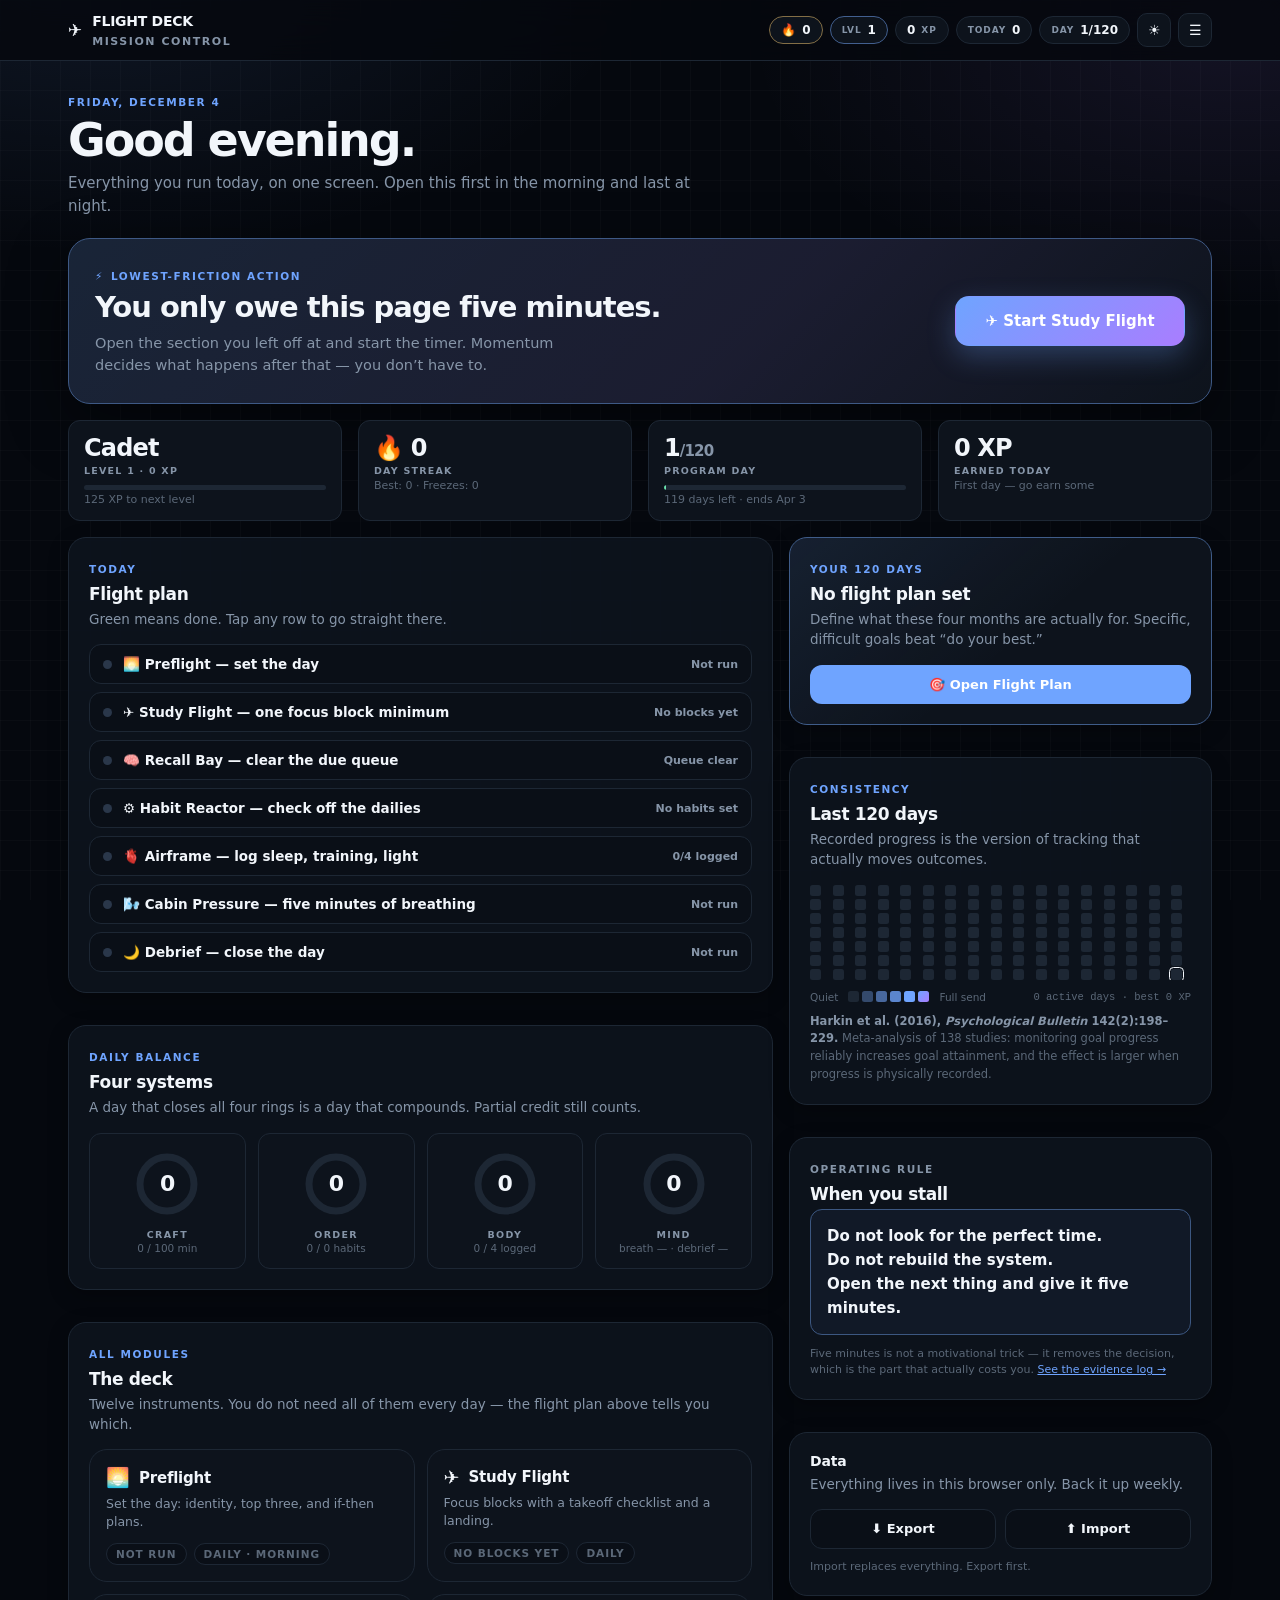
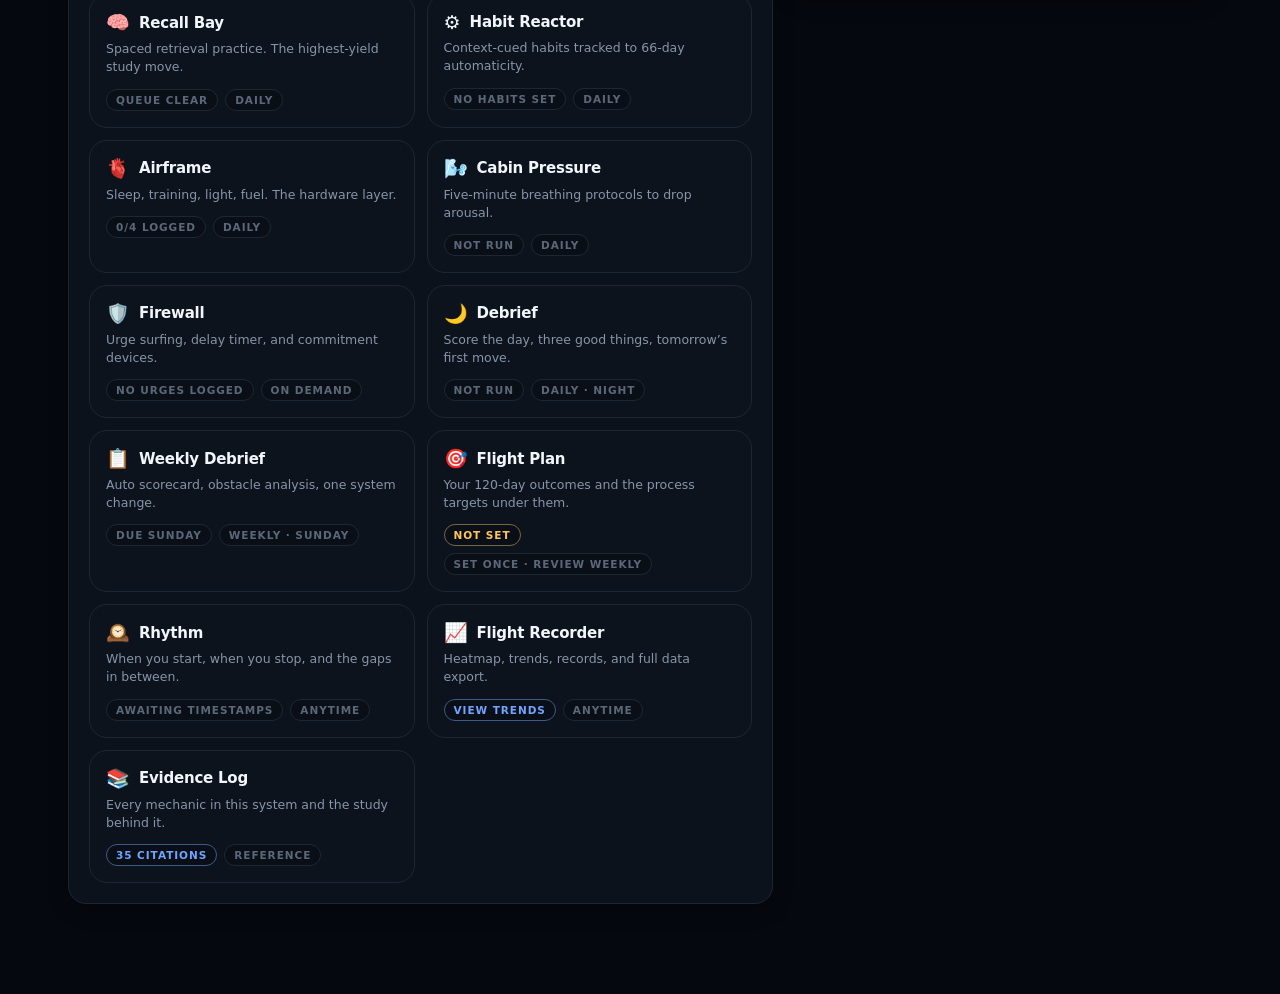
<file: index.html>
<!doctype html>
<html lang="en">
<head>
<meta charset="utf-8"/>
<meta name="viewport" content="width=device-width,initial-scale=1"/>
<title>Flight Deck — Mission Control</title>
<link rel="stylesheet" href="assets/core.css?v=2"/>
<style>
  .hero{
    display:grid;grid-template-columns:1fr auto;gap:22px;align-items:center;padding:26px;
    border:1px solid color-mix(in srgb,var(--accent) 40%,var(--line));border-radius:22px;
    background:linear-gradient(135deg,color-mix(in srgb,var(--accent) 12%,transparent),color-mix(in srgb,var(--accent2) 9%,transparent) 60%,transparent),var(--panel);
    box-shadow:var(--shadow)
  }
  .hero h2{font-size:clamp(21px,3.4vw,29px);margin:0 0 7px;letter-spacing:-.035em;line-height:1.15}
  .hero p{margin:0;color:var(--muted);font-size:14.5px;line-height:1.55;max-width:56ch}
  .hero .btn{min-width:230px}
  .rings{display:grid;grid-template-columns:repeat(4,1fr);gap:12px}
  .ringcell{background:var(--panel);border:1px solid var(--line);border-radius:var(--r-sm);padding:14px 10px;text-align:center}
  .ringcell .cap{font-size:9.5px;text-transform:uppercase;letter-spacing:.14em;font-weight:900;color:var(--muted);margin-top:9px}
  .ringcell .det{font-size:10.5px;color:var(--faint);margin-top:2px}
  .modcard{
    display:flex;flex-direction:column;gap:6px;text-decoration:none;color:var(--text);
    border:1px solid var(--line);background:var(--panel);border-radius:var(--r);padding:16px;transition:.16s
  }
  .modcard:hover{border-color:var(--accent);transform:translateY(-2px);box-shadow:var(--shadow-sm)}
  .modcard .top{display:flex;align-items:center;gap:9px}
  .modcard .ic{font-size:19px}
  .modcard .nm{font-weight:900;letter-spacing:-.015em;font-size:15px}
  .modcard .bl{color:var(--muted);font-size:12.5px;line-height:1.45}
  .modcard .ft{display:flex;align-items:center;gap:7px;margin-top:6px;flex-wrap:wrap}
  .modgrid2{display:grid;grid-template-columns:repeat(auto-fill,minmax(255px,1fr));gap:12px}
  .plan{display:grid;gap:8px}
  .planrow{
    display:flex;align-items:center;gap:11px;padding:11px 13px;border:1px solid var(--line);
    border-radius:var(--r-sm);background:var(--panel2);text-decoration:none;color:var(--text);transition:.15s
  }
  .planrow:hover{border-color:var(--accent);transform:translateX(2px)}
  .planrow .dot{width:9px;height:9px;border-radius:50%;background:var(--line2);flex:none}
  .planrow.on .dot{background:var(--good);box-shadow:0 0 0 3px color-mix(in srgb,var(--good) 22%,transparent)}
  .planrow .lbl{font-weight:800;font-size:13.5px}
  .planrow .st{margin-left:auto;font-size:11px;color:var(--muted);font-weight:800;text-align:right}
  .planrow.on .lbl{color:var(--muted)}
  @media(max-width:640px){.hero{grid-template-columns:1fr}.hero .btn{width:100%}.rings{grid-template-columns:repeat(2,1fr)}}
</style>
</head>
<body data-root="." data-module="">
<div class="wrap">

  <div class="phead">
    <div class="kicker" id="clock">— </div>
    <h1 id="greeting">Mission Control</h1>
    <div class="lede" id="lede">Everything you run today, on one screen. Open this first in the morning and last at night.</div>
  </div>

  <section class="hero" id="hero">
    <div>
      <div class="kicker">⚡ <span id="heroKicker">Next action</span></div>
      <h2 id="heroTitle">Loading…</h2>
      <p id="heroBody"></p>
    </div>
    <a class="btn grad big" id="heroBtn" href="apps/preflight.html">▶ START</a>
  </section>

  <div class="note warn" id="missWarn" style="display:none;margin-top:16px">
    <b>You missed yesterday.</b> The rule is never miss twice — a single lapse doesn't measurably
    slow habit formation, two in a row does. Do the smallest version of today's plan and the streak survives.
  </div>

  <div class="cols c4" style="margin-top:16px">
    <div class="stat">
      <div class="n" id="sRank">Cadet</div>
      <div class="l">Level <span id="sLevel">1</span> · <span id="sXp">0</span> XP</div>
      <div class="bar thin" style="margin-top:9px"><i id="sXpBar"></i></div>
      <div class="sm"><span id="sNeed">125</span> XP to next level</div>
    </div>
    <div class="stat">
      <div class="n">🔥 <span id="sStreak">0</span></div>
      <div class="l">Day streak</div>
      <div class="sm" id="sFreeze">Best: 0 · Freezes: 0</div>
    </div>
    <div class="stat">
      <div class="n"><span id="sDayNo">1</span><span class="muted" style="font-size:15px">/120</span></div>
      <div class="l">Program day</div>
      <div class="bar thin good" style="margin-top:9px"><i id="sDayBar"></i></div>
      <div class="sm"><span id="sLeft">119</span> days left · ends <span id="sEnd">—</span></div>
    </div>
    <div class="stat">
      <div class="n" id="sToday">0 XP</div>
      <div class="l">Earned today</div>
      <div class="sm" id="sPace">—</div>
    </div>
  </div>

  <div class="cols main" style="margin-top:16px">
    <div class="stack">

      <section class="card">
        <div class="kicker">Today</div>
        <h2>Flight plan</h2>
        <p class="sub">Green means done. Tap any row to go straight there.</p>
        <div class="plan" id="plan"></div>
      </section>

      <section class="card">
        <div class="kicker">Daily balance</div>
        <h2>Four systems</h2>
        <p class="sub">A day that closes all four rings is a day that compounds. Partial credit still counts.</p>
        <div class="rings" id="rings"></div>
      </section>

      <section class="card">
        <div class="kicker">All modules</div>
        <h2>The deck</h2>
        <p class="sub">Twelve instruments. You do not need all of them every day — the flight plan above tells you which.</p>
        <div class="modgrid2" id="mods"></div>
      </section>

    </div>

    <div class="stack">

      <section class="card accent">
        <div class="kicker">Your 120 days</div>
        <h2 id="goalTitle">No flight plan set</h2>
        <p class="sub" id="goalSub">Define what these four months are actually for. Specific, difficult goals beat “do your best.”</p>
        <div id="goalList"></div>
        <a class="btn wide primary" href="apps/flightplan.html" style="margin-top:12px;display:block;text-align:center;text-decoration:none">🎯 Open Flight Plan</a>
      </section>

      <section class="card">
        <div class="kicker">Consistency</div>
        <h2>Last 120 days</h2>
        <p class="sub">Recorded progress is the version of tracking that actually moves outcomes.</p>
        <div class="scrollx"><div class="heat" id="heat"></div></div>
        <div class="row" style="margin-top:11px;font-size:10.5px;color:var(--faint)">
          <span>Quiet</span>
          <span class="heat" style="grid-auto-flow:column;grid-template-rows:1fr">
            <i></i><i data-l="1"></i><i data-l="2"></i><i data-l="3"></i><i data-l="4"></i><i data-l="5"></i>
          </span>
          <span>Full send</span>
          <span class="right mono" id="heatStat"></span>
        </div>
        <div class="cite"><b>Harkin et al. (2016), <i>Psychological Bulletin</i> 142(2):198–229.</b>
          Meta-analysis of 138 studies: monitoring goal progress reliably increases goal attainment,
          and the effect is larger when progress is physically recorded.</div>
      </section>

      <section class="card">
        <div class="kicker muted">Operating rule</div>
        <h2>When you stall</h2>
        <div class="note acc" style="font-size:15px;font-weight:800;line-height:1.6">
          Do not look for the perfect time.<br>
          Do not rebuild the system.<br>
          Open the next thing and give it five minutes.
        </div>
        <div class="tiny" style="margin-top:11px">
          Five minutes is not a motivational trick — it removes the decision, which is the part that
          actually costs you. <a href="evidence.html">See the evidence log →</a>
        </div>
      </section>

      <section class="card">
        <h3>Data</h3>
        <p class="sub">Everything lives in this browser only. Back it up weekly.</p>
        <div class="btnrow grid2">
          <button class="btn" onclick="FD.exportJSON()">⬇ Export</button>
          <button class="btn" onclick="document.getElementById('imp').click()">⬆ Import</button>
        </div>
        <input type="file" id="imp" accept="application/json" style="display:none"/>
        <div class="tiny" style="margin-top:10px">Import replaces everything. Export first.</div>
      </section>

    </div>
  </div>
</div>

<script src="assets/core.js?v=2"></script>
<script>
/* ---------- greeting + hero routing ---------- */
function refresh(){
  const now=new Date(), h=now.getHours();
  document.getElementById('clock').textContent=
    FD.parseKey(FD.key()).toLocaleDateString(undefined,{weekday:'long',month:'long',day:'numeric'}).toUpperCase()+
    (FD.inExtended()?'  ·  STILL LOGGING TO THIS DAY UNTIL '+FD.rollover()+':00AM':'');

  const pre=FD.mod('preflight').committed, deb=FD.mod('debrief').committed;
  const g = h<5?'Still up':h<12?'Good morning':h<17?'Good afternoon':h<21?'Good evening':'Winding down';
  document.getElementById('greeting').textContent=g+'.';

  const studyMin=FD.mod('study').minutes||0;
  let hero;
  const dayLabel=FD.parseKey(FD.key()).toLocaleDateString(undefined,{weekday:'long'});
  if(h>=20 || FD.inExtended()){
    hero = deb
      ? {k:'Day closed',t:'Debrief is done. Park the plane.',b:'Screens down, room dark and cool. Sleep is when today’s studying is actually written to disk (Rasch & Born, 2013).',bt:'🌙 Reopen Debrief',u:'apps/debrief.html'}
      : FD.inExtended()
        ? {k:'Still open',t:dayLabel+' isn’t closed yet.',b:'It’s past midnight, but your day runs to '+FD.rollover()+'am — this still closes out '+dayLabel+'. Five minutes, then sleep.',bt:'🌙 Close '+dayLabel,u:'apps/debrief.html'}
        : {k:'Last thing tonight',t:'Run the Debrief before bed.',b:'Score the day, write three good things, and choose tomorrow’s first move so the morning has no decision in it.',bt:'🌙 Run Debrief',u:'apps/debrief.html'};
  } else if(!pre && h<12){
    hero = {k:'First thing today',t:'Run Preflight. It takes four minutes.',b:'Name who you’re being today, pick three outcomes, and write an if-then plan for the one obstacle you already know is coming.',bt:'🌅 Run Preflight',u:'apps/preflight.html'};
  } else if(studyMin<25){
    hero = {k:'Lowest-friction action',t:'You only owe this page five minutes.',b:'Open the section you left off at and start the timer. Momentum decides what happens after that — you don’t have to.',bt:'✈️ Start Study Flight',u:'apps/study.html'};
  } else {
    const due=dueCards();
    hero = due>0
      ? {k:'Highest yield left today',t:due+' card'+(due===1?'':'s')+' due for recall.',b:'Retrieval practice beats rereading by a wide margin, and the spacing is doing most of the work.',bt:'🧠 Open Recall Bay',u:'apps/recall.html'}
      : {k:'Keep the streak honest',t:'Core work is done. Take the easy wins.',b:'Five minutes of breathing, your habit checklist, and the body log. Small closes count as closes.',bt:'⚙️ Open Habit Reactor',u:'apps/habits.html'};
  }
  document.getElementById('heroKicker').textContent=hero.k;
  document.getElementById('heroTitle').textContent=hero.t;
  document.getElementById('heroBody').textContent=hero.b;
  const hb=document.getElementById('heroBtn'); hb.textContent=hero.bt; hb.href=hero.u;

  /* ---------- stat strip ---------- */
  const li=FD.levelInfo(), pr=FD.program(), s=FD.read();
  document.getElementById('sRank').textContent=li.rank;
  document.getElementById('sLevel').textContent=li.level;
  document.getElementById('sXp').textContent=li.xp.toLocaleString();
  document.getElementById('sXpBar').style.width=li.pct+'%';
  document.getElementById('sNeed').textContent=li.need.toLocaleString();
  document.getElementById('sStreak').textContent=FD.streak();
  document.getElementById('sFreeze').textContent='Best: '+(s.records.bestStreak||0)+' · Freezes: '+(s.freezes||0);
  document.getElementById('sDayNo').textContent=pr.dayNo;
  document.getElementById('sDayBar').style.width=pr.pct+'%';
  document.getElementById('sLeft').textContent=pr.left;
  document.getElementById('sEnd').textContent=FD.parseKey(pr.end).toLocaleDateString(undefined,{month:'short',day:'numeric'});
  const td=FD.day().xp||0;
  document.getElementById('sToday').textContent=td+' XP';
  const days=Object.values(s.days).filter(d=>d.xp>0).length;
  document.getElementById('sPace').textContent=days?Math.round(s.xp/days)+' XP/day average':'First day — go earn some';

  document.getElementById('missWarn').style.display=FD.missedYesterday()?'block':'none';

  paintPlan(); paintRings(); paintMods(); paintHeat(); paintGoals();
}

/* ---------- module status ---------- */
function dueCards(){
  const t=FD.key();
  return (FD.read().cards||[]).filter(c=>!c.due||c.due<=t).length;
}
function habitStats(){
  const hs=FD.read().habits||[], done=FD.mod('habits').done||{};
  const act=hs.filter(h=>!h.archived);
  return {total:act.length, done:act.filter(h=>done[h.id]).length};
}
function bodyScore(){
  const b=FD.mod('body'); let n=0;
  if(b.sleepHours) n++; if(b.trainMin) n++; if(b.movement) n++; if(b.sunlight) n++;
  return {n, total:4};
}
function statusOf(id){
  const m=id=>FD.mod(id);
  switch(id){
    case 'preflight': return m('preflight').committed?{t:'Committed',on:1}:{t:'Not run',on:0};
    case 'study':{const x=m('study').minutes||0;return {t:x?x+' min focused':'No blocks yet',on:x>=25?1:0};}
    case 'recall':{const d=dueCards(),r=m('recall').reviewed||0;
      return d>0?{t:d+' due',on:0,due:1}:{t:r?r+' reviewed · queue clear':'Queue clear',on:r?1:0};}
    case 'habits':{const h=habitStats();return h.total?{t:h.done+'/'+h.total+' done',on:h.done===h.total?1:0}:{t:'No habits set',on:0};}
    case 'body':{const b=bodyScore();return {t:b.n+'/4 logged',on:b.n>=3?1:0};}
    case 'mind':{const x=m('mind').sessions||0;return {t:x?x+' session'+(x===1?'':'s'):'Not run',on:x>0?1:0};}
    case 'firewall':{const u=(FD.read().urges||[]).filter(u=>u.date===FD.key());
      return u.length?{t:u.filter(x=>x.won).length+'/'+u.length+' urges beaten',on:1}:{t:'No urges logged',on:0};}
    case 'debrief': return m('debrief').committed?{t:'Day closed',on:1}:{t:'Not run',on:0};
    case 'weekly':{const w=FD.read().weeks||{};const wk=FD.weekKey();
      return w[wk]&&w[wk].committed?{t:'This week reviewed',on:1}:{t:(FD.dow()===0?'Due today':'Due Sunday'),on:0,due:FD.dow()===0?1:0};}
    case 'flightplan':{const g=(FD.read().goals||[]).length;return g?{t:g+' goal'+(g===1?'':'s')+' active',on:1}:{t:'Not set',on:0,due:1};}
    case 'rhythm':{
      const t=FD.lastDays(30).filter(k=>{
        const mm=((FD.read().days[k]||{}).mods)||{};
        return (mm.preflight&&mm.preflight.at!=null)||(mm.debrief&&mm.debrief.at!=null);
      }).length;
      return t?{t:t+' days timed',on:-1}:{t:'Awaiting timestamps',on:0};}
    case 'recorder': return {t:'View trends',on:-1};
    case 'evidence': return {t:'35 citations',on:-1};
  }
  return {t:'',on:-1};
}

/* ---------- today's plan ---------- */
const PLAN=[
  {id:'preflight',lbl:'Preflight — set the day'},
  {id:'study',    lbl:'Study Flight — one focus block minimum'},
  {id:'recall',   lbl:'Recall Bay — clear the due queue'},
  {id:'habits',   lbl:'Habit Reactor — check off the dailies'},
  {id:'body',     lbl:'Airframe — log sleep, training, light'},
  {id:'mind',     lbl:'Cabin Pressure — five minutes of breathing'},
  {id:'debrief',  lbl:'Debrief — close the day'}
];
function paintPlan(){
  const sun=FD.dow()===0;
  const rows=PLAN.concat(sun?[{id:'weekly',lbl:'Weekly Debrief — it’s Sunday'}]:[]);
  document.getElementById('plan').innerHTML=rows.map(r=>{
    const st=statusOf(r.id), m=FD.MODULES.find(x=>x.id===r.id);
    return '<a class="planrow'+(st.on===1?' on':'')+'" href="'+m.file+'">'+
      '<span class="dot"></span><span class="lbl">'+m.icon+'  '+FD.esc(r.lbl)+'</span>'+
      '<span class="st">'+FD.esc(st.t)+'</span></a>';
  }).join('');
}

/* ---------- rings ---------- */
function ring(pct,label,detail,color){
  const R=27,C=2*Math.PI*R,off=C*(1-Math.min(1,pct/100));
  return '<div class="ringcell"><div class="ring-wrap">'+
    '<svg width="72" height="72" viewBox="0 0 72 72">'+
      '<circle cx="36" cy="36" r="'+R+'" fill="none" stroke="var(--line)" stroke-width="7"/>'+
      '<circle cx="36" cy="36" r="'+R+'" fill="none" stroke="'+color+'" stroke-width="7" stroke-linecap="round" '+
      'stroke-dasharray="'+C.toFixed(1)+'" stroke-dashoffset="'+off.toFixed(1)+'" transform="rotate(-90 36 36)"/>'+
    '</svg>'+
    '<div class="val"><div class="b">'+Math.round(pct)+'</div></div>'+
    '</div><div class="cap">'+label+'</div><div class="det">'+detail+'</div></div>';
}
function paintRings(){
  const sm=FD.mod('study').minutes||0, h=habitStats(), b=bodyScore();
  const mindOk=(FD.mod('mind').sessions||0)>0, debOk=!!FD.mod('debrief').committed;
  const craft=FD.pct(sm,100);
  const order=h.total?FD.pct(h.done,h.total):0;
  const body=FD.pct(b.n,b.total);
  const mind=(mindOk?50:0)+(debOk?50:0);
  document.getElementById('rings').innerHTML=
    ring(craft,'Craft',sm+' / 100 min','var(--accent)')+
    ring(order,'Order',h.done+' / '+(h.total||0)+' habits','var(--accent2)')+
    ring(body,'Body',b.n+' / 4 logged','var(--good)')+
    ring(mind,'Mind',(mindOk?'breath ✓':'breath —')+' · '+(debOk?'debrief ✓':'debrief —'),'var(--warn)');
}

/* ---------- module grid ---------- */
function paintMods(){
  document.getElementById('mods').innerHTML=FD.MODULES.map(m=>{
    const st=statusOf(m.id);
    const cls=st.on===1?'pill on':st.due?'pill due':st.on===0?'pill off':'pill acc';
    return '<a class="modcard" href="'+m.file+'">'+
      '<div class="top"><span class="ic">'+m.icon+'</span><span class="nm">'+m.name+'</span></div>'+
      '<div class="bl">'+FD.esc(m.blurb)+'</div>'+
      '<div class="ft"><span class="'+cls+'">'+FD.esc(st.t)+'</span>'+
      '<span class="pill off">'+FD.esc(m.cadence)+'</span></div></a>';
  }).join('');
}

/* ---------- heatmap ---------- */
function paintHeat(){
  const days=FD.lastDays(119), s=FD.read(), t=FD.key();
  let active=0, best=0;
  document.getElementById('heat').innerHTML=days.map(k=>{
    const xp=(s.days[k]&&s.days[k].xp)||0;
    if(xp>0) active++; best=Math.max(best,xp);
    const l=xp===0?0:xp<40?1:xp<90?2:xp<160?3:xp<250?4:5;
    return '<i data-l="'+l+'"'+(k===t?' data-today="1"':'')+' title="'+k+' · '+xp+' XP"></i>';
  }).join('');
  document.getElementById('heatStat').textContent=active+' active days · best '+best+' XP';
}

/* ---------- goals ---------- */
function paintGoals(){
  const gs=FD.read().goals||[];
  if(!gs.length){ document.getElementById('goalList').innerHTML=''; return; }
  document.getElementById('goalTitle').textContent='Your 120-day targets';
  document.getElementById('goalSub').textContent='Progress toward what these four months are actually for.';
  document.getElementById('goalList').innerHTML=gs.map(g=>{
    const p=FD.pct(Number(g.current||0)-Number(g.start||0),Number(g.target||1)-Number(g.start||0));
    return '<div style="margin-bottom:13px">'+
      '<div class="row" style="gap:7px;margin-bottom:6px"><b style="font-size:13.5px">'+FD.esc(g.title)+'</b>'+
      '<span class="right mono muted" style="font-size:11.5px">'+FD.esc(g.current||0)+' / '+FD.esc(g.target)+' '+FD.esc(g.unit||'')+'</span></div>'+
      '<div class="bar thin"><i style="width:'+p+'%"></i></div></div>';
  }).join('');
}

document.getElementById('imp').addEventListener('change',e=>{
  if(e.target.files[0]) FD.importJSON(e.target.files[0],ok=>ok&&location.reload());
});
document.addEventListener('fd:xp',refresh);
refresh();
setInterval(refresh,60000);
</script>
</body>
</html>
</file>
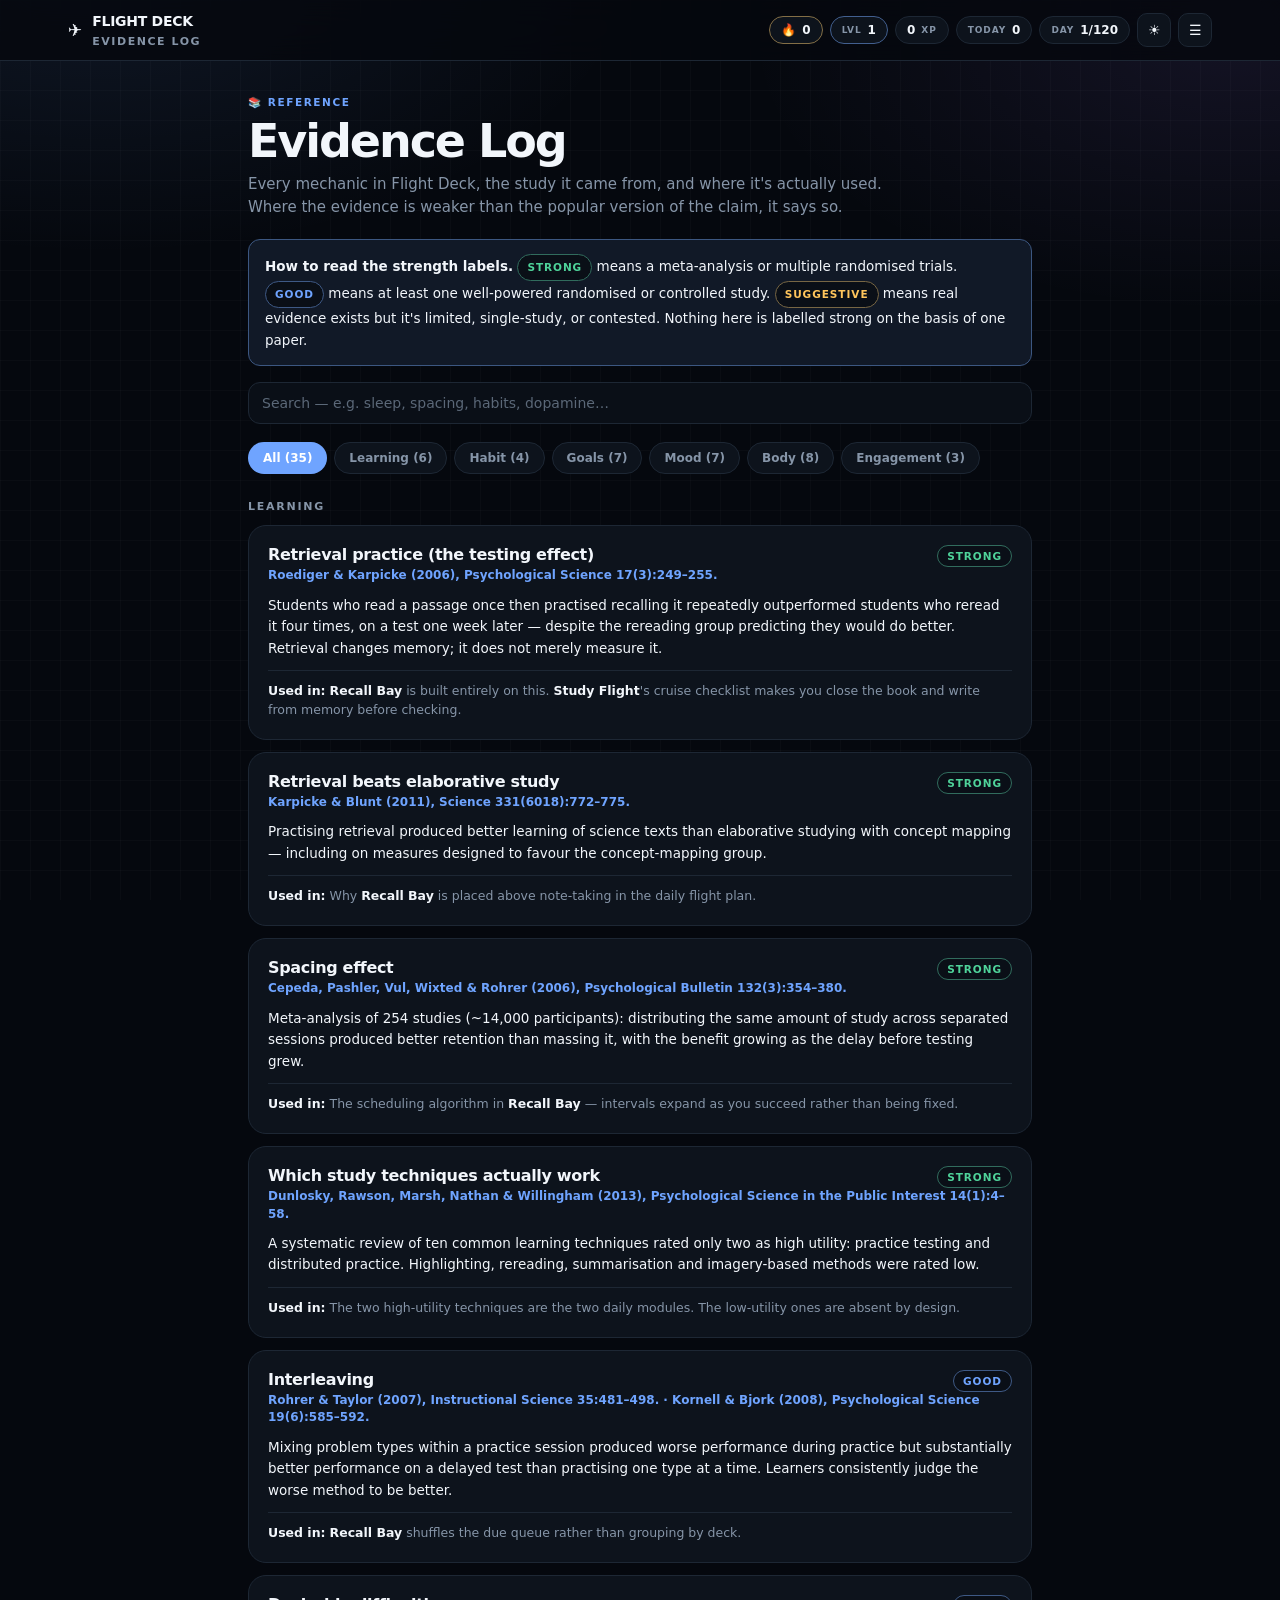
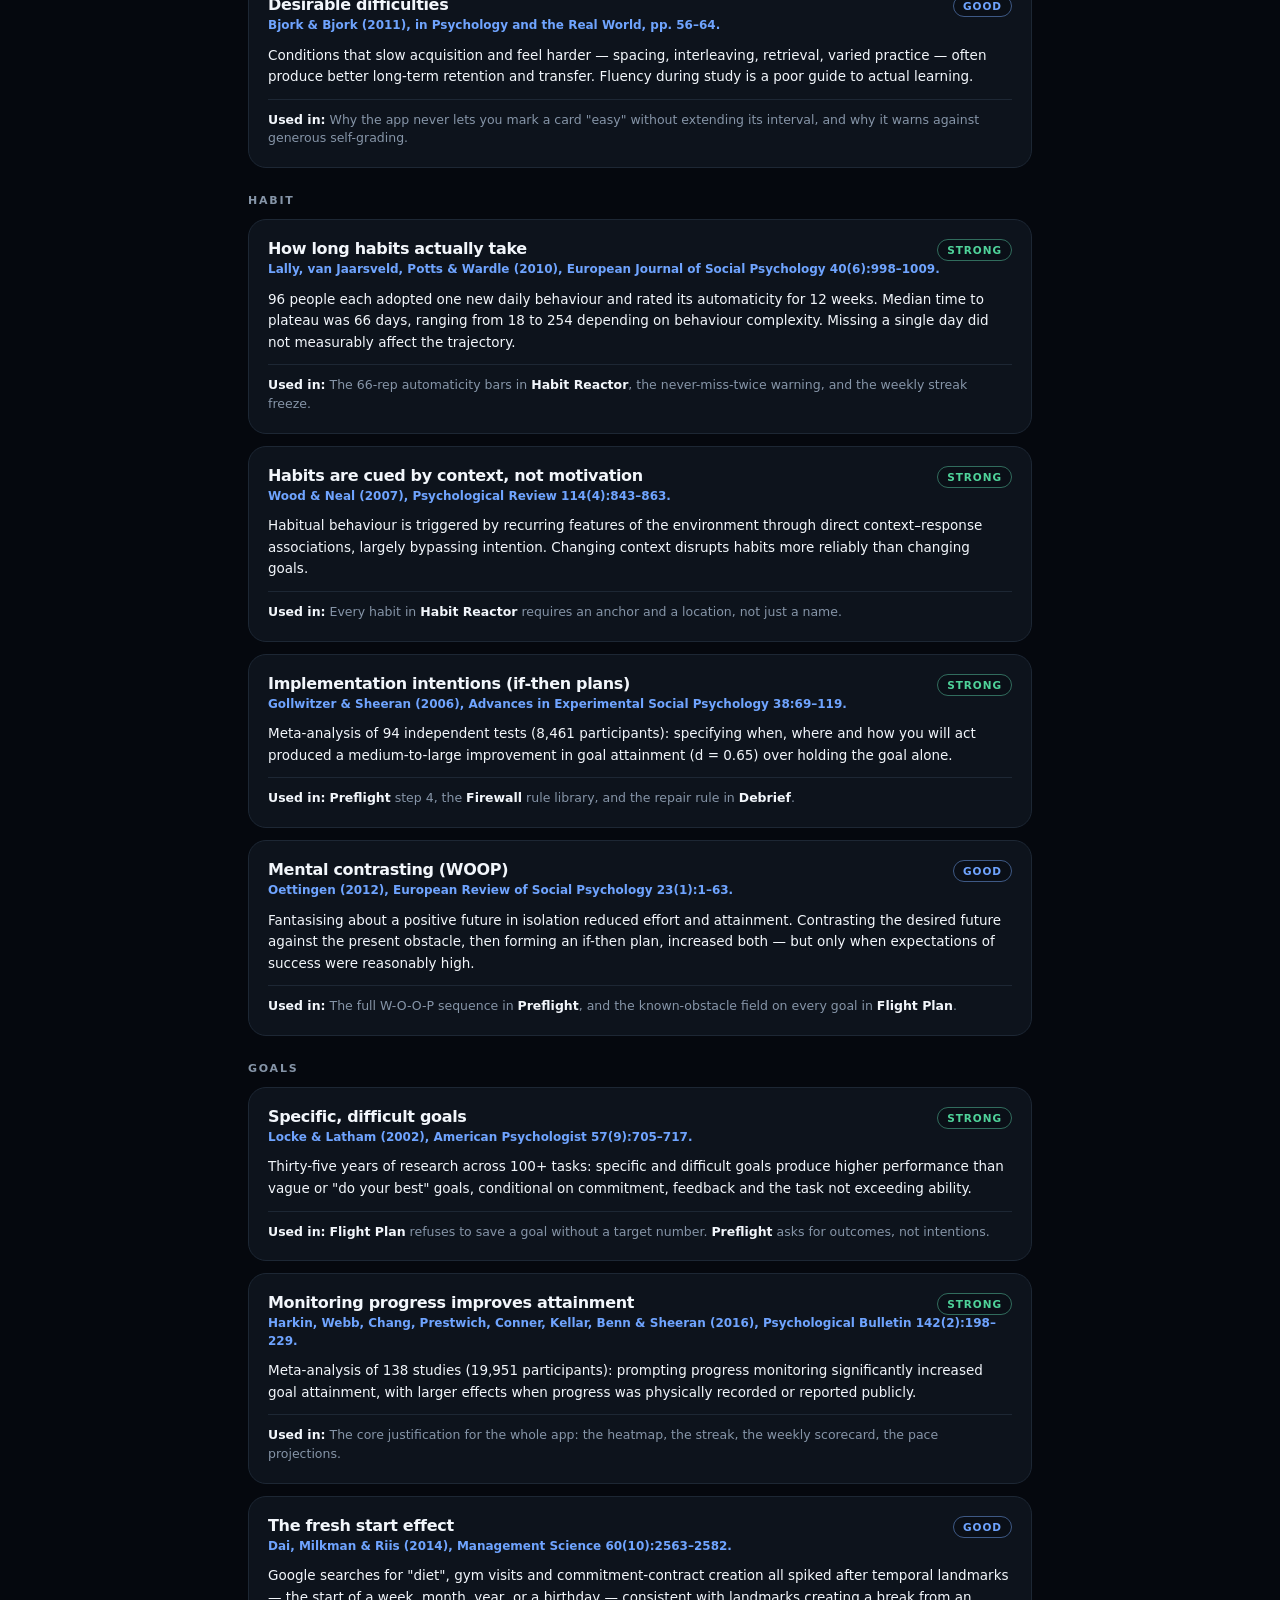
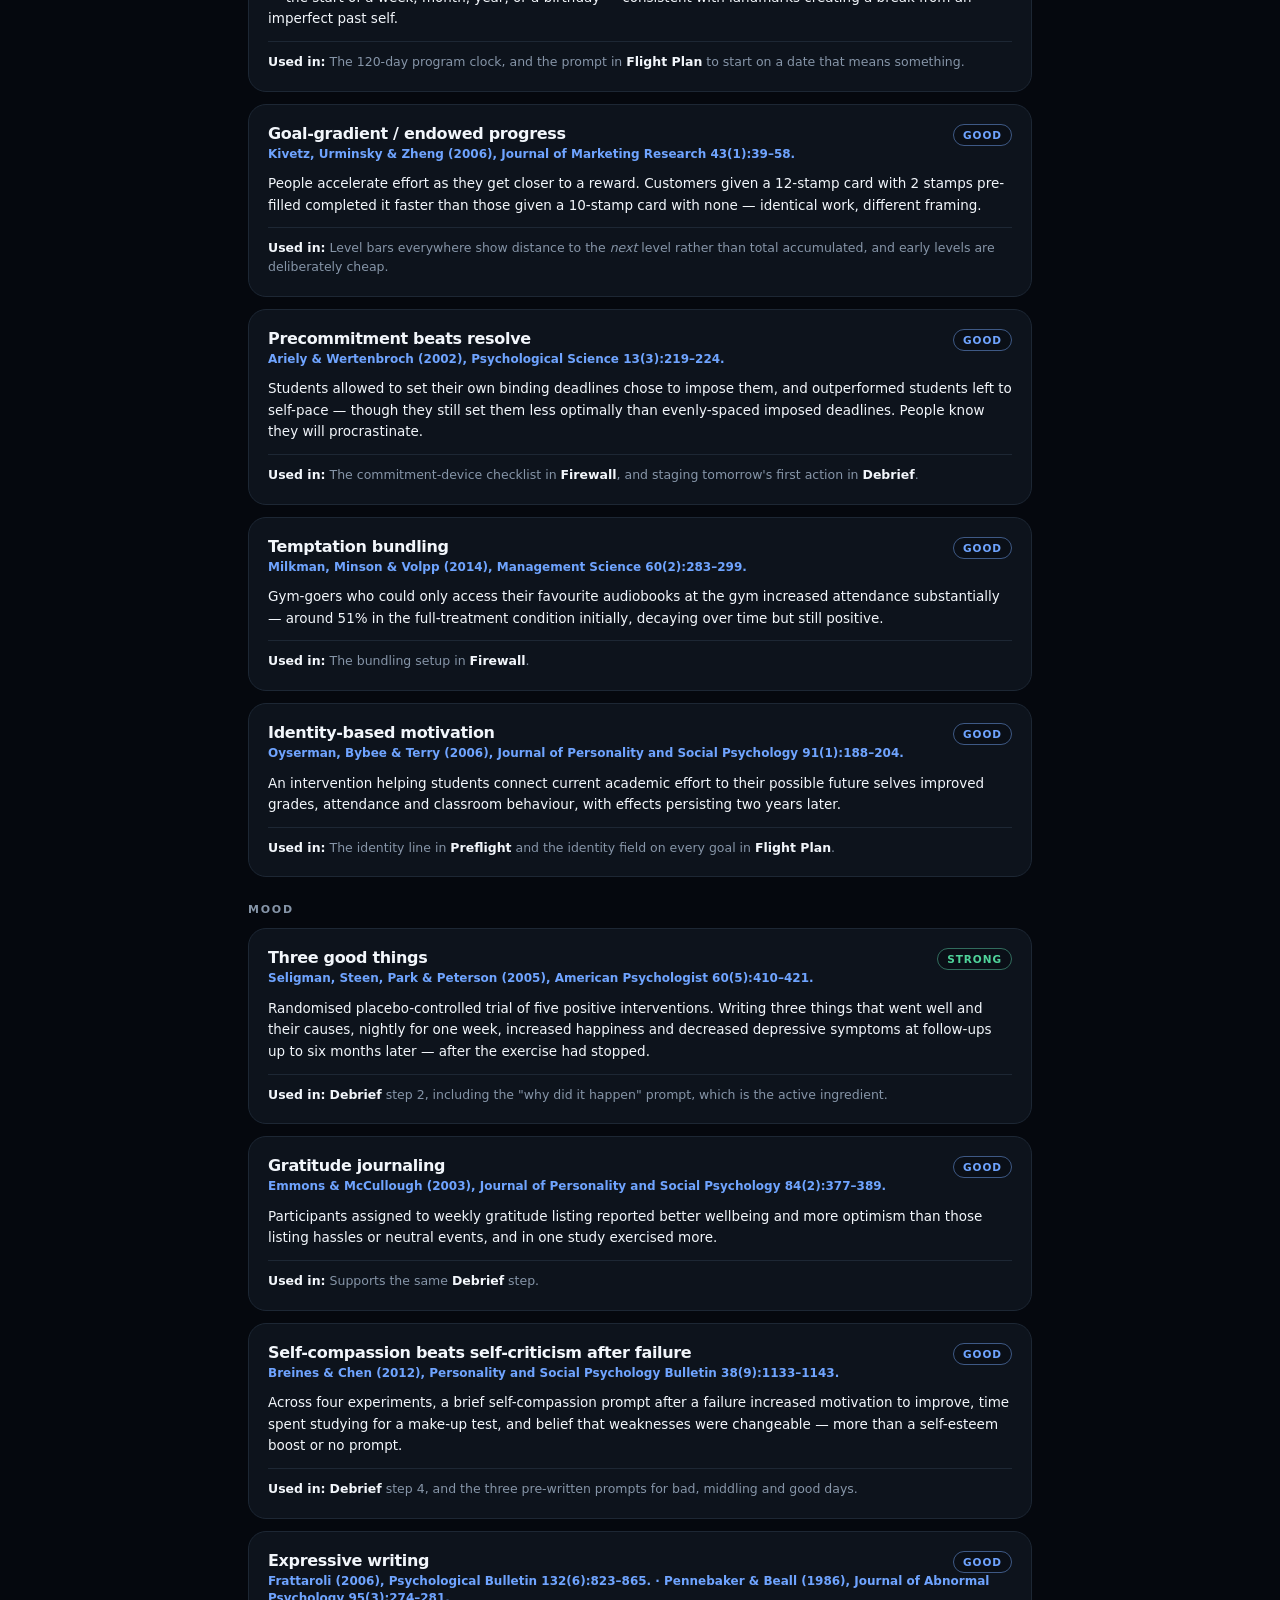
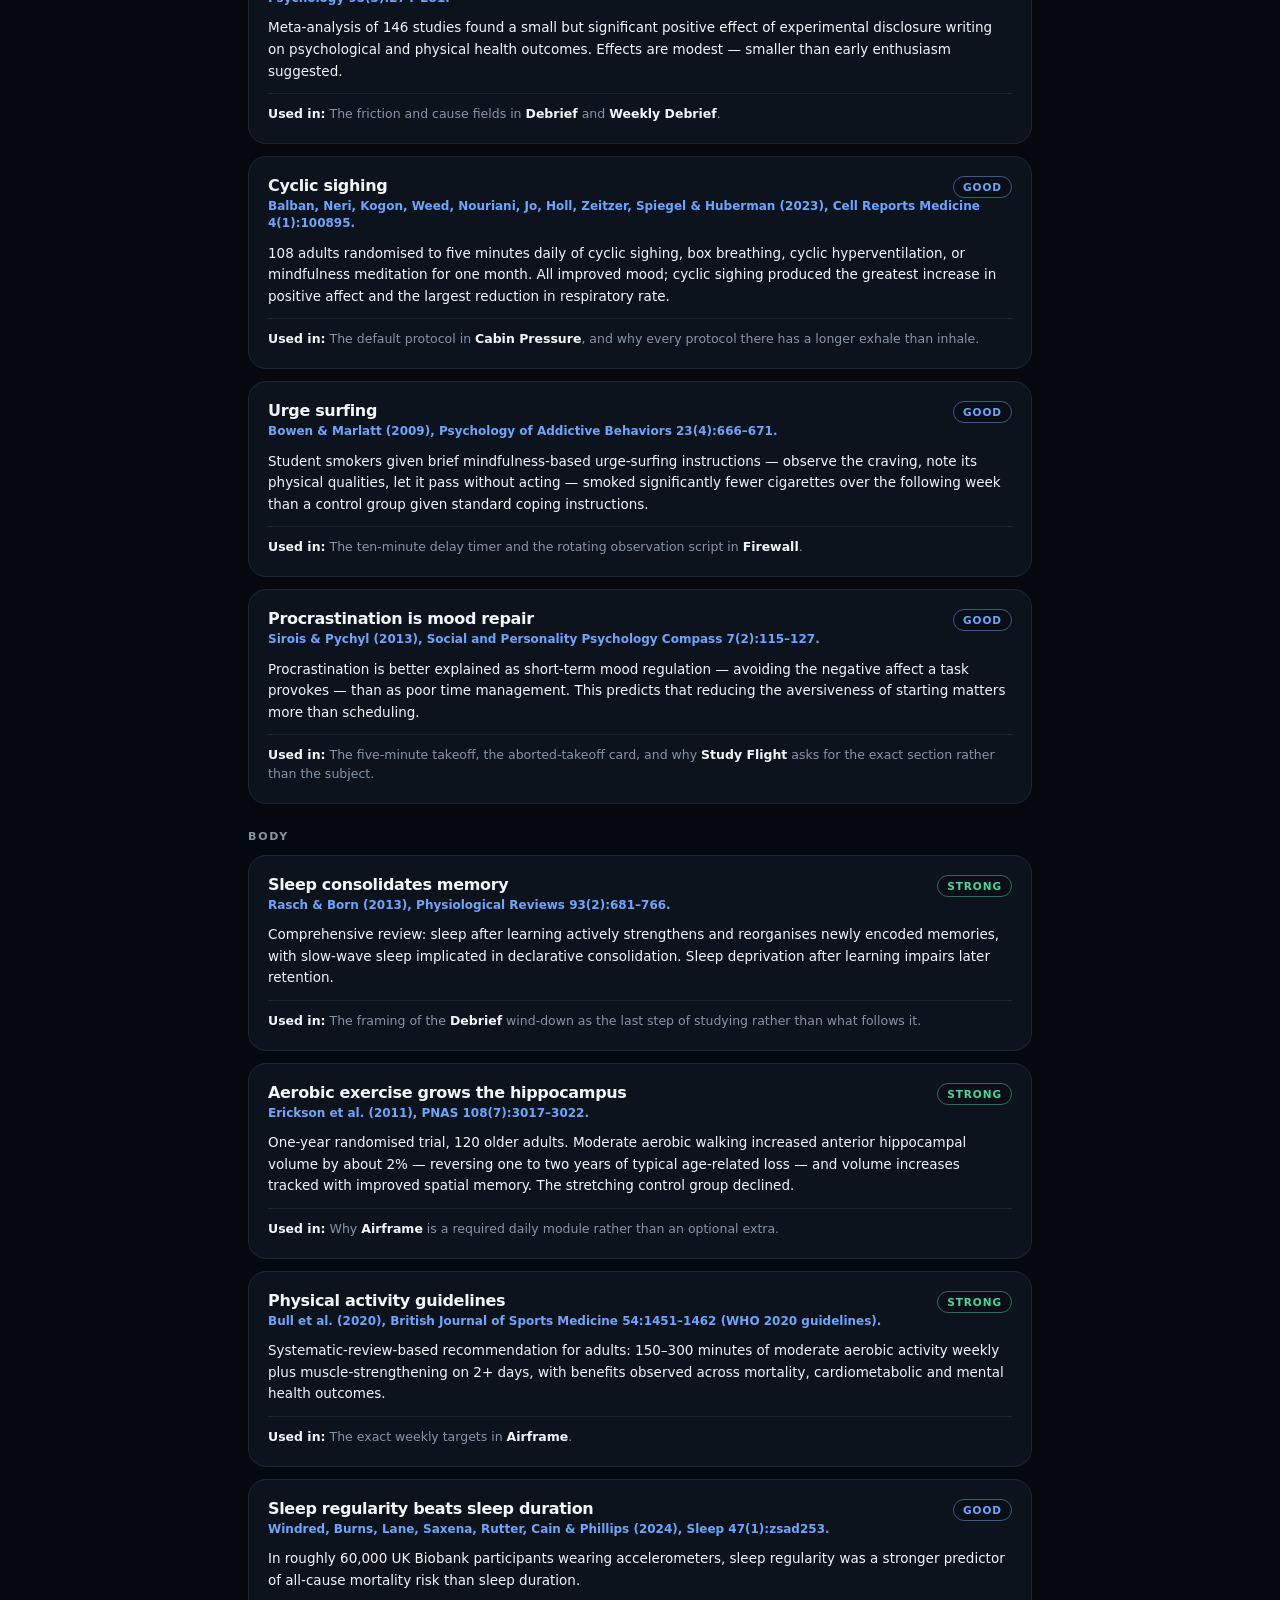
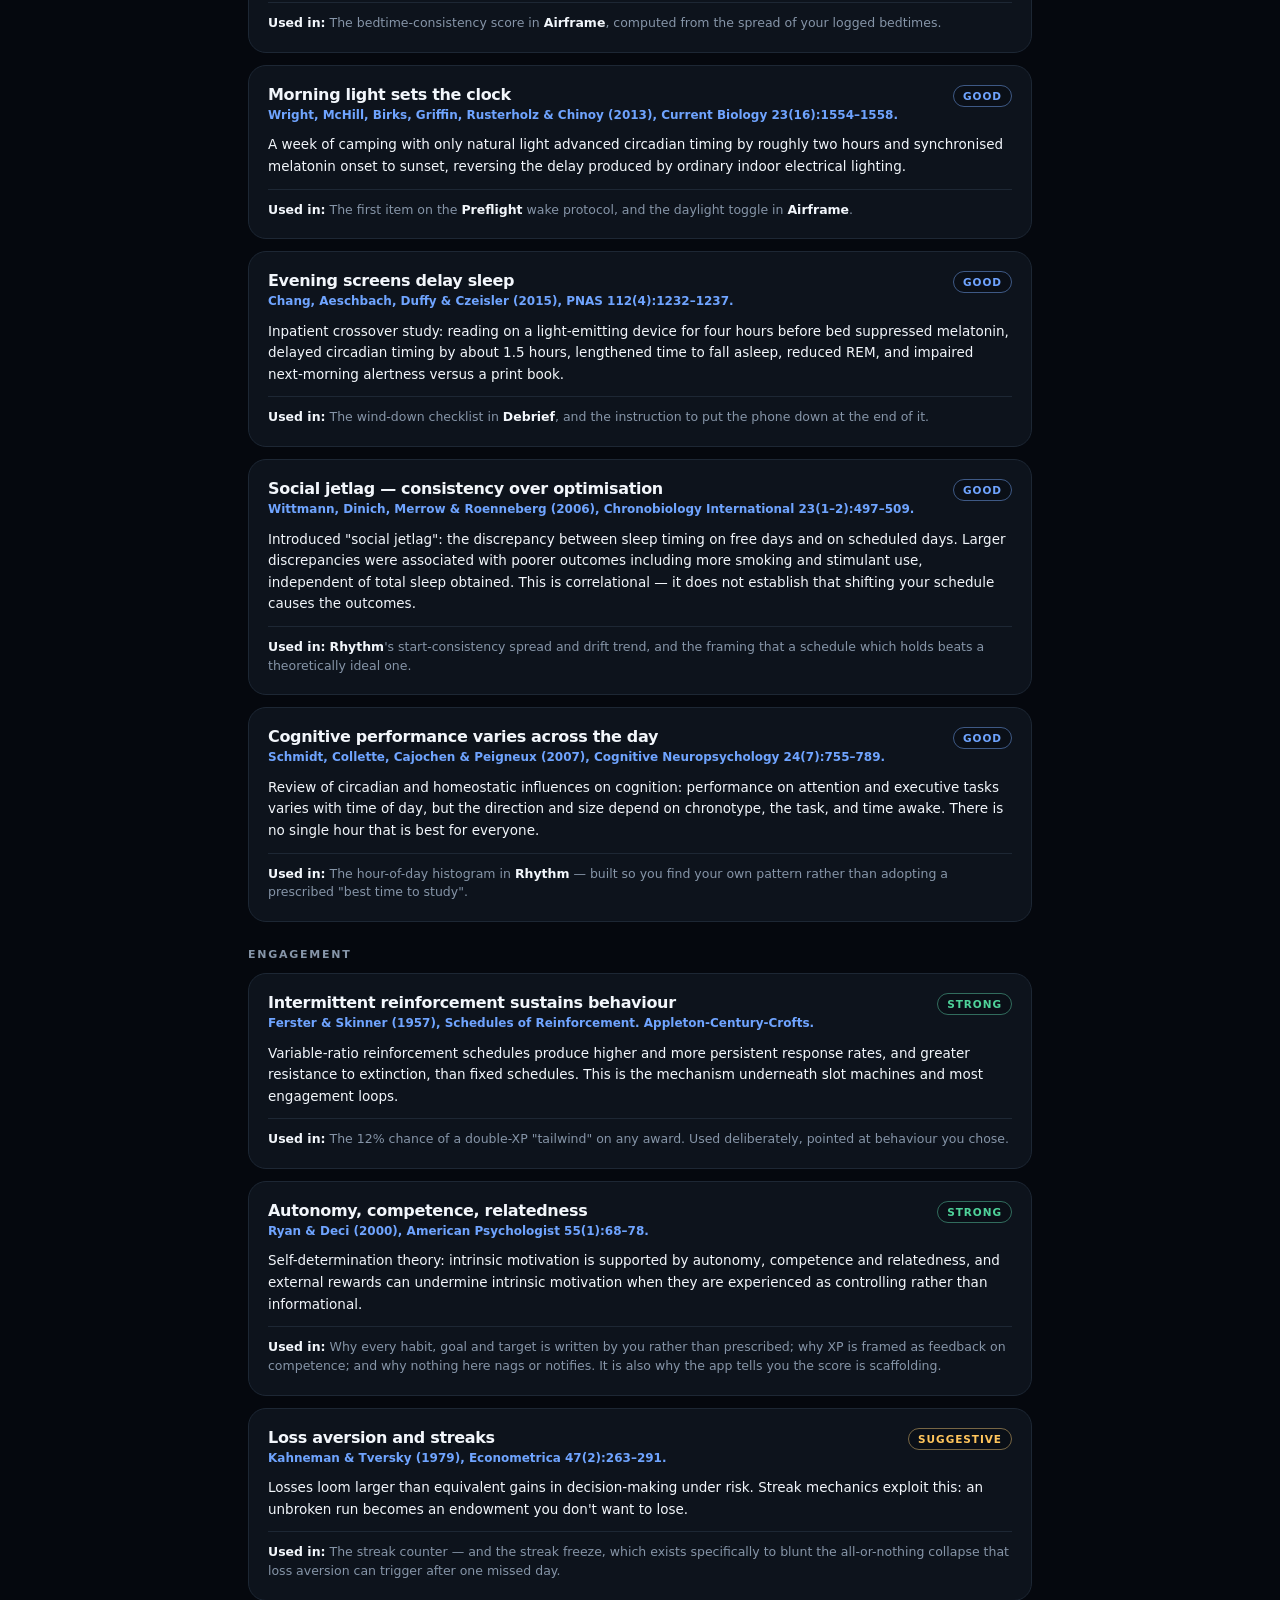
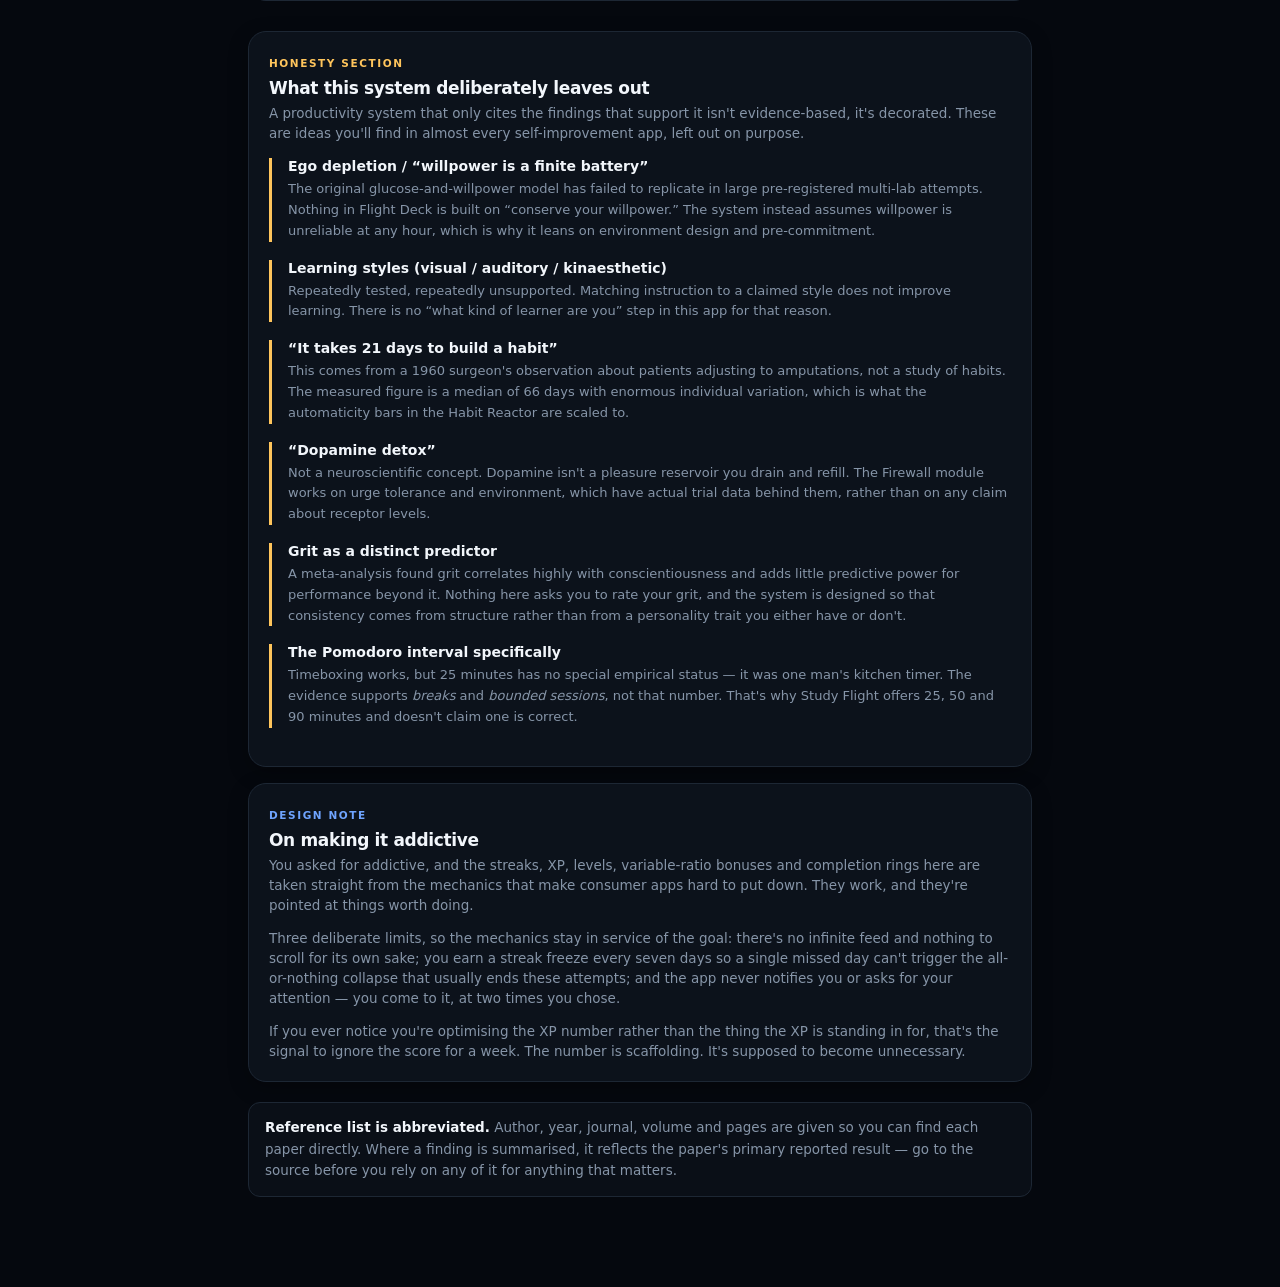
<file: evidence.html>
<!doctype html>
<html lang="en">
<head>
<meta charset="utf-8"/>
<meta name="viewport" content="width=device-width,initial-scale=1"/>
<title>Evidence Log — Flight Deck</title>
<link rel="stylesheet" href="assets/core.css?v=2"/>
<style>
  .filters{display:flex;gap:7px;flex-wrap:wrap;margin:18px 0}
  .filters button{
    padding:8px 14px;border-radius:999px;border:1px solid var(--line);background:var(--panel);
    color:var(--muted);font-weight:850;font-size:12px;cursor:pointer;font-family:inherit;transition:.15s
  }
  .filters button.on{background:var(--accent);color:#fff;border-color:transparent}
  .filters button:hover{border-color:var(--line2)}
  .ev{border:1px solid var(--line);border-radius:var(--r);background:var(--panel);padding:19px;margin-bottom:12px}
  .ev h3{font-size:16px;margin:0 0 3px;letter-spacing:-.02em}
  .ev .src{font-size:12px;color:var(--accent);font-weight:800;margin-bottom:10px;line-height:1.45}
  .ev .find{font-size:13.5px;line-height:1.6;color:var(--text)}
  .ev .use{font-size:12.5px;color:var(--muted);margin-top:11px;padding-top:11px;border-top:1px solid var(--line);line-height:1.5}
  .ev .use b{color:var(--text)}
  .ev .strength{float:right;margin-left:10px}
  .search{margin-bottom:16px}
  .grp{font-size:11px;letter-spacing:.16em;text-transform:uppercase;color:var(--muted);font-weight:900;margin:26px 0 12px}
  .caveat{border-left:3px solid var(--warn);padding-left:16px;margin-bottom:18px}
  .caveat h4{margin:0 0 5px;font-size:14px}
  .caveat p{margin:0;font-size:13px;color:var(--muted);line-height:1.6}
</style>
</head>
<body data-root="." data-module="evidence">
<div class="wrap wrap-narrow">

  <div class="phead">
    <div class="kicker">📚 Reference</div>
    <h1>Evidence Log</h1>
    <div class="lede">Every mechanic in Flight Deck, the study it came from, and where it's actually used. Where the
      evidence is weaker than the popular version of the claim, it says so.</div>
  </div>

  <div class="note acc">
    <b>How to read the strength labels.</b>
    <span class="pill on">Strong</span> means a meta-analysis or multiple randomised trials.
    <span class="pill acc">Good</span> means at least one well-powered randomised or controlled study.
    <span class="pill due">Suggestive</span> means real evidence exists but it's limited, single-study, or contested.
    Nothing here is labelled strong on the basis of one paper.
  </div>

  <div class="search">
    <input type="text" id="q" placeholder="Search — e.g. sleep, spacing, habits, dopamine…" style="margin-top:16px"/>
  </div>
  <div class="filters" id="filters"></div>
  <div id="list"></div>

  <section class="card" style="margin-top:30px">
    <div class="kicker warn">Honesty section</div>
    <h2>What this system deliberately leaves out</h2>
    <p class="sub">A productivity system that only cites the findings that support it isn't evidence-based, it's
      decorated. These are ideas you'll find in almost every self-improvement app, left out on purpose.</p>

    <div class="caveat">
      <h4>Ego depletion / “willpower is a finite battery”</h4>
      <p>The original glucose-and-willpower model has failed to replicate in large pre-registered multi-lab attempts.
        Nothing in Flight Deck is built on “conserve your willpower.” The system instead assumes willpower is
        unreliable at any hour, which is why it leans on environment design and pre-commitment.</p>
    </div>

    <div class="caveat">
      <h4>Learning styles (visual / auditory / kinaesthetic)</h4>
      <p>Repeatedly tested, repeatedly unsupported. Matching instruction to a claimed style does not improve learning.
        There is no “what kind of learner are you” step in this app for that reason.</p>
    </div>

    <div class="caveat">
      <h4>“It takes 21 days to build a habit”</h4>
      <p>This comes from a 1960 surgeon's observation about patients adjusting to amputations, not a study of habits.
        The measured figure is a median of 66 days with enormous individual variation, which is what the automaticity
        bars in the Habit Reactor are scaled to.</p>
    </div>

    <div class="caveat">
      <h4>“Dopamine detox”</h4>
      <p>Not a neuroscientific concept. Dopamine isn't a pleasure reservoir you drain and refill. The Firewall module
        works on urge tolerance and environment, which have actual trial data behind them, rather than on any claim
        about receptor levels.</p>
    </div>

    <div class="caveat">
      <h4>Grit as a distinct predictor</h4>
      <p>A meta-analysis found grit correlates highly with conscientiousness and adds little predictive power for
        performance beyond it. Nothing here asks you to rate your grit, and the system is designed so that consistency
        comes from structure rather than from a personality trait you either have or don't.</p>
    </div>

    <div class="caveat">
      <h4>The Pomodoro interval specifically</h4>
      <p>Timeboxing works, but 25 minutes has no special empirical status — it was one man's kitchen timer. The
        evidence supports <i>breaks</i> and <i>bounded sessions</i>, not that number. That's why Study Flight offers
        25, 50 and 90 minutes and doesn't claim one is correct.</p>
    </div>
  </section>

  <section class="card">
    <div class="kicker">Design note</div>
    <h2>On making it addictive</h2>
    <p class="sub" style="margin-bottom:12px">You asked for addictive, and the streaks, XP, levels, variable-ratio
      bonuses and completion rings here are taken straight from the mechanics that make consumer apps hard to put
      down. They work, and they're pointed at things worth doing.</p>
    <p class="sub" style="margin-bottom:12px">Three deliberate limits, so the mechanics stay in service of the goal:
      there's no infinite feed and nothing to scroll for its own sake; you earn a streak freeze every seven days so a
      single missed day can't trigger the all-or-nothing collapse that usually ends these attempts; and the app never
      notifies you or asks for your attention — you come to it, at two times you chose.</p>
    <p class="sub" style="margin-bottom:0">If you ever notice you're optimising the XP number rather than the thing
      the XP is standing in for, that's the signal to ignore the score for a week. The number is scaffolding. It's
      supposed to become unnecessary.</p>
  </section>

  <div class="note" style="margin-top:20px">
    <b>Reference list is abbreviated.</b> Author, year, journal, volume and pages are given so you can find each paper
    directly. Where a finding is summarised, it reflects the paper's primary reported result — go to the source before
    you rely on any of it for anything that matters.
  </div>
</div>

<script src="assets/core.js?v=2"></script>
<script>
const EV=[
{g:'Learning',s:'strong',t:'Retrieval practice (the testing effect)',
 src:'Roediger &amp; Karpicke (2006), Psychological Science 17(3):249–255.',
 f:'Students who read a passage once then practised recalling it repeatedly outperformed students who reread it four times, on a test one week later — despite the rereading group predicting they would do better. Retrieval changes memory; it does not merely measure it.',
 u:'<b>Recall Bay</b> is built entirely on this. <b>Study Flight</b>\'s cruise checklist makes you close the book and write from memory before checking.'},
{g:'Learning',s:'strong',t:'Retrieval beats elaborative study',
 src:'Karpicke &amp; Blunt (2011), Science 331(6018):772–775.',
 f:'Practising retrieval produced better learning of science texts than elaborative studying with concept mapping — including on measures designed to favour the concept-mapping group.',
 u:'Why <b>Recall Bay</b> is placed above note-taking in the daily flight plan.'},
{g:'Learning',s:'strong',t:'Spacing effect',
 src:'Cepeda, Pashler, Vul, Wixted &amp; Rohrer (2006), Psychological Bulletin 132(3):354–380.',
 f:'Meta-analysis of 254 studies (~14,000 participants): distributing the same amount of study across separated sessions produced better retention than massing it, with the benefit growing as the delay before testing grew.',
 u:'The scheduling algorithm in <b>Recall Bay</b> — intervals expand as you succeed rather than being fixed.'},
{g:'Learning',s:'strong',t:'Which study techniques actually work',
 src:'Dunlosky, Rawson, Marsh, Nathan &amp; Willingham (2013), Psychological Science in the Public Interest 14(1):4–58.',
 f:'A systematic review of ten common learning techniques rated only two as high utility: practice testing and distributed practice. Highlighting, rereading, summarisation and imagery-based methods were rated low.',
 u:'The two high-utility techniques are the two daily modules. The low-utility ones are absent by design.'},
{g:'Learning',s:'good',t:'Interleaving',
 src:'Rohrer &amp; Taylor (2007), Instructional Science 35:481–498. · Kornell &amp; Bjork (2008), Psychological Science 19(6):585–592.',
 f:'Mixing problem types within a practice session produced worse performance during practice but substantially better performance on a delayed test than practising one type at a time. Learners consistently judge the worse method to be better.',
 u:'<b>Recall Bay</b> shuffles the due queue rather than grouping by deck.'},
{g:'Learning',s:'good',t:'Desirable difficulties',
 src:'Bjork &amp; Bjork (2011), in Psychology and the Real World, pp. 56–64.',
 f:'Conditions that slow acquisition and feel harder — spacing, interleaving, retrieval, varied practice — often produce better long-term retention and transfer. Fluency during study is a poor guide to actual learning.',
 u:'Why the app never lets you mark a card "easy" without extending its interval, and why it warns against generous self-grading.'},
{g:'Habit',s:'strong',t:'How long habits actually take',
 src:'Lally, van Jaarsveld, Potts &amp; Wardle (2010), European Journal of Social Psychology 40(6):998–1009.',
 f:'96 people each adopted one new daily behaviour and rated its automaticity for 12 weeks. Median time to plateau was 66 days, ranging from 18 to 254 depending on behaviour complexity. Missing a single day did not measurably affect the trajectory.',
 u:'The 66-rep automaticity bars in <b>Habit Reactor</b>, the never-miss-twice warning, and the weekly streak freeze.'},
{g:'Habit',s:'strong',t:'Habits are cued by context, not motivation',
 src:'Wood &amp; Neal (2007), Psychological Review 114(4):843–863.',
 f:'Habitual behaviour is triggered by recurring features of the environment through direct context–response associations, largely bypassing intention. Changing context disrupts habits more reliably than changing goals.',
 u:'Every habit in <b>Habit Reactor</b> requires an anchor and a location, not just a name.'},
{g:'Habit',s:'strong',t:'Implementation intentions (if-then plans)',
 src:'Gollwitzer &amp; Sheeran (2006), Advances in Experimental Social Psychology 38:69–119.',
 f:'Meta-analysis of 94 independent tests (8,461 participants): specifying when, where and how you will act produced a medium-to-large improvement in goal attainment (d = 0.65) over holding the goal alone.',
 u:'<b>Preflight</b> step 4, the <b>Firewall</b> rule library, and the repair rule in <b>Debrief</b>.'},
{g:'Habit',s:'good',t:'Mental contrasting (WOOP)',
 src:'Oettingen (2012), European Review of Social Psychology 23(1):1–63.',
 f:'Fantasising about a positive future in isolation reduced effort and attainment. Contrasting the desired future against the present obstacle, then forming an if-then plan, increased both — but only when expectations of success were reasonably high.',
 u:'The full W-O-O-P sequence in <b>Preflight</b>, and the known-obstacle field on every goal in <b>Flight Plan</b>.'},
{g:'Goals',s:'strong',t:'Specific, difficult goals',
 src:'Locke &amp; Latham (2002), American Psychologist 57(9):705–717.',
 f:'Thirty-five years of research across 100+ tasks: specific and difficult goals produce higher performance than vague or "do your best" goals, conditional on commitment, feedback and the task not exceeding ability.',
 u:'<b>Flight Plan</b> refuses to save a goal without a target number. <b>Preflight</b> asks for outcomes, not intentions.'},
{g:'Goals',s:'strong',t:'Monitoring progress improves attainment',
 src:'Harkin, Webb, Chang, Prestwich, Conner, Kellar, Benn &amp; Sheeran (2016), Psychological Bulletin 142(2):198–229.',
 f:'Meta-analysis of 138 studies (19,951 participants): prompting progress monitoring significantly increased goal attainment, with larger effects when progress was physically recorded or reported publicly.',
 u:'The core justification for the whole app: the heatmap, the streak, the weekly scorecard, the pace projections.'},
{g:'Goals',s:'good',t:'The fresh start effect',
 src:'Dai, Milkman &amp; Riis (2014), Management Science 60(10):2563–2582.',
 f:'Google searches for "diet", gym visits and commitment-contract creation all spiked after temporal landmarks — the start of a week, month, year, or a birthday — consistent with landmarks creating a break from an imperfect past self.',
 u:'The 120-day program clock, and the prompt in <b>Flight Plan</b> to start on a date that means something.'},
{g:'Goals',s:'good',t:'Goal-gradient / endowed progress',
 src:'Kivetz, Urminsky &amp; Zheng (2006), Journal of Marketing Research 43(1):39–58.',
 f:'People accelerate effort as they get closer to a reward. Customers given a 12-stamp card with 2 stamps pre-filled completed it faster than those given a 10-stamp card with none — identical work, different framing.',
 u:'Level bars everywhere show distance to the <i>next</i> level rather than total accumulated, and early levels are deliberately cheap.'},
{g:'Goals',s:'good',t:'Precommitment beats resolve',
 src:'Ariely &amp; Wertenbroch (2002), Psychological Science 13(3):219–224.',
 f:'Students allowed to set their own binding deadlines chose to impose them, and outperformed students left to self-pace — though they still set them less optimally than evenly-spaced imposed deadlines. People know they will procrastinate.',
 u:'The commitment-device checklist in <b>Firewall</b>, and staging tomorrow\'s first action in <b>Debrief</b>.'},
{g:'Goals',s:'good',t:'Temptation bundling',
 src:'Milkman, Minson &amp; Volpp (2014), Management Science 60(2):283–299.',
 f:'Gym-goers who could only access their favourite audiobooks at the gym increased attendance substantially — around 51% in the full-treatment condition initially, decaying over time but still positive.',
 u:'The bundling setup in <b>Firewall</b>.'},
{g:'Goals',s:'good',t:'Identity-based motivation',
 src:'Oyserman, Bybee &amp; Terry (2006), Journal of Personality and Social Psychology 91(1):188–204.',
 f:'An intervention helping students connect current academic effort to their possible future selves improved grades, attendance and classroom behaviour, with effects persisting two years later.',
 u:'The identity line in <b>Preflight</b> and the identity field on every goal in <b>Flight Plan</b>.'},
{g:'Mood',s:'strong',t:'Three good things',
 src:'Seligman, Steen, Park &amp; Peterson (2005), American Psychologist 60(5):410–421.',
 f:'Randomised placebo-controlled trial of five positive interventions. Writing three things that went well and their causes, nightly for one week, increased happiness and decreased depressive symptoms at follow-ups up to six months later — after the exercise had stopped.',
 u:'<b>Debrief</b> step 2, including the "why did it happen" prompt, which is the active ingredient.'},
{g:'Mood',s:'good',t:'Gratitude journaling',
 src:'Emmons &amp; McCullough (2003), Journal of Personality and Social Psychology 84(2):377–389.',
 f:'Participants assigned to weekly gratitude listing reported better wellbeing and more optimism than those listing hassles or neutral events, and in one study exercised more.',
 u:'Supports the same <b>Debrief</b> step.'},
{g:'Mood',s:'good',t:'Self-compassion beats self-criticism after failure',
 src:'Breines &amp; Chen (2012), Personality and Social Psychology Bulletin 38(9):1133–1143.',
 f:'Across four experiments, a brief self-compassion prompt after a failure increased motivation to improve, time spent studying for a make-up test, and belief that weaknesses were changeable — more than a self-esteem boost or no prompt.',
 u:'<b>Debrief</b> step 4, and the three pre-written prompts for bad, middling and good days.'},
{g:'Mood',s:'good',t:'Expressive writing',
 src:'Frattaroli (2006), Psychological Bulletin 132(6):823–865. · Pennebaker &amp; Beall (1986), Journal of Abnormal Psychology 95(3):274–281.',
 f:'Meta-analysis of 146 studies found a small but significant positive effect of experimental disclosure writing on psychological and physical health outcomes. Effects are modest — smaller than early enthusiasm suggested.',
 u:'The friction and cause fields in <b>Debrief</b> and <b>Weekly Debrief</b>.'},
{g:'Mood',s:'good',t:'Cyclic sighing',
 src:'Balban, Neri, Kogon, Weed, Nouriani, Jo, Holl, Zeitzer, Spiegel &amp; Huberman (2023), Cell Reports Medicine 4(1):100895.',
 f:'108 adults randomised to five minutes daily of cyclic sighing, box breathing, cyclic hyperventilation, or mindfulness meditation for one month. All improved mood; cyclic sighing produced the greatest increase in positive affect and the largest reduction in respiratory rate.',
 u:'The default protocol in <b>Cabin Pressure</b>, and why every protocol there has a longer exhale than inhale.'},
{g:'Mood',s:'good',t:'Urge surfing',
 src:'Bowen &amp; Marlatt (2009), Psychology of Addictive Behaviors 23(4):666–671.',
 f:'Student smokers given brief mindfulness-based urge-surfing instructions — observe the craving, note its physical qualities, let it pass without acting — smoked significantly fewer cigarettes over the following week than a control group given standard coping instructions.',
 u:'The ten-minute delay timer and the rotating observation script in <b>Firewall</b>.'},
{g:'Mood',s:'good',t:'Procrastination is mood repair',
 src:'Sirois &amp; Pychyl (2013), Social and Personality Psychology Compass 7(2):115–127.',
 f:'Procrastination is better explained as short-term mood regulation — avoiding the negative affect a task provokes — than as poor time management. This predicts that reducing the aversiveness of starting matters more than scheduling.',
 u:'The five-minute takeoff, the aborted-takeoff card, and why <b>Study Flight</b> asks for the exact section rather than the subject.'},
{g:'Body',s:'strong',t:'Sleep consolidates memory',
 src:'Rasch &amp; Born (2013), Physiological Reviews 93(2):681–766.',
 f:'Comprehensive review: sleep after learning actively strengthens and reorganises newly encoded memories, with slow-wave sleep implicated in declarative consolidation. Sleep deprivation after learning impairs later retention.',
 u:'The framing of the <b>Debrief</b> wind-down as the last step of studying rather than what follows it.'},
{g:'Body',s:'strong',t:'Aerobic exercise grows the hippocampus',
 src:'Erickson et al. (2011), PNAS 108(7):3017–3022.',
 f:'One-year randomised trial, 120 older adults. Moderate aerobic walking increased anterior hippocampal volume by about 2% — reversing one to two years of typical age-related loss — and volume increases tracked with improved spatial memory. The stretching control group declined.',
 u:'Why <b>Airframe</b> is a required daily module rather than an optional extra.'},
{g:'Body',s:'strong',t:'Physical activity guidelines',
 src:'Bull et al. (2020), British Journal of Sports Medicine 54:1451–1462 (WHO 2020 guidelines).',
 f:'Systematic-review-based recommendation for adults: 150–300 minutes of moderate aerobic activity weekly plus muscle-strengthening on 2+ days, with benefits observed across mortality, cardiometabolic and mental health outcomes.',
 u:'The exact weekly targets in <b>Airframe</b>.'},
{g:'Body',s:'good',t:'Sleep regularity beats sleep duration',
 src:'Windred, Burns, Lane, Saxena, Rutter, Cain &amp; Phillips (2024), Sleep 47(1):zsad253.',
 f:'In roughly 60,000 UK Biobank participants wearing accelerometers, sleep regularity was a stronger predictor of all-cause mortality risk than sleep duration.',
 u:'The bedtime-consistency score in <b>Airframe</b>, computed from the spread of your logged bedtimes.'},
{g:'Body',s:'good',t:'Morning light sets the clock',
 src:'Wright, McHill, Birks, Griffin, Rusterholz &amp; Chinoy (2013), Current Biology 23(16):1554–1558.',
 f:'A week of camping with only natural light advanced circadian timing by roughly two hours and synchronised melatonin onset to sunset, reversing the delay produced by ordinary indoor electrical lighting.',
 u:'The first item on the <b>Preflight</b> wake protocol, and the daylight toggle in <b>Airframe</b>.'},
{g:'Body',s:'good',t:'Evening screens delay sleep',
 src:'Chang, Aeschbach, Duffy &amp; Czeisler (2015), PNAS 112(4):1232–1237.',
 f:'Inpatient crossover study: reading on a light-emitting device for four hours before bed suppressed melatonin, delayed circadian timing by about 1.5 hours, lengthened time to fall asleep, reduced REM, and impaired next-morning alertness versus a print book.',
 u:'The wind-down checklist in <b>Debrief</b>, and the instruction to put the phone down at the end of it.'},
{g:'Body',s:'good',t:'Social jetlag — consistency over optimisation',
 src:'Wittmann, Dinich, Merrow &amp; Roenneberg (2006), Chronobiology International 23(1–2):497–509.',
 f:'Introduced "social jetlag": the discrepancy between sleep timing on free days and on scheduled days. Larger discrepancies were associated with poorer outcomes including more smoking and stimulant use, independent of total sleep obtained. This is correlational — it does not establish that shifting your schedule causes the outcomes.',
 u:'<b>Rhythm</b>\'s start-consistency spread and drift trend, and the framing that a schedule which holds beats a theoretically ideal one.'},
{g:'Body',s:'good',t:'Cognitive performance varies across the day',
 src:'Schmidt, Collette, Cajochen &amp; Peigneux (2007), Cognitive Neuropsychology 24(7):755–789.',
 f:'Review of circadian and homeostatic influences on cognition: performance on attention and executive tasks varies with time of day, but the direction and size depend on chronotype, the task, and time awake. There is no single hour that is best for everyone.',
 u:'The hour-of-day histogram in <b>Rhythm</b> — built so you find your own pattern rather than adopting a prescribed "best time to study".'},
{g:'Engagement',s:'strong',t:'Intermittent reinforcement sustains behaviour',
 src:'Ferster &amp; Skinner (1957), Schedules of Reinforcement. Appleton-Century-Crofts.',
 f:'Variable-ratio reinforcement schedules produce higher and more persistent response rates, and greater resistance to extinction, than fixed schedules. This is the mechanism underneath slot machines and most engagement loops.',
 u:'The 12% chance of a double-XP "tailwind" on any award. Used deliberately, pointed at behaviour you chose.'},
{g:'Engagement',s:'strong',t:'Autonomy, competence, relatedness',
 src:'Ryan &amp; Deci (2000), American Psychologist 55(1):68–78.',
 f:'Self-determination theory: intrinsic motivation is supported by autonomy, competence and relatedness, and external rewards can undermine intrinsic motivation when they are experienced as controlling rather than informational.',
 u:'Why every habit, goal and target is written by you rather than prescribed; why XP is framed as feedback on competence; and why nothing here nags or notifies. It is also why the app tells you the score is scaffolding.'},
{g:'Engagement',s:'suggestive',t:'Loss aversion and streaks',
 src:'Kahneman &amp; Tversky (1979), Econometrica 47(2):263–291.',
 f:'Losses loom larger than equivalent gains in decision-making under risk. Streak mechanics exploit this: an unbroken run becomes an endowment you don\'t want to lose.',
 u:'The streak counter — and the streak freeze, which exists specifically to blunt the all-or-nothing collapse that loss aversion can trigger after one missed day.'}
];
let filter='All', q='';
const GROUPS=['All','Learning','Habit','Goals','Mood','Body','Engagement'];
const LABEL={strong:'Strong',good:'Good',suggestive:'Suggestive'};
const CLS={strong:'pill on',good:'pill acc',suggestive:'pill due'};

document.getElementById('filters').innerHTML=GROUPS.map(g=>
  '<button data-g="'+g+'" class="'+(g===filter?'on':'')+'">'+g+
  (g==='All'?' ('+EV.length+')':' ('+EV.filter(e=>e.g===g).length+')')+'</button>').join('');
FD.$$('#filters button').forEach(b=>b.onclick=()=>{
  filter=b.dataset.g;
  FD.$$('#filters button').forEach(x=>x.classList.toggle('on',x.dataset.g===filter));
  paint();
});
document.getElementById('q').addEventListener('input',e=>{ q=e.target.value.toLowerCase(); paint(); });

function paint(){
  const list=EV.filter(e=>(filter==='All'||e.g===filter)&&
    (!q||(e.t+e.src+e.f+e.u).toLowerCase().includes(q)));
  const groups=[...new Set(list.map(e=>e.g))];
  document.getElementById('list').innerHTML = list.length ? groups.map(g=>
    '<div class="grp">'+g+'</div>'+list.filter(e=>e.g===g).map(e=>
      '<div class="ev"><span class="'+CLS[e.s]+' strength">'+LABEL[e.s]+'</span>'+
      '<h3>'+e.t+'</h3><div class="src">'+e.src+'</div>'+
      '<div class="find">'+e.f+'</div>'+
      '<div class="use"><b>Used in:</b> '+e.u+'</div></div>').join('')).join('')
    : '<div class="empty">Nothing matches that search.</div>';
}
paint();
</script>
</body>
</html>
</file>
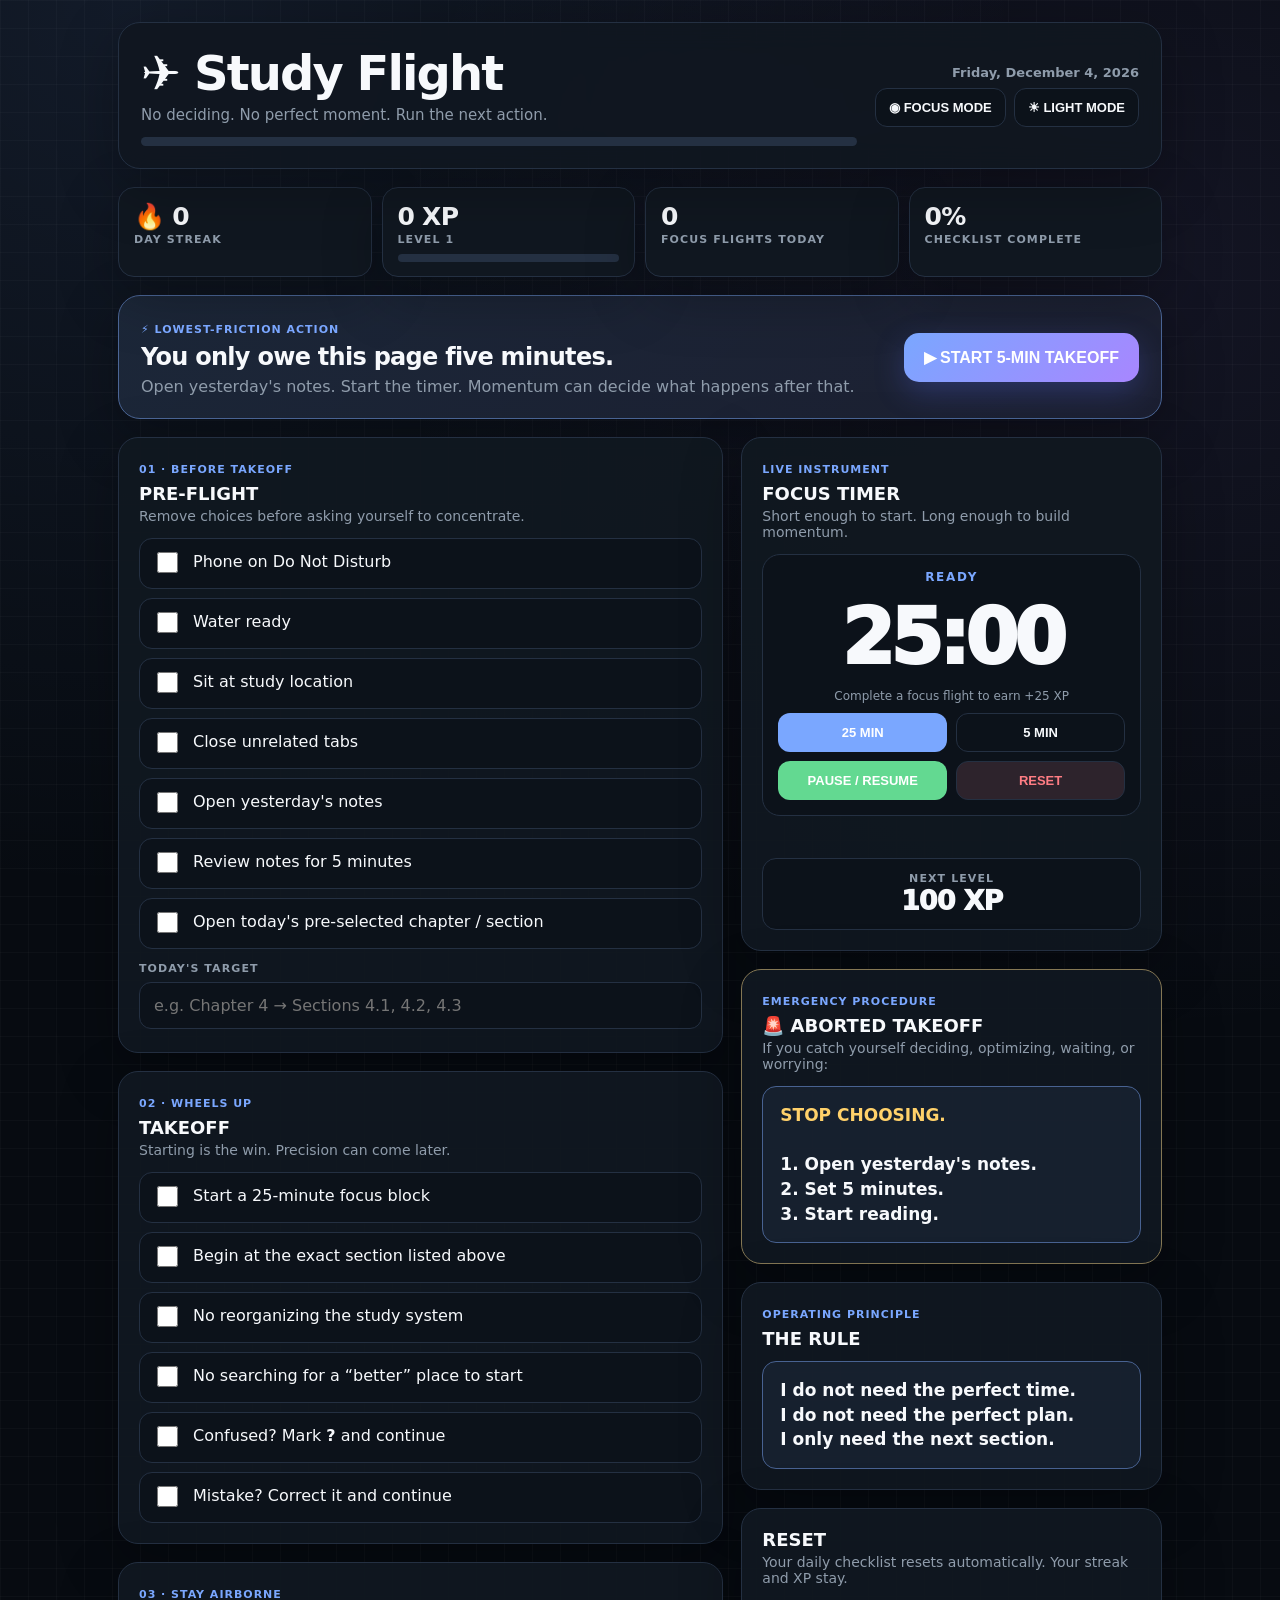
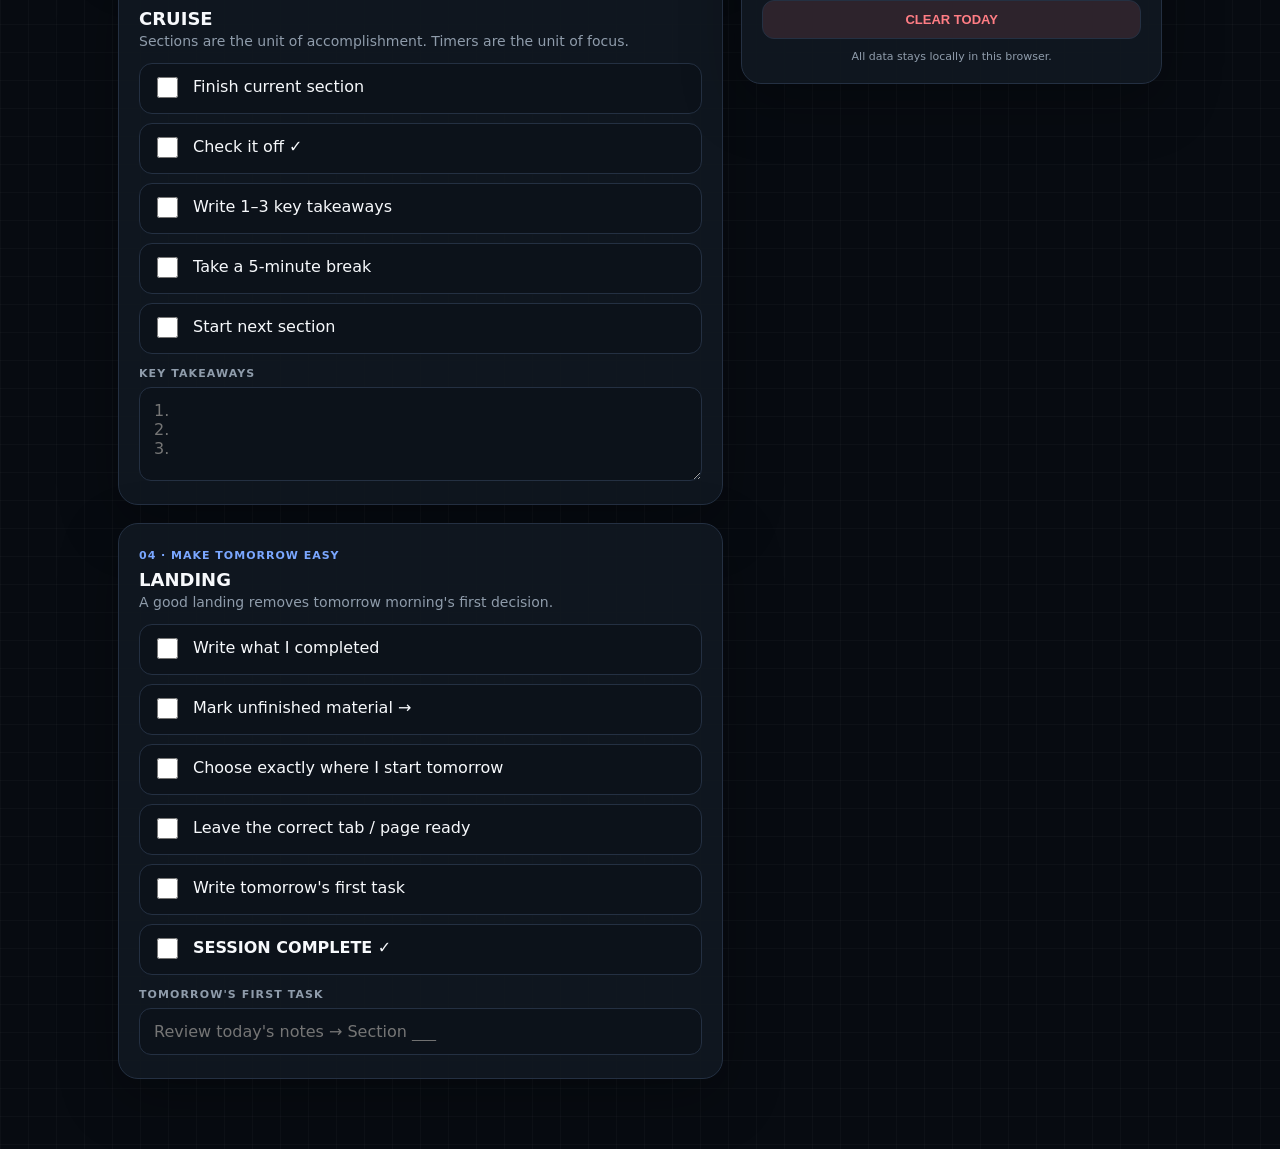
<file: study_flight_checklist_addictive.html>
<!doctype html>
<html lang="en">
<head>
<meta charset="utf-8" />
<meta name="viewport" content="width=device-width, initial-scale=1" />
<title>Study Flight Checklist</title>
<style>
  :root{
    --bg:#070b11;
    --panel:#101720;
    --panel2:#0c121a;
    --text:#f7f9fc;
    --muted:#8f9cab;
    --line:#243042;
    --accent:#7aa7ff;
    --accent2:#a886ff;
    --good:#63d991;
    --warn:#ffd16a;
    --danger:#ff7d84;
    --shadow:0 18px 60px rgba(0,0,0,.28);
  }
  [data-theme="light"]{
    --bg:#f4f7fb;
    --panel:#ffffff;
    --panel2:#f7f9fc;
    --text:#142033;
    --muted:#667386;
    --line:#dbe2eb;
    --accent:#3f77df;
    --accent2:#7656d6;
    --good:#23965a;
    --warn:#9b6500;
    --danger:#c24d55;
    --shadow:0 18px 60px rgba(30,50,80,.10);
  }
  *{box-sizing:border-box}
  html{scroll-behavior:smooth}
  body{
    margin:0;
    font-family:Inter,ui-sans-serif,system-ui,-apple-system,BlinkMacSystemFont,"Segoe UI",sans-serif;
    background:
      radial-gradient(circle at 10% 0%,rgba(122,167,255,.10),transparent 30%),
      radial-gradient(circle at 90% 10%,rgba(168,134,255,.08),transparent 28%),
      linear-gradient(rgba(255,255,255,.022) 1px,transparent 1px),
      linear-gradient(90deg,rgba(255,255,255,.022) 1px,transparent 1px),
      var(--bg);
    background-size:auto,auto,28px 28px,28px 28px,auto;
    color:var(--text);
    min-height:100vh;
    transition:background .2s,color .2s;
  }
  .wrap{max-width:1080px;margin:0 auto;padding:22px 18px 70px}
  .top{
    display:grid;grid-template-columns:1fr auto;gap:18px;align-items:center;
    padding:22px;border:1px solid var(--line);background:color-mix(in srgb,var(--panel) 94%,transparent);
    border-radius:22px;position:sticky;top:10px;z-index:20;backdrop-filter:blur(14px);box-shadow:var(--shadow)
  }
  h1{margin:0;font-size:clamp(29px,5vw,48px);letter-spacing:-.04em}
  .sub{color:var(--muted);margin-top:5px;font-size:15px}
  .date{text-align:right;color:var(--muted);font-weight:700;font-size:13px}
  .top-actions{display:flex;gap:8px;justify-content:flex-end;margin-top:8px}
  .progress{margin-top:13px;height:9px;background:var(--line);border-radius:999px;overflow:hidden;position:relative}
  .progress>div{height:100%;width:0;background:linear-gradient(90deg,var(--accent),var(--accent2),var(--good));transition:.28s}
  .stat-strip{
    display:grid;grid-template-columns:repeat(4,1fr);gap:10px;margin-top:18px
  }
  .stat{
    background:var(--panel);border:1px solid var(--line);border-radius:16px;padding:14px 15px;box-shadow:var(--shadow)
  }
  .stat .n{font-size:25px;font-weight:900;letter-spacing:-.03em}
  .stat .l{font-size:11px;color:var(--muted);text-transform:uppercase;letter-spacing:.10em;font-weight:800;margin-top:2px}
  .hero{
    margin-top:18px;padding:22px;border:1px solid color-mix(in srgb,var(--accent) 45%,var(--line));
    border-radius:22px;background:linear-gradient(135deg,rgba(122,167,255,.11),rgba(168,134,255,.08)),var(--panel);
    display:grid;grid-template-columns:1fr auto;gap:18px;align-items:center;box-shadow:var(--shadow)
  }
  .hero h2{font-size:24px;margin:0 0 6px;letter-spacing:-.03em}
  .hero p{margin:0;color:var(--muted)}
  .launch{
    min-width:210px;padding:15px 20px!important;border-radius:15px!important;
    font-size:16px!important;background:linear-gradient(135deg,var(--accent),var(--accent2))!important;
    color:white!important;border:0!important;box-shadow:0 10px 30px rgba(90,110,255,.25)
  }
  .grid{display:grid;grid-template-columns:1.18fr .82fr;gap:18px;margin-top:18px}
  .card{
    background:color-mix(in srgb,var(--panel) 96%,transparent);border:1px solid var(--line);
    border-radius:20px;padding:20px;box-shadow:var(--shadow)
  }
  .card h2{font-size:18px;margin:0 0 4px}
  .card p{margin:0 0 14px;color:var(--muted);font-size:14px}
  .section-badge{display:inline-flex;align-items:center;gap:7px;font-size:11px;font-weight:900;letter-spacing:.09em;text-transform:uppercase;color:var(--accent);margin-bottom:7px}
  .checklist{display:grid;gap:9px}
  label.item{
    display:flex;gap:12px;align-items:flex-start;padding:12px 13px;border:1px solid var(--line);
    border-radius:13px;background:var(--panel2);cursor:pointer;transition:.16s transform,.16s border,.16s background
  }
  label.item:hover{border-color:color-mix(in srgb,var(--accent) 55%,var(--line));transform:translateY(-1px)}
  input[type=checkbox]{width:21px;height:21px;accent-color:var(--good);margin-top:1px;flex:none}
  .item span{line-height:1.35}
  .item.done{background:color-mix(in srgb,var(--good) 7%,var(--panel2))}
  .item.done span{text-decoration:line-through;color:var(--muted)}
  .field{display:grid;gap:7px;margin:13px 0 3px}
  .field label{color:var(--muted);font-size:11px;font-weight:900;text-transform:uppercase;letter-spacing:.10em}
  input[type=text],textarea{
    width:100%;border:1px solid var(--line);background:var(--panel2);color:var(--text);
    padding:13px 14px;border-radius:12px;font:inherit;outline:none
  }
  textarea{min-height:94px;resize:vertical}
  input[type=text]:focus,textarea:focus{border-color:var(--accent);box-shadow:0 0 0 3px rgba(122,167,255,.10)}
  .timer-wrap{
    border:1px solid var(--line);border-radius:18px;padding:15px;background:var(--panel2)
  }
  .timer{
    font-variant-numeric:tabular-nums;font-weight:950;font-size:clamp(48px,10vw,76px);
    letter-spacing:-.055em;text-align:center;margin:9px 0 7px
  }
  .timer-label{text-align:center;color:var(--accent);font-size:12px;text-transform:uppercase;letter-spacing:.14em;font-weight:900}
  .focus-meta{text-align:center;color:var(--muted);font-size:12px;margin-bottom:10px}
  .buttons{display:grid;grid-template-columns:repeat(2,1fr);gap:9px}
  button{
    border:1px solid var(--line);background:var(--panel2);color:var(--text);padding:11px 13px;
    border-radius:12px;font-weight:850;cursor:pointer;font-size:13px;transition:.15s transform,.15s filter
  }
  button:hover{filter:brightness(1.08);transform:translateY(-1px)}
  button.primary{background:var(--accent);color:white;border-color:transparent}
  button.good{background:var(--good);color:white;border-color:transparent}
  button.danger{background:color-mix(in srgb,var(--danger) 12%,var(--panel));color:var(--danger)}
  .rule{
    margin-top:12px;padding:16px 17px;border:1px solid color-mix(in srgb,var(--accent) 42%,var(--line));
    border-radius:14px;background:rgba(117,167,255,.065);font-size:17px;line-height:1.45;font-weight:850
  }
  .emergency{border-color:color-mix(in srgb,var(--warn) 44%,var(--line))}
  .emergency strong{color:var(--warn)}
  .tiny{font-size:11px;color:var(--muted);margin-top:11px;text-align:center}
  .status{font-size:13px;color:var(--good);min-height:20px;margin-top:8px;text-align:center;font-weight:800}
  .xpbar{height:8px;background:var(--line);border-radius:999px;overflow:hidden;margin-top:8px}
  .xpbar>div{height:100%;background:linear-gradient(90deg,var(--accent2),var(--accent));width:0;transition:.3s}
  .reward{
    margin-top:14px;padding:13px;border:1px solid var(--line);border-radius:14px;background:var(--panel2);
    text-align:center
  }
  .reward .big{font-size:27px;font-weight:950;letter-spacing:-.03em}
  .reward .small{font-size:11px;color:var(--muted);text-transform:uppercase;letter-spacing:.10em;font-weight:900}
  .toast{
    position:fixed;left:50%;bottom:28px;transform:translate(-50%,20px);opacity:0;pointer-events:none;
    background:var(--text);color:var(--bg);padding:12px 17px;border-radius:999px;font-weight:900;
    box-shadow:var(--shadow);transition:.22s;z-index:100
  }
  .toast.show{opacity:1;transform:translate(-50%,0)}
  .confetti{position:fixed;inset:0;pointer-events:none;overflow:hidden;z-index:90}
  .confetti i{position:absolute;top:-20px;width:8px;height:14px;border-radius:2px;animation:fall 1.55s linear forwards}
  @keyframes fall{to{transform:translateY(110vh) rotate(620deg);opacity:.2}}
  .pulse{animation:pulse .5s ease}
  @keyframes pulse{50%{transform:scale(1.025)}}
  .focus-mode main,.focus-mode .stat-strip,.focus-mode .hero,.focus-mode .emergency,.focus-mode .rule-card,.focus-mode .reset-card{display:none}
  .focus-mode .grid{grid-template-columns:minmax(320px,560px);justify-content:center}
  .focus-mode .timer{font-size:clamp(76px,17vw,138px)}
  .focus-mode .card.timer-card{padding:30px}
  @media(max-width:800px){
    .grid{grid-template-columns:1fr}.top{grid-template-columns:1fr}.date{text-align:left}
    .top-actions{justify-content:flex-start}.stat-strip{grid-template-columns:repeat(2,1fr)}
    .hero{grid-template-columns:1fr}.launch{width:100%}
  }
</style>
</head>
<body>
<div class="wrap" id="app">
  <section class="top">
    <div>
      <h1>✈ Study Flight</h1>
      <div class="sub">No deciding. No perfect moment. Run the next action.</div>
      <div class="progress"><div id="progressBar"></div></div>
    </div>
    <div>
      <div class="date" id="date"></div>
      <div class="top-actions">
        <button id="focusToggle" onclick="toggleFocusMode()">◉ FOCUS MODE</button>
        <button id="themeToggle" onclick="toggleTheme()">☀ LIGHT MODE</button>
      </div>
    </div>
  </section>

  <section class="stat-strip">
    <div class="stat"><div class="n">🔥 <span id="streak">0</span></div><div class="l">Day streak</div></div>
    <div class="stat"><div class="n"><span id="xp">0</span> XP</div><div class="l">Level <span id="level">1</span></div><div class="xpbar"><div id="xpBar"></div></div></div>
    <div class="stat"><div class="n" id="sessions">0</div><div class="l">Focus flights today</div></div>
    <div class="stat"><div class="n"><span id="completion">0</span>%</div><div class="l">Checklist complete</div></div>
  </section>

  <section class="hero">
    <div>
      <div class="section-badge">⚡ Lowest-friction action</div>
      <h2>You only owe this page five minutes.</h2>
      <p>Open yesterday's notes. Start the timer. Momentum can decide what happens after that.</p>
    </div>
    <button class="launch" onclick="quickLaunch()">▶ START 5-MIN TAKEOFF</button>
  </section>

  <div class="grid">
    <main>
      <section class="card">
        <div class="section-badge">01 · Before takeoff</div>
        <h2>PRE-FLIGHT</h2>
        <p>Remove choices before asking yourself to concentrate.</p>
        <div class="checklist" data-group="main">
          <label class="item"><input type="checkbox"><span>Phone on Do Not Disturb</span></label>
          <label class="item"><input type="checkbox"><span>Water ready</span></label>
          <label class="item"><input type="checkbox"><span>Sit at study location</span></label>
          <label class="item"><input type="checkbox"><span>Close unrelated tabs</span></label>
          <label class="item"><input type="checkbox"><span>Open yesterday's notes</span></label>
          <label class="item"><input type="checkbox"><span>Review notes for 5 minutes</span></label>
          <label class="item"><input type="checkbox"><span>Open today's pre-selected chapter / section</span></label>
        </div>
        <div class="field">
          <label>Today's target</label>
          <input id="target" type="text" placeholder="e.g. Chapter 4 → Sections 4.1, 4.2, 4.3">
        </div>
      </section>

      <section class="card" style="margin-top:18px">
        <div class="section-badge">02 · Wheels up</div>
        <h2>TAKEOFF</h2>
        <p>Starting is the win. Precision can come later.</p>
        <div class="checklist" data-group="main">
          <label class="item"><input type="checkbox"><span>Start a 25-minute focus block</span></label>
          <label class="item"><input type="checkbox"><span>Begin at the exact section listed above</span></label>
          <label class="item"><input type="checkbox"><span>No reorganizing the study system</span></label>
          <label class="item"><input type="checkbox"><span>No searching for a “better” place to start</span></label>
          <label class="item"><input type="checkbox"><span>Confused? Mark <b>?</b> and continue</span></label>
          <label class="item"><input type="checkbox"><span>Mistake? Correct it and continue</span></label>
        </div>
      </section>

      <section class="card" style="margin-top:18px">
        <div class="section-badge">03 · Stay airborne</div>
        <h2>CRUISE</h2>
        <p>Sections are the unit of accomplishment. Timers are the unit of focus.</p>
        <div class="checklist" data-group="main">
          <label class="item"><input type="checkbox"><span>Finish current section</span></label>
          <label class="item"><input type="checkbox"><span>Check it off ✓</span></label>
          <label class="item"><input type="checkbox"><span>Write 1–3 key takeaways</span></label>
          <label class="item"><input type="checkbox"><span>Take a 5-minute break</span></label>
          <label class="item"><input type="checkbox"><span>Start next section</span></label>
        </div>
        <div class="field">
          <label>Key takeaways</label>
          <textarea id="takeaways" placeholder="1.&#10;2.&#10;3."></textarea>
        </div>
      </section>

      <section class="card" style="margin-top:18px">
        <div class="section-badge">04 · Make tomorrow easy</div>
        <h2>LANDING</h2>
        <p>A good landing removes tomorrow morning's first decision.</p>
        <div class="checklist" data-group="main">
          <label class="item"><input type="checkbox"><span>Write what I completed</span></label>
          <label class="item"><input type="checkbox"><span>Mark unfinished material →</span></label>
          <label class="item"><input type="checkbox"><span>Choose exactly where I start tomorrow</span></label>
          <label class="item"><input type="checkbox"><span>Leave the correct tab / page ready</span></label>
          <label class="item"><input type="checkbox"><span>Write tomorrow's first task</span></label>
          <label class="item"><input type="checkbox"><span><b>SESSION COMPLETE ✓</b></span></label>
        </div>
        <div class="field">
          <label>Tomorrow's first task</label>
          <input id="tomorrow" type="text" placeholder="Review today's notes → Section ___">
        </div>
      </section>
    </main>

    <aside>
      <section class="card timer-card">
        <div class="section-badge">Live instrument</div>
        <h2>FOCUS TIMER</h2>
        <p>Short enough to start. Long enough to build momentum.</p>
        <div class="timer-wrap">
          <div class="timer-label" id="timerLabel">READY</div>
          <div class="timer" id="timer">25:00</div>
          <div class="focus-meta" id="focusMeta">Complete a focus flight to earn +25 XP</div>
          <div class="buttons">
            <button class="primary" onclick="startTimer(25)">25 MIN</button>
            <button onclick="startTimer(5)">5 MIN</button>
            <button class="good" onclick="toggleTimer()">PAUSE / RESUME</button>
            <button class="danger" onclick="resetTimer()">RESET</button>
          </div>
        </div>
        <div class="status" id="status"></div>
        <div class="reward">
          <div class="small">Next level</div>
          <div class="big"><span id="xpNext">100</span> XP</div>
        </div>
      </section>

      <section class="card emergency" style="margin-top:18px">
        <div class="section-badge">Emergency procedure</div>
        <h2>🚨 ABORTED TAKEOFF</h2>
        <p>If you catch yourself deciding, optimizing, waiting, or worrying:</p>
        <div class="rule">
          <strong>STOP CHOOSING.</strong><br><br>
          1. Open yesterday's notes.<br>
          2. Set 5 minutes.<br>
          3. Start reading.
        </div>
      </section>

      <section class="card rule-card" style="margin-top:18px">
        <div class="section-badge">Operating principle</div>
        <h2>THE RULE</h2>
        <div class="rule">
          I do not need the perfect time.<br>
          I do not need the perfect plan.<br>
          I only need the next section.
        </div>
      </section>

      <section class="card reset-card" style="margin-top:18px">
        <h2>RESET</h2>
        <p>Your daily checklist resets automatically. Your streak and XP stay.</p>
        <button class="danger" style="width:100%" onclick="clearToday()">CLEAR TODAY</button>
        <div class="tiny">All data stays locally in this browser.</div>
      </section>
    </aside>
  </div>
</div>
<div class="toast" id="toast"></div>
<div class="confetti" id="confetti"></div>
<script>
const STORE_KEY="study-flight-checklist-v2";
const META_KEY="study-flight-meta-v2";
const THEME_KEY="study-flight-theme";
const todayKey=localDateKey(new Date());
const allChecks=[...document.querySelectorAll('input[type="checkbox"]')];
const fields=["target","takeaways","tomorrow"];

function localDateKey(d){
  const y=d.getFullYear(),m=String(d.getMonth()+1).padStart(2,"0"),day=String(d.getDate()).padStart(2,"0");
  return `${y}-${m}-${day}`;
}
function dayDiff(a,b){
  const A=new Date(a+"T12:00:00"),B=new Date(b+"T12:00:00");
  return Math.round((B-A)/86400000);
}
function getMeta(){
  try{
    return Object.assign({xp:0,streak:0,lastActive:null,totalSessions:0,completedDates:{}},
      JSON.parse(localStorage.getItem(META_KEY)||"{}"));
  }catch(e){return {xp:0,streak:0,lastActive:null,totalSessions:0,completedDates:{}}}
}
function setMeta(m){localStorage.setItem(META_KEY,JSON.stringify(m))}
function applyTheme(theme){
  document.documentElement.setAttribute("data-theme",theme);
  localStorage.setItem(THEME_KEY,theme);
  const btn=document.getElementById("themeToggle");
  if(btn) btn.textContent=theme==="light"?"☾ DARK MODE":"☀ LIGHT MODE";
}
function toggleTheme(){
  applyTheme((document.documentElement.getAttribute("data-theme")||"dark")==="dark"?"light":"dark");
}
function toggleFocusMode(){
  document.getElementById("app").classList.toggle("focus-mode");
  const on=document.getElementById("app").classList.contains("focus-mode");
  document.getElementById("focusToggle").textContent=on?"← EXIT FOCUS":"◉ FOCUS MODE";
  if(on) window.scrollTo({top:0,behavior:"smooth"});
}
function formatDate(){
  document.getElementById("date").textContent=new Date().toLocaleDateString(undefined,{
    weekday:"long",month:"long",day:"numeric",year:"numeric"
  });
}
function load(){
  let data={};
  try{data=JSON.parse(localStorage.getItem(STORE_KEY)||"{}")}catch(e){}
  if(data.date!==todayKey)data={date:todayKey,checks:[],fields:{},sessions:0};
  allChecks.forEach((cb,i)=>{
    cb.checked=!!data.checks?.[i];
    cb.closest(".item").classList.toggle("done",cb.checked);
  });
  fields.forEach(id=>document.getElementById(id).value=data.fields?.[id]||"");
  save(false);
  updateProgress();
  updateStats();
}
function getTodayData(){
  try{
    const d=JSON.parse(localStorage.getItem(STORE_KEY)||"{}");
    return d.date===todayKey?d:{date:todayKey,checks:[],fields:{},sessions:0};
  }catch(e){return {date:todayKey,checks:[],fields:{},sessions:0}}
}
function save(showStatus=true){
  const prev=getTodayData();
  const data={
    date:todayKey,
    checks:allChecks.map(x=>x.checked),
    fields:Object.fromEntries(fields.map(id=>[id,document.getElementById(id).value])),
    sessions:prev.sessions||0
  };
  localStorage.setItem(STORE_KEY,JSON.stringify(data));
  if(showStatus)flash("Saved");
}
function updateProgress(){
  const done=allChecks.filter(x=>x.checked).length;
  const pct=Math.round(done/allChecks.length*100);
  document.getElementById("progressBar").style.width=pct+"%";
  document.getElementById("completion").textContent=pct;
  if(pct===100) completeDay();
}
function updateStats(){
  const meta=getMeta();
  const data=getTodayData();
  const level=Math.floor(meta.xp/100)+1;
  const within=meta.xp%100;
  document.getElementById("xp").textContent=meta.xp;
  document.getElementById("level").textContent=level;
  document.getElementById("xpBar").style.width=within+"%";
  document.getElementById("xpNext").textContent=100-within;
  document.getElementById("streak").textContent=meta.streak||0;
  document.getElementById("sessions").textContent=data.sessions||0;
}
function awardXP(points,message){
  const meta=getMeta();
  meta.xp=(meta.xp||0)+points;
  setMeta(meta);
  updateStats();
  toast(`+${points} XP · ${message}`);
}
function registerActivity(){
  const meta=getMeta();
  if(meta.lastActive===todayKey)return;
  if(!meta.lastActive)meta.streak=1;
  else{
    const diff=dayDiff(meta.lastActive,todayKey);
    meta.streak=diff===1?(meta.streak||0)+1:1;
  }
  meta.lastActive=todayKey;
  setMeta(meta);
  updateStats();
}
function completeDay(){
  const meta=getMeta();
  if(meta.completedDates?.[todayKey])return;
  meta.completedDates=meta.completedDates||{};
  meta.completedDates[todayKey]=true;
  setMeta(meta);
  registerActivity();
  awardXP(50,"Checklist complete");
  confetti();
}
allChecks.forEach(cb=>cb.addEventListener("change",()=>{
  const wasDone=cb.closest(".item").classList.contains("done");
  cb.closest(".item").classList.toggle("done",cb.checked);
  if(cb.checked&&!wasDone){registerActivity();awardXP(2,"Checklist step");}
  updateProgress();save(false);
}));
fields.forEach(id=>document.getElementById(id).addEventListener("input",()=>save(false)));

function clearToday(){
  if(!confirm("Clear today's checklist and notes? Your streak and XP will stay."))return;
  const data=getTodayData();
  localStorage.setItem(STORE_KEY,JSON.stringify({date:todayKey,checks:[],fields:{},sessions:data.sessions||0}));
  allChecks.forEach(x=>{x.checked=false;x.closest(".item").classList.remove("done")});
  fields.forEach(id=>document.getElementById(id).value="");
  updateProgress();resetTimer();flash("Today cleared");
}
let remaining=25*60,interval=null,running=false,currentMode="READY",timerMinutes=25,completedCurrent=false;
function drawTimer(){
  const m=Math.floor(remaining/60).toString().padStart(2,"0");
  const s=(remaining%60).toString().padStart(2,"0");
  document.getElementById("timer").textContent=`${m}:${s}`;
  document.getElementById("timerLabel").textContent=currentMode;
}
function quickLaunch(){
  startTimer(5);
  document.querySelector(".timer-card").scrollIntoView({behavior:"smooth",block:"center"});
}
function startTimer(mins){
  clearInterval(interval);
  timerMinutes=mins;remaining=mins*60;completedCurrent=false;
  currentMode=mins===25?"FOCUS FLIGHT":"5-MINUTE TAKEOFF";
  running=true;interval=setInterval(tick,1000);drawTimer();
  registerActivity();
  flash(currentMode+" started");
}
function tick(){
  if(!running)return;
  remaining--;drawTimer();
  if(remaining<=0){
    clearInterval(interval);interval=null;running=false;remaining=0;currentMode="COMPLETE";drawTimer();
    finishTimer();
  }
}
function finishTimer(){
  if(completedCurrent)return;
  completedCurrent=true;
  const data=getTodayData();
  data.sessions=(data.sessions||0)+1;
  localStorage.setItem(STORE_KEY,JSON.stringify(data));
  const meta=getMeta();
  meta.totalSessions=(meta.totalSessions||0)+1;
  setMeta(meta);
  awardXP(timerMinutes===25?25:5,timerMinutes===25?"Focus flight complete":"Takeoff complete");
  updateStats();confetti(timerMinutes===25?26:10);
  beep();
}
function toggleTimer(){
  if(remaining<=0)return;
  running=!running;
  if(running&&!interval)interval=setInterval(tick,1000);
  if(!running&&interval){clearInterval(interval);interval=null}
  currentMode=running?"RUNNING":"PAUSED";drawTimer();
}
function resetTimer(){
  clearInterval(interval);interval=null;running=false;remaining=25*60;timerMinutes=25;completedCurrent=false;currentMode="READY";drawTimer();
}
function beep(){
  try{
    const a=new AudioContext(),o=a.createOscillator(),g=a.createGain();
    o.connect(g);g.connect(a.destination);o.frequency.value=880;
    g.gain.setValueAtTime(.10,a.currentTime);o.start();o.stop(a.currentTime+.25);
  }catch(e){}
}
function flash(msg){
  const el=document.getElementById("status");el.textContent=msg;
  clearTimeout(window._flash);window._flash=setTimeout(()=>el.textContent="",1800);
}
function toast(msg){
  const el=document.getElementById("toast");el.textContent=msg;el.classList.add("show");
  clearTimeout(window._toast);window._toast=setTimeout(()=>el.classList.remove("show"),1800);
}
function confetti(count=18){
  const box=document.getElementById("confetti");
  const palette=["#7aa7ff","#a886ff","#63d991","#ffd16a","#ff7d84"];
  for(let i=0;i<count;i++){
    const p=document.createElement("i");
    p.style.left=Math.random()*100+"vw";
    p.style.background=palette[i%palette.length];
    p.style.animationDelay=(Math.random()*.25)+"s";
    p.style.transform=`rotate(${Math.random()*180}deg)`;
    box.appendChild(p);
    setTimeout(()=>p.remove(),1900);
  }
}
applyTheme(localStorage.getItem(THEME_KEY)||"dark");
formatDate();load();drawTimer();
</script>
</body>
</html>
</file>
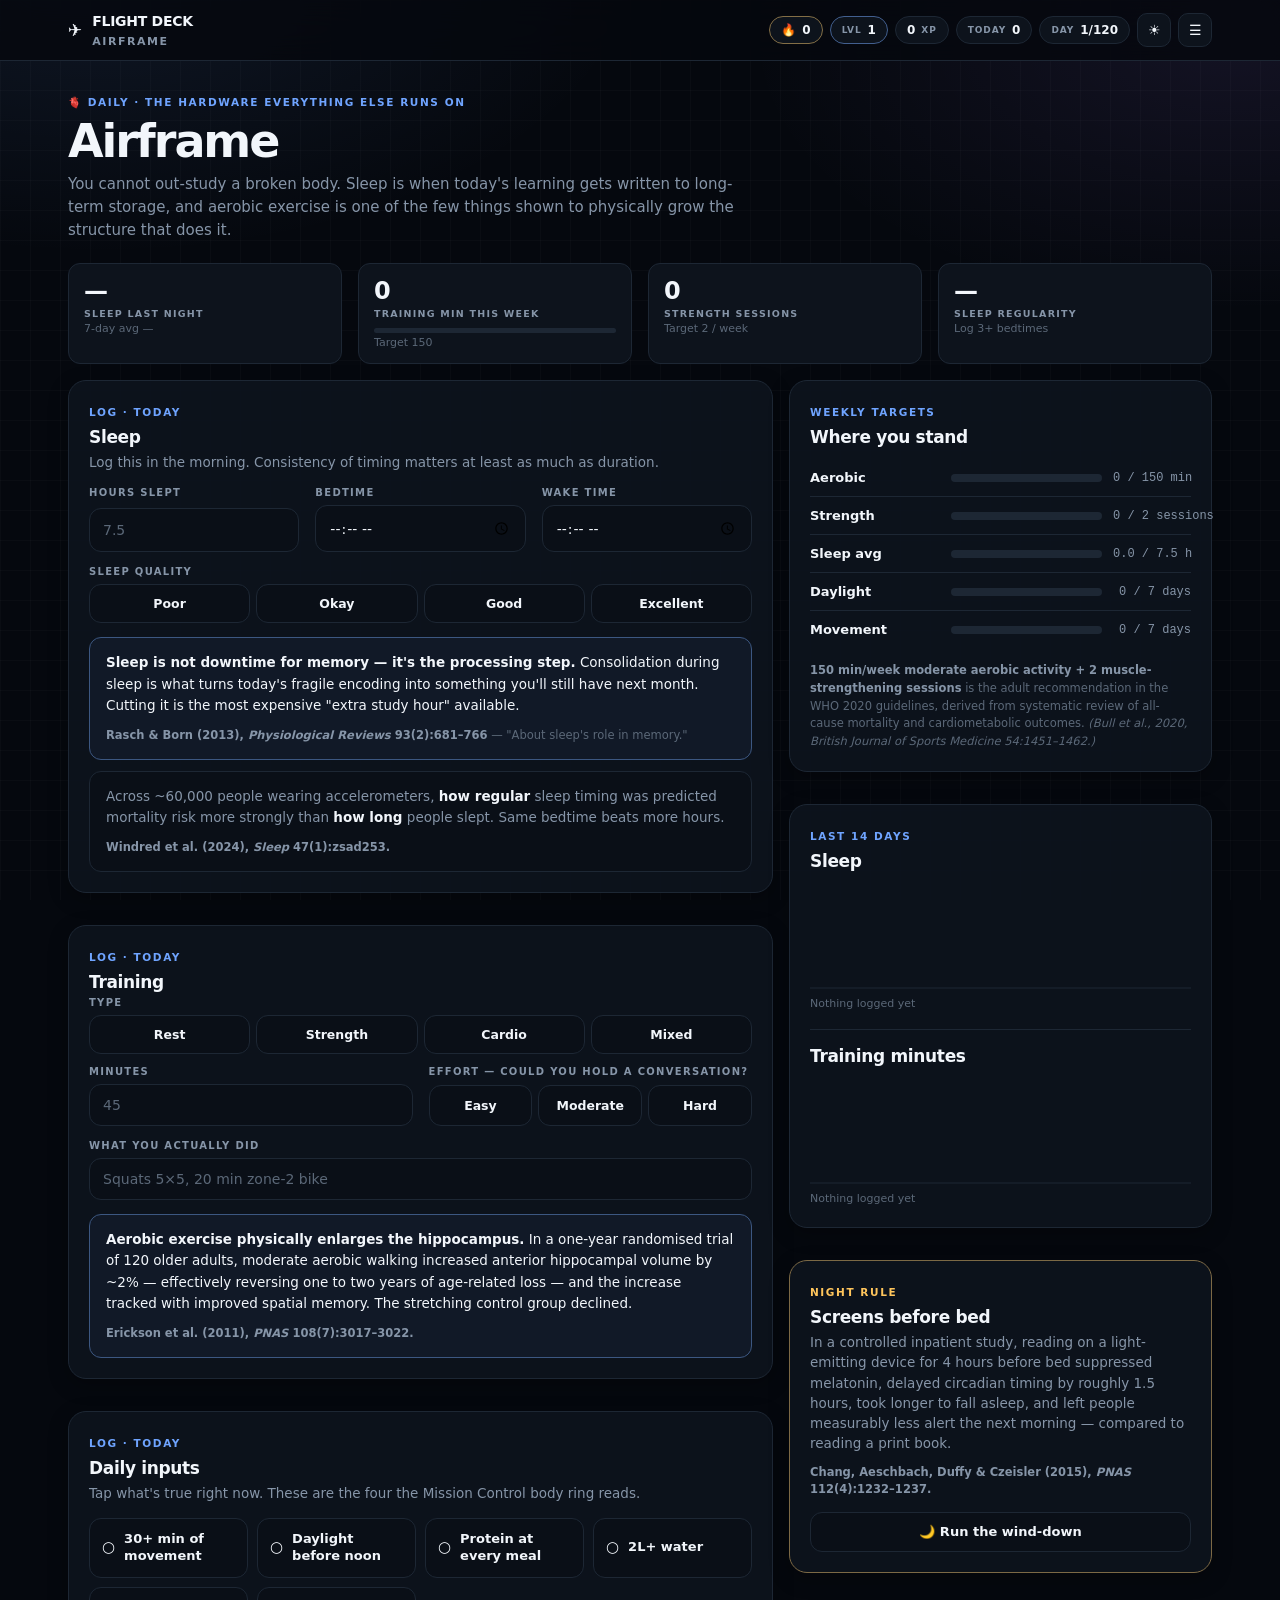
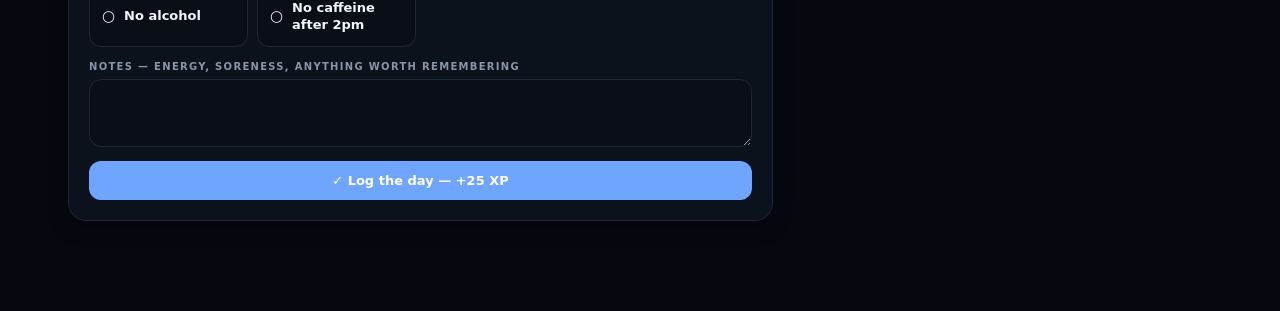
<file: apps/body.html>
<!doctype html>
<html lang="en">
<head>
<meta charset="utf-8"/>
<meta name="viewport" content="width=device-width,initial-scale=1"/>
<title>Airframe — Flight Deck</title>
<link rel="stylesheet" href="../assets/core.css?v=2"/>
<style>
  .toggles{display:grid;grid-template-columns:repeat(auto-fit,minmax(150px,1fr));gap:9px;margin-top:8px}
  .tog{
    display:flex;gap:9px;align-items:center;padding:12px;border:1px solid var(--line);border-radius:var(--r-sm);
    background:var(--panel2);cursor:pointer;font-size:13px;font-weight:750;transition:.15s;line-height:1.3
  }
  .tog:hover{border-color:var(--line2)}
  .tog.on{background:color-mix(in srgb,var(--good) 9%,var(--panel2));border-color:color-mix(in srgb,var(--good) 34%,var(--line))}
  .chart{width:100%;height:120px;display:block}
  .chart rect{transition:.3s}
  .seg{display:flex;gap:6px;flex-wrap:wrap}
  .seg button{
    flex:1;min-width:78px;padding:11px 8px;border-radius:var(--r-sm);border:1px solid var(--line);
    background:var(--panel2);color:var(--text);font-weight:850;font-size:12.5px;cursor:pointer;font-family:inherit;transition:.15s
  }
  .seg button.on{background:var(--accent);color:#fff;border-color:transparent}
  .tgt{display:flex;align-items:center;gap:11px;padding:11px 0;border-bottom:1px solid var(--line)}
  .tgt:last-child{border:0}
  .tgt .nm{font-size:13px;font-weight:800;flex:none;width:130px}
  .tgt .bar{flex:1}
  .tgt .v{font-size:12px;color:var(--muted);font-family:var(--mono);white-space:nowrap;width:78px;text-align:right}
</style>
</head>
<body data-root=".." data-module="body">
<div class="wrap">

  <div class="phead">
    <div class="kicker">🫀 Daily · the hardware everything else runs on</div>
    <h1>Airframe</h1>
    <div class="lede">You cannot out-study a broken body. Sleep is when today's learning gets written to long-term
      storage, and aerobic exercise is one of the few things shown to physically grow the structure that does it.</div>
  </div>

  <div class="cols c4">
    <div class="stat"><div class="n" id="kSleep">—</div><div class="l">Sleep last night</div><div class="sm" id="kSleepAvg">7-day avg —</div></div>
    <div class="stat"><div class="n" id="kTrain">0</div><div class="l">Training min this week</div><div class="bar thin good" style="margin-top:9px"><i id="kTrainBar"></i></div><div class="sm">Target 150</div></div>
    <div class="stat"><div class="n" id="kStr">0</div><div class="l">Strength sessions</div><div class="sm">Target 2 / week</div></div>
    <div class="stat"><div class="n" id="kReg">—</div><div class="l">Sleep regularity</div><div class="sm" id="kRegS">Bedtime consistency</div></div>
  </div>

  <div class="cols main" style="margin-top:16px">
    <div class="stack">

      <section class="card">
        <div class="kicker">Log · today</div>
        <h2>Sleep</h2>
        <p class="sub">Log this in the morning. Consistency of timing matters at least as much as duration.</p>
        <div class="cols c3">
          <div class="field" style="margin:0"><label>Hours slept</label><input type="number" id="sleepHours" step="0.25" min="0" max="14" placeholder="7.5"/></div>
          <div class="field" style="margin:0"><label>Bedtime</label><input type="time" id="bedtime"/></div>
          <div class="field" style="margin:0"><label>Wake time</label><input type="time" id="waketime"/></div>
        </div>
        <div class="field"><label>Sleep quality</label>
          <div class="seg" id="segQual"></div></div>
        <div class="note acc" style="margin-top:14px">
          <b>Sleep is not downtime for memory — it's the processing step.</b> Consolidation during sleep is what turns
          today's fragile encoding into something you'll still have next month. Cutting it is the most expensive
          "extra study hour" available.
          <div class="cite"><b>Rasch &amp; Born (2013), <i>Physiological Reviews</i> 93(2):681–766</b> — "About sleep's
          role in memory."</div>
        </div>
        <div class="note" style="margin-top:11px">
          Across ~60,000 people wearing accelerometers, <b>how regular</b> sleep timing was predicted mortality risk
          more strongly than <b>how long</b> people slept. Same bedtime beats more hours.
          <div class="cite"><b>Windred et al. (2024), <i>Sleep</i> 47(1):zsad253.</b></div>
        </div>
      </section>

      <section class="card">
        <div class="kicker">Log · today</div>
        <h2>Training</h2>
        <div class="field" style="margin-top:0"><label>Type</label><div class="seg" id="segType"></div></div>
        <div class="cols c2" style="margin-top:12px">
          <div class="field" style="margin:0"><label>Minutes</label><input type="number" id="trainMin" min="0" max="400" placeholder="45"/></div>
          <div class="field" style="margin:0"><label>Effort — could you hold a conversation?</label><div class="seg" id="segRPE"></div></div>
        </div>
        <div class="field"><label>What you actually did</label><input type="text" id="trainNote" placeholder="Squats 5×5, 20 min zone-2 bike"/></div>
        <div class="note acc" style="margin-top:14px">
          <b>Aerobic exercise physically enlarges the hippocampus.</b> In a one-year randomised trial of 120 older
          adults, moderate aerobic walking increased anterior hippocampal volume by ~2% — effectively reversing one to
          two years of age-related loss — and the increase tracked with improved spatial memory. The stretching
          control group declined.
          <div class="cite"><b>Erickson et al. (2011), <i>PNAS</i> 108(7):3017–3022.</b></div>
        </div>
      </section>

      <section class="card">
        <div class="kicker">Log · today</div>
        <h2>Daily inputs</h2>
        <p class="sub">Tap what's true right now. These are the four the Mission Control body ring reads.</p>
        <div class="toggles" id="toggles"></div>
        <div class="field"><label>Notes — energy, soreness, anything worth remembering</label>
          <textarea id="bodyNote" style="min-height:64px"></textarea></div>
        <button class="btn primary wide" style="margin-top:14px" onclick="commit()">✓ Log the day — +25 XP</button>
      </section>

    </div>

    <div class="stack">

      <section class="card">
        <div class="kicker">Weekly targets</div>
        <h2>Where you stand</h2>
        <div id="targets" style="margin-top:12px"></div>
        <div class="cite" style="margin-top:14px"><b>150 min/week moderate aerobic activity + 2 muscle-strengthening
          sessions</b> is the adult recommendation in the WHO 2020 guidelines, derived from systematic review of
          all-cause mortality and cardiometabolic outcomes. <i>(Bull et al., 2020, British Journal of Sports Medicine
          54:1451–1462.)</i></div>
      </section>

      <section class="card">
        <div class="kicker">Last 14 days</div>
        <h2>Sleep</h2>
        <svg class="chart" id="chSleep" viewBox="0 0 320 120" preserveAspectRatio="none"></svg>
        <div class="tiny" id="chSleepL"></div>
        <hr class="hr"/>
        <h2>Training minutes</h2>
        <svg class="chart" id="chTrain" viewBox="0 0 320 120" preserveAspectRatio="none"></svg>
        <div class="tiny" id="chTrainL"></div>
      </section>

      <section class="card warnc">
        <div class="kicker warn">Night rule</div>
        <h2>Screens before bed</h2>
        <p class="sub" style="margin-bottom:0">In a controlled inpatient study, reading on a light-emitting device for
          4 hours before bed suppressed melatonin, delayed circadian timing by roughly 1.5 hours, took longer to fall
          asleep, and left people measurably less alert the next morning — compared to reading a print book.</p>
        <div class="cite" style="margin-top:10px"><b>Chang, Aeschbach, Duffy &amp; Czeisler (2015), <i>PNAS</i>
          112(4):1232–1237.</b></div>
        <a class="btn wide" href="debrief.html" style="margin-top:13px;display:block;text-align:center;text-decoration:none">🌙 Run the wind-down</a>
      </section>

    </div>
  </div>
</div>

<script src="../assets/core.js?v=2"></script>
<script>
const M='body';
const TOGGLES=[
  {k:'movement', label:'30+ min of movement'},
  {k:'sunlight', label:'Daylight before noon'},
  {k:'protein',  label:'Protein at every meal'},
  {k:'hydrated', label:'2L+ water'},
  {k:'noBooze',  label:'No alcohol'},
  {k:'caffCut',  label:'No caffeine after 2pm'}
];
const QUAL=['Poor','Okay','Good','Excellent'];
const TYPES=['Rest','Strength','Cardio','Mixed'];
const RPE=['Easy','Moderate','Hard'];

['sleepHours','bedtime','waketime','trainMin','trainNote','bodyNote'].forEach(f=>{
  const el=document.getElementById(f);
  el.value=FD.mod(M)[f]||'';
  let t; el.addEventListener('input',()=>{ clearTimeout(t); t=setTimeout(()=>{
    const p={}; p[f]=el.value; FD.setMod(M,p); paint();
  },300); });
});

function segment(id,key,opts){
  const box=document.getElementById(id), cur=FD.mod(M)[key];
  box.innerHTML=opts.map(o=>'<button class="'+(cur===o?'on':'')+'" data-v="'+o+'">'+o+'</button>').join('');
  FD.$$('button',box).forEach(b=>b.onclick=()=>{
    const p={}; p[key]=b.dataset.v; FD.setMod(M,p);
    segment(id,key,opts); paint();
  });
}
function paintToggles(){
  const d=FD.mod(M);
  document.getElementById('toggles').innerHTML=TOGGLES.map(t=>
    '<div class="tog'+(d[t.k]?' on':'')+'" data-k="'+t.k+'">'+
    '<span style="font-size:15px">'+(d[t.k]?'✓':'○')+'</span><span>'+t.label+'</span></div>').join('');
  FD.$$('#toggles .tog').forEach(el=>el.onclick=()=>{
    const k=el.dataset.k, p={}; p[k]=!FD.mod(M)[k];
    FD.setMod(M,p);
    if(p[k]) FD.addXP(3,'Body input logged');
    paintToggles(); paint();
  });
}
function commit(){
  const d=FD.mod(M);
  if(!d.sleepHours){ FD.toast('⚠️ Log your sleep hours at least'); document.getElementById('sleepHours').focus(); return; }
  if(!d.committed){ FD.setMod(M,{committed:true}); FD.addXP(25,'Airframe logged'); FD.confetti(24); }
  else FD.toast('Updated');
  paint();
}

/* ---------- analytics ---------- */
function dayMod(k){ return ((FD.read().days[k]||{}).mods||{}).body||{}; }
function weekStats(){
  let min=0,str=0;
  FD.lastDays(7).forEach(k=>{
    const b=dayMod(k);
    if(b.trainMin) min+=Number(b.trainMin)||0;
    if(b.trainType==='Strength'||b.trainType==='Mixed') str++;
  });
  return {min,str};
}
function toMin(t){ if(!t) return null; const p=t.split(':'); let m=+p[0]*60+ +p[1]; if(m<720) m+=1440; return m; }
function regularity(){
  const v=FD.lastDays(14).map(k=>toMin(dayMod(k).bedtime)).filter(x=>x!=null);
  if(v.length<3) return null;
  const mean=v.reduce((a,b)=>a+b,0)/v.length;
  const sd=Math.sqrt(v.reduce((a,b)=>a+(b-mean)*(b-mean),0)/v.length);
  return {sd:Math.round(sd), score:Math.max(0,Math.round(100-sd*1.4)), n:v.length};
}
function bars(svgId,labId,vals,max,color,unit){
  const svg=document.getElementById(svgId), n=vals.length, w=320/n, pad=1.6;
  svg.innerHTML=vals.map((v,i)=>{
    const h=v?Math.max(2,(Math.min(v,max)/max)*106):0;
    return '<rect x="'+(i*w+pad)+'" y="'+(112-h)+'" width="'+(w-pad*2)+'" height="'+h+'" rx="2" fill="'+
      (v?color:'var(--line)')+'"><title>'+(v||0)+' '+unit+'</title></rect>';
  }).join('')+'<line x1="0" y1="112" x2="320" y2="112" stroke="var(--line)" stroke-width="1"/>';
  const got=vals.filter(v=>v);
  document.getElementById(labId).textContent = got.length
    ? 'Average '+(got.reduce((a,b)=>a+b,0)/got.length).toFixed(1)+' '+unit+' across '+got.length+' logged days'
    : 'Nothing logged yet';
}
function target(nm,val,goal,unit){
  return '<div class="tgt"><span class="nm">'+nm+'</span>'+
    '<span class="bar '+(val>=goal?'good':'')+'"><i style="width:'+FD.pct(val,goal)+'%"></i></span>'+
    '<span class="v">'+val+' / '+goal+' '+unit+'</span></div>';
}
function paint(){
  const d=FD.mod(M), w=weekStats(), r=regularity();
  document.getElementById('kSleep').textContent=d.sleepHours?d.sleepHours+'h':'—';
  const sl=FD.lastDays(7).map(k=>Number(dayMod(k).sleepHours)||0).filter(Boolean);
  document.getElementById('kSleepAvg').textContent=sl.length
    ? '7-day avg '+(sl.reduce((a,b)=>a+b,0)/sl.length).toFixed(1)+'h' : '7-day avg —';
  document.getElementById('kTrain').textContent=w.min;
  document.getElementById('kTrainBar').style.width=FD.pct(w.min,150)+'%';
  document.getElementById('kStr').textContent=w.str;
  document.getElementById('kReg').textContent=r?r.score:'—';
  document.getElementById('kRegS').textContent=r?('±'+r.sd+' min bedtime spread'):'Log 3+ bedtimes';

  const avgSleep=sl.length?sl.reduce((a,b)=>a+b,0)/sl.length:0;
  document.getElementById('targets').innerHTML=
    target('Aerobic',w.min,150,'min')+
    target('Strength',w.str,2,'sessions')+
    target('Sleep avg',avgSleep.toFixed(1),7.5,'h')+
    target('Daylight',FD.lastDays(7).filter(k=>dayMod(k).sunlight).length,7,'days')+
    target('Movement',FD.lastDays(7).filter(k=>dayMod(k).movement).length,7,'days');

  bars('chSleep','chSleepL',FD.lastDays(14).map(k=>Number(dayMod(k).sleepHours)||0),10,'var(--accent)','h');
  bars('chTrain','chTrainL',FD.lastDays(14).map(k=>Number(dayMod(k).trainMin)||0),90,'var(--good)','min');
}
segment('segQual','sleepQuality',QUAL);
segment('segType','trainType',TYPES);
segment('segRPE','rpe',RPE);
paintToggles(); paint();
</script>
</body>
</html>
</file>
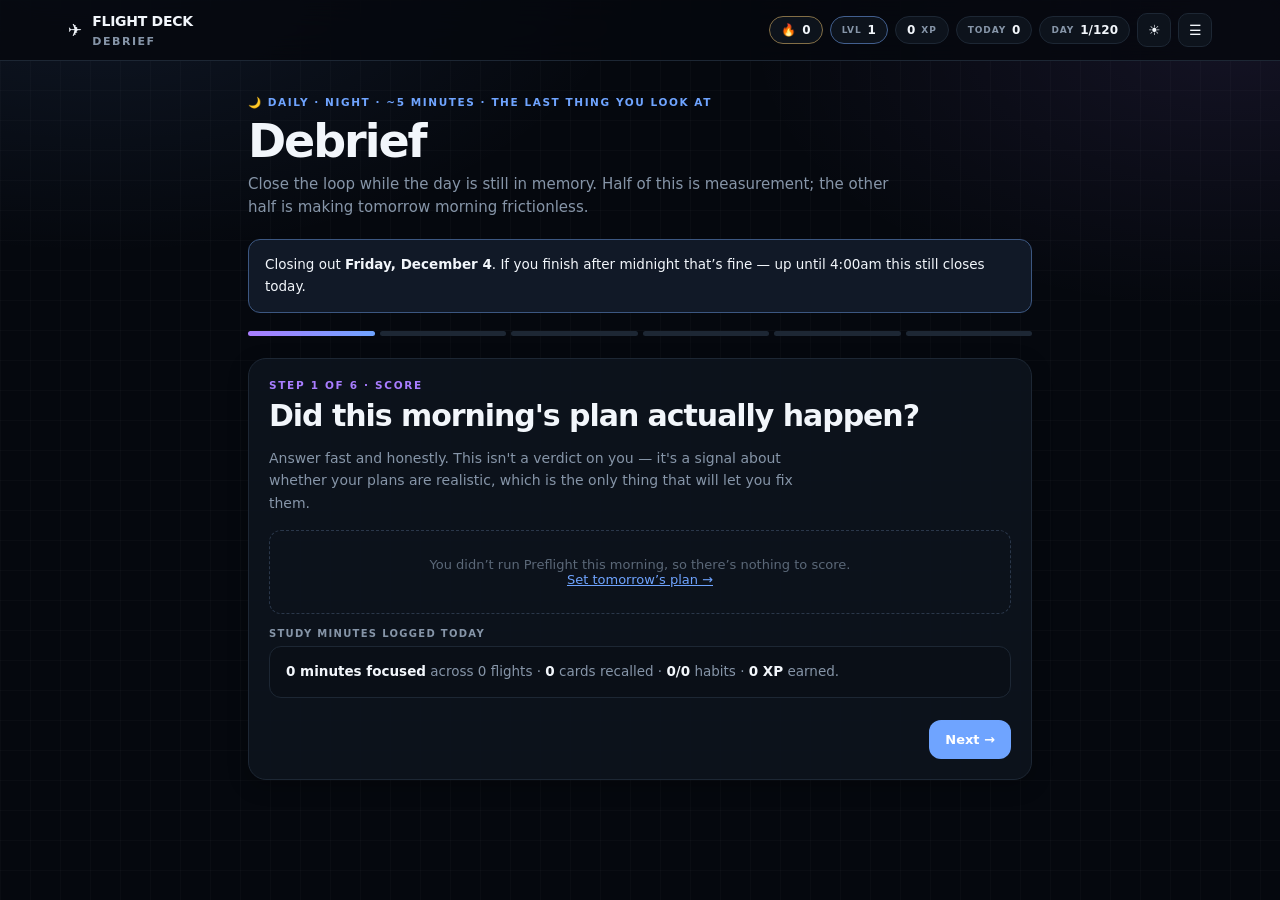
<file: apps/debrief.html>
<!doctype html>
<html lang="en">
<head>
<meta charset="utf-8"/>
<meta name="viewport" content="width=device-width,initial-scale=1"/>
<title>Debrief — Flight Deck</title>
<link rel="stylesheet" href="../assets/core.css?v=2"/>
<style>
  .steps{display:flex;gap:5px;margin:18px 0 22px}
  .steps i{flex:1;height:5px;border-radius:999px;background:var(--line);transition:.3s}
  .steps i.on{background:linear-gradient(90deg,var(--accent2),var(--accent))}
  .step{display:none;animation:fdpop .25s ease}
  .step.show{display:block}
  .stepno{font-size:10.5px;letter-spacing:.16em;text-transform:uppercase;color:var(--accent2);font-weight:900}
  .step h2{font-size:clamp(22px,3.6vw,30px);margin:8px 0 8px;letter-spacing:-.035em;line-height:1.15}
  .step .why{color:var(--muted);font-size:14px;line-height:1.6;max-width:62ch}
  .nav{display:flex;gap:10px;margin-top:22px;align-items:center}
  .scorerow{padding:14px;border:1px solid var(--line);border-radius:var(--r-sm);background:var(--panel2);margin-top:9px}
  .scorerow .t{font-weight:800;font-size:14px;line-height:1.4;margin-bottom:10px}
  .seg{display:flex;gap:6px}
  .seg button{flex:1;padding:10px;border-radius:10px;border:1px solid var(--line);background:var(--panel);
    color:var(--text);font-weight:850;font-size:12px;cursor:pointer;font-family:inherit;transition:.15s}
  .seg button.on{color:#fff;border-color:transparent}
  .seg button.on[data-v="Yes"]{background:var(--good)}
  .seg button.on[data-v="Partly"]{background:var(--warn);color:#241800}
  .seg button.on[data-v="No"]{background:var(--danger)}
  .ifthen{display:grid;grid-template-columns:auto 1fr;gap:10px;align-items:center;margin-top:9px}
  .ifthen .w{font-weight:900;font-size:12px;letter-spacing:.1em;color:var(--accent2);text-transform:uppercase}
  .done-card{text-align:center;padding:34px 22px}
  .done-card .big{font-size:52px}
  .summary div{padding:9px 0;border-bottom:1px solid var(--line);font-size:13.5px;text-align:left}
  .summary div:last-child{border:0}
  .summary b{color:var(--muted);font-size:10px;text-transform:uppercase;letter-spacing:.13em;display:block;margin-bottom:3px}
</style>
</head>
<body data-root=".." data-module="debrief">
<div class="wrap wrap-narrow">

  <div class="phead">
    <div class="kicker">🌙 Daily · Night · ~5 minutes · the last thing you look at</div>
    <h1>Debrief</h1>
    <div class="lede">Close the loop while the day is still in memory. Half of this is measurement; the other half is
      making tomorrow morning frictionless.</div>
  </div>

  <div class="note acc" id="dayNote" style="margin-bottom:16px"></div>

  <div class="steps" id="steps"></div>

  <section class="card">

    <!-- 1 -->
    <div class="step" data-i="0">
      <div class="stepno">Step 1 of 6 · Score</div>
      <h2>Did this morning's plan actually happen?</h2>
      <p class="why">Answer fast and honestly. This isn't a verdict on you — it's a signal about whether your plans
        are realistic, which is the only thing that will let you fix them.</p>
      <div id="scores" style="margin-top:16px"></div>
      <div class="field"><label>Study minutes logged today</label>
        <div class="note" id="autoStats" style="margin-top:0"></div></div>
    </div>

    <!-- 2 -->
    <div class="step" data-i="1">
      <div class="stepno">Step 2 of 6 · Three good things</div>
      <h2>Three things that went well, and why.</h2>
      <p class="why">The “why” is the part that does the work — it forces you to identify causes, some of which are
        things you did and can do again. Keep them small. “The coffee was good” is a valid entry.</p>
      <div class="field"><label>① What went well</label><input type="text" id="g1"/></div>
      <div class="field" style="margin-top:7px"><label>…why did it happen?</label><input type="text" id="w1"/></div>
      <div class="field"><label>② What went well</label><input type="text" id="g2"/></div>
      <div class="field" style="margin-top:7px"><label>…why did it happen?</label><input type="text" id="w2"/></div>
      <div class="field"><label>③ What went well</label><input type="text" id="g3"/></div>
      <div class="field" style="margin-top:7px"><label>…why did it happen?</label><input type="text" id="w3"/></div>
      <div class="cite"><b>Seligman, Steen, Park &amp; Peterson (2005), <i>American Psychologist</i> 60(5):410–421.</b>
        In a randomised placebo-controlled trial, participants who wrote three things that went well and why, every
        night for one week, were happier and less depressed at follow-ups <i>up to six months later</i> — long after
        the exercise itself ended. It was the strongest of the five interventions tested.</div>
    </div>

    <!-- 3 -->
    <div class="step" data-i="2">
      <div class="stepno">Step 3 of 6 · Friction</div>
      <h2>What actually got in the way?</h2>
      <p class="why">One obstacle, named precisely. Then a rule for next time. This is the single mechanism that turns
        a bad day into a better system instead of just a worse mood.</p>
      <div class="field"><label>The one thing that cost me the most today</label>
        <input type="text" id="friction" placeholder="Opened my phone during the second block and lost 40 minutes"/></div>
      <div class="field">
        <label>Repair rule</label>
        <div class="ifthen"><span class="w">If</span><input type="text" id="fIf" placeholder="that happens again"/></div>
        <div class="ifthen"><span class="w">Then</span><input type="text" id="fThen" placeholder="I will…"/></div>
      </div>
      <button class="btn wide" style="margin-top:13px" onclick="armRule()">🛡️ Arm this in the Firewall</button>
    </div>

    <!-- 4 -->
    <div class="step" data-i="3">
      <div class="stepno">Step 4 of 6 · Recovery</div>
      <h2>Say the thing you'd say to a friend.</h2>
      <p class="why">If today went badly, self-criticism feels productive and isn't. In controlled experiments,
        people given a brief self-compassion prompt after a failure studied <i>longer</i> for a make-up test than those
        given a self-esteem boost or no prompt — because shame makes you avoid the thing.</p>
      <div class="field"><label>One sentence, to yourself, about today</label>
        <textarea id="compassion" placeholder="Today was mostly a write-off, and that's a normal thing that happens to people who are actually attempting something. Tomorrow starts at §4.4."></textarea></div>
      <div class="row" style="margin-top:11px;gap:7px">
        <button class="btn sm" onclick="prefill(0)">Bad day</button>
        <button class="btn sm" onclick="prefill(1)">Middling day</button>
        <button class="btn sm" onclick="prefill(2)">Good day</button>
      </div>
      <div class="cite"><b>Breines &amp; Chen (2012), <i>Personality and Social Psychology Bulletin</i>
        38(9):1133–1143.</b> Four experiments: self-compassion after a failure increased self-improvement motivation
        relative to self-esteem boosts and controls.</div>
    </div>

    <!-- 5 -->
    <div class="step" data-i="4">
      <div class="stepno">Step 5 of 6 · Tomorrow</div>
      <h2>Decide the first move now.</h2>
      <p class="why">Morning-you is not a reliable planner. Tonight-you already knows where you stopped. Make the
        first action so specific and so small that there is nothing left to decide at 8am.</p>
      <div class="field"><label>Tomorrow's very first action</label>
        <input type="text" id="first" placeholder="Open the PDF to p.61 and read the §4.4 intro"/></div>
      <div class="field"><label>Where and when</label>
        <input type="text" id="firstWhen" placeholder="8:15am, kitchen table, before coffee"/></div>
      <div class="field"><label>What's already set up for it?</label>
        <input type="text" id="firstPrep" placeholder="Book on the table, laptop closed, phone in the hall"/></div>
      <div class="note acc" style="margin-top:14px">
        <b>Leave the runway lit.</b> Physically stage the first action before you go to bed — the open book, the
        laid-out clothes, the tab left open. It removes the decision entirely rather than making it easier.
      </div>
    </div>

    <!-- 6 -->
    <div class="step" data-i="5">
      <div class="stepno">Step 6 of 6 · Wind-down</div>
      <h2>Land the plane properly.</h2>
      <p class="why">Everything you studied today gets consolidated tonight or not at all. Treat sleep as the last
        step of studying, not the thing that comes after it.</p>
      <div class="checklist" id="wind" style="margin-top:16px">
        <label class="check"><input type="checkbox"><span class="ctext"><b>Phone charging outside the bedroom</b></span></label>
        <label class="check"><input type="checkbox"><span class="ctext"><b>Screens off</b> — or at least dimmed and put down</span></label>
        <label class="check"><input type="checkbox"><span class="ctext"><b>Room dark and cool</b></span></label>
        <label class="check"><input type="checkbox"><span class="ctext"><b>Tomorrow's first action is physically staged</b></span></label>
        <label class="check"><input type="checkbox"><span class="ctext"><b>Going to bed within 30 min of my usual time</b></span></label>
      </div>
      <div class="field"><label>Rate the day — 1 wrote-off, 10 excellent</label>
        <input type="range" id="rating" min="1" max="10" value="6"/>
        <div class="row"><span class="tiny">1</span><span class="right mono" id="ratingV">6</span></div></div>
      <button class="btn grad big wide" id="commit" style="margin-top:18px">🌙 CLOSE THE DAY — +40 XP</button>
    </div>

    <!-- done -->
    <div class="step" data-i="6">
      <div class="done-card">
        <div class="big">🛬</div>
        <h2 style="margin-top:10px">Day closed.</h2>
        <p class="why" style="margin:0 auto">Nothing left to decide tonight. Tomorrow starts with one action, and it's
          already written down.</p>
        <div class="note acc" style="margin-top:20px;font-size:16px;font-weight:800" id="firstEcho"></div>
        <div class="summary" id="summary" style="margin-top:20px"></div>
        <div class="btnrow grid2" style="margin-top:18px">
          <a class="btn" href="../index.html" style="text-decoration:none;text-align:center">← Mission Control</a>
          <button class="btn ghost" onclick="go(0)">Edit debrief</button>
        </div>
        <div class="tiny" style="margin-top:16px">Now put the phone down. Genuinely — that's the last instruction.</div>
      </div>
    </div>

    <div class="nav" id="nav">
      <button class="btn" id="back">← Back</button>
      <button class="btn primary right" id="next">Next →</button>
    </div>
  </section>
</div>

<script src="../assets/core.js?v=2"></script>
<script>
const M='debrief', TOTAL=6;
(function(){
  const n=document.getElementById('dayNote');
  const label=FD.parseKey(FD.key()).toLocaleDateString(undefined,{weekday:'long',month:'long',day:'numeric'});
  n.innerHTML = FD.inExtended()
    ? '<b>It\u2019s '+FD.fmtMin(FD.dayMinutes())+'. This closes out '+label+'</b> — the day that just ended. '+
      'Your day rolls over at '+FD.rollover()+':00am, so nothing here counts against tomorrow. '+
      '<a href="rhythm.html">Change the rollover hour →</a>'
    : 'Closing out <b>'+label+'</b>. If you finish after midnight that\u2019s fine — up until '+
      FD.rollover()+':00am this still closes today.';
})();
const F=['g1','w1','g2','w2','g3','w3','friction','fIf','fThen','compassion','first','firstWhen','firstPrep'];
let step=0;
F.forEach(f=>FD.bindField(document.getElementById(f),M,f));
FD.bindChecks(document.getElementById('wind'),M,null,3);

const rate=document.getElementById('rating');
rate.value=FD.mod(M).rating||6;
document.getElementById('ratingV').textContent=rate.value;
rate.addEventListener('input',()=>{
  document.getElementById('ratingV').textContent=rate.value;
  FD.setMod(M,{rating:+rate.value});
});

function d(){ return FD.mod(M); }
function paintSteps(){
  document.getElementById('steps').innerHTML=
    Array.from({length:TOTAL},(_,i)=>'<i class="'+(i<=step?'on':'')+'"></i>').join('');
}
function go(i){
  step=Math.max(0,Math.min(TOTAL,i));
  FD.$$('.step').forEach(s=>s.classList.toggle('show',+s.dataset.i===step));
  paintSteps();
  document.getElementById('nav').style.display=step>=TOTAL?'none':'flex';
  document.getElementById('back').style.visibility=step===0?'hidden':'visible';
  document.getElementById('next').style.display=step===TOTAL-1?'none':'block';
  if(step===0) scores();
  if(step===6) summary();
  window.scrollTo({top:0,behavior:'smooth'});
}
function scores(){
  const p=FD.mod('preflight'), sc=d().scores||{};
  const items=[['o1',p.o1],['o2',p.o2],['o3',p.o3]].filter(x=>x[1]);
  document.getElementById('scores').innerHTML = items.length ? items.map(([k,txt],i)=>
    '<div class="scorerow"><div class="t">'+(i+1)+'. '+FD.esc(txt)+'</div>'+
    '<div class="seg" data-k="'+k+'">'+['Yes','Partly','No'].map(v=>
      '<button class="'+(sc[k]===v?'on':'')+'" data-v="'+v+'">'+v+'</button>').join('')+'</div></div>').join('')
    : '<div class="empty">You didn’t run Preflight this morning, so there’s nothing to score.<br>'+
      '<a href="preflight.html">Set tomorrow’s plan →</a></div>';
  FD.$$('#scores .seg button').forEach(b=>b.onclick=()=>{
    const k=b.closest('.seg').dataset.k, s=Object.assign({},d().scores||{});
    s[k]=b.dataset.v; FD.setMod(M,{scores:s});
    if(b.dataset.v==='Yes') FD.addXP(8,'Outcome hit');
    scores();
  });
  const st=FD.mod('study'), rc=FD.mod('recall'), hb=FD.mod('habits');
  const hs=(FD.read().habits||[]).filter(h=>!h.archived);
  document.getElementById('autoStats').innerHTML=
    '<b>'+(st.minutes||0)+' minutes focused</b> across '+(st.sessions||0)+' flight'+((st.sessions||0)===1?'':'s')+
    ' · <b>'+(rc.reviewed||0)+'</b> cards recalled · <b>'+
    Object.keys(hb.done||{}).length+'/'+hs.length+'</b> habits · <b>'+(FD.day().xp||0)+' XP</b> earned.';
}
function prefill(kind){
  const t=[
    'Today mostly didn’t work, and that is a normal thing that happens to people who are actually attempting something hard. It says nothing about whether I can do this. Tomorrow starts small.',
    'A middling day. Some of it moved, some of it didn’t. Middling days are what four months are actually made of — I don’t need every one to be good, I need most of them to happen.',
    'Today went well and I did that on purpose. Worth noticing, because I’m usually quicker to notice the opposite.'
  ][kind];
  const el=document.getElementById('compassion');
  el.value=t; el.dispatchEvent(new Event('input'));
}
function armRule(){
  const i=document.getElementById('fIf').value.trim(), t=document.getElementById('fThen').value.trim();
  if(!i||!t){ FD.toast('⚠️ Fill in both halves first'); return; }
  FD.mutate(s=>s.rules.push({id:FD.uid(),ifPart:i,thenPart:t}));
  FD.addXP(8,'Repair rule armed'); FD.toast('Armed in the Firewall');
}
function summary(){
  const v=d(), p=FD.mod('preflight'), st=FD.mod('study');
  document.getElementById('firstEcho').textContent=
    (v.first||'Open the thing and give it five minutes.')+
    (v.firstWhen?'  ·  '+v.firstWhen:'');
  const row=(l,x)=>x?'<div><b>'+l+'</b>'+FD.esc(x)+'</div>':'';
  document.getElementById('summary').innerHTML=
    (v.at!=null?row('Day closed at',FD.fmtMin(v.at,true)+
      (p.at!=null?'  ·  '+Math.floor((v.at-p.at)/60)+'h '+((v.at-p.at)%60)+'m after Preflight':'')):'')+
    row('Day rating',(v.rating||'—')+' / 10')+
    row('Focused',(st.minutes||0)+' minutes · '+(FD.day().xp||0)+' XP')+
    row('Went well',[v.g1,v.g2,v.g3].filter(Boolean).join(' · '))+
    row('Cost me most',v.friction)+
    row('Identity today',p.identity?'Someone who '+p.identity:'');
}
document.getElementById('next').onclick=()=>go(step+1);
document.getElementById('back').onclick=()=>go(step-1);
document.getElementById('commit').onclick=()=>{
  if(!d().committed){
    FD.setMod(M,{committed:true, rating:+rate.value,
                 at:FD.dayMinutes(), atISO:new Date().toISOString()});
    FD.addXP(40,'Day closed'); FD.confetti(34); FD.chime();
  } else FD.toast('Debrief updated');
  summary(); go(6);
};
if(d().committed){ summary(); go(6); } else go(0);
</script>
</body>
</html>
</file>
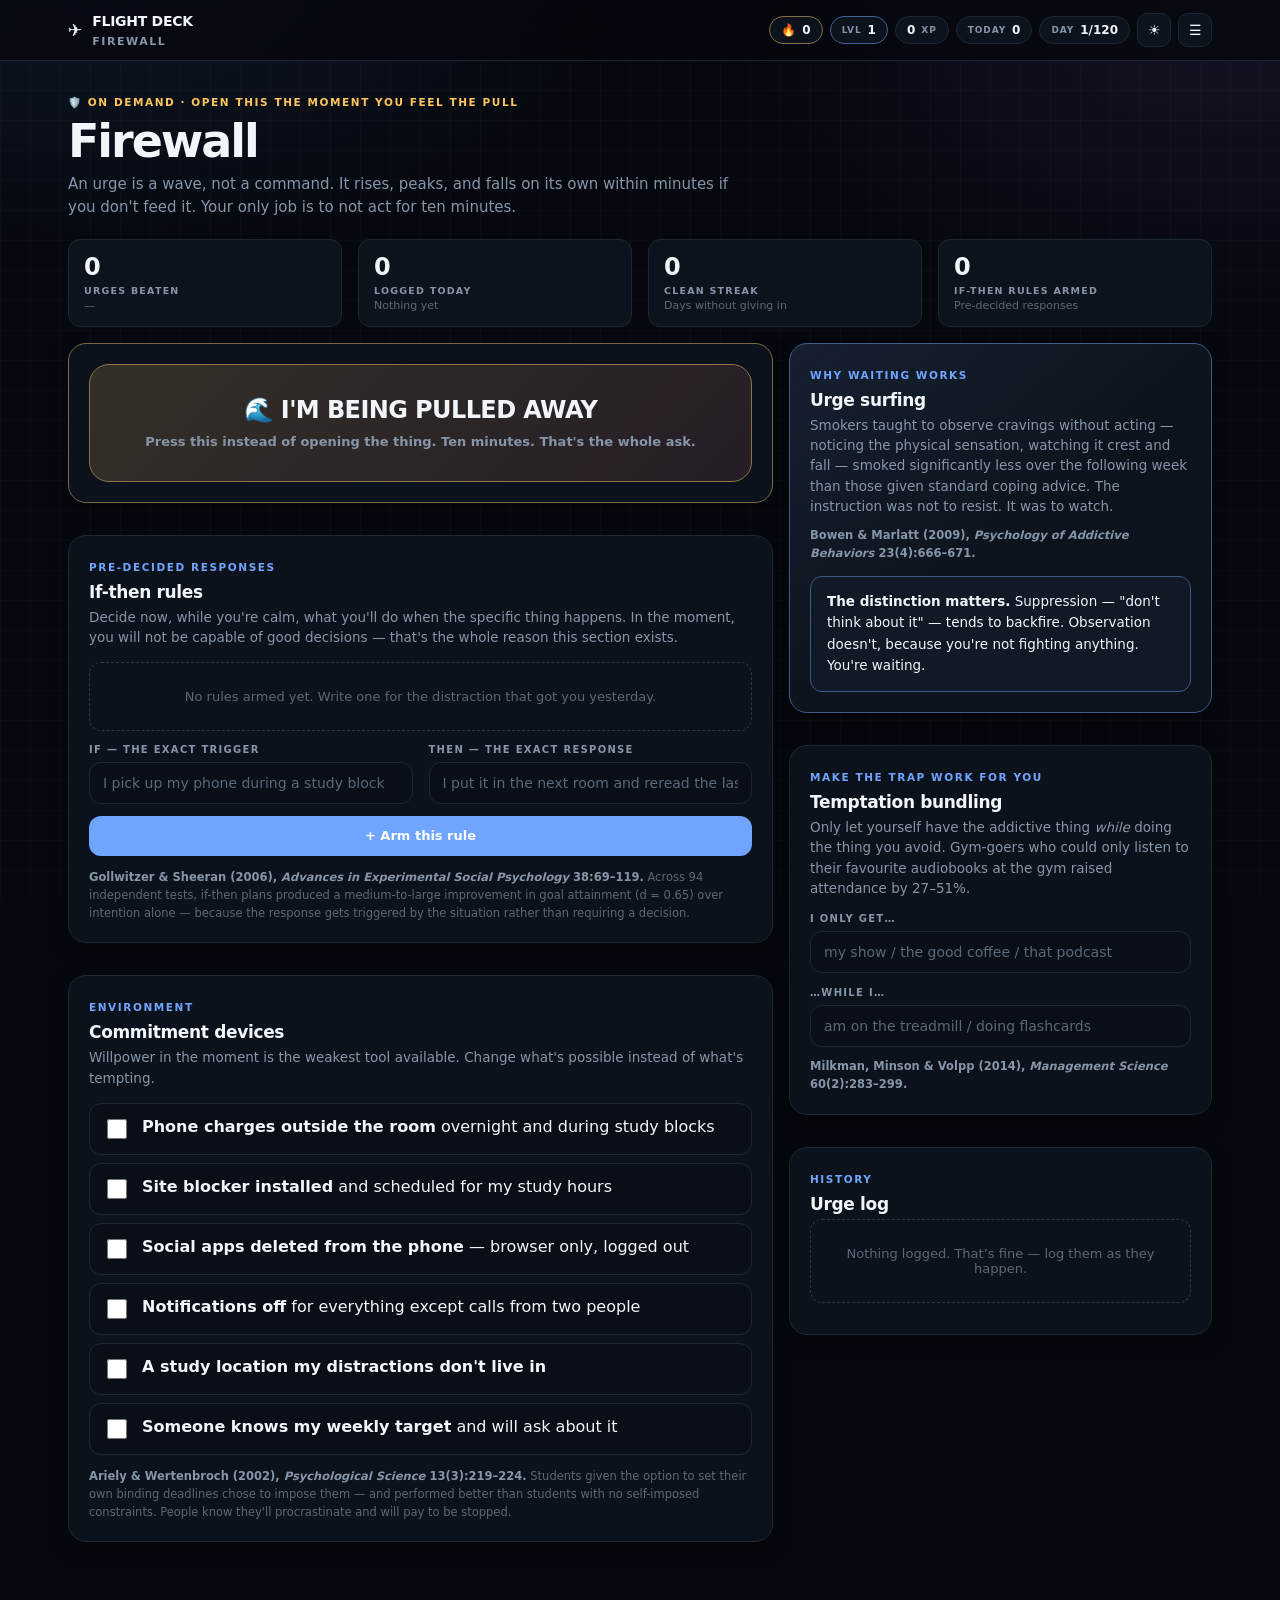
<file: apps/firewall.html>
<!doctype html>
<html lang="en">
<head>
<meta charset="utf-8"/>
<meta name="viewport" content="width=device-width,initial-scale=1"/>
<title>Firewall — Flight Deck</title>
<link rel="stylesheet" href="../assets/core.css?v=2"/>
<style>
  .panic{
    width:100%;padding:30px 22px;border-radius:20px;border:1px solid color-mix(in srgb,var(--warn) 50%,var(--line));
    background:linear-gradient(135deg,color-mix(in srgb,var(--warn) 16%,transparent),color-mix(in srgb,var(--danger) 10%,transparent)),var(--panel);
    color:var(--text);font-size:clamp(18px,3.2vw,24px);font-weight:900;letter-spacing:-.025em;cursor:pointer;
    font-family:inherit;transition:.15s;line-height:1.3
  }
  .panic:hover{transform:translateY(-2px);box-shadow:0 14px 40px color-mix(in srgb,var(--warn) 22%,transparent)}
  .panic small{display:block;font-size:13px;font-weight:700;color:var(--muted);margin-top:8px;letter-spacing:0}
  .surf{display:none}
  .surf.on{display:block;animation:fdpop .25s}
  .surfclock{font-family:var(--mono);font-size:clamp(50px,11vw,78px);font-weight:800;text-align:center;
    letter-spacing:-.05em;font-variant-numeric:tabular-nums;margin:4px 0}
  .script{
    padding:20px;border-radius:var(--r);border:1px solid color-mix(in srgb,var(--accent) 38%,var(--line));
    background:color-mix(in srgb,var(--accent) 7%,var(--panel2));font-size:16px;line-height:1.6;
    min-height:110px;display:grid;place-items:center;text-align:center;font-weight:750
  }
  .rule{display:grid;grid-template-columns:1fr auto;gap:11px;align-items:center;padding:13px;
    border:1px solid var(--line);border-radius:var(--r-sm);background:var(--panel2)}
  .rule+.rule{margin-top:8px}
  .rule .if{color:var(--warn);font-weight:900;font-size:10.5px;letter-spacing:.12em;text-transform:uppercase}
  .rule .th{color:var(--good);font-weight:900;font-size:10.5px;letter-spacing:.12em;text-transform:uppercase}
  .rule p{margin:2px 0 0;font-size:13.5px;line-height:1.45}
  .urow{display:flex;gap:10px;padding:9px 0;border-bottom:1px solid var(--line);font-size:12.5px;align-items:baseline}
  .urow:last-child{border:0}
  .seg{display:flex;gap:6px}
  .seg button{flex:1;padding:10px;border-radius:10px;border:1px solid var(--line);background:var(--panel2);
    color:var(--text);font-weight:850;font-size:12px;cursor:pointer;font-family:inherit}
  .seg button.on{background:var(--accent);color:#fff;border-color:transparent}
</style>
</head>
<body data-root=".." data-module="firewall">
<div class="wrap">

  <div class="phead">
    <div class="kicker warn">🛡️ On demand · open this the moment you feel the pull</div>
    <h1>Firewall</h1>
    <div class="lede">An urge is a wave, not a command. It rises, peaks, and falls on its own within minutes if you
      don't feed it. Your only job is to not act for ten minutes.</div>
  </div>

  <div class="cols c4">
    <div class="stat"><div class="n" id="kWon">0</div><div class="l">Urges beaten</div><div class="sm" id="kRate">—</div></div>
    <div class="stat"><div class="n" id="kToday">0</div><div class="l">Logged today</div><div class="sm" id="kTodayW">—</div></div>
    <div class="stat"><div class="n" id="kClean">0</div><div class="l">Clean streak</div><div class="sm">Days without giving in</div></div>
    <div class="stat"><div class="n" id="kRules">0</div><div class="l">If-then rules armed</div><div class="sm">Pre-decided responses</div></div>
  </div>

  <div class="cols main" style="margin-top:16px">
    <div class="stack">

      <section class="card warnc">
        <button class="panic" id="panicBtn" onclick="beginSurf()">
          🌊 I'M BEING PULLED AWAY
          <small>Press this instead of opening the thing. Ten minutes. That's the whole ask.</small>
        </button>

        <div class="surf" id="surf" style="margin-top:18px">
          <div class="surfclock" id="surfClock">10:00</div>
          <div class="script" id="script">Sit still. Don't fight it — just watch it.</div>
          <div class="field"><label>What set it off?</label>
            <input type="text" id="trigger" placeholder="Hit a hard paragraph and felt stupid"/></div>
          <div class="field"><label>How strong, 1–10?</label>
            <input type="range" id="intensity" min="1" max="10" value="6"/>
            <div class="row"><span class="tiny">Mild</span><span class="right mono" id="intV">6</span></div></div>
          <div class="btnrow grid2" style="margin-top:14px">
            <button class="btn good" onclick="resolve(true)">✓ It passed — back to work</button>
            <button class="btn danger" onclick="resolve(false)">I gave in</button>
          </div>
          <div class="tiny" style="margin-top:11px;text-align:center">
            Log it honestly either way. The data is only useful if it's true, and giving in isn't a moral failure —
            it's information about which trigger needs a better if-then rule.
          </div>
        </div>
      </section>

      <section class="card">
        <div class="kicker">Pre-decided responses</div>
        <h2>If-then rules</h2>
        <p class="sub">Decide now, while you're calm, what you'll do when the specific thing happens. In the moment,
          you will not be capable of good decisions — that's the whole reason this section exists.</p>
        <div id="rules"></div>
        <div class="cols c2" style="margin-top:13px">
          <div class="field" style="margin:0"><label>If — the exact trigger</label>
            <input type="text" id="rIf" placeholder="I pick up my phone during a study block"/></div>
          <div class="field" style="margin:0"><label>Then — the exact response</label>
            <input type="text" id="rThen" placeholder="I put it in the next room and reread the last paragraph"/></div>
        </div>
        <button class="btn primary wide" style="margin-top:12px" onclick="addRule()">+ Arm this rule</button>
        <div class="cite" style="margin-top:13px"><b>Gollwitzer &amp; Sheeran (2006), <i>Advances in Experimental
          Social Psychology</i> 38:69–119.</b> Across 94 independent tests, if-then plans produced a medium-to-large
          improvement in goal attainment (d = 0.65) over intention alone — because the response gets triggered by the
          situation rather than requiring a decision.</div>
      </section>

      <section class="card">
        <div class="kicker">Environment</div>
        <h2>Commitment devices</h2>
        <p class="sub">Willpower in the moment is the weakest tool available. Change what's possible instead of what's tempting.</p>
        <div class="checklist" id="devices">
          <label class="check"><input type="checkbox"><span class="ctext"><b>Phone charges outside the room</b> overnight and during study blocks</span></label>
          <label class="check"><input type="checkbox"><span class="ctext"><b>Site blocker installed</b> and scheduled for my study hours</span></label>
          <label class="check"><input type="checkbox"><span class="ctext"><b>Social apps deleted from the phone</b> — browser only, logged out</span></label>
          <label class="check"><input type="checkbox"><span class="ctext"><b>Notifications off</b> for everything except calls from two people</span></label>
          <label class="check"><input type="checkbox"><span class="ctext"><b>A study location my distractions don't live in</b></span></label>
          <label class="check"><input type="checkbox"><span class="ctext"><b>Someone knows my weekly target</b> and will ask about it</span></label>
        </div>
        <div class="cite" style="margin-top:13px"><b>Ariely &amp; Wertenbroch (2002), <i>Psychological Science</i>
          13(3):219–224.</b> Students given the option to set their own binding deadlines chose to impose them — and
          performed better than students with no self-imposed constraints. People know they'll procrastinate and will
          pay to be stopped.</div>
      </section>

    </div>

    <div class="stack">

      <section class="card accent">
        <div class="kicker">Why waiting works</div>
        <h2>Urge surfing</h2>
        <p class="sub" style="margin-bottom:0">Smokers taught to observe cravings without acting — noticing the
          physical sensation, watching it crest and fall — smoked significantly less over the following week than
          those given standard coping advice. The instruction was not to resist. It was to watch.</p>
        <div class="cite" style="margin-top:11px"><b>Bowen &amp; Marlatt (2009), <i>Psychology of Addictive
          Behaviors</i> 23(4):666–671.</b></div>
        <div class="note acc" style="margin-top:13px">
          <b>The distinction matters.</b> Suppression — "don't think about it" — tends to backfire. Observation
          doesn't, because you're not fighting anything. You're waiting.
        </div>
      </section>

      <section class="card">
        <div class="kicker">Make the trap work for you</div>
        <h2>Temptation bundling</h2>
        <p class="sub">Only let yourself have the addictive thing <i>while</i> doing the thing you avoid. Gym-goers
          who could only listen to their favourite audiobooks at the gym raised attendance by 27–51%.</p>
        <div class="field" style="margin-top:0"><label>I only get…</label>
          <input type="text" id="tempt" placeholder="my show / the good coffee / that podcast"/></div>
        <div class="field"><label>…while I…</label>
          <input type="text" id="bundle" placeholder="am on the treadmill / doing flashcards"/></div>
        <div class="cite" style="margin-top:11px"><b>Milkman, Minson &amp; Volpp (2014), <i>Management Science</i>
          60(2):283–299.</b></div>
      </section>

      <section class="card">
        <div class="kicker">History</div>
        <h2>Urge log</h2>
        <div id="log"></div>
        <div class="tiny" style="margin-top:11px" id="topTrigger"></div>
      </section>

    </div>
  </div>
</div>

<script src="../assets/core.js?v=2"></script>
<script>
const M='firewall';
const SCRIPTS=[
  'Sit still. Don’t fight it — just watch it.',
  'Where do you feel it? Chest, jaw, hands, stomach?',
  'Name it out loud: “this is an urge.” That’s all it is.',
  'It will peak. Peaks don’t last. Keep watching.',
  'Breathe out longer than you breathe in.',
  'You are not deciding never. You are deciding not now.',
  'The wave is already smaller than it was two minutes ago.',
  'What were you doing right before this? That’s where you go back.',
  'Almost through. Don’t reward the last thirty seconds.',
  'Open the thing you were working on. One paragraph.'
];
let surfLeft=600, surfIv=null, scrIv=null;

FD.bindChecks(document.getElementById('devices'),M,null,4);
['tempt','bundle'].forEach(f=>{
  const el=document.getElementById(f);
  el.value=(FD.read().settings||{})[f]||'';
  let t; el.addEventListener('input',()=>{ clearTimeout(t); t=setTimeout(()=>
    FD.mutate(s=>{ s.settings=s.settings||{}; s.settings[f]=el.value; }),300); });
});
document.getElementById('intensity').addEventListener('input',e=>
  document.getElementById('intV').textContent=e.target.value);

function beginSurf(){
  document.getElementById('surf').classList.add('on');
  document.getElementById('panicBtn').style.display='none';
  surfLeft=600; drawSurf(); let i=0;
  document.getElementById('script').textContent=SCRIPTS[0];
  clearInterval(surfIv); clearInterval(scrIv);
  surfIv=setInterval(()=>{ surfLeft--; drawSurf(); if(surfLeft<=0){ clearInterval(surfIv); FD.chime();
    document.getElementById('script').textContent='Ten minutes. It’s gone, or it’s much smaller. Go back to work.'; } },1000);
  scrIv=setInterval(()=>{ i=(i+1)%SCRIPTS.length;
    document.getElementById('script').style.opacity=0;
    setTimeout(()=>{ document.getElementById('script').textContent=SCRIPTS[i];
                     document.getElementById('script').style.opacity=1; },200); },50000);
  document.getElementById('script').style.transition='opacity .2s';
  FD.beep(440,.2);
}
function drawSurf(){
  document.getElementById('surfClock').textContent=
    Math.floor(surfLeft/60)+':'+String(surfLeft%60).padStart(2,'0');
}
function resolve(won){
  clearInterval(surfIv); clearInterval(scrIv);
  const waited=600-surfLeft;
  FD.mutate(s=>s.urges.push({
    id:FD.uid(), date:FD.key(), time:new Date().toLocaleTimeString(undefined,{hour:'numeric',minute:'2-digit'}),
    trigger:document.getElementById('trigger').value.trim()||'(unspecified)',
    intensity:+document.getElementById('intensity').value, won:won, waited:waited
  }));
  document.getElementById('surf').classList.remove('on');
  document.getElementById('panicBtn').style.display='block';
  document.getElementById('trigger').value='';
  if(won){ FD.addXP(20,'Urge ridden out'); FD.confetti(28); }
  else { FD.addXP(6,'Logged honestly'); FD.toast('Logged. That data is worth more than the streak.'); }
  paint();
}
function addRule(){
  const i=document.getElementById('rIf').value.trim(), t=document.getElementById('rThen').value.trim();
  if(!i||!t){ FD.toast('⚠️ Need both halves'); return; }
  FD.mutate(s=>s.rules.push({id:FD.uid(),ifPart:i,thenPart:t}));
  document.getElementById('rIf').value=''; document.getElementById('rThen').value='';
  FD.addXP(8,'If-then rule armed'); paint();
}
function delRule(id){ FD.mutate(s=>{ s.rules=s.rules.filter(r=>r.id!==id); }); paint(); }

function cleanStreak(){
  const us=FD.read().urges||[];
  let n=0,k=FD.key();
  const bad=kk=>us.some(u=>u.date===kk&&!u.won);
  const any=kk=>us.some(u=>u.date===kk);
  if(bad(k)) return 0;
  k=FD.shift(k,-1);
  while(!bad(k)&&FD.diff(FD.read().created,k)>=0){ n++; k=FD.shift(k,-1); if(n>400) break; }
  return n+(any(FD.key())?1:0);
}
function paint(){
  const us=FD.read().urges||[], rs=FD.read().rules||[];
  const won=us.filter(u=>u.won).length;
  document.getElementById('kWon').textContent=won;
  document.getElementById('kRate').textContent=us.length?Math.round(won/us.length*100)+'% of '+us.length+' logged':'—';
  const today=us.filter(u=>u.date===FD.key());
  document.getElementById('kToday').textContent=today.length;
  document.getElementById('kTodayW').textContent=today.length?today.filter(u=>u.won).length+' beaten':'Nothing yet';
  document.getElementById('kClean').textContent=cleanStreak();
  document.getElementById('kRules').textContent=rs.length;

  document.getElementById('rules').innerHTML = rs.length ? rs.map(r=>
    '<div class="rule"><div><span class="if">If</span><p>'+FD.esc(r.ifPart)+'</p>'+
    '<span class="th" style="margin-top:7px;display:inline-block">Then</span><p>'+FD.esc(r.thenPart)+'</p></div>'+
    '<button class="del" onclick="delRule(\''+r.id+'\')">✕</button></div>').join('')
    : '<div class="empty">No rules armed yet. Write one for the distraction that got you yesterday.</div>';

  const recent=us.slice(-14).reverse();
  document.getElementById('log').innerHTML = recent.length ? recent.map(u=>
    '<div class="urow"><span class="mono" style="color:var(--faint);width:78px;flex:none">'+u.date.slice(5)+' '+FD.esc(u.time)+'</span>'+
    '<span style="flex:1">'+FD.esc(u.trigger)+' <span class="muted">· intensity '+u.intensity+'</span></span>'+
    '<span class="pill '+(u.won?'on':'due')+'">'+(u.won?'beat':'gave in')+'</span></div>').join('')
    : '<div class="empty">Nothing logged. That’s fine — log them as they happen.</div>';

  const counts={};
  us.forEach(u=>{ const t=u.trigger.toLowerCase(); if(t!=='(unspecified)') counts[t]=(counts[t]||0)+1; });
  const top=Object.entries(counts).sort((a,b)=>b[1]-a[1])[0];
  document.getElementById('topTrigger').textContent = top&&top[1]>1
    ? 'Most common trigger: “'+top[0]+'” ('+top[1]+'×). Write an if-then rule for exactly that one.' : '';
}
paint();
</script>
</body>
</html>
</file>
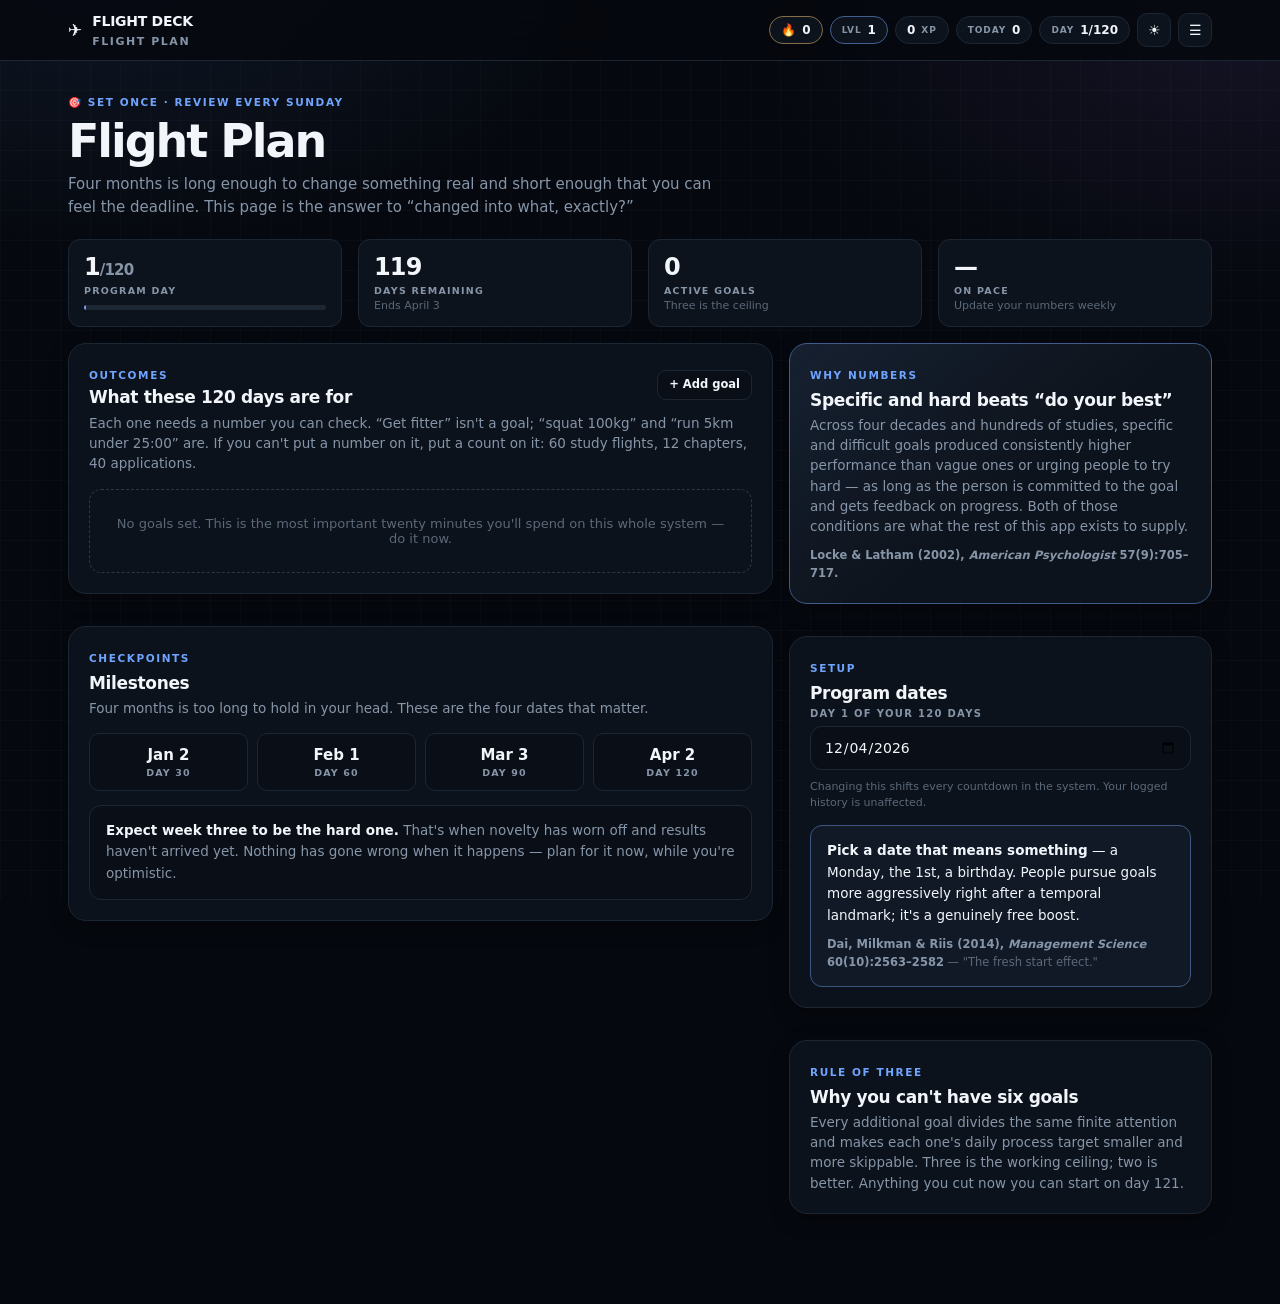
<file: apps/flightplan.html>
<!doctype html>
<html lang="en">
<head>
<meta charset="utf-8"/>
<meta name="viewport" content="width=device-width,initial-scale=1"/>
<title>Flight Plan — Flight Deck</title>
<link rel="stylesheet" href="../assets/core.css?v=2"/>
<style>
  .goal{border:1px solid var(--line);border-radius:var(--r);background:var(--panel2);padding:18px;margin-top:14px}
  .goal.on{border-color:color-mix(in srgb,var(--good) 40%,var(--line))}
  .goal.off{border-color:color-mix(in srgb,var(--warn) 40%,var(--line))}
  .goal h3{font-size:17px;margin:0;letter-spacing:-.02em}
  .goal .why{color:var(--muted);font-size:13px;margin-top:5px;line-height:1.5}
  .gnums{display:grid;grid-template-columns:repeat(4,1fr);gap:10px;margin-top:14px}
  .gnum{background:var(--panel);border:1px solid var(--line);border-radius:10px;padding:10px 11px}
  .gnum .n{font-size:17px;font-weight:900;letter-spacing:-.03em;font-variant-numeric:tabular-nums}
  .gnum .l{font-size:9px;text-transform:uppercase;letter-spacing:.12em;color:var(--muted);font-weight:900;margin-top:3px}
  .track{position:relative;height:10px;background:var(--line);border-radius:999px;margin-top:14px;overflow:visible}
  .track>i{display:block;height:100%;border-radius:999px;background:linear-gradient(90deg,var(--accent),var(--accent2))}
  .track>b{position:absolute;top:-5px;width:2px;height:20px;background:var(--text);opacity:.55}
  .track>b::after{content:attr(data-l);position:absolute;top:22px;left:50%;transform:translateX(-50%);
    font-size:9px;color:var(--muted);white-space:nowrap;font-weight:800;letter-spacing:.06em}
  .proc{display:flex;gap:9px;align-items:center;padding:9px 0;border-bottom:1px solid var(--line);font-size:13px}
  .proc:last-child{border:0}
  .ms{display:grid;grid-template-columns:repeat(4,1fr);gap:9px;margin-top:12px}
  .msc{padding:12px;border:1px solid var(--line);border-radius:10px;background:var(--panel2);text-align:center}
  .msc.hit{border-color:color-mix(in srgb,var(--good) 42%,var(--line));background:color-mix(in srgb,var(--good) 8%,var(--panel2))}
  .msc .d{font-size:15px;font-weight:900}
  .msc .t{font-size:9.5px;color:var(--muted);text-transform:uppercase;letter-spacing:.12em;font-weight:900;margin-top:3px}
  .editor{display:none} .editor.open{display:block;animation:fdpop .2s}
  @media(max-width:640px){.gnums{grid-template-columns:repeat(2,1fr)}.ms{grid-template-columns:repeat(2,1fr)}}
</style>
</head>
<body data-root=".." data-module="flightplan">
<div class="wrap">

  <div class="phead">
    <div class="kicker">🎯 Set once · review every Sunday</div>
    <h1>Flight Plan</h1>
    <div class="lede">Four months is long enough to change something real and short enough that you can feel the
      deadline. This page is the answer to “changed into what, exactly?”</div>
  </div>

  <div class="cols c4">
    <div class="stat"><div class="n"><span id="kDay">1</span><span class="muted" style="font-size:15px">/120</span></div>
      <div class="l">Program day</div><div class="bar thin" style="margin-top:9px"><i id="kDayBar"></i></div></div>
    <div class="stat"><div class="n" id="kLeft">119</div><div class="l">Days remaining</div><div class="sm" id="kEnd">—</div></div>
    <div class="stat"><div class="n" id="kGoals">0</div><div class="l">Active goals</div><div class="sm">Three is the ceiling</div></div>
    <div class="stat"><div class="n" id="kTrack">—</div><div class="l">On pace</div><div class="sm" id="kTrackS">Update your numbers weekly</div></div>
  </div>

  <div class="cols main" style="margin-top:16px">
    <div class="stack">

      <section class="card">
        <div class="row" style="margin-bottom:6px">
          <div><div class="kicker" style="margin:0">Outcomes</div>
            <h2 style="margin:4px 0 0">What these 120 days are for</h2></div>
          <button class="btn sm right" onclick="toggleEditor()">+ Add goal</button>
        </div>
        <p class="sub">Each one needs a number you can check. “Get fitter” isn't a goal; “squat 100kg” and “run 5km
          under 25:00” are. If you can't put a number on it, put a count on it: 60 study flights, 12 chapters, 40 applications.</p>

        <div class="editor card" id="editor" style="background:var(--panel2);margin-bottom:14px">
          <div class="field" style="margin-top:0"><label>Goal — the outcome, with a number in it</label>
            <input type="text" id="eTitle" placeholder="Pass the certification exam"/></div>
          <div class="cols c3">
            <div class="field"><label>Unit</label><input type="text" id="eUnit" placeholder="chapters"/></div>
            <div class="field"><label>Starting value</label><input type="number" id="eStart" value="0"/></div>
            <div class="field"><label>Target value</label><input type="number" id="eTarget" placeholder="24"/></div>
          </div>
          <div class="field"><label>Why — what changes in your life if this lands?</label>
            <textarea id="eWhy" style="min-height:60px" placeholder="I stop being stuck in a job I don't want"></textarea></div>
          <div class="field"><label>Identity — who has to be true for this to happen?</label>
            <input type="text" id="eIdent" placeholder="Someone who studies before they check their phone"/></div>
          <div class="field"><label>The obstacle you already know is coming</label>
            <input type="text" id="eObstacle" placeholder="Week 3, when it stops being novel"/></div>
          <div class="field"><label>Weekly process target — the thing you control</label>
            <input type="text" id="eProcess" placeholder="5 study flights + clear the recall queue 6 days"/></div>
          <div class="btnrow grid2" style="margin-top:14px">
            <button class="btn primary" onclick="saveGoal()">Save goal</button>
            <button class="btn ghost" onclick="toggleEditor()">Cancel</button>
          </div>
        </div>

        <div id="goals"></div>
      </section>

      <section class="card">
        <div class="kicker">Checkpoints</div>
        <h2>Milestones</h2>
        <p class="sub">Four months is too long to hold in your head. These are the four dates that matter.</p>
        <div class="ms" id="miles"></div>
        <div class="note" style="margin-top:14px">
          <b>Expect week three to be the hard one.</b> That's when novelty has worn off and results haven't arrived yet.
          Nothing has gone wrong when it happens — plan for it now, while you're optimistic.
        </div>
      </section>

    </div>

    <div class="stack">

      <section class="card accent">
        <div class="kicker">Why numbers</div>
        <h2>Specific and hard beats “do your best”</h2>
        <p class="sub" style="margin-bottom:0">Across four decades and hundreds of studies, specific and difficult
          goals produced consistently higher performance than vague ones or urging people to try hard — as long as the
          person is committed to the goal and gets feedback on progress. Both of those conditions are what the rest of
          this app exists to supply.</p>
        <div class="cite" style="margin-top:11px"><b>Locke &amp; Latham (2002), <i>American Psychologist</i>
          57(9):705–717.</b></div>
      </section>

      <section class="card">
        <div class="kicker">Setup</div>
        <h2>Program dates</h2>
        <div class="field" style="margin-top:0"><label>Day 1 of your 120 days</label>
          <input type="date" id="startDate"/></div>
        <div class="tiny" style="margin-top:9px">Changing this shifts every countdown in the system. Your logged
          history is unaffected.</div>
        <div class="note acc" style="margin-top:13px">
          <b>Pick a date that means something</b> — a Monday, the 1st, a birthday. People pursue goals more
          aggressively right after a temporal landmark; it's a genuinely free boost.
          <div class="cite"><b>Dai, Milkman &amp; Riis (2014), <i>Management Science</i> 60(10):2563–2582</b> —
          "The fresh start effect."</div>
        </div>
      </section>

      <section class="card">
        <div class="kicker">Rule of three</div>
        <h2>Why you can't have six goals</h2>
        <p class="sub" style="margin-bottom:0">Every additional goal divides the same finite attention and makes each
          one's daily process target smaller and more skippable. Three is the working ceiling; two is better. Anything
          you cut now you can start on day 121.</p>
      </section>

    </div>
  </div>
</div>

<script src="../assets/core.js?v=2"></script>
<script>
const sd=document.getElementById('startDate');
sd.value=FD.read().startDate||FD.key();
sd.addEventListener('change',()=>{
  if(!sd.value) return;
  FD.mutate(s=>{ s.startDate=sd.value; });
  FD.toast('Program dates updated'); FD.paintNav(); paint();
});
function toggleEditor(){ document.getElementById('editor').classList.toggle('open'); }
function saveGoal(){
  const title=document.getElementById('eTitle').value.trim();
  const target=Number(document.getElementById('eTarget').value);
  if(!title){ FD.toast('⚠️ Give the goal a name'); return; }
  if(!target){ FD.toast('⚠️ A goal needs a target number'); return; }
  if((FD.read().goals||[]).length>=3){ FD.toast('⚠️ Three is the ceiling. Finish or cut one first.'); return; }
  FD.mutate(s=>s.goals.push({
    id:FD.uid(), title,
    unit:document.getElementById('eUnit').value.trim(),
    start:Number(document.getElementById('eStart').value)||0,
    target, current:Number(document.getElementById('eStart').value)||0,
    why:document.getElementById('eWhy').value.trim(),
    identity:document.getElementById('eIdent').value.trim(),
    obstacle:document.getElementById('eObstacle').value.trim(),
    process:document.getElementById('eProcess').value.trim(),
    created:FD.key()
  }));
  ['eTitle','eUnit','eTarget','eWhy','eIdent','eObstacle','eProcess'].forEach(i=>document.getElementById(i).value='');
  document.getElementById('eStart').value=0;
  toggleEditor(); FD.addXP(25,'Goal set'); FD.confetti(26); paint();
}
function bump(id,delta){
  FD.mutate(s=>{ const g=s.goals.find(x=>x.id===id); if(g) g.current=Number(g.current||0)+delta; });
  FD.addXP(3,'Progress logged'); paint();
}
function setCurrent(id,v){
  FD.mutate(s=>{ const g=s.goals.find(x=>x.id===id); if(g) g.current=Number(v)||0; });
  paint();
}
function delGoal(id){
  if(!confirm('Remove this goal?')) return;
  FD.mutate(s=>{ s.goals=s.goals.filter(g=>g.id!==id); }); paint();
}
function analyse(g,pr){
  const span=Number(g.target)-Number(g.start||0);
  const made=Number(g.current||0)-Number(g.start||0);
  const donePct=span?Math.round(made/span*100):0;
  const expected=span*(pr.dayNo/pr.total);
  const ratio=expected>0?made/expected:(made>0?2:0);
  const projected=pr.dayNo>0?Number(g.start||0)+made*(pr.total/pr.dayNo):Number(g.start||0);
  const perWeek=pr.dayNo>0?made/(pr.dayNo/7):0;
  const needPerWeek=pr.left>0?(Number(g.target)-Number(g.current||0))/(pr.left/7):0;
  return {span,made,donePct,expected:Math.round(expected*10)/10,ratio,
          projected:Math.round(projected*10)/10,perWeek:Math.round(perWeek*10)/10,
          needPerWeek:Math.round(needPerWeek*10)/10};
}
function paint(){
  const pr=FD.program(), gs=FD.read().goals||[];
  document.getElementById('kDay').textContent=pr.dayNo;
  document.getElementById('kDayBar').style.width=pr.pct+'%';
  document.getElementById('kLeft').textContent=pr.left;
  document.getElementById('kEnd').textContent='Ends '+FD.parseKey(pr.end).toLocaleDateString(undefined,{month:'long',day:'numeric'});
  document.getElementById('kGoals').textContent=gs.length;

  if(gs.length){
    const avg=gs.reduce((a,g)=>a+analyse(g,pr).ratio,0)/gs.length;
    document.getElementById('kTrack').textContent=Math.round(avg*100)+'%';
    document.getElementById('kTrackS').textContent=avg>=1?'Ahead of pace':avg>=.8?'Roughly on pace':'Behind — adjust the process target';
  }

  document.getElementById('goals').innerHTML = gs.length ? gs.map(g=>{
    const a=analyse(g,pr);
    const cls=a.ratio>=.95?'on':a.ratio>=.75?'':'off';
    const marks=[25,50,75].map(p=>'<b style="left:'+p+'%" data-l="'+p+'%"></b>').join('');
    return '<div class="goal '+cls+'">'+
      '<div class="row"><h3>'+FD.esc(g.title)+'</h3>'+
        '<button class="del right" onclick="delGoal(\''+g.id+'\')">✕</button></div>'+
      (g.why?'<div class="why">'+FD.esc(g.why)+'</div>':'')+
      (g.identity?'<div class="pill acc" style="margin-top:9px">Identity · '+FD.esc(g.identity)+'</div>':'')+
      '<div class="track"><i style="width:'+Math.min(100,Math.max(0,a.donePct))+'%"></i>'+marks+'</div>'+
      '<div style="height:20px"></div>'+
      '<div class="gnums">'+
        '<div class="gnum"><div class="n">'+FD.esc(g.current||0)+'</div><div class="l">Now ('+FD.esc(g.unit||'units')+')</div></div>'+
        '<div class="gnum"><div class="n">'+FD.esc(g.target)+'</div><div class="l">Target</div></div>'+
        '<div class="gnum"><div class="n">'+a.perWeek+'</div><div class="l">Per week so far</div></div>'+
        '<div class="gnum"><div class="n">'+a.needPerWeek+'</div><div class="l">Needed / week</div></div>'+
      '</div>'+
      '<div class="note'+(a.ratio>=.95?' acc':a.ratio<.75?' warn':'')+'" style="margin-top:13px">'+
        (pr.dayNo<7
          ? '<b>Too early to project.</b> Come back after a week of data.'
          : '<b>At this rate you finish at '+a.projected+' '+FD.esc(g.unit||'')+'</b> — '+
            (a.projected>=Number(g.target)
              ? 'which clears the target with '+Math.round((a.projected/Number(g.target)-1)*100)+'% to spare.'
              : 'which is '+Math.round((1-a.projected/Number(g.target))*100)+'% short. You need '+a.needPerWeek+
                ' '+FD.esc(g.unit||'')+' a week from here, up from '+a.perWeek+'.'))+
      '</div>'+
      (g.process?'<div class="proc"><span class="pill acc">Weekly process</span><span>'+FD.esc(g.process)+'</span></div>':'')+
      (g.obstacle?'<div class="proc"><span class="pill due">Known obstacle</span><span>'+FD.esc(g.obstacle)+'</span></div>':'')+
      '<div class="row" style="margin-top:13px;gap:7px">'+
        '<button class="btn sm" onclick="bump(\''+g.id+'\',1)">+1</button>'+
        '<button class="btn sm" onclick="bump(\''+g.id+'\',5)">+5</button>'+
        '<button class="btn sm" onclick="bump(\''+g.id+'\',-1)">−1</button>'+
        '<input type="number" value="'+FD.esc(g.current||0)+'" style="width:110px;padding:7px 10px;font-size:13px" '+
          'onchange="setCurrent(\''+g.id+'\',this.value)"/>'+
        '<span class="tiny">set exact value</span>'+
      '</div>'+
    '</div>';
  }).join('') : '<div class="empty">No goals set. This is the most important twenty minutes you\'ll spend on this whole system — do it now.</div>';

  document.getElementById('miles').innerHTML=[30,60,90,120].map(n=>{
    const dk=FD.shift(pr.start,n-1), hit=pr.dayNo>=n;
    return '<div class="msc'+(hit?' hit':'')+'"><div class="d">'+
      FD.parseKey(dk).toLocaleDateString(undefined,{month:'short',day:'numeric'})+'</div>'+
      '<div class="t">Day '+n+(hit?' ✓':'')+'</div></div>';
  }).join('');
}
paint();
</script>
</body>
</html>
</file>
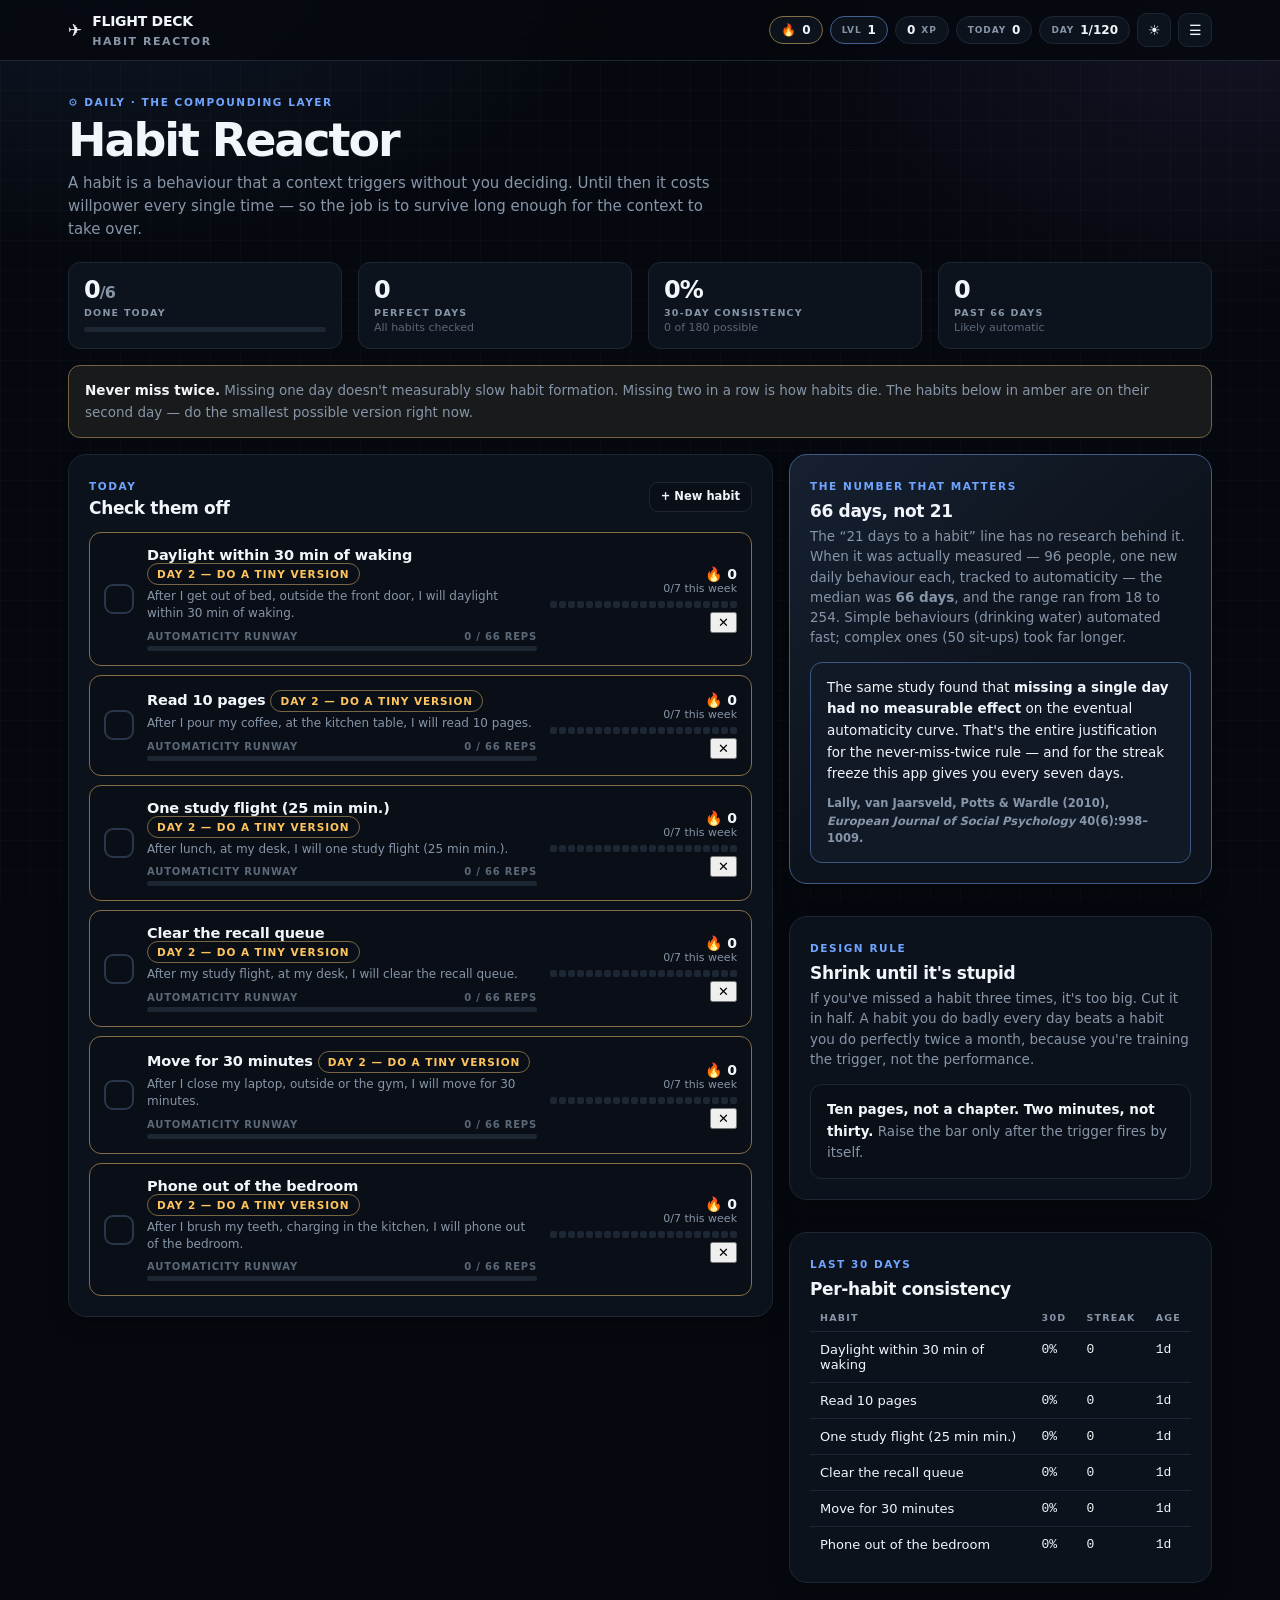
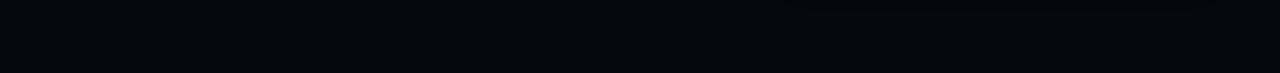
<file: apps/habits.html>
<!doctype html>
<html lang="en">
<head>
<meta charset="utf-8"/>
<meta name="viewport" content="width=device-width,initial-scale=1"/>
<title>Habit Reactor — Flight Deck</title>
<link rel="stylesheet" href="../assets/core.css?v=2"/>
<style>
  .hrow{
    display:grid;grid-template-columns:auto 1fr auto;gap:13px;align-items:center;padding:14px;
    border:1px solid var(--line);border-radius:var(--r-sm);background:var(--panel2);transition:.15s
  }
  .hrow+.hrow{margin-top:9px}
  .hrow:hover{border-color:var(--line2)}
  .hrow.done{background:color-mix(in srgb,var(--good) 8%,var(--panel2));border-color:color-mix(in srgb,var(--good) 30%,var(--line))}
  .hbox{
    width:30px;height:30px;border-radius:9px;border:2px solid var(--line2);background:transparent;
    cursor:pointer;display:grid;place-items:center;font-size:15px;color:transparent;transition:.15s;flex:none
  }
  .hrow.done .hbox{background:var(--good);border-color:var(--good);color:#04140d}
  .hbox:hover{border-color:var(--good);transform:scale(1.06)}
  .hname{font-weight:850;font-size:14.5px;letter-spacing:-.01em}
  .hcue{color:var(--muted);font-size:12px;margin-top:3px;line-height:1.4}
  .hmeta{text-align:right;font-size:11px;color:var(--muted);white-space:nowrap}
  .hmeta .st{font-weight:900;color:var(--text);font-size:14px}
  .mini{display:flex;gap:2px;margin-top:6px;justify-content:flex-end}
  .mini i{width:7px;height:7px;border-radius:2px;background:var(--line);display:block}
  .mini i.on{background:var(--good)}
  .mini i.frz{background:var(--accent)}
  .auto{margin-top:9px}
  .autolab{display:flex;justify-content:space-between;font-size:10px;color:var(--faint);margin-bottom:4px;letter-spacing:.08em;text-transform:uppercase;font-weight:800}
  .editor{display:none;margin-top:12px}
  .editor.open{display:block;animation:fdpop .2s}
  @media(max-width:640px){.hrow{grid-template-columns:auto 1fr}.hmeta{grid-column:2;text-align:left}.mini{justify-content:flex-start}}
</style>
</head>
<body data-root=".." data-module="habits">
<div class="wrap">

  <div class="phead">
    <div class="kicker">⚙️ Daily · the compounding layer</div>
    <h1>Habit Reactor</h1>
    <div class="lede">A habit is a behaviour that a context triggers without you deciding. Until then it costs willpower
      every single time — so the job is to survive long enough for the context to take over.</div>
  </div>

  <div class="cols c4">
    <div class="stat"><div class="n" id="kDone">0<span class="muted" style="font-size:16px">/0</span></div><div class="l">Done today</div><div class="bar thin good" style="margin-top:9px"><i id="kBar"></i></div></div>
    <div class="stat"><div class="n" id="kPerf">0</div><div class="l">Perfect days</div><div class="sm">All habits checked</div></div>
    <div class="stat"><div class="n" id="k30">0%</div><div class="l">30-day consistency</div><div class="sm" id="k30s">—</div></div>
    <div class="stat"><div class="n" id="kAuto">0</div><div class="l">Past 66 days</div><div class="sm">Likely automatic</div></div>
  </div>

  <div class="note warn" id="miss2" style="display:none;margin-top:16px">
    <b>Never miss twice.</b> Missing one day doesn't measurably slow habit formation. Missing two in a row is how
    habits die. The habits below in amber are on their second day — do the smallest possible version right now.
  </div>

  <div class="cols main" style="margin-top:16px">
    <div class="stack">

      <section class="card">
        <div class="row" style="margin-bottom:14px">
          <div>
            <div class="kicker" style="margin:0">Today</div>
            <h2 style="margin:4px 0 0">Check them off</h2>
          </div>
          <button class="btn sm right" onclick="toggleEditor()">+ New habit</button>
        </div>

        <div class="editor" id="editor">
          <div class="field"><label>Habit — small enough that a bad day can't stop it</label>
            <input type="text" id="eName" placeholder="Read 10 pages"/></div>
          <div class="field"><label>Anchor — what already happens reliably?</label>
            <input type="text" id="eAnchor" placeholder="After I pour my morning coffee"/></div>
          <div class="field"><label>Location — where, exactly</label>
            <input type="text" id="eWhere" placeholder="at the kitchen table"/></div>
          <div class="btnrow grid2" style="margin-top:13px">
            <button class="btn primary" onclick="saveHabit()">Save habit</button>
            <button class="btn ghost" onclick="toggleEditor()">Cancel</button>
          </div>
          <div class="note acc" style="margin-top:13px">
            <b>Stack it onto something that already happens.</b> Habits are cued by context, not by motivation —
            an existing routine is the most reliable cue you own.
            <div class="cite"><b>Wood &amp; Neal (2007), <i>Psychological Review</i> 114(4):843–863.</b></div>
          </div>
          <hr class="hr"/>
        </div>

        <div id="list"></div>
      </section>

    </div>

    <div class="stack">

      <section class="card accent">
        <div class="kicker">The number that matters</div>
        <h2>66 days, not 21</h2>
        <p class="sub" style="margin-bottom:0">The “21 days to a habit” line has no research behind it. When it was
          actually measured — 96 people, one new daily behaviour each, tracked to automaticity — the median was
          <b>66 days</b>, and the range ran from 18 to 254. Simple behaviours (drinking water) automated fast;
          complex ones (50 sit-ups) took far longer.</p>
        <div class="note acc" style="margin-top:14px">
          The same study found that <b>missing a single day had no measurable effect</b> on the eventual automaticity
          curve. That's the entire justification for the never-miss-twice rule — and for the streak freeze this app
          gives you every seven days.
          <div class="cite"><b>Lally, van Jaarsveld, Potts &amp; Wardle (2010), <i>European Journal of Social
          Psychology</i> 40(6):998–1009.</b></div>
        </div>
      </section>

      <section class="card">
        <div class="kicker">Design rule</div>
        <h2>Shrink until it's stupid</h2>
        <p class="sub">If you've missed a habit three times, it's too big. Cut it in half. A habit you do badly every
          day beats a habit you do perfectly twice a month, because you're training the trigger, not the performance.</p>
        <div class="note">
          <b>Ten pages, not a chapter. Two minutes, not thirty.</b> Raise the bar only after the trigger fires by itself.
        </div>
      </section>

      <section class="card">
        <div class="kicker">Last 30 days</div>
        <h2>Per-habit consistency</h2>
        <div id="table"></div>
      </section>

    </div>
  </div>
</div>

<script src="../assets/core.js?v=2"></script>
<script>
const M='habits';
const SEED=[
  {name:'Daylight within 30 min of waking', anchor:'After I get out of bed', where:'outside the front door'},
  {name:'Read 10 pages',                    anchor:'After I pour my coffee', where:'at the kitchen table'},
  {name:'One study flight (25 min min.)',   anchor:'After lunch',            where:'at my desk'},
  {name:'Clear the recall queue',           anchor:'After my study flight',  where:'at my desk'},
  {name:'Move for 30 minutes',              anchor:'After I close my laptop',where:'outside or the gym'},
  {name:'Phone out of the bedroom',         anchor:'After I brush my teeth', where:'charging in the kitchen'}
];
function habits(){
  let s=FD.read();
  if(!s.habits){
    FD.mutate(x=>{ x.habits=SEED.map(h=>Object.assign({id:FD.uid(),created:FD.key()},h)); });
    s=FD.read();
  }
  return (s.habits||[]).filter(h=>!h.archived);
}
function doneMap(k){ return FD.mod(M,k).done||{}; }
function didOn(id,k){ return !!doneMap(k)[id]; }

function habitStreak(id){
  let n=0,k=FD.key();
  if(!didOn(id,k)) k=FD.shift(k,-1);
  while(didOn(id,k)){ n++; k=FD.shift(k,-1); }
  return n;
}
function daysSince(h){ return FD.diff(h.created||FD.key(),FD.key())+1; }
function hitsIn(id,n){ return FD.lastDays(n).filter(k=>didOn(id,k)).length; }
function missedTwice(id){
  const y=FD.shift(FD.key(),-1), y2=FD.shift(FD.key(),-2);
  return !didOn(id,y)&&!didOn(id,FD.key())&&didOn(id,y2)===false&&FD.diff(FD.read().created,y2)>=0;
}
function onSecondDay(id){
  const y=FD.shift(FD.key(),-1);
  return !didOn(id,y)&&!didOn(id,FD.key());
}

function toggleHabit(id){
  const d=Object.assign({},doneMap());
  const was=!!d[id];
  if(was) delete d[id]; else d[id]=true;
  FD.setMod(M,{done:d});
  if(!was) FD.addXP(5,'Habit done');
  const hs=habits(), now=doneMap();
  if(hs.length && hs.every(h=>now[h.id]) && !FD.mod(M).perfect){
    FD.setMod(M,{perfect:true}); FD.addXP(25,'Perfect habit day'); FD.confetti(36); FD.chime();
  }
  paint();
}
function toggleEditor(){ document.getElementById('editor').classList.toggle('open'); document.getElementById('eName').focus(); }
function saveHabit(){
  const name=document.getElementById('eName').value.trim();
  if(!name){ FD.toast('⚠️ Give it a name'); return; }
  FD.mutate(s=>{
    s.habits=s.habits||[];
    s.habits.push({id:FD.uid(),name,anchor:document.getElementById('eAnchor').value.trim(),
                   where:document.getElementById('eWhere').value.trim(),created:FD.key()});
  });
  ['eName','eAnchor','eWhere'].forEach(i=>document.getElementById(i).value='');
  toggleEditor(); FD.addXP(6,'New habit defined'); paint();
}
function delHabit(id){
  if(!confirm('Remove this habit? Its history stays in your data.')) return;
  FD.mutate(s=>{ const h=(s.habits||[]).find(x=>x.id===id); if(h) h.archived=true; });
  paint();
}

function paint(){
  const hs=habits(), done=doneMap();
  const nDone=hs.filter(h=>done[h.id]).length;
  document.getElementById('kDone').innerHTML=nDone+'<span class="muted" style="font-size:16px">/'+hs.length+'</span>';
  document.getElementById('kBar').style.width=FD.pct(nDone,hs.length)+'%';

  let perfect=0;
  FD.lastDays(120).forEach(k=>{
    const dm=FD.mod(M,k).done||{};
    if(hs.length&&hs.every(h=>dm[h.id])) perfect++;
  });
  document.getElementById('kPerf').textContent=perfect;

  const tot=hs.reduce((a,h)=>a+hitsIn(h.id,30),0);
  document.getElementById('k30').textContent=FD.pct(tot,hs.length*30)+'%';
  document.getElementById('k30s').textContent=tot+' of '+(hs.length*30)+' possible';
  document.getElementById('kAuto').textContent=hs.filter(h=>daysSince(h)>=66&&hitsIn(h.id,30)>=24).length;

  document.getElementById('miss2').style.display=hs.some(h=>onSecondDay(h.id))?'block':'none';

  document.getElementById('list').innerHTML = hs.length ? hs.map(h=>{
    const on=!!done[h.id], st=habitStreak(h.id), age=daysSince(h);
    const autoPct=FD.pct(Math.min(66,hitsIn(h.id,Math.min(age,120))),66);
    const warn=!on&&onSecondDay(h.id);
    const mini=FD.lastDays(21).map(k=>'<i class="'+(didOn(h.id,k)?'on':'')+'"></i>').join('');
    return '<div class="hrow'+(on?' done':'')+'"'+(warn?' style="border-color:color-mix(in srgb,var(--warn) 45%,var(--line))"':'')+'>'+
      '<button class="hbox" onclick="toggleHabit(\''+h.id+'\')" aria-label="toggle">✓</button>'+
      '<div><div class="hname">'+FD.esc(h.name)+(warn?' <span class="pill due">day 2 — do a tiny version</span>':'')+'</div>'+
        (h.anchor?'<div class="hcue">'+FD.esc(h.anchor)+(h.where?', '+FD.esc(h.where):'')+', I will '+FD.esc(h.name.toLowerCase())+'.</div>':'')+
        '<div class="auto"><div class="autolab"><span>Automaticity runway</span><span>'+Math.min(66,hitsIn(h.id,120))+' / 66 reps</span></div>'+
        '<div class="bar thin"><i style="width:'+autoPct+'%"></i></div></div>'+
      '</div>'+
      '<div class="hmeta"><div class="st">🔥 '+st+'</div><div>'+hitsIn(h.id,7)+'/7 this week</div>'+
        '<div class="mini">'+mini+'</div>'+
        '<button class="del" style="margin-top:4px" onclick="delHabit(\''+h.id+'\')">✕</button></div>'+
    '</div>';
  }).join('') : '<div class="empty">No habits yet. Add one above — start with two, not ten.</div>';

  document.getElementById('table').innerHTML= hs.length
    ? '<div class="scrollx"><table class="tbl"><tr><th>Habit</th><th>30d</th><th>Streak</th><th>Age</th></tr>'+
      hs.map(h=>'<tr><td>'+FD.esc(h.name)+'</td><td class="mono">'+FD.pct(hitsIn(h.id,30),30)+'%</td>'+
        '<td class="mono">'+habitStreak(h.id)+'</td><td class="mono">'+daysSince(h)+'d</td></tr>').join('')+
      '</table></div>'
    : '<div class="empty">—</div>';
}
paint();
</script>
</body>
</html>
</file>
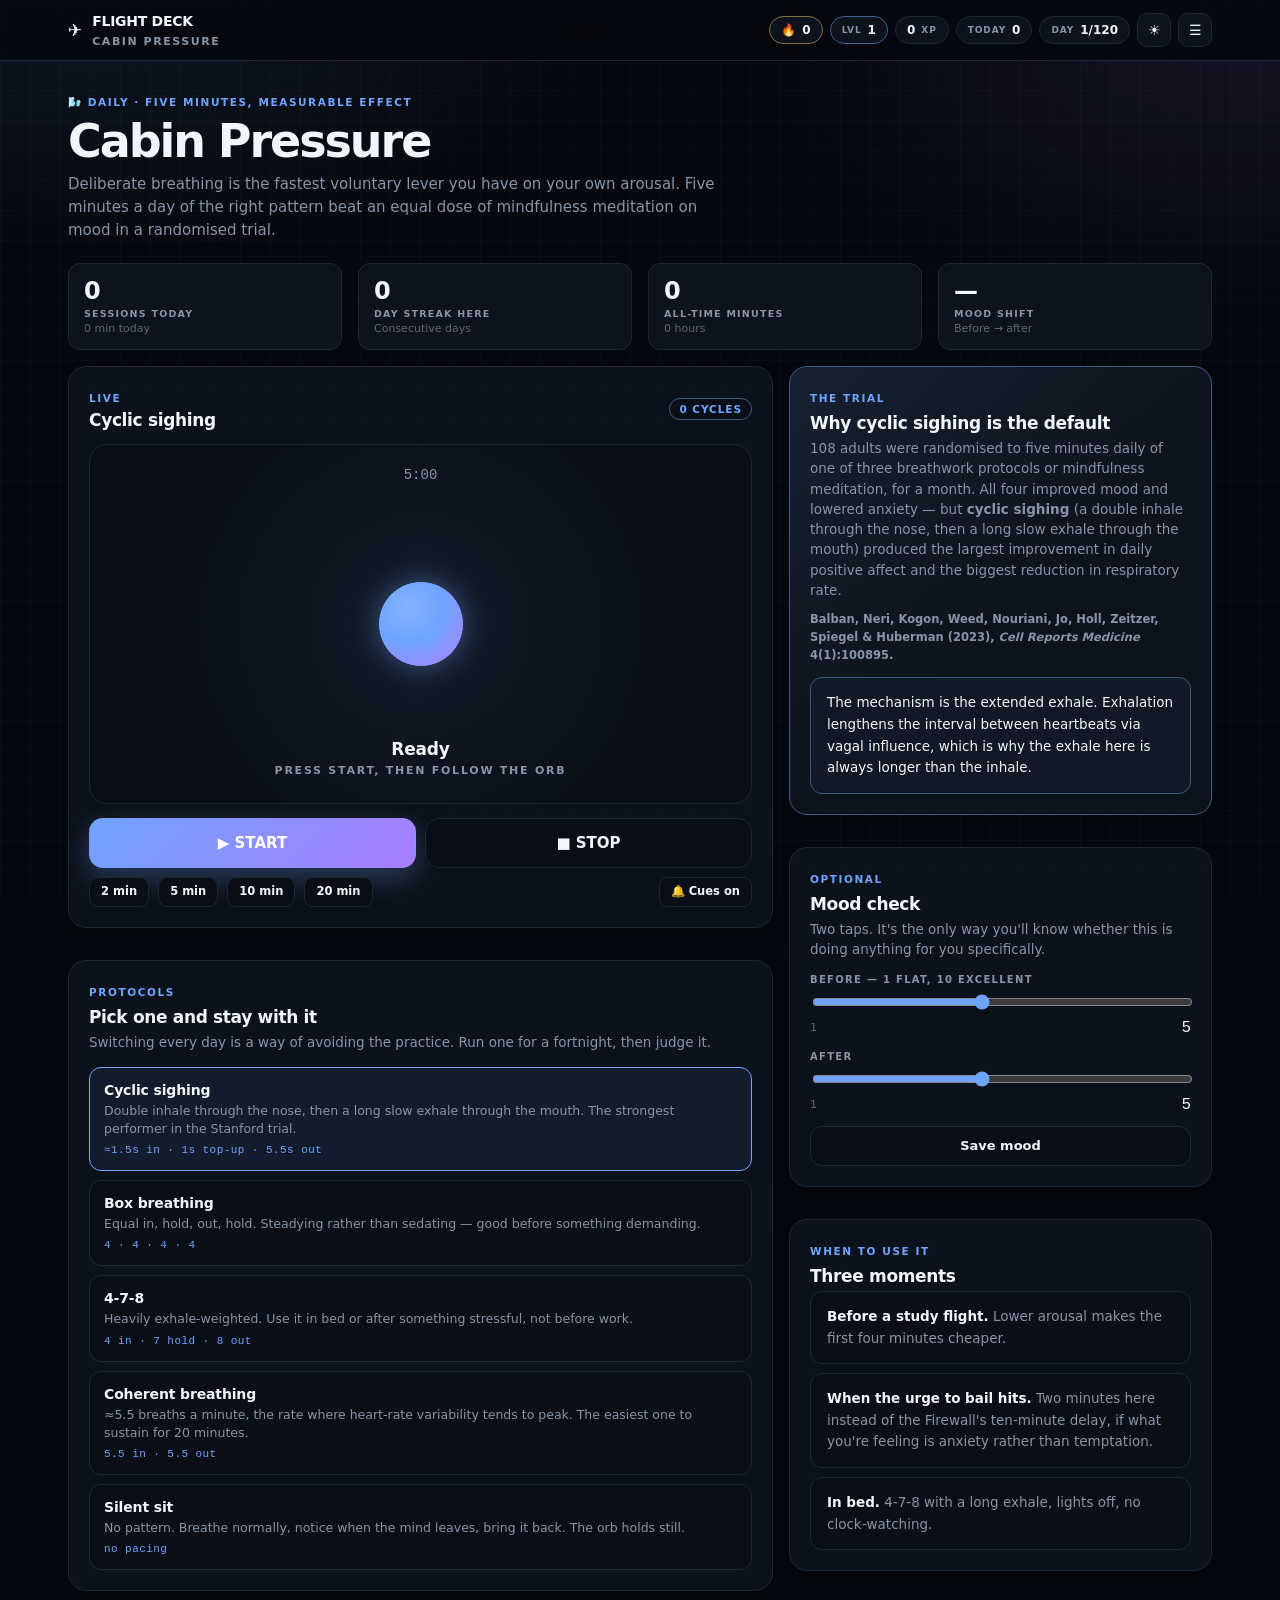
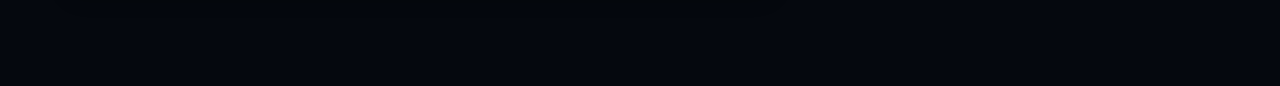
<file: apps/mind.html>
<!doctype html>
<html lang="en">
<head>
<meta charset="utf-8"/>
<meta name="viewport" content="width=device-width,initial-scale=1"/>
<title>Cabin Pressure — Flight Deck</title>
<link rel="stylesheet" href="../assets/core.css?v=2"/>
<style>
  .stage{
    display:grid;place-items:center;min-height:360px;border:1px solid var(--line);border-radius:var(--r);
    background:radial-gradient(circle at 50% 50%,color-mix(in srgb,var(--accent) 9%,transparent),transparent 62%),var(--panel2);
    position:relative;overflow:hidden
  }
  .orb{
    width:210px;height:210px;border-radius:50%;
    background:radial-gradient(circle at 35% 30%,color-mix(in srgb,var(--accent) 85%,white),var(--accent) 45%,var(--accent2));
    box-shadow:0 0 70px color-mix(in srgb,var(--accent) 45%,transparent);
    transform:scale(.4);transition:transform linear;will-change:transform
  }
  .phase{
    position:absolute;bottom:26px;left:0;right:0;text-align:center;font-weight:900;
    font-size:17px;letter-spacing:-.01em
  }
  .phase small{display:block;font-size:11px;letter-spacing:.16em;text-transform:uppercase;color:var(--muted);margin-top:5px;font-weight:800}
  .cnt{position:absolute;top:22px;left:0;right:0;text-align:center;font-family:var(--mono);
       font-size:14px;color:var(--muted);font-variant-numeric:tabular-nums}
  .protos{display:grid;gap:9px}
  .proto{
    text-align:left;padding:14px;border:1px solid var(--line);border-radius:var(--r-sm);background:var(--panel2);
    cursor:pointer;transition:.15s;font-family:inherit;color:var(--text);width:100%
  }
  .proto:hover{border-color:var(--line2);transform:translateY(-1px)}
  .proto.on{border-color:var(--accent);background:color-mix(in srgb,var(--accent) 9%,var(--panel2))}
  .proto b{font-size:14px;letter-spacing:-.01em}
  .proto .d{color:var(--muted);font-size:12.5px;margin-top:4px;line-height:1.45}
  .proto .p{font-family:var(--mono);font-size:11px;color:var(--accent);margin-top:6px;letter-spacing:.04em}
</style>
</head>
<body data-root=".." data-module="mind">
<div class="wrap">

  <div class="phead">
    <div class="kicker">🌬️ Daily · five minutes, measurable effect</div>
    <h1>Cabin Pressure</h1>
    <div class="lede">Deliberate breathing is the fastest voluntary lever you have on your own arousal. Five minutes a
      day of the right pattern beat an equal dose of mindfulness meditation on mood in a randomised trial.</div>
  </div>

  <div class="cols c4">
    <div class="stat"><div class="n" id="kSess">0</div><div class="l">Sessions today</div><div class="sm" id="kMin">0 min</div></div>
    <div class="stat"><div class="n" id="kStreak">0</div><div class="l">Day streak here</div><div class="sm">Consecutive days</div></div>
    <div class="stat"><div class="n" id="kTotal">0</div><div class="l">All-time minutes</div><div class="sm" id="kAll">—</div></div>
    <div class="stat"><div class="n" id="kMood">—</div><div class="l">Mood shift</div><div class="sm">Before → after</div></div>
  </div>

  <div class="cols main" style="margin-top:16px">
    <div class="stack">

      <section class="card">
        <div class="row" style="margin-bottom:14px">
          <div><div class="kicker" style="margin:0">Live</div>
            <h2 id="protoName" style="margin:4px 0 0">Cyclic sighing</h2></div>
          <span class="pill acc right" id="cycles">0 cycles</span>
        </div>
        <div class="stage">
          <div class="cnt" id="cnt">5:00</div>
          <div class="orb" id="orb"></div>
          <div class="phase" id="phase">Ready<small>Press start, then follow the orb</small></div>
        </div>
        <div class="btnrow grid2" style="margin-top:14px">
          <button class="btn grad big" id="startBtn" onclick="toggle()">▶ START</button>
          <button class="btn big" onclick="stop(true)">■ STOP</button>
        </div>
        <div class="btnrow" style="margin-top:9px">
          <button class="btn sm" onclick="setLen(2)">2 min</button>
          <button class="btn sm" onclick="setLen(5)">5 min</button>
          <button class="btn sm" onclick="setLen(10)">10 min</button>
          <button class="btn sm" onclick="setLen(20)">20 min</button>
          <button class="btn sm right" id="soundBtn" onclick="toggleSound()">🔔 Cues on</button>
        </div>
      </section>

      <section class="card">
        <div class="kicker">Protocols</div>
        <h2>Pick one and stay with it</h2>
        <p class="sub">Switching every day is a way of avoiding the practice. Run one for a fortnight, then judge it.</p>
        <div class="protos" id="protos"></div>
      </section>

    </div>

    <div class="stack">

      <section class="card accent">
        <div class="kicker">The trial</div>
        <h2>Why cyclic sighing is the default</h2>
        <p class="sub" style="margin-bottom:0">108 adults were randomised to five minutes daily of one of three
          breathwork protocols or mindfulness meditation, for a month. All four improved mood and lowered anxiety —
          but <b>cyclic sighing</b> (a double inhale through the nose, then a long slow exhale through the mouth)
          produced the largest improvement in daily positive affect and the biggest reduction in respiratory rate.</p>
        <div class="cite" style="margin-top:11px"><b>Balban, Neri, Kogon, Weed, Nouriani, Jo, Holl, Zeitzer, Spiegel
          &amp; Huberman (2023), <i>Cell Reports Medicine</i> 4(1):100895.</b></div>
        <div class="note acc" style="margin-top:13px">
          The mechanism is the extended exhale. Exhalation lengthens the interval between heartbeats via vagal
          influence, which is why the exhale here is always longer than the inhale.
        </div>
      </section>

      <section class="card">
        <div class="kicker">Optional</div>
        <h2>Mood check</h2>
        <p class="sub">Two taps. It's the only way you'll know whether this is doing anything for you specifically.</p>
        <div class="field" style="margin-top:0"><label>Before — 1 flat, 10 excellent</label>
          <input type="range" id="pre" min="1" max="10" value="5"/>
          <div class="row"><span class="tiny">1</span><span class="right mono" id="preV">5</span></div></div>
        <div class="field"><label>After</label>
          <input type="range" id="post" min="1" max="10" value="5"/>
          <div class="row"><span class="tiny">1</span><span class="right mono" id="postV">5</span></div></div>
        <button class="btn wide" style="margin-top:12px" onclick="logMood()">Save mood</button>
      </section>

      <section class="card">
        <div class="kicker">When to use it</div>
        <h2>Three moments</h2>
        <div class="note"><b>Before a study flight.</b> Lower arousal makes the first four minutes cheaper.</div>
        <div class="note" style="margin-top:9px"><b>When the urge to bail hits.</b> Two minutes here instead of the
          Firewall's ten-minute delay, if what you're feeling is anxiety rather than temptation.</div>
        <div class="note" style="margin-top:9px"><b>In bed.</b> 4-7-8 with a long exhale, lights off, no clock-watching.</div>
      </section>

    </div>
  </div>
</div>

<script src="../assets/core.js?v=2"></script>
<script>
const M='mind';
const PROTOS=[
  {id:'sigh', name:'Cyclic sighing', pattern:'≈1.5s in · 1s top-up · 5.5s out',
   desc:'Double inhale through the nose, then a long slow exhale through the mouth. The strongest performer in the Stanford trial.',
   phases:[{l:'Inhale through the nose',s:.82,d:1.5},{l:'Second short inhale — top it up',s:1,d:1.0},{l:'Long slow exhale through the mouth',s:.35,d:5.5}]},
  {id:'box', name:'Box breathing', pattern:'4 · 4 · 4 · 4',
   desc:'Equal in, hold, out, hold. Steadying rather than sedating — good before something demanding.',
   phases:[{l:'Inhale',s:1,d:4},{l:'Hold',s:1,d:4},{l:'Exhale',s:.35,d:4},{l:'Hold empty',s:.35,d:4}]},
  {id:'478', name:'4-7-8', pattern:'4 in · 7 hold · 8 out',
   desc:'Heavily exhale-weighted. Use it in bed or after something stressful, not before work.',
   phases:[{l:'Inhale through the nose',s:1,d:4},{l:'Hold',s:1,d:7},{l:'Exhale through the mouth',s:.35,d:8}]},
  {id:'coh', name:'Coherent breathing', pattern:'5.5 in · 5.5 out',
   desc:'≈5.5 breaths a minute, the rate where heart-rate variability tends to peak. The easiest one to sustain for 20 minutes.',
   phases:[{l:'Inhale',s:1,d:5.5},{l:'Exhale',s:.35,d:5.5}]},
  {id:'quiet', name:'Silent sit', pattern:'no pacing',
   desc:'No pattern. Breathe normally, notice when the mind leaves, bring it back. The orb holds still.',
   phases:[{l:'Sit. Return when you drift.',s:.7,d:10}]}
];
let proto=PROTOS[0], len=5, left=len*60, running=false, tick=null, phaseT=null, pi=0, cycles=0, sound=true, elapsed=0, startedAt=null;

function paintProtos(){
  document.getElementById('protos').innerHTML=PROTOS.map(p=>
    '<button class="proto'+(p.id===proto.id?' on':'')+'" data-id="'+p.id+'">'+
    '<b>'+p.name+'</b><div class="d">'+p.desc+'</div><div class="p">'+p.pattern+'</div></button>').join('');
  FD.$$('.proto').forEach(b=>b.onclick=()=>{
    proto=PROTOS.find(p=>p.id===b.dataset.id);
    document.getElementById('protoName').textContent=proto.name;
    FD.setMod(M,{protocol:proto.id});
    stop(false); paintProtos();
  });
}
function setLen(n){ len=n; if(!running){ left=n*60; drawClock(); } FD.toast(n+'-minute session'); }
function drawClock(){
  document.getElementById('cnt').textContent=
    Math.floor(left/60)+':'+String(left%60).padStart(2,'0');
  document.getElementById('cycles').textContent=cycles+' cycle'+(cycles===1?'':'s');
}
function runPhase(){
  if(!running) return;
  const ph=proto.phases[pi];
  const orb=document.getElementById('orb');
  orb.style.transitionDuration=ph.d+'s';
  orb.style.transform='scale('+ph.s+')';
  document.getElementById('phase').innerHTML=ph.l+'<small>'+proto.name+' · '+ph.d+'s</small>';
  if(sound) FD.beep(pi===0?520:pi===proto.phases.length-1?360:440,.10,'sine');
  phaseT=setTimeout(()=>{
    pi=(pi+1)%proto.phases.length;
    if(pi===0){ cycles++; drawClock(); }
    runPhase();
  },ph.d*1000);
}
function toggle(){ running?stop(true):start(); }
function start(){
  running=true; pi=0;
  if(startedAt==null) startedAt=FD.dayMinutes();
  document.getElementById('startBtn').textContent='❚❚ PAUSE';
  runPhase();
  tick=setInterval(()=>{
    left--; elapsed++; drawClock();
    if(left<=0) finish();
  },1000);
}
function stop(reset){
  running=false; clearInterval(tick); clearTimeout(phaseT);
  document.getElementById('startBtn').textContent='▶ START';
  document.getElementById('orb').style.transitionDuration='.6s';
  document.getElementById('orb').style.transform='scale(.4)';
  document.getElementById('phase').innerHTML='Ready<small>Press start, then follow the orb</small>';
  if(reset&&elapsed>=60) bank();
  if(reset){ left=len*60; cycles=0; elapsed=0; drawClock(); }
}
function bank(){
  const mins=Math.round(elapsed/60);
  const d=FD.mod(M);
  const endMin=FD.dayMinutes();
  const log=(d.log||[]).concat([{start:(startedAt!=null?startedAt:Math.max(0,endMin-mins)),
                                 end:endMin, mins:mins, protocol:proto.id}]);
  FD.setMod(M,{sessions:(d.sessions||0)+1, minutes:(d.minutes||0)+mins, protocol:proto.id, log:log});
  startedAt=null;
  FD.mutate(s=>{ s.records.breathMinutes=(s.records.breathMinutes||0)+mins; });
  FD.addXP(Math.min(30,10+mins*2),mins+' min of '+proto.name);
  paint();
}
function finish(){
  clearInterval(tick); clearTimeout(phaseT); running=false;
  document.getElementById('startBtn').textContent='▶ START';
  FD.chime(); FD.confetti(26); bank();
  document.getElementById('phase').innerHTML='Complete<small>Notice how the next five minutes feel</small>';
  left=len*60; cycles=0; elapsed=0; drawClock();
}
function toggleSound(){
  sound=!sound;
  document.getElementById('soundBtn').textContent=sound?'🔔 Cues on':'🔕 Cues off';
}
['pre','post'].forEach(id=>{
  const el=document.getElementById(id);
  el.addEventListener('input',()=>document.getElementById(id+'V').textContent=el.value);
});
function logMood(){
  const pre=+document.getElementById('pre').value, post=+document.getElementById('post').value;
  FD.setMod(M,{moodPre:pre,moodPost:post});
  FD.addXP(5,'Mood logged'); paint();
}
function modStreak(){
  let n=0,k=FD.key();
  const has=kk=>(((FD.read().days[kk]||{}).mods||{}).mind||{}).sessions>0;
  if(!has(k)) k=FD.shift(k,-1);
  while(has(k)){ n++; k=FD.shift(k,-1); }
  return n;
}
function paint(){
  const d=FD.mod(M), s=FD.read();
  document.getElementById('kSess').textContent=d.sessions||0;
  document.getElementById('kMin').textContent=(d.minutes||0)+' min today';
  document.getElementById('kStreak').textContent=modStreak();
  document.getElementById('kTotal').textContent=s.records.breathMinutes||0;
  document.getElementById('kAll').textContent=Math.round((s.records.breathMinutes||0)/60*10)/10+' hours';
  document.getElementById('kMood').textContent=(d.moodPre&&d.moodPost)
    ? (d.moodPost>d.moodPre?'+':'')+(d.moodPost-d.moodPre) : '—';
  if(d.moodPre) document.getElementById('pre').value=d.moodPre;
  if(d.moodPost) document.getElementById('post').value=d.moodPost;
  document.getElementById('preV').textContent=document.getElementById('pre').value;
  document.getElementById('postV').textContent=document.getElementById('post').value;
}
const saved=FD.mod(M).protocol;
if(saved){ proto=PROTOS.find(p=>p.id===saved)||proto; document.getElementById('protoName').textContent=proto.name; }
paintProtos(); drawClock(); paint();
</script>
</body>
</html>
</file>
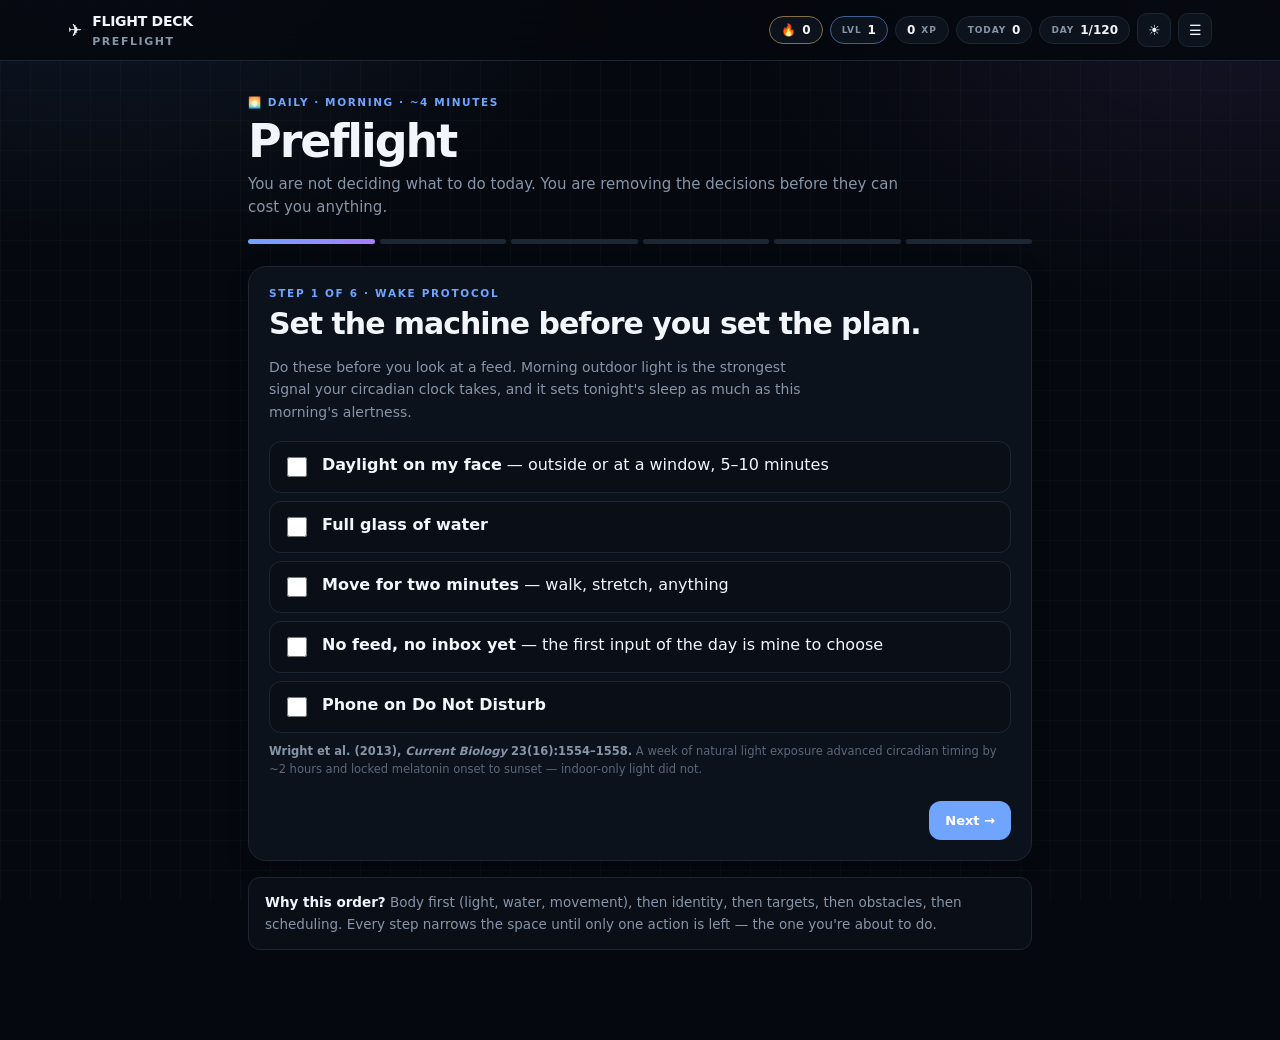
<file: apps/preflight.html>
<!doctype html>
<html lang="en">
<head>
<meta charset="utf-8"/>
<meta name="viewport" content="width=device-width,initial-scale=1"/>
<title>Preflight — Flight Deck</title>
<link rel="stylesheet" href="../assets/core.css?v=2"/>
<style>
  .steps{display:flex;gap:5px;margin:18px 0 22px}
  .steps i{flex:1;height:5px;border-radius:999px;background:var(--line);transition:.3s}
  .steps i.on{background:linear-gradient(90deg,var(--accent),var(--accent2))}
  .step{display:none;animation:fdpop .25s ease}
  .step.show{display:block}
  .stepno{font-size:10.5px;letter-spacing:.16em;text-transform:uppercase;color:var(--accent);font-weight:900}
  .step h2{font-size:clamp(22px,3.6vw,30px);margin:8px 0 8px;letter-spacing:-.035em;line-height:1.15}
  .step .why{color:var(--muted);font-size:14px;line-height:1.6;max-width:62ch}
  .nav{display:flex;gap:10px;margin-top:22px;align-items:center}
  .ifthen{display:grid;grid-template-columns:auto 1fr;gap:10px;align-items:center;margin-top:9px}
  .ifthen .w{font-weight:900;font-size:12px;letter-spacing:.1em;color:var(--accent);text-transform:uppercase}
  .done-card{text-align:center;padding:36px 22px}
  .done-card .big{font-size:52px}
  .recap{text-align:left;margin-top:20px}
  .recap div{padding:9px 0;border-bottom:1px solid var(--line);font-size:13.5px}
  .recap div:last-child{border:0}
  .recap b{color:var(--muted);font-size:10px;text-transform:uppercase;letter-spacing:.13em;display:block;margin-bottom:3px}
</style>
</head>
<body data-root=".." data-module="preflight">
<div class="wrap wrap-narrow">

  <div class="phead">
    <div class="kicker">🌅 Daily · Morning · ~4 minutes</div>
    <h1>Preflight</h1>
    <div class="lede">You are not deciding what to do today. You are removing the decisions before they can cost you anything.</div>
  </div>

  <div class="note warn" id="nightNote" style="display:none;margin-bottom:16px"></div>

  <div class="steps" id="steps"></div>

  <section class="card">

    <!-- 1 -->
    <div class="step" data-i="0">
      <div class="stepno">Step 1 of 6 · Wake protocol</div>
      <h2>Set the machine before you set the plan.</h2>
      <p class="why">Do these before you look at a feed. Morning outdoor light is the strongest signal your circadian clock takes, and it sets tonight's sleep as much as this morning's alertness.</p>
      <div class="checklist" id="wake" style="margin-top:18px">
        <label class="check"><input type="checkbox"><span class="ctext"><b>Daylight on my face</b> — outside or at a window, 5–10 minutes</span></label>
        <label class="check"><input type="checkbox"><span class="ctext"><b>Full glass of water</b></span></label>
        <label class="check"><input type="checkbox"><span class="ctext"><b>Move for two minutes</b> — walk, stretch, anything</span></label>
        <label class="check"><input type="checkbox"><span class="ctext"><b>No feed, no inbox yet</b> — the first input of the day is mine to choose</span></label>
        <label class="check"><input type="checkbox"><span class="ctext"><b>Phone on Do Not Disturb</b></span></label>
      </div>
      <div class="cite"><b>Wright et al. (2013), <i>Current Biology</i> 23(16):1554–1558.</b> A week of natural light exposure
        advanced circadian timing by ~2 hours and locked melatonin onset to sunset — indoor-only light did not.</div>
    </div>

    <!-- 2 -->
    <div class="step" data-i="1">
      <div class="stepno">Step 2 of 6 · Identity</div>
      <h2>Who are you being today?</h2>
      <p class="why">Goals framed as identity survive bad days better than goals framed as tasks. You are not trying to
        study today. You are being the kind of person who studies, and today is just evidence.</p>
      <div class="field">
        <label>Today I am the kind of person who…</label>
        <input type="text" id="identity" placeholder="…starts before they feel ready."/>
      </div>
      <div class="note acc" style="margin-top:14px">
        <b>Make it a verb you can be caught doing.</b> “Someone who is disciplined” is not checkable.
        “Someone who opens the book before the phone” is.
      </div>
      <div class="cite"><b>Oyserman, Bybee &amp; Terry (2006), <i>JPSP</i> 91(1):188–204.</b> An intervention linking
        academic effort to students’ possible future selves improved grades, attendance and behaviour over two years.</div>
    </div>

    <!-- 3 -->
    <div class="step" data-i="2">
      <div class="stepno">Step 3 of 6 · Targets</div>
      <h2>Three outcomes. Not a task list.</h2>
      <p class="why">Specific and hard beats vague and easy — but only when the goal is something you can actually
        finish today. Write outcomes you could hold up at 9pm and say “that happened” or “it didn’t.”</p>
      <div class="field"><label>① The one that matters most</label><input type="text" id="o1" placeholder="Finish §4.2 and §4.3 with notes written"/></div>
      <div class="field"><label>② Second</label><input type="text" id="o2" placeholder=""/></div>
      <div class="field"><label>③ Third</label><input type="text" id="o3" placeholder=""/></div>
      <div class="cite"><b>Locke &amp; Latham (2002), <i>American Psychologist</i> 57(9):705–717.</b> 35 years of research:
        specific, difficult goals produce higher performance than “do your best,” across 100+ tasks.</div>
    </div>

    <!-- 4 -->
    <div class="step" data-i="3">
      <div class="stepno">Step 4 of 6 · WOOP</div>
      <h2>Name the obstacle before it names you.</h2>
      <p class="why">Positive visualisation alone slightly <i>reduces</i> effort. Contrasting the wish against the real
        internal obstacle, then pre-loading an if-then response, is the version that works.</p>
      <div class="field"><label>W · Wish — what do you want from today’s #1?</label><input type="text" id="wish"/></div>
      <div class="field"><label>O · Outcome — what does it feel like when it’s done?</label><input type="text" id="outcome"/></div>
      <div class="field"><label>O · Obstacle — the honest internal one. Not “no time.”</label>
        <input type="text" id="obstacle" placeholder="I'll open my phone the moment it gets hard"/></div>
      <div class="field">
        <label>P · Plan — the if-then</label>
        <div class="ifthen"><span class="w">If</span><input type="text" id="planIf" placeholder="I reach for my phone mid-section"/></div>
        <div class="ifthen"><span class="w">Then</span><input type="text" id="planThen" placeholder="I put it face-down in the next room and reread the last paragraph"/></div>
      </div>
      <div class="cite"><b>Gollwitzer &amp; Sheeran (2006), <i>Advances in Experimental Social Psychology</i> 38:69–119.</b>
        Meta-analysis of 94 studies, 8,461 participants: if-then implementation intentions had a medium-to-large effect
        on goal attainment (d = 0.65) over goal intentions alone. · <b>Oettingen (2012), <i>European Review of Social
        Psychology</i> 23(1):1–63</b> for mental contrasting.</div>
    </div>

    <!-- 5 -->
    <div class="step" data-i="4">
      <div class="stepno">Step 5 of 6 · When and where</div>
      <h2>An unscheduled goal is a wish.</h2>
      <p class="why">The single biggest predictor of whether these three happen is whether they have a time and a place
        attached right now. Be concrete: a clock time and a physical location.</p>
      <div class="field"><label>① <span id="lab1" class="muted"></span></label><input type="text" id="t1" placeholder="9:30am · desk, door closed"/></div>
      <div class="field"><label>② <span id="lab2" class="muted"></span></label><input type="text" id="t2" placeholder="1:00pm · library"/></div>
      <div class="field"><label>③ <span id="lab3" class="muted"></span></label><input type="text" id="t3" placeholder="6:00pm · kitchen table"/></div>
      <div class="field"><label>The very first physical action, in the next 15 minutes</label>
        <input type="text" id="first" placeholder="Open the PDF to page 61 and read one paragraph"/></div>
    </div>

    <!-- 6 -->
    <div class="step" data-i="5">
      <div class="stepno">Step 6 of 6 · Commit</div>
      <h2>Lock the flight plan.</h2>
      <p class="why">Once you commit, this becomes the day Mission Control and tonight’s Debrief score you against.
        You can change it — but you have to change it deliberately, which is the whole point.</p>
      <div class="recap" id="recap"></div>
      <button class="btn grad big wide" id="commit" style="margin-top:20px">✓ COMMIT TO TODAY — +40 XP</button>
    </div>

    <!-- done -->
    <div class="step" data-i="6">
      <div class="done-card">
        <div class="big">🛫</div>
        <h2 style="margin-top:10px">Cleared for takeoff.</h2>
        <p class="why" style="margin:0 auto">Your first action is below. Do that one thing and the rest of the day
          gets easier, because you'll no longer be negotiating with yourself.</p>
        <div class="note acc" style="margin-top:20px;font-size:16px;font-weight:800" id="firstEcho"></div>
        <div class="tiny" id="startedAt" style="margin-top:14px"></div>
        <div class="btnrow grid2" style="margin-top:18px">
          <a class="btn primary" href="../apps/study.html" style="text-decoration:none;text-align:center">✈️ Start Study Flight</a>
          <a class="btn" href="../index.html" style="text-decoration:none;text-align:center">← Mission Control</a>
        </div>
        <button class="btn ghost sm" style="margin-top:14px" onclick="go(0)">Edit today’s plan</button>
      </div>
    </div>

    <div class="nav" id="nav">
      <button class="btn" id="back">← Back</button>
      <button class="btn primary right" id="next">Next →</button>
    </div>
  </section>

  <div class="note" style="margin-top:16px">
    <b>Why this order?</b> Body first (light, water, movement), then identity, then targets, then obstacles, then
    scheduling. Every step narrows the space until only one action is left — the one you're about to do.
  </div>
</div>

<script src="../assets/core.js?v=2"></script>
<script>
const M='preflight', TOTAL=6;
if(FD.inExtended()){
  const n=document.getElementById('nightNote'); n.style.display='block';
  n.innerHTML='<b>It\u2019s '+FD.fmtMin(FD.dayMinutes())+' — you\u2019re still inside '+
    FD.parseKey(FD.key()).toLocaleDateString(undefined,{weekday:'long'})+'.</b> Anything saved here goes to '+
    'that day. If you\u2019re planning the morning ahead, come back after '+
    FD.rollover()+':00am, or lower the rollover hour in <a href="rhythm.html">Rhythm</a>.';
}
const FIELDS=['identity','o1','o2','o3','wish','outcome','obstacle','planIf','planThen','t1','t2','t3','first'];
let step=0;

FD.bindChecks(document.getElementById('wake'),M,null,3);
FIELDS.forEach(f=>FD.bindField(document.getElementById(f),M,f));

function d(){ return FD.mod(M); }
function paintSteps(){
  document.getElementById('steps').innerHTML=
    Array.from({length:TOTAL},(_,i)=>'<i class="'+(i<=step?'on':'')+'"></i>').join('');
}
function go(i){
  step=Math.max(0,Math.min(TOTAL,i));
  FD.$$('.step').forEach(s=>s.classList.toggle('show',+s.dataset.i===step));
  paintSteps();
  document.getElementById('nav').style.display=step>=TOTAL?'none':'flex';
  document.getElementById('back').style.visibility=step===0?'hidden':'visible';
  document.getElementById('next').style.display=step===TOTAL-1?'none':'block';
  if(step===4) labels();
  if(step===5) recap();
  window.scrollTo({top:0,behavior:'smooth'});
}
function labels(){
  const v=d();
  ['1','2','3'].forEach(n=>{
    const el=document.getElementById('lab'+n);
    el.textContent=v['o'+n]?'— '+v['o'+n]:'— (no outcome written)';
  });
}
function recap(){
  const v=d();
  const row=(l,x)=>'<div><b>'+l+'</b>'+FD.esc(x||'—')+'</div>';
  document.getElementById('recap').innerHTML=
    row('Identity','I am the kind of person who '+(v.identity||'…'))+
    row('① '+(v.t1||'unscheduled'),v.o1)+
    row('② '+(v.t2||'unscheduled'),v.o2)+
    row('③ '+(v.t3||'unscheduled'),v.o3)+
    row('If → Then',(v.planIf||'—')+'  →  '+(v.planThen||'—'))+
    row('First action, right now',v.first);
}
document.getElementById('next').onclick=()=>go(step+1);
document.getElementById('back').onclick=()=>go(step-1);
document.getElementById('commit').onclick=()=>{
  const v=d();
  if(!v.o1){ FD.toast('⚠️ Write at least your #1 outcome'); go(2); return; }
  if(!v.committed){
    FD.setMod(M,{committed:true, at:FD.dayMinutes(), atISO:new Date().toISOString()});
    FD.addXP(40,'Preflight committed'); FD.confetti(30); FD.chime();
  }
  else FD.toast('Flight plan updated');
  echo(); go(6);
};
function echo(){
  const v=d();
  document.getElementById('firstEcho').textContent=v.first||v.o1||'Open the thing and give it five minutes.';
  const st=document.getElementById('startedAt');
  if(st) st.innerHTML = v.at!=null
    ? 'Day started at <b>'+FD.fmtMin(v.at,true)+'</b>. <a href="rhythm.html">See how that compares →</a>'
    : '';
}
if(d().committed){ echo(); go(6); } else go(0);
</script>
</body>
</html>
</file>
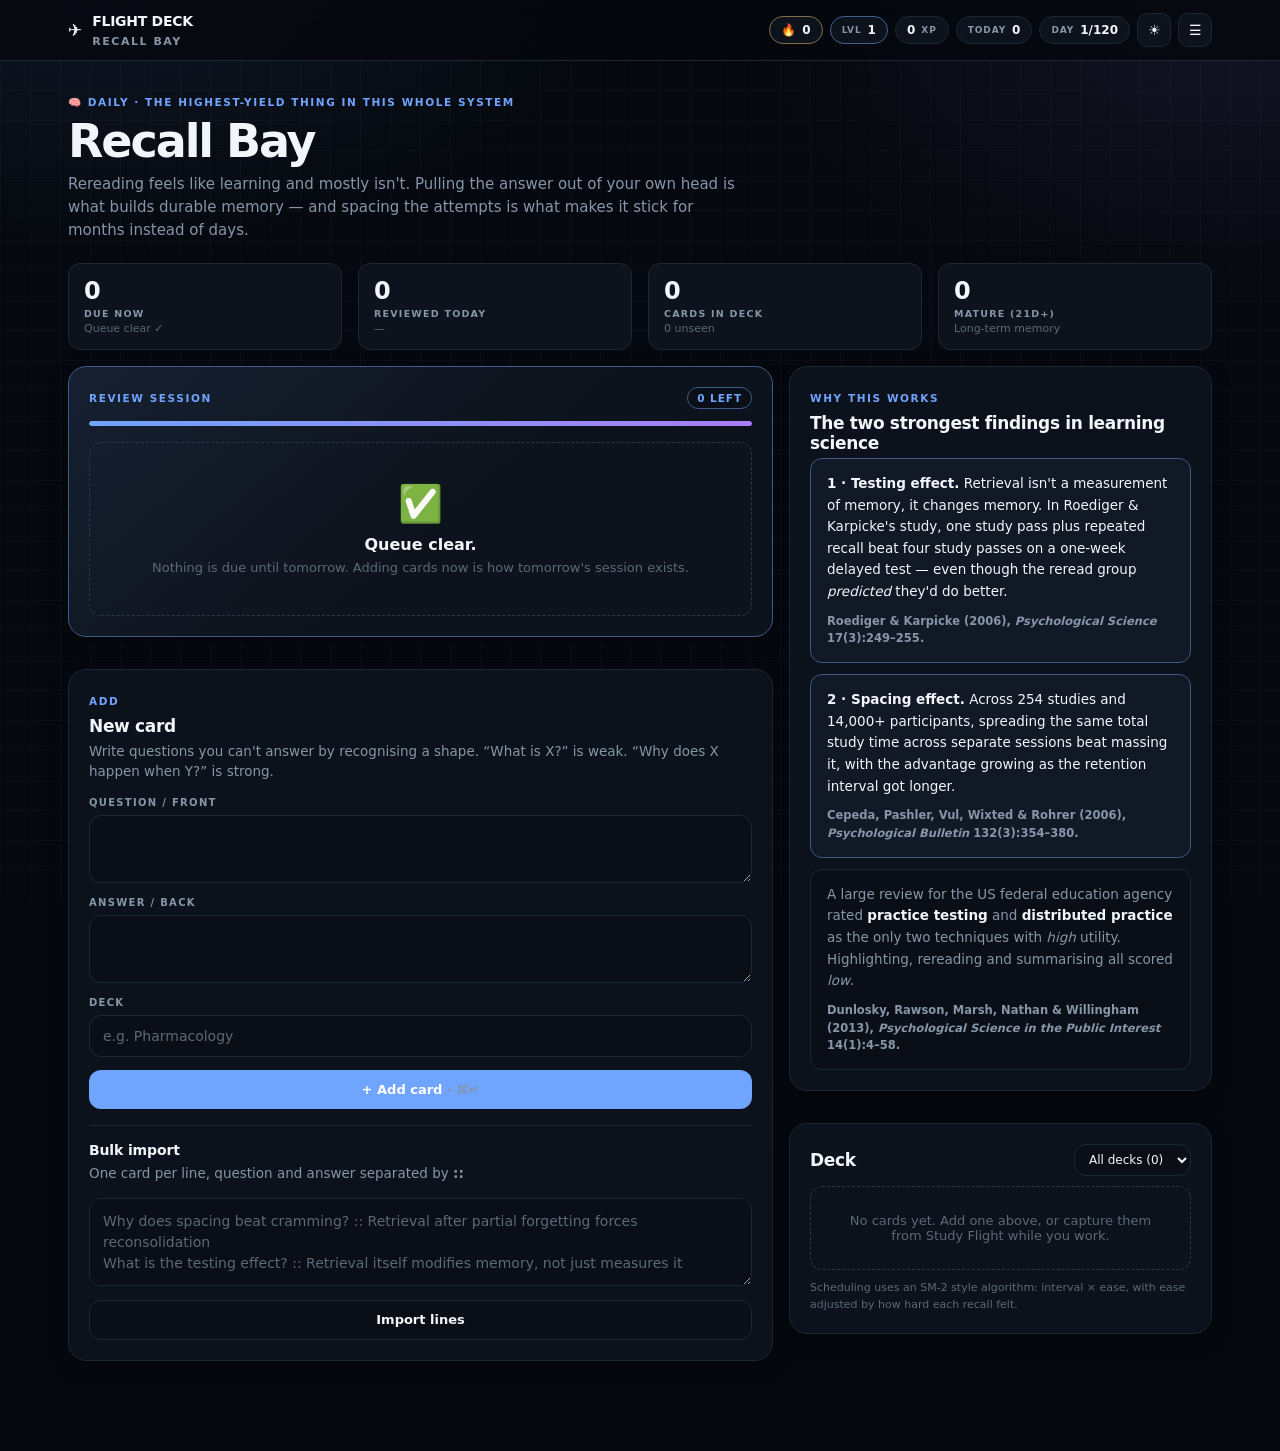
<file: apps/recall.html>
<!doctype html>
<html lang="en">
<head>
<meta charset="utf-8"/>
<meta name="viewport" content="width=device-width,initial-scale=1"/>
<title>Recall Bay — Flight Deck</title>
<link rel="stylesheet" href="../assets/core.css?v=2"/>
<style>
  .cardface{
    min-height:230px;display:grid;place-items:center;text-align:center;padding:30px 22px;
    border:1px solid var(--line2);border-radius:var(--r);background:var(--panel2);cursor:pointer;
    font-size:clamp(18px,3.2vw,26px);font-weight:750;line-height:1.4;letter-spacing:-.02em;transition:.15s
  }
  .cardface:hover{border-color:var(--accent)}
  .answer{
    margin-top:12px;padding:22px;border:1px solid color-mix(in srgb,var(--good) 34%,var(--line));
    border-radius:var(--r);background:color-mix(in srgb,var(--good) 6%,var(--panel2));
    font-size:clamp(16px,2.6vw,21px);line-height:1.5;animation:fdpop .2s ease
  }
  .grades{display:grid;grid-template-columns:repeat(4,1fr);gap:9px;margin-top:14px}
  .grade{padding:14px 8px;border-radius:var(--r-sm);border:1px solid var(--line);background:var(--panel2);
    cursor:pointer;font-weight:900;font-size:13px;color:var(--text);transition:.15s;font-family:inherit}
  .grade:hover{transform:translateY(-2px);filter:brightness(1.12)}
  .grade small{display:block;font-weight:800;font-size:10px;color:var(--muted);margin-top:4px;letter-spacing:.06em}
  .grade.g0{border-color:color-mix(in srgb,var(--danger) 42%,var(--line));color:var(--danger)}
  .grade.g1{border-color:color-mix(in srgb,var(--warn) 42%,var(--line));color:var(--warn)}
  .grade.g2{border-color:color-mix(in srgb,var(--good) 45%,var(--line));color:var(--good)}
  .grade.g3{border-color:color-mix(in srgb,var(--accent) 45%,var(--line));color:var(--accent)}
  .browse{max-height:400px;overflow:auto}
  .brow{display:flex;gap:10px;padding:10px 0;border-bottom:1px solid var(--line);font-size:13px;align-items:flex-start}
  .brow:last-child{border:0}
  .brow .q{flex:1;line-height:1.4}
  .brow .a{color:var(--muted);font-size:12px;margin-top:3px}
  .del{border:0;background:none;color:var(--faint);cursor:pointer;font-size:15px;padding:0 4px}
  .del:hover{color:var(--danger)}
</style>
</head>
<body data-root=".." data-module="recall">
<div class="wrap">

  <div class="phead">
    <div class="kicker">🧠 Daily · the highest-yield thing in this whole system</div>
    <h1>Recall Bay</h1>
    <div class="lede">Rereading feels like learning and mostly isn't. Pulling the answer out of your own head is what
      builds durable memory — and spacing the attempts is what makes it stick for months instead of days.</div>
  </div>

  <div class="cols c4">
    <div class="stat"><div class="n" id="kDue">0</div><div class="l">Due now</div><div class="sm" id="kQueue">Queue clear</div></div>
    <div class="stat"><div class="n" id="kRev">0</div><div class="l">Reviewed today</div><div class="sm" id="kAcc">—</div></div>
    <div class="stat"><div class="n" id="kTotal">0</div><div class="l">Cards in deck</div><div class="sm" id="kNew">0 unseen</div></div>
    <div class="stat"><div class="n" id="kMature">0</div><div class="l">Mature (21d+)</div><div class="sm">Long-term memory</div></div>
  </div>

  <div class="cols main" style="margin-top:16px">
    <div class="stack">

      <section class="card accent" id="reviewCard">
        <div class="row" style="margin-bottom:12px">
          <div class="kicker" style="margin:0">Review session</div>
          <span class="pill acc right" id="progPill">0 left</span>
        </div>
        <div class="bar thin" style="margin-bottom:16px"><i id="progBar"></i></div>

        <div id="reviewBody">
          <div class="cardface" id="face" onclick="reveal()">Loading…</div>
          <div id="ansWrap" style="display:none"><div class="answer" id="ans"></div></div>
          <div id="revealRow" class="btnrow" style="margin-top:14px">
            <button class="btn primary wide" onclick="reveal()">Show answer <span class="muted">· Space</span></button>
          </div>
          <div class="grades" id="grades" style="display:none">
            <button class="grade g0" onclick="grade(0)">Again<small id="p0">&lt;10m</small></button>
            <button class="grade g1" onclick="grade(1)">Hard<small id="p1">—</small></button>
            <button class="grade g2" onclick="grade(2)">Good<small id="p2">—</small></button>
            <button class="grade g3" onclick="grade(3)">Easy<small id="p3">—</small></button>
          </div>
          <div class="tiny" style="margin-top:12px;text-align:center">
            Keys: <b>Space</b> reveal · <b>1–4</b> grade. Answer honestly — grading yourself generously
            is the fastest way to make this useless.
          </div>
        </div>

        <div id="emptyState" style="display:none">
          <div class="empty" style="padding:40px">
            <div style="font-size:36px">✅</div>
            <div style="margin-top:10px;font-size:16px;color:var(--text);font-weight:800">Queue clear.</div>
            <div style="margin-top:6px">Nothing is due until tomorrow. Adding cards now is how tomorrow's session exists.</div>
          </div>
        </div>
      </section>

      <section class="card">
        <div class="kicker">Add</div>
        <h2>New card</h2>
        <p class="sub">Write questions you can't answer by recognising a shape. “What is X?” is weak. “Why does X happen when Y?” is strong.</p>
        <div class="field"><label>Question / front</label><textarea id="nq" style="min-height:64px"></textarea></div>
        <div class="field"><label>Answer / back</label><textarea id="na" style="min-height:64px"></textarea></div>
        <div class="field"><label>Deck</label><input type="text" id="nd" placeholder="e.g. Pharmacology"/></div>
        <button class="btn primary wide" style="margin-top:13px" onclick="addCard()">+ Add card <span class="muted">· ⌘↵</span></button>

        <hr class="hr"/>
        <h3>Bulk import</h3>
        <p class="sub">One card per line, question and answer separated by <b>::</b></p>
        <textarea id="bulk" placeholder="Why does spacing beat cramming? :: Retrieval after partial forgetting forces reconsolidation&#10;What is the testing effect? :: Retrieval itself modifies memory, not just measures it"></textarea>
        <button class="btn wide" style="margin-top:10px" onclick="bulkAdd()">Import lines</button>
      </section>

    </div>

    <div class="stack">

      <section class="card">
        <div class="kicker">Why this works</div>
        <h2>The two strongest findings in learning science</h2>
        <div class="note acc">
          <b>1 · Testing effect.</b> Retrieval isn't a measurement of memory, it changes memory. In Roediger &amp;
          Karpicke's study, one study pass plus repeated recall beat four study passes on a one-week delayed test —
          even though the reread group <i>predicted</i> they'd do better.
          <div class="cite"><b>Roediger &amp; Karpicke (2006), <i>Psychological Science</i> 17(3):249–255.</b></div>
        </div>
        <div class="note acc" style="margin-top:11px">
          <b>2 · Spacing effect.</b> Across 254 studies and 14,000+ participants, spreading the same total study time
          across separate sessions beat massing it, with the advantage growing as the retention interval got longer.
          <div class="cite"><b>Cepeda, Pashler, Vul, Wixted &amp; Rohrer (2006), <i>Psychological Bulletin</i>
          132(3):354–380.</b></div>
        </div>
        <div class="note" style="margin-top:11px">
          A large review for the US federal education agency rated <b>practice testing</b> and <b>distributed
          practice</b> as the only two techniques with <i>high</i> utility. Highlighting, rereading and summarising
          all scored <i>low</i>.
          <div class="cite"><b>Dunlosky, Rawson, Marsh, Nathan &amp; Willingham (2013), <i>Psychological Science in the
          Public Interest</i> 14(1):4–58.</b></div>
        </div>
      </section>

      <section class="card">
        <div class="row" style="margin-bottom:10px">
          <h2 style="margin:0">Deck</h2>
          <select id="deckSel" class="right" style="width:auto;padding:7px 10px;font-size:12px"></select>
        </div>
        <div class="browse" id="browse"></div>
        <div class="tiny" style="margin-top:10px">Scheduling uses an SM-2 style algorithm: interval × ease, with ease
          adjusted by how hard each recall felt.</div>
      </section>

    </div>
  </div>
</div>

<script src="../assets/core.js?v=2"></script>
<script>
const M='recall';
let queue=[], cur=null, shown=false, sessionDone=0, again=0;

function cards(){ return FD.read().cards||[]; }
function saveCard(c){ FD.mutate(s=>{ const i=s.cards.findIndex(x=>x.id===c.id); if(i>=0) s.cards[i]=c; }); }

/* ---------- SM-2 style scheduling ---------- */
function schedule(c,g){
  c.ease=c.ease||2.5; c.ivl=c.ivl||0; c.reps=c.reps||0;
  if(g===0){
    c.reps=0; c.lapses=(c.lapses||0)+1; c.ease=Math.max(1.3,c.ease-0.20); c.ivl=0;
    c.due=FD.key();                                   // same day; re-queued in this session
  } else {
    if(g===1){ c.ease=Math.max(1.3,c.ease-0.15); c.ivl=c.reps===0?1:Math.max(1,Math.round(c.ivl*1.2)); }
    else if(g===2){ c.ivl=c.reps===0?1:c.reps===1?6:Math.round(c.ivl*c.ease); }
    else { c.ease=c.ease+0.15; c.ivl=c.reps===0?4:Math.round(c.ivl*c.ease*1.3); }
    c.reps++; c.due=FD.shift(FD.key(),c.ivl);
  }
  c.seen=(c.seen||0)+1; c.lastGrade=g; c.lastSeen=FD.key();
  return c;
}
function preview(c,g){
  const t=JSON.parse(JSON.stringify(c)); schedule(t,g);
  if(g===0) return '<10m';
  return t.ivl===1?'1 day':t.ivl<30?t.ivl+' days':t.ivl<365?(t.ivl/30).toFixed(1)+' mo':(t.ivl/365).toFixed(1)+' yr';
}

/* ---------- session ---------- */
function build(){
  const t=FD.key();
  queue=cards().filter(c=>!c.due||c.due<=t)
               .sort((a,b)=>(a.reps||0)-(b.reps||0));
  next();
}
function next(){
  shown=false;
  document.getElementById('ansWrap').style.display='none';
  document.getElementById('grades').style.display='none';
  document.getElementById('revealRow').style.display='flex';
  if(!queue.length){
    cur=null;
    document.getElementById('reviewBody').style.display='none';
    document.getElementById('emptyState').style.display='block';
    document.getElementById('progPill').textContent='0 left';
    document.getElementById('progBar').style.width='100%';
    if(sessionDone>0&&!FD.mod(M).cleared){
      FD.setMod(M,{cleared:true}); FD.addXP(30,'Recall queue cleared'); FD.confetti(34);
    }
    stats(); return;
  }
  document.getElementById('reviewBody').style.display='block';
  document.getElementById('emptyState').style.display='none';
  cur=queue[0];
  document.getElementById('face').textContent=cur.q;
  document.getElementById('ans').textContent=cur.a;
  document.getElementById('progPill').textContent=queue.length+' left';
  document.getElementById('progBar').style.width=FD.pct(sessionDone,sessionDone+queue.length)+'%';
}
function reveal(){
  if(!cur||shown) return;
  shown=true;
  document.getElementById('ansWrap').style.display='block';
  document.getElementById('revealRow').style.display='none';
  document.getElementById('grades').style.display='grid';
  [1,2,3].forEach(g=>document.getElementById('p'+g).textContent=preview(cur,g));
}
function grade(g){
  if(!cur||!shown) return;
  const c=JSON.parse(JSON.stringify(cur));
  schedule(c,g); saveCard(c);
  queue.shift();
  if(g===0){ again++; queue.push(c); }        // see it again at the end of this session
  sessionDone++;
  const d=FD.mod(M);
  FD.setMod(M,{reviewed:(d.reviewed||0)+1, right:(d.right||0)+(g>0?1:0)});
  if(sessionDone===1) FD.addXP(10,'Recall session started');
  else if(sessionDone%10===0) FD.addXP(10,sessionDone+' cards reviewed');
  next(); stats();
}
document.addEventListener('keydown',e=>{
  if(/^(INPUT|TEXTAREA|SELECT)$/.test(document.activeElement.tagName)){
    if((e.metaKey||e.ctrlKey)&&e.key==='Enter') addCard();
    return;
  }
  if(e.code==='Space'){ e.preventDefault(); reveal(); }
  if(shown&&['1','2','3','4'].includes(e.key)) grade(+e.key-1);
});

/* ---------- add ---------- */
function addCard(){
  const q=document.getElementById('nq').value.trim(), a=document.getElementById('na').value.trim();
  const deck=document.getElementById('nd').value.trim()||'General';
  if(!q||!a){ FD.toast('⚠️ Need a question and an answer'); return; }
  FD.mutate(s=>s.cards.push({id:FD.uid(),q,a,deck,due:FD.key(),ease:2.5,ivl:0,reps:0,lapses:0,created:FD.key()}));
  document.getElementById('nq').value=''; document.getElementById('na').value='';
  FD.addXP(4,'Card added'); document.getElementById('nq').focus();
  build(); stats(); browse();
}
function bulkAdd(){
  const lines=document.getElementById('bulk').value.split('\n').map(l=>l.trim()).filter(Boolean);
  const deck=document.getElementById('nd').value.trim()||'General';
  let n=0;
  FD.mutate(s=>lines.forEach(l=>{
    const p=l.split('::'); if(p.length<2) return;
    const q=p[0].trim(), a=p.slice(1).join('::').trim();
    if(!q||!a) return;
    s.cards.push({id:FD.uid(),q,a,deck,due:FD.key(),ease:2.5,ivl:0,reps:0,lapses:0,created:FD.key()}); n++;
  }));
  document.getElementById('bulk').value='';
  if(n){ FD.addXP(Math.min(30,n*2),n+' cards imported'); FD.confetti(20); }
  else FD.toast('⚠️ No lines matched  question :: answer');
  build(); stats(); browse();
}

/* ---------- stats + browse ---------- */
function stats(){
  const cs=cards(), t=FD.key(), d=FD.mod(M);
  const due=cs.filter(c=>!c.due||c.due<=t).length;
  document.getElementById('kDue').textContent=due;
  document.getElementById('kQueue').textContent=due?(again?again+' relearning':'Work the queue'):'Queue clear ✓';
  document.getElementById('kRev').textContent=d.reviewed||0;
  document.getElementById('kAcc').textContent=(d.reviewed||0)
    ? Math.round((d.right||0)/d.reviewed*100)+'% recalled first try' : '—';
  document.getElementById('kTotal').textContent=cs.length;
  document.getElementById('kNew').textContent=cs.filter(c=>!c.reps).length+' unseen';
  document.getElementById('kMature').textContent=cs.filter(c=>(c.ivl||0)>=21).length;
}
function browse(){
  const cs=cards();
  const decks=Array.from(new Set(cs.map(c=>c.deck||'General'))).sort();
  const sel=document.getElementById('deckSel'), keep=sel.value;
  sel.innerHTML='<option value="">All decks ('+cs.length+')</option>'+
    decks.map(d=>'<option'+(d===keep?' selected':'')+'>'+FD.esc(d)+'</option>').join('');
  const list=cs.filter(c=>!sel.value||(c.deck||'General')===sel.value).slice().reverse();
  document.getElementById('browse').innerHTML = list.length
    ? list.map(c=>'<div class="brow"><div class="q"><b>'+FD.esc(c.q)+'</b><div class="a">'+FD.esc(c.a)+'</div>'+
        '<div class="tiny" style="margin-top:4px">'+FD.esc(c.deck||'General')+' · '+
        (c.reps?('seen '+c.seen+'× · next in '+(c.ivl||0)+'d'):'new')+'</div></div>'+
        '<button class="del" title="Delete" onclick="delCard(\''+c.id+'\')">✕</button></div>').join('')
    : '<div class="empty">No cards yet. Add one above, or capture them from Study Flight while you work.</div>';
}
function delCard(id){
  FD.mutate(s=>{ s.cards=s.cards.filter(c=>c.id!==id); });
  queue=queue.filter(c=>c.id!==id);
  if(cur&&cur.id===id) next();
  browse(); stats(); FD.toast('Card deleted');
}
document.getElementById('deckSel').addEventListener('change',browse);
build(); stats(); browse();
</script>
</body>
</html>
</file>
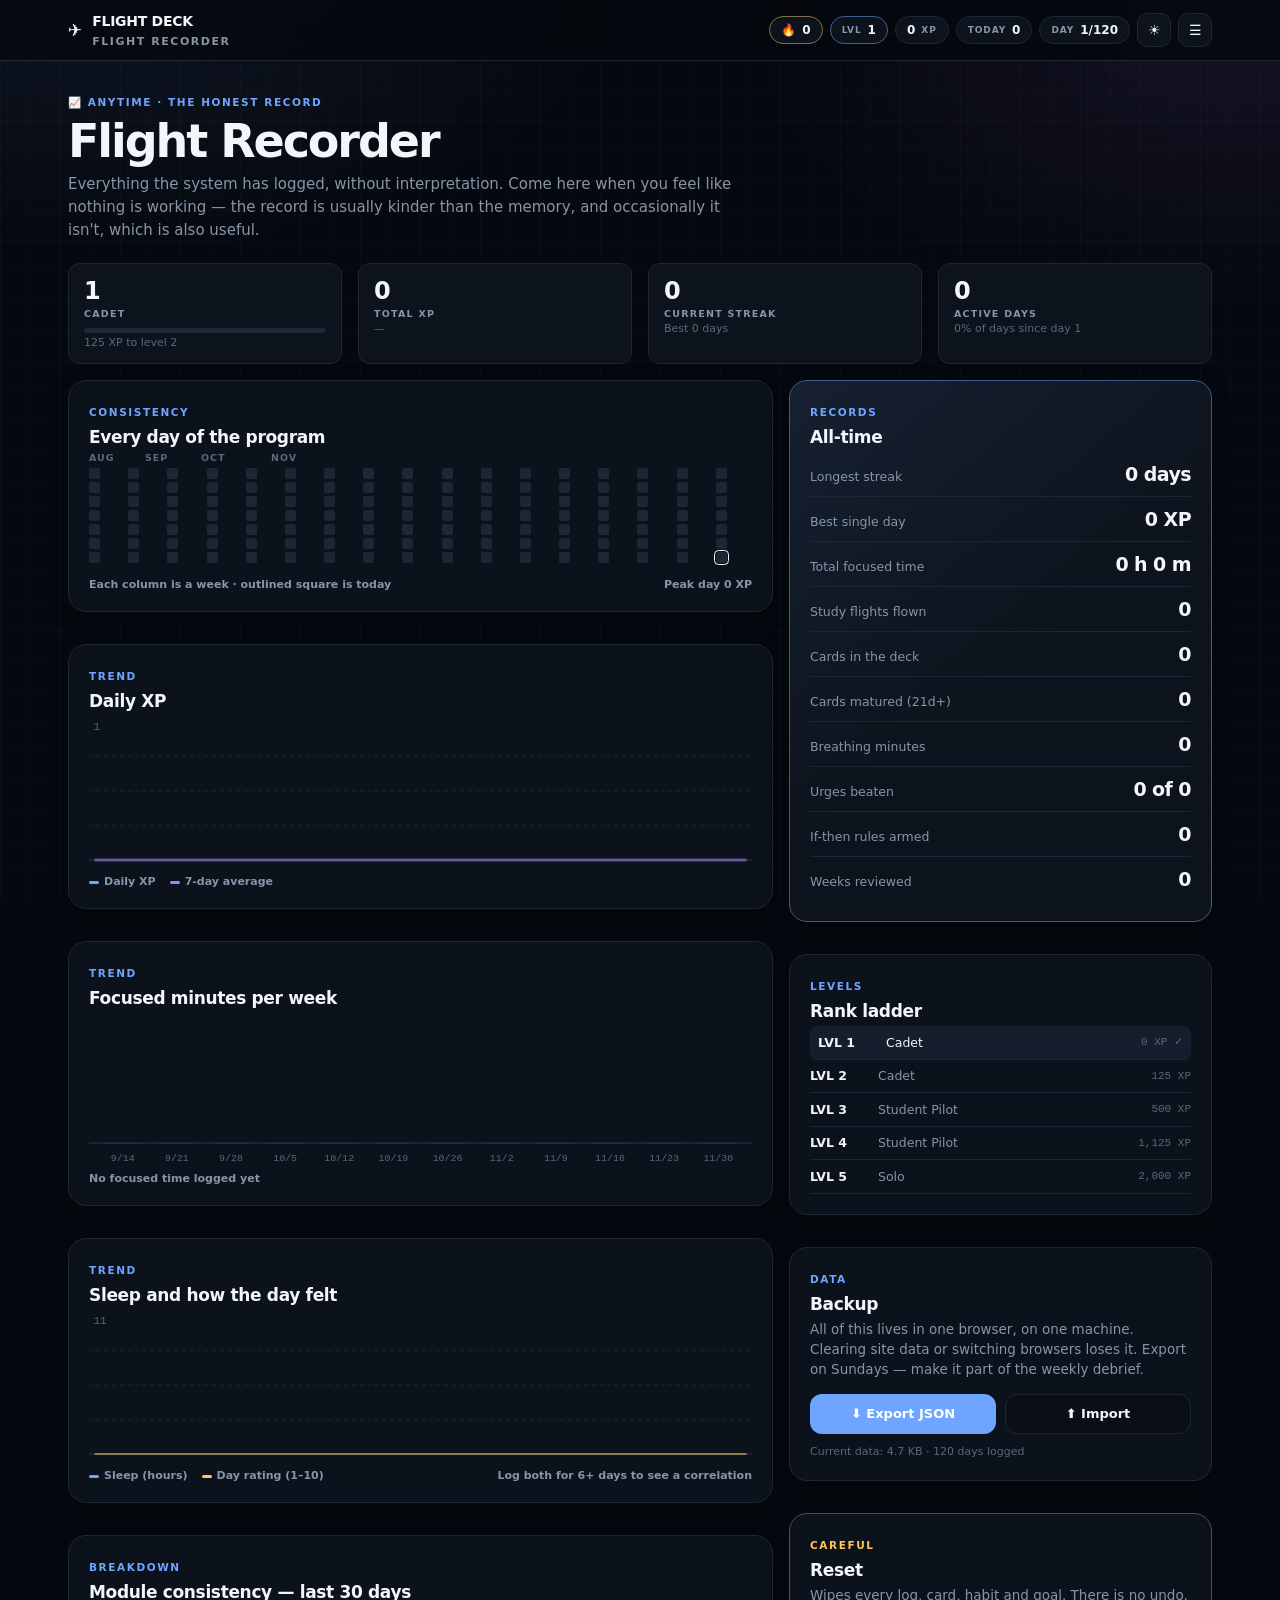
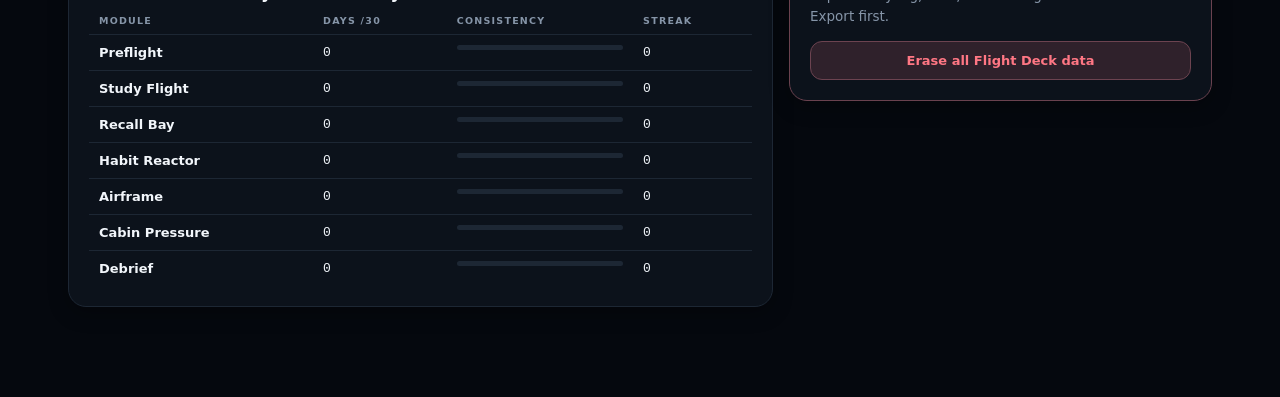
<file: apps/recorder.html>
<!doctype html>
<html lang="en">
<head>
<meta charset="utf-8"/>
<meta name="viewport" content="width=device-width,initial-scale=1"/>
<title>Flight Recorder — Flight Deck</title>
<link rel="stylesheet" href="../assets/core.css?v=2"/>
<style>
  .chart{width:100%;height:150px;display:block;overflow:visible}
  .legend{display:flex;gap:14px;flex-wrap:wrap;font-size:11px;color:var(--muted);margin-top:9px;font-weight:800}
  .legend i{display:inline-block;width:10px;height:3px;border-radius:2px;margin-right:5px;vertical-align:middle}
  .rec{display:flex;align-items:baseline;gap:10px;padding:11px 0;border-bottom:1px solid var(--line)}
  .rec:last-child{border:0}
  .rec .l{font-size:12.5px;color:var(--muted);flex:1}
  .rec .v{font-size:19px;font-weight:900;letter-spacing:-.03em;font-variant-numeric:tabular-nums}
  .heatwrap{overflow-x:auto;padding-bottom:6px}
  .months{display:flex;font-size:9.5px;color:var(--faint);font-weight:800;letter-spacing:.1em;margin-bottom:5px}
  .danger-zone{border-color:color-mix(in srgb,var(--danger) 34%,var(--line))}
</style>
</head>
<body data-root=".." data-module="recorder">
<div class="wrap">

  <div class="phead">
    <div class="kicker">📈 Anytime · the honest record</div>
    <h1>Flight Recorder</h1>
    <div class="lede">Everything the system has logged, without interpretation. Come here when you feel like nothing
      is working — the record is usually kinder than the memory, and occasionally it isn't, which is also useful.</div>
  </div>

  <div class="cols c4">
    <div class="stat"><div class="n" id="kLvl">1</div><div class="l" id="kRank">Cadet</div>
      <div class="bar thin" style="margin-top:9px"><i id="kLvlBar"></i></div><div class="sm" id="kNext">—</div></div>
    <div class="stat"><div class="n" id="kXp">0</div><div class="l">Total XP</div><div class="sm" id="kAvg">—</div></div>
    <div class="stat"><div class="n" id="kStreak">0</div><div class="l">Current streak</div><div class="sm" id="kBest">Best —</div></div>
    <div class="stat"><div class="n" id="kActive">0</div><div class="l">Active days</div><div class="sm" id="kRate">—</div></div>
  </div>

  <div class="cols main" style="margin-top:16px">
    <div class="stack">

      <section class="card">
        <div class="kicker">Consistency</div>
        <h2>Every day of the program</h2>
        <div class="heatwrap"><div class="months" id="months"></div><div class="heat" id="heat"></div></div>
        <div class="legend"><span>Each column is a week · outlined square is today</span>
          <span class="right" id="heatSum"></span></div>
      </section>

      <section class="card">
        <div class="kicker">Trend</div>
        <h2>Daily XP</h2>
        <svg class="chart" id="chXp" viewBox="0 0 600 150" preserveAspectRatio="none"></svg>
        <div class="legend"><span><i style="background:var(--accent)"></i>Daily XP</span>
          <span><i style="background:var(--accent2)"></i>7-day average</span></div>
      </section>

      <section class="card">
        <div class="kicker">Trend</div>
        <h2>Focused minutes per week</h2>
        <svg class="chart" id="chMin" viewBox="0 0 600 150" preserveAspectRatio="none"></svg>
        <div class="legend"><span id="minSum"></span></div>
      </section>

      <section class="card">
        <div class="kicker">Trend</div>
        <h2>Sleep and how the day felt</h2>
        <svg class="chart" id="chSleep" viewBox="0 0 600 150" preserveAspectRatio="none"></svg>
        <div class="legend"><span><i style="background:var(--accent)"></i>Sleep (hours)</span>
          <span><i style="background:var(--warn)"></i>Day rating (1–10)</span>
          <span class="right" id="corr"></span></div>
      </section>

      <section class="card">
        <div class="kicker">Breakdown</div>
        <h2>Module consistency — last 30 days</h2>
        <div class="scrollx"><table class="tbl" id="modTable"></table></div>
      </section>

    </div>

    <div class="stack">

      <section class="card accent">
        <div class="kicker">Records</div>
        <h2>All-time</h2>
        <div id="records"></div>
      </section>

      <section class="card">
        <div class="kicker">Levels</div>
        <h2>Rank ladder</h2>
        <div id="ladder"></div>
      </section>

      <section class="card">
        <div class="kicker">Data</div>
        <h2>Backup</h2>
        <p class="sub">All of this lives in one browser, on one machine. Clearing site data or switching browsers
          loses it. Export on Sundays — make it part of the weekly debrief.</p>
        <div class="btnrow grid2">
          <button class="btn primary" onclick="FD.exportJSON()">⬇ Export JSON</button>
          <button class="btn" onclick="document.getElementById('imp').click()">⬆ Import</button>
        </div>
        <input type="file" id="imp" accept="application/json" style="display:none"/>
        <div class="tiny" style="margin-top:10px" id="size"></div>
      </section>

      <section class="card danger-zone">
        <div class="kicker warn">Careful</div>
        <h2>Reset</h2>
        <p class="sub">Wipes every log, card, habit and goal. There is no undo. Export first.</p>
        <button class="btn danger wide" onclick="wipe()">Erase all Flight Deck data</button>
      </section>

    </div>
  </div>
</div>

<script src="../assets/core.js?v=2"></script>
<script>
const S=()=>FD.read();
function xpOn(k){ return (S().days[k]||{}).xp||0; }
function modOn(k,m){ return ((S().days[k]||{}).mods||{})[m]||{}; }

/* ---------- charts ---------- */
function line(svgId,series,opts){
  opts=opts||{};
  const svg=document.getElementById(svgId), W=600,H=150,P=6;
  const n=Math.max(...series.map(s=>s.vals.length));
  const max=opts.max||Math.max(1,...series.flatMap(s=>s.vals));
  const x=i=>n>1?P+i*((W-P*2)/(n-1)):W/2;
  const y=v=>H-P-(Math.min(v,max)/max)*(H-P*2);
  let out='';
  [0.25,0.5,0.75].forEach(f=>{ out+='<line x1="0" y1="'+(H-P-(H-P*2)*f)+'" x2="'+W+'" y2="'+(H-P-(H-P*2)*f)+
    '" stroke="var(--line)" stroke-width="1" stroke-dasharray="3 4"/>'; });
  series.forEach(s=>{
    const pts=s.vals.map((v,i)=>x(i)+','+y(v)).join(' ');
    if(s.fill) out+='<polygon points="'+P+','+(H-P)+' '+pts+' '+x(s.vals.length-1)+','+(H-P)+'" fill="'+s.color+'" opacity=".13"/>';
    out+='<polyline points="'+pts+'" fill="none" stroke="'+s.color+'" stroke-width="'+(s.w||2)+
         '" stroke-linejoin="round" stroke-linecap="round"'+(s.dash?' stroke-dasharray="4 4"':'')+'/>';
  });
  out+='<line x1="0" y1="'+(H-P)+'" x2="'+W+'" y2="'+(H-P)+'" stroke="var(--line2)" stroke-width="1"/>';
  out+='<text x="4" y="14" font-size="10" fill="var(--faint)" font-family="monospace">'+Math.round(max)+'</text>';
  svg.innerHTML=out;
}
function barsSvg(svgId,vals,labels,color,max){
  const svg=document.getElementById(svgId), W=600,H=150,P=6;
  max=max||Math.max(1,...vals);
  const w=(W-P*2)/vals.length;
  svg.innerHTML=vals.map((v,i)=>{
    const h=(Math.min(v,max)/max)*(H-P*2-14);
    return '<rect x="'+(P+i*w+w*0.14)+'" y="'+(H-P-14-h)+'" width="'+(w*0.72)+'" height="'+Math.max(1,h)+
      '" rx="3" fill="'+(v?color:'var(--line)')+'"><title>'+labels[i]+': '+v+'</title></rect>'+
      (vals.length<=14?'<text x="'+(P+i*w+w/2)+'" y="'+(H-2)+'" font-size="9" fill="var(--faint)" '+
      'text-anchor="middle" font-family="monospace">'+labels[i]+'</text>':'');
  }).join('')+'<line x1="0" y1="'+(H-P-14)+'" x2="'+W+'" y2="'+(H-P-14)+'" stroke="var(--line2)"/>';
}

/* ---------- paint ---------- */
function paint(){
  const s=S(), li=FD.levelInfo(), pr=FD.program();
  document.getElementById('kLvl').textContent=li.level;
  document.getElementById('kRank').textContent=li.rank;
  document.getElementById('kLvlBar').style.width=li.pct+'%';
  document.getElementById('kNext').textContent=li.need.toLocaleString()+' XP to level '+(li.level+1);
  document.getElementById('kXp').textContent=li.xp.toLocaleString();
  document.getElementById('kStreak').textContent=FD.streak();
  document.getElementById('kBest').textContent='Best '+(s.records.bestStreak||0)+' days';

  const all=Object.keys(s.days).filter(k=>s.days[k].xp>0);
  document.getElementById('kActive').textContent=all.length;
  document.getElementById('kAvg').textContent=all.length?Math.round(li.xp/all.length)+' XP per active day':'—';
  document.getElementById('kRate').textContent=pr.dayNo?Math.round(all.length/pr.dayNo*100)+'% of days since day 1':'—';

  /* heatmap */
  const days=FD.lastDays(119), today=FD.key();
  let hi=0;
  document.getElementById('heat').innerHTML=days.map(k=>{
    const xp=xpOn(k); hi=Math.max(hi,xp);
    const l=xp===0?0:xp<40?1:xp<90?2:xp<160?3:xp<250?4:5;
    return '<i data-l="'+l+'"'+(k===today?' data-today="1"':'')+' title="'+k+' · '+xp+' XP"></i>';
  }).join('');
  const mo=[]; let last='';
  days.filter((_,i)=>i%7===0).forEach(k=>{
    const m=FD.parseKey(k).toLocaleDateString(undefined,{month:'short'}).toUpperCase();
    mo.push('<span style="width:14px;flex:none">'+(m!==last?m.slice(0,3):'')+'</span>'); last=m;
  });
  document.getElementById('months').innerHTML=mo.join('');
  document.getElementById('heatSum').textContent='Peak day '+hi+' XP';

  /* xp line + 7d avg */
  const d60=FD.lastDays(60), xps=d60.map(xpOn);
  const avg=xps.map((_,i)=>{ const w=xps.slice(Math.max(0,i-6),i+1); return w.reduce((a,b)=>a+b,0)/w.length; });
  line('chXp',[{vals:xps,color:'var(--accent)',w:1.6,fill:1},{vals:avg,color:'var(--accent2)',w:2.6}]);

  /* weekly minutes */
  const wk=[],wl=[];
  for(let i=11;i>=0;i--){
    const st=FD.shift(FD.weekKey(),-i*7);
    let m=0; for(let j=0;j<7;j++) m+=modOn(FD.shift(st,j),'study').minutes||0;
    wk.push(m); wl.push(FD.parseKey(st).toLocaleDateString(undefined,{month:'numeric',day:'numeric'}));
  }
  barsSvg('chMin',wk,wl,'var(--good)');
  const tot=wk.reduce((a,b)=>a+b,0);
  document.getElementById('minSum').textContent=
    tot?'Last 12 weeks: '+tot+' minutes ('+Math.round(tot/60)+' hours) · '+Math.round(tot/12)+' min/week average':'No focused time logged yet';

  /* sleep vs mood */
  const d30=FD.lastDays(30);
  const sl=d30.map(k=>Number(modOn(k,'body').sleepHours)||0);
  const md=d30.map(k=>Number(modOn(k,'debrief').rating)||0);
  line('chSleep',[{vals:sl,color:'var(--accent)',w:2},{vals:md.map(v=>v*1.0),color:'var(--warn)',w:2}],{max:11});
  const pairs=d30.map((k,i)=>[sl[i],md[i]]).filter(p=>p[0]&&p[1]);
  document.getElementById('corr').textContent = pairs.length>=6
    ? 'r = '+corr(pairs.map(p=>p[0]),pairs.map(p=>p[1])).toFixed(2)+' across '+pairs.length+' days'
    : 'Log both for 6+ days to see a correlation';

  /* module table */
  const mods=[['preflight','Preflight',d=>d.committed],['study','Study Flight',d=>(d.minutes||0)>0],
              ['recall','Recall Bay',d=>(d.reviewed||0)>0],['habits','Habit Reactor',d=>Object.keys(d.done||{}).length>0],
              ['body','Airframe',d=>d.committed||d.sleepHours],['mind','Cabin Pressure',d=>(d.sessions||0)>0],
              ['debrief','Debrief',d=>d.committed]];
  document.getElementById('modTable').innerHTML=
    '<tr><th>Module</th><th>Days /30</th><th>Consistency</th><th>Streak</th></tr>'+
    mods.map(([id,nm,test])=>{
      const hits=FD.lastDays(30).filter(k=>test(modOn(k,id))).length;
      let st=0,k=FD.key();
      if(!test(modOn(k,id))) k=FD.shift(k,-1);
      while(test(modOn(k,id))){ st++; k=FD.shift(k,-1); }
      return '<tr><td><b>'+nm+'</b></td><td class="mono">'+hits+'</td>'+
        '<td><span class="bar thin" style="display:block;min-width:70px"><i style="width:'+FD.pct(hits,30)+'%"></i></span></td>'+
        '<td class="mono">'+st+'</td></tr>';
    }).join('');

  /* records */
  const cards=s.cards||[], urges=s.urges||[];
  const R=[['Longest streak',(s.records.bestStreak||0)+' days'],
           ['Best single day',(s.records.bestDay||0)+' XP'],
           ['Total focused time',Math.round((s.records.totalMinutes||0)/60)+' h '+((s.records.totalMinutes||0)%60)+' m'],
           ['Study flights flown',(s.records.totalSessions||0)],
           ['Cards in the deck',cards.length],
           ['Cards matured (21d+)',cards.filter(c=>(c.ivl||0)>=21).length],
           ['Breathing minutes',(s.records.breathMinutes||0)],
           ['Urges beaten',urges.filter(u=>u.won).length+' of '+urges.length],
           ['If-then rules armed',(s.rules||[]).length],
           ['Weeks reviewed',Object.values(s.weeks||{}).filter(w=>w.committed).length]];
  document.getElementById('records').innerHTML=R.map(([l,v])=>
    '<div class="rec"><span class="l">'+l+'</span><span class="v">'+v+'</span></div>').join('');

  /* ladder */
  let lad='';
  for(let L=Math.max(1,li.level-2);L<=li.level+4;L++){
    const need=FD.xpForLevel(L), on=L===li.level, done=li.xp>=need;
    lad+='<div class="row" style="padding:8px 0;border-bottom:1px solid var(--line);'+
      (on?'background:color-mix(in srgb,var(--accent) 8%,transparent);border-radius:8px;padding-left:8px;padding-right:8px':'')+'">'+
      '<span style="font-weight:900;width:58px;font-size:12.5px">LVL '+L+'</span>'+
      '<span style="font-size:12.5px;color:'+(done?'var(--text)':'var(--muted)')+'">'+FD.rankFor(L)+'</span>'+
      '<span class="right mono tiny">'+need.toLocaleString()+' XP'+(done?' ✓':'')+'</span></div>';
  }
  document.getElementById('ladder').innerHTML=lad;

  try{
    const b=new Blob([JSON.stringify(s)]).size;
    document.getElementById('size').textContent='Current data: '+(b<1024?b+' B':(b/1024).toFixed(1)+' KB')+
      ' · '+Object.keys(s.days).length+' days logged';
  }catch(e){}
}
function corr(a,b){
  const n=a.length, ma=a.reduce((x,y)=>x+y,0)/n, mb=b.reduce((x,y)=>x+y,0)/n;
  let num=0,da=0,db=0;
  for(let i=0;i<n;i++){ const x=a[i]-ma, y=b[i]-mb; num+=x*y; da+=x*x; db+=y*y; }
  return (da&&db)?num/Math.sqrt(da*db):0;
}
function wipe(){
  if(!confirm('Erase ALL Flight Deck data — every log, card, habit, goal and streak?\n\nThis cannot be undone.')) return;
  if(!confirm('Really sure? Export first if you have any doubt.')) return;
  localStorage.removeItem('flightdeck.v1'); location.href='../index.html';
}
document.getElementById('imp').addEventListener('change',e=>{
  if(e.target.files[0]) FD.importJSON(e.target.files[0],ok=>ok&&location.reload());
});
paint();
</script>
</body>
</html>
</file>
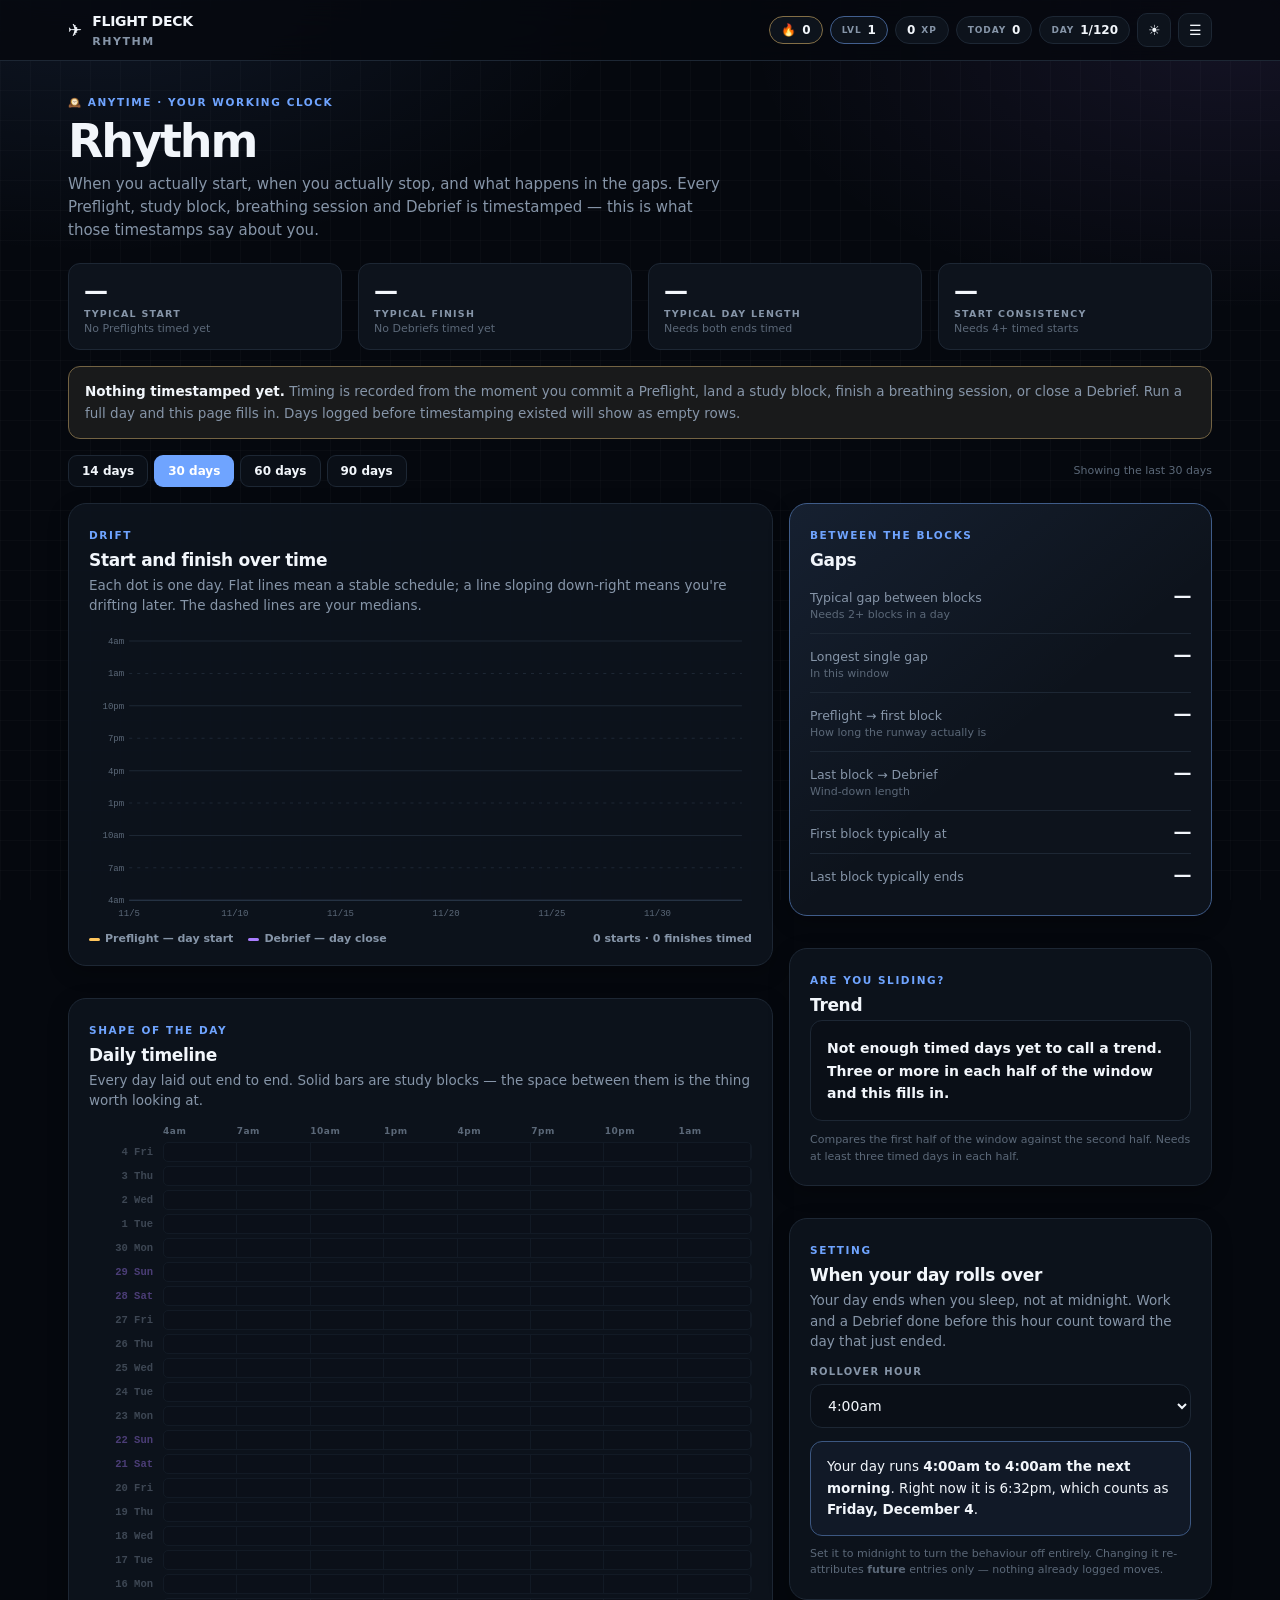
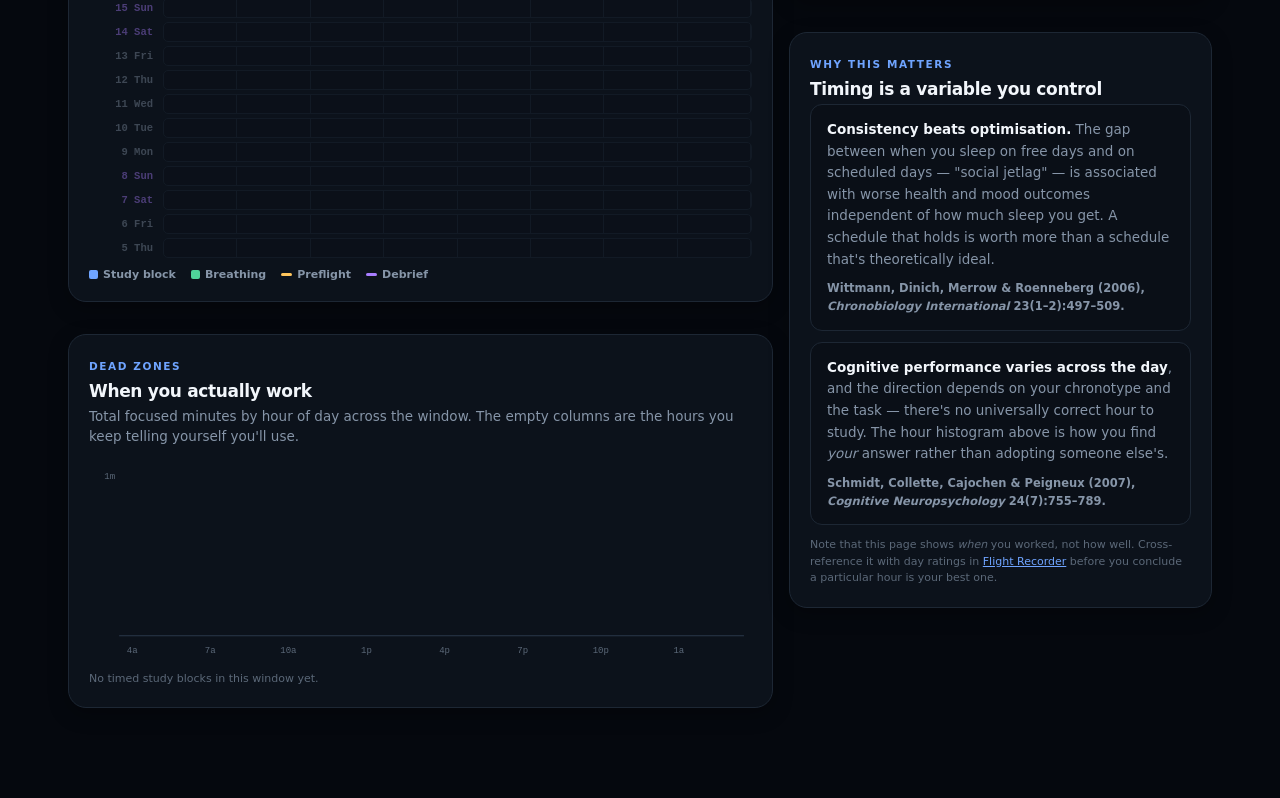
<file: apps/rhythm.html>
<!doctype html>
<html lang="en">
<head>
<meta charset="utf-8"/>
<meta name="viewport" content="width=device-width,initial-scale=1"/>
<title>Rhythm — Flight Deck</title>
<link rel="stylesheet" href="../assets/core.css?v=2"/>
<style>
  .chart{width:100%;display:block;overflow:visible}
  .seg{display:flex;gap:6px;flex-wrap:wrap}
  .seg button{
    padding:8px 13px;border-radius:9px;border:1px solid var(--line);background:var(--panel2);
    color:var(--text);font-weight:850;font-size:12px;cursor:pointer;font-family:inherit;transition:.15s
  }
  .seg button.on{background:var(--accent);color:#fff;border-color:transparent}
  .legend{display:flex;gap:15px;flex-wrap:wrap;font-size:11px;color:var(--muted);margin-top:10px;font-weight:800}
  .legend i{display:inline-block;width:11px;height:3px;border-radius:2px;margin-right:5px;vertical-align:middle}
  .legend i.sq{height:9px;width:9px;border-radius:2px}

  /* ---- daily timeline ---- */
  .tlhead{display:flex;margin:0 0 6px 74px;font-size:9px;color:var(--faint);font-weight:800;letter-spacing:.06em}
  .tlhead span{flex:1;text-align:left}
  .tlrow{display:flex;align-items:center;gap:10px;margin-bottom:4px}
  .tld{width:64px;flex:none;font-size:10.5px;color:var(--muted);font-weight:800;font-family:var(--mono);text-align:right}
  .tld.wknd{color:var(--accent2)}
  .tltrack{
    position:relative;flex:1;height:20px;border-radius:5px;background:var(--panel2);
    border:1px solid var(--line);overflow:hidden;
    background-image:repeating-linear-gradient(90deg,transparent 0,transparent calc(12.5% - 1px),var(--line) calc(12.5% - 1px),var(--line) 12.5%)
  }
  .tltrack .blk{position:absolute;top:3px;bottom:3px;background:linear-gradient(180deg,var(--accent),color-mix(in srgb,var(--accent) 72%,black));
    border-radius:3px;min-width:2px}
  .tltrack .br{position:absolute;top:7px;bottom:7px;background:var(--good);border-radius:2px;min-width:2px}
  .tltrack .mk{position:absolute;top:0;bottom:0;width:2px;border-radius:1px}
  .tltrack .mk.pre{background:var(--warn);box-shadow:0 0 5px var(--warn)}
  .tltrack .mk.deb{background:var(--accent2);box-shadow:0 0 5px var(--accent2)}
  .tlempty{opacity:.4}

  .gap{display:flex;align-items:baseline;gap:10px;padding:10px 0;border-bottom:1px solid var(--line)}
  .gap:last-child{border:0}
  .gap .l{font-size:12.5px;color:var(--muted);flex:1;line-height:1.4}
  .gap .v{font-size:18px;font-weight:900;letter-spacing:-.03em;font-variant-numeric:tabular-nums;white-space:nowrap}
  .drift{padding:16px;border-radius:var(--r-sm);font-size:14px;line-height:1.6;font-weight:700}
  .drift.later{background:color-mix(in srgb,var(--warn) 9%,var(--panel2));border:1px solid color-mix(in srgb,var(--warn) 36%,var(--line))}
  .drift.earlier{background:color-mix(in srgb,var(--good) 9%,var(--panel2));border:1px solid color-mix(in srgb,var(--good) 36%,var(--line))}
  .drift.flat{background:var(--panel2);border:1px solid var(--line)}
  @media(max-width:640px){ .tld{width:46px;font-size:9.5px} .tlhead{margin-left:56px} }
</style>
</head>
<body data-root=".." data-module="rhythm">
<div class="wrap">

  <div class="phead">
    <div class="kicker">🕰️ Anytime · your working clock</div>
    <h1>Rhythm</h1>
    <div class="lede">When you actually start, when you actually stop, and what happens in the gaps. Every Preflight,
      study block, breathing session and Debrief is timestamped — this is what those timestamps say about you.</div>
  </div>

  <div class="cols c4">
    <div class="stat"><div class="n" id="kStart">—</div><div class="l">Typical start</div><div class="sm" id="kStartS">Preflight committed</div></div>
    <div class="stat"><div class="n" id="kEnd">—</div><div class="l">Typical finish</div><div class="sm" id="kEndS">Debrief committed</div></div>
    <div class="stat"><div class="n" id="kSpan">—</div><div class="l">Typical day length</div><div class="sm" id="kSpanS">Start to finish</div></div>
    <div class="stat"><div class="n" id="kVar">—</div><div class="l">Start consistency</div><div class="sm" id="kVarS">Spread around the median</div></div>
  </div>

  <div class="note warn" id="noData" style="display:none;margin-top:16px">
    <b>Nothing timestamped yet.</b> Timing is recorded from the moment you commit a Preflight, land a study block,
    finish a breathing session, or close a Debrief. Run a full day and this page fills in. Days logged before
    timestamping existed will show as empty rows.
  </div>

  <div class="row" style="margin-top:16px">
    <div class="seg" id="rangeSeg"></div>
    <span class="tiny right" id="rangeNote"></span>
  </div>

  <div class="cols main" style="margin-top:16px">
    <div class="stack">

      <section class="card">
        <div class="kicker">Drift</div>
        <h2>Start and finish over time</h2>
        <p class="sub">Each dot is one day. Flat lines mean a stable schedule; a line sloping down-right means you're
          drifting later. The dashed lines are your medians.</p>
        <svg class="chart" id="chTimes" viewBox="0 0 660 290" preserveAspectRatio="xMidYMid meet"></svg>
        <div class="legend">
          <span><i style="background:var(--warn)"></i>Preflight — day start</span>
          <span><i style="background:var(--accent2)"></i>Debrief — day close</span>
          <span class="right" id="timesCount"></span>
        </div>
      </section>

      <section class="card">
        <div class="kicker">Shape of the day</div>
        <h2>Daily timeline</h2>
        <p class="sub">Every day laid out end to end. Solid bars are study blocks — the space between them is the
          thing worth looking at.</p>
        <div id="timeline"></div>
        <div class="legend">
          <span><i class="sq" style="background:var(--accent)"></i>Study block</span>
          <span><i class="sq" style="background:var(--good)"></i>Breathing</span>
          <span><i style="background:var(--warn)"></i>Preflight</span>
          <span><i style="background:var(--accent2)"></i>Debrief</span>
        </div>
      </section>

      <section class="card">
        <div class="kicker">Dead zones</div>
        <h2>When you actually work</h2>
        <p class="sub">Total focused minutes by hour of day across the window. The empty columns are the hours you
          keep telling yourself you'll use.</p>
        <svg class="chart" id="chHours" viewBox="0 0 660 200" preserveAspectRatio="xMidYMid meet"></svg>
        <div class="tiny" id="hoursNote" style="margin-top:9px"></div>
      </section>

    </div>

    <div class="stack">

      <section class="card accent">
        <div class="kicker">Between the blocks</div>
        <h2>Gaps</h2>
        <div id="gaps"></div>
      </section>

      <section class="card">
        <div class="kicker">Are you sliding?</div>
        <h2>Trend</h2>
        <div id="drift"></div>
        <div class="tiny" style="margin-top:11px">Compares the first half of the window against the second half.
          Needs at least three timed days in each half.</div>
      </section>

      <section class="card">
        <div class="kicker">Setting</div>
        <h2>When your day rolls over</h2>
        <p class="sub">Your day ends when you sleep, not at midnight. Work and a Debrief done before this hour count
          toward the day that just ended.</p>
        <div class="field" style="margin-top:0">
          <label>Rollover hour</label>
          <select id="rollSel"></select>
        </div>
        <div class="note acc" id="rollNote" style="margin-top:13px"></div>
        <div class="tiny" style="margin-top:10px">Set it to midnight to turn the behaviour off entirely. Changing it
          re-attributes <b>future</b> entries only — nothing already logged moves.</div>
      </section>

      <section class="card">
        <div class="kicker">Why this matters</div>
        <h2>Timing is a variable you control</h2>
        <div class="note">
          <b>Consistency beats optimisation.</b> The gap between when you sleep on free days and on scheduled days —
          "social jetlag" — is associated with worse health and mood outcomes independent of how much sleep you get.
          A schedule that holds is worth more than a schedule that's theoretically ideal.
          <div class="cite"><b>Wittmann, Dinich, Merrow &amp; Roenneberg (2006), <i>Chronobiology International</i>
            23(1–2):497–509.</b></div>
        </div>
        <div class="note" style="margin-top:11px">
          <b>Cognitive performance varies across the day</b>, and the direction depends on your chronotype and the
          task — there's no universally correct hour to study. The hour histogram above is how you find <i>your</i>
          answer rather than adopting someone else's.
          <div class="cite"><b>Schmidt, Collette, Cajochen &amp; Peigneux (2007), <i>Cognitive Neuropsychology</i>
            24(7):755–789.</b></div>
        </div>
        <div class="tiny" style="margin-top:12px">
          Note that this page shows <i>when</i> you worked, not how well. Cross-reference it with day ratings in
          <a href="recorder.html">Flight Recorder</a> before you conclude a particular hour is your best one.
        </div>
      </section>

    </div>
  </div>
</div>

<script src="../assets/core.js?v=2"></script>
<script>
let RANGE = 30;
const R0 = () => FD.rollover()*60;              // window start in day-minutes
const SPAN = 1440;

/* ---------- data ---------- */
function dayData(k){
  const m = ((FD.read().days[k]||{}).mods)||{};
  const blocks=(((m.study||{}).log)||[]).filter(l=>l.start!=null&&l.end!=null)
                                        .slice().sort((a,b)=>a.start-b.start);
  return {
    key:k,
    pre: (m.preflight&&m.preflight.at!=null) ? m.preflight.at : null,
    deb: (m.debrief&&m.debrief.at!=null) ? m.debrief.at : null,
    blocks: blocks,
    breaths: (((m.mind||{}).log)||[]).filter(l=>l.start!=null),
    studyMin: (m.study||{}).minutes||0
  };
}
function days(){ return FD.lastDays(RANGE).map(dayData); }
function median(a){
  if(!a.length) return null;
  const s=a.slice().sort((x,y)=>x-y), m=Math.floor(s.length/2);
  return s.length%2 ? s[m] : Math.round((s[m-1]+s[m])/2);
}
function spread(a){                                // half the interquartile range
  if(a.length<4) return null;
  const s=a.slice().sort((x,y)=>x-y);
  const q=p=>s[Math.min(s.length-1,Math.max(0,Math.round(p*(s.length-1))))];
  return Math.round((q(.75)-q(.25))/2);
}
function dur(m){
  if(m==null||isNaN(m)) return '—';
  const n=Math.abs(Math.round(m)), h=Math.floor(n/60), mm=n%60;
  const body = h ? (mm ? h+'h '+mm+'m' : h+'h') : mm+'m';
  return (m<0?'−':'')+body;
}

/* ---------- chart: start & end over time ---------- */
function drawTimes(ds){
  const W=660,H=290,PL=40,PR=10,PT=10,PB=22;
  const n=ds.length;
  const x=i=> n>1 ? PL+i*((W-PL-PR)/(n-1)) : (W/2);
  const y=v=> H-PB-((v-R0())/SPAN)*(H-PT-PB);
  let out='';

  for(let t=0;t<=SPAN;t+=180){                     // 3-hour gridlines
    const v=R0()+t, yy=y(v);
    out+='<line x1="'+PL+'" y1="'+yy+'" x2="'+(W-PR)+'" y2="'+yy+'" stroke="var(--line)" stroke-width="1"'+
         (t%360?' stroke-dasharray="3 5"':'')+'/>'+
         '<text x="'+(PL-5)+'" y="'+(yy+3)+'" font-size="9" fill="var(--faint)" text-anchor="end" '+
         'font-family="monospace">'+FD.fmtMin(v).replace(':00','')+'</text>';
  }
  const mid=ds.findIndex(d=>d.pre!=null||d.deb!=null);
  [['pre','var(--warn)'],['deb','var(--accent2)']].forEach(([f,col])=>{
    const vals=ds.map(d=>d[f]);
    const med=median(vals.filter(v=>v!=null));
    if(med!=null){
      out+='<line x1="'+PL+'" y1="'+y(med)+'" x2="'+(W-PR)+'" y2="'+y(med)+'" stroke="'+col+
           '" stroke-width="1.2" stroke-dasharray="5 5" opacity=".5"/>';
    }
    // connect consecutive points, breaking when more than 2 days are missing
    let seg=[];
    const flush=()=>{ if(seg.length>1)
      out+='<polyline points="'+seg.map(p=>p[0]+','+p[1]).join(' ')+'" fill="none" stroke="'+col+
           '" stroke-width="2" stroke-linejoin="round" stroke-linecap="round" opacity=".85"/>'; seg=[]; };
    let lastI=-99;
    vals.forEach((v,i)=>{
      if(v==null) return;
      if(i-lastI>2) flush();
      seg.push([x(i).toFixed(1),y(v).toFixed(1)]); lastI=i;
    });
    flush();
    vals.forEach((v,i)=>{ if(v==null) return;
      out+='<circle cx="'+x(i).toFixed(1)+'" cy="'+y(v).toFixed(1)+'" r="2.8" fill="'+col+'">'+
           '<title>'+ds[i].key+' · '+(f==='pre'?'started ':'closed ')+FD.fmtMin(v,true)+'</title></circle>';
    });
  });
  const step=Math.max(1,Math.round(n/6));
  ds.forEach((d,i)=>{ if(i%step) return;
    out+='<text x="'+x(i).toFixed(1)+'" y="'+(H-6)+'" font-size="9" fill="var(--faint)" text-anchor="middle" '+
         'font-family="monospace">'+FD.parseKey(d.key).toLocaleDateString(undefined,{month:'numeric',day:'numeric'})+'</text>';
  });
  out+='<line x1="'+PL+'" y1="'+(H-PB)+'" x2="'+(W-PR)+'" y2="'+(H-PB)+'" stroke="var(--line2)"/>';
  document.getElementById('chTimes').innerHTML=out;

  const tp=ds.filter(d=>d.pre!=null).length, td=ds.filter(d=>d.deb!=null).length;
  document.getElementById('timesCount').textContent=tp+' starts · '+td+' finishes timed';
}

/* ---------- daily timeline ---------- */
function drawTimeline(ds){
  const pos=v=>Math.max(0,Math.min(100,((v-R0())/SPAN)*100));
  let head='';
  for(let t=0;t<SPAN;t+=180) head+='<span>'+FD.fmtMin(R0()+t).replace(':00','')+'</span>';
  let out='<div class="tlhead">'+head+'</div>';

  ds.slice().reverse().forEach(d=>{
    const dt=FD.parseKey(d.key), wknd=[0,6].includes(dt.getDay());
    const has=d.pre!=null||d.deb!=null||d.blocks.length||d.breaths.length;
    let bars='';
    d.blocks.forEach(b=>{
      const l=pos(b.start), w=Math.max(0.35,pos(b.end)-l);
      bars+='<i class="blk" style="left:'+l.toFixed(2)+'%;width:'+w.toFixed(2)+'%"><title>'+
            FD.fmtMin(b.start,true)+'–'+FD.fmtMin(b.end,true)+' · '+b.mins+' min'+
            (b.what?' · '+FD.esc(b.what):'')+'</title></i>';
    });
    d.breaths.forEach(b=>{
      const l=pos(b.start), w=Math.max(0.3,pos(b.end||b.start+5)-l);
      bars+='<i class="br" style="left:'+l.toFixed(2)+'%;width:'+w.toFixed(2)+'%"><title>Breathing · '+
            b.mins+' min at '+FD.fmtMin(b.start,true)+'</title></i>';
    });
    if(d.pre!=null) bars+='<b class="mk pre" style="left:'+pos(d.pre).toFixed(2)+'%"><title>Preflight '+
                          FD.fmtMin(d.pre,true)+'</title></b>';
    if(d.deb!=null) bars+='<b class="mk deb" style="left:'+pos(d.deb).toFixed(2)+'%"><title>Debrief '+
                          FD.fmtMin(d.deb,true)+'</title></b>';
    out+='<div class="tlrow'+(has?'':' tlempty')+'">'+
         '<div class="tld'+(wknd?' wknd':'')+'">'+dt.toLocaleDateString(undefined,{weekday:'short',day:'numeric'})+'</div>'+
         '<div class="tltrack">'+bars+'</div></div>';
  });
  document.getElementById('timeline').innerHTML=out;
}

/* ---------- hour histogram ---------- */
function drawHours(ds){
  const buckets=new Array(24).fill(0);
  ds.forEach(d=>d.blocks.forEach(b=>{
    for(let m=Math.round(b.start);m<Math.round(b.end);m++){
      let idx=Math.floor(m/60)-FD.rollover();
      idx=((idx%24)+24)%24;
      buckets[idx]++;
    }
  }));
  const W=660,H=200,PL=30,PR=8,PT=10,PB=26;
  const max=Math.max(1,...buckets), w=(W-PL-PR)/24;
  let out='';
  out+='<line x1="'+PL+'" y1="'+(H-PB)+'" x2="'+(W-PR)+'" y2="'+(H-PB)+'" stroke="var(--line2)"/>';
  buckets.forEach((v,i)=>{
    const h=(v/max)*(H-PT-PB), clock=(FD.rollover()+i)%24;
    const lab=(clock%12===0?12:clock%12)+(clock<12?'a':'p');
    out+='<rect x="'+(PL+i*w+w*0.13)+'" y="'+(H-PB-h)+'" width="'+(w*0.74)+'" height="'+Math.max(v?1.5:0,h)+
         '" rx="2.5" fill="'+(v?'var(--accent)':'var(--line)')+'"><title>'+lab+' · '+v+' min</title></rect>';
    if(i%3===0) out+='<text x="'+(PL+i*w+w/2)+'" y="'+(H-9)+'" font-size="9" fill="var(--faint)" '+
                     'text-anchor="middle" font-family="monospace">'+lab+'</text>';
  });
  out+='<text x="'+(PL-4)+'" y="'+(PT+8)+'" font-size="9" fill="var(--faint)" text-anchor="end" '+
       'font-family="monospace">'+max+'m</text>';
  document.getElementById('chHours').innerHTML=out;

  const total=buckets.reduce((a,b)=>a+b,0);
  if(!total){ document.getElementById('hoursNote').textContent=
    'No timed study blocks in this window yet.'; return; }
  const best=buckets.indexOf(Math.max(...buckets));
  const bc=(FD.rollover()+best)%24;
  // longest run of waking hours with no work at all
  let run=0,bestRun=0,runEnd=-1;
  for(let i=0;i<24;i++){
    const clock=(FD.rollover()+i)%24;
    if(buckets[i]===0 && clock>=7 && clock<=23){ run++; if(run>bestRun){bestRun=run; runEnd=i;} }
    else run=0;
  }
  let msg='Peak hour is <b>'+((bc%12===0?12:bc%12)+(bc<12?'am':'pm'))+'</b> with '+buckets[best]+
          ' minutes logged. ';
  if(bestRun>=3){
    const s=(FD.rollover()+runEnd-bestRun+1)%24, e=(FD.rollover()+runEnd+1)%24;
    msg+='Your longest untouched stretch of the waking day runs <b>'+
         ((s%12===0?12:s%12)+(s<12?'am':'pm'))+'–'+((e%12===0?12:e%12)+(e<12?'am':'pm'))+
         '</b> ('+bestRun+' hours). That is where the next block goes if you want one.';
  }
  document.getElementById('hoursNote').innerHTML=msg;
}

/* ---------- gaps ---------- */
function drawGaps(ds){
  const between=[], latency=[], tail=[], firstBlock=[], lastBlock=[];
  ds.forEach(d=>{
    for(let i=1;i<d.blocks.length;i++){
      const g=d.blocks[i].start-d.blocks[i-1].end;
      if(g>=0 && g<=1440) between.push(g);
    }
    if(d.blocks.length){
      firstBlock.push(d.blocks[0].start);
      lastBlock.push(d.blocks[d.blocks.length-1].end);
      if(d.pre!=null && d.blocks[0].start>=d.pre) latency.push(d.blocks[0].start-d.pre);
      if(d.deb!=null && d.deb>=d.blocks[d.blocks.length-1].end)
        tail.push(d.deb-d.blocks[d.blocks.length-1].end);
    }
  });
  const rows=[
    ['Typical gap between blocks', between.length?dur(median(between)):'—',
     between.length?between.length+' gaps measured':'Needs 2+ blocks in a day'],
    ['Longest single gap', between.length?dur(Math.max(...between)):'—','In this window'],
    ['Preflight → first block', latency.length?dur(median(latency)):'—',
     'How long the runway actually is'],
    ['Last block → Debrief', tail.length?dur(median(tail)):'—','Wind-down length'],
    ['First block typically at', firstBlock.length?FD.fmtMin(median(firstBlock),true):'—',''],
    ['Last block typically ends', lastBlock.length?FD.fmtMin(median(lastBlock),true):'—','']
  ];
  document.getElementById('gaps').innerHTML=rows.map(([l,v,s])=>
    '<div class="gap"><span class="l">'+l+(s?'<div class="tiny">'+s+'</div>':'')+'</span>'+
    '<span class="v">'+v+'</span></div>').join('');
}

/* ---------- drift ---------- */
function drawDrift(ds){
  const half=Math.floor(ds.length/2);
  const a=ds.slice(0,half), b=ds.slice(half);
  const pick=(arr,f)=>arr.map(d=>d[f]).filter(v=>v!=null);
  const el=document.getElementById('drift');
  const parts=[];
  [['pre','start'],['deb','finish']].forEach(([f,label])=>{
    const A=pick(a,f), B=pick(b,f);
    if(A.length<3||B.length<3) return;
    const d=median(B)-median(A);
    const dir=Math.abs(d)<10?'held steady':(d>0?'moved '+dur(d)+' later':'moved '+dur(-d)+' earlier');
    parts.push({label,d,dir,from:median(A),to:median(B)});
  });
  if(!parts.length){
    el.innerHTML='<div class="drift flat">Not enough timed days yet to call a trend. Three or more in each half '+
      'of the window and this fills in.</div>';
    return;
  }
  const worst=parts.reduce((x,y)=>Math.abs(y.d)>Math.abs(x.d)?y:x);
  const cls=Math.abs(worst.d)<10?'flat':(worst.d>0?'later':'earlier');
  el.innerHTML='<div class="drift '+cls+'">'+parts.map(p=>
    'Your <b>'+p.label+'</b> has '+p.dir+' — '+FD.fmtMin(p.from,true)+' → '+FD.fmtMin(p.to,true)+'.'
  ).join('<br>')+'</div>';
}

/* ---------- settings ---------- */
function paintRollover(){
  const sel=document.getElementById('rollSel'), cur=FD.rollover();
  sel.innerHTML=[0,1,2,3,4,5,6,7,8].map(h=>{
    const lab=h===0?'Midnight — no rollover':((h%12===0?12:h%12)+':00am');
    return '<option value="'+h+'"'+(h===cur?' selected':'')+'>'+lab+'</option>';
  }).join('');
  document.getElementById('rollNote').innerHTML = cur===0
    ? 'Rollover is <b>off</b>. A Debrief at 1am will close out the new day, not the one that just ended.'
    : 'Your day runs <b>'+FD.fmtMin(cur*60)+' to '+FD.fmtMin(cur*60)+' the next morning</b>. '+
      'Right now it is '+FD.fmtMin(FD.dayMinutes())+', which counts as <b>'+
      FD.parseKey(FD.key()).toLocaleDateString(undefined,{weekday:'long',month:'long',day:'numeric'})+'</b>.';
}
document.getElementById('rollSel').addEventListener('change',e=>{
  const v=+e.target.value;
  FD.mutate(s=>{ s.settings=s.settings||{}; s.settings.rollover=v; });
  FD.reload(); FD.paintNav(); paintRollover(); paint();
  FD.toast('Day now rolls over at '+(v===0?'midnight':FD.fmtMin(v*60)));
});

/* ---------- paint ---------- */
function paint(){
  const ds=days();
  const pre=ds.map(d=>d.pre).filter(v=>v!=null);
  const deb=ds.map(d=>d.deb).filter(v=>v!=null);
  const spans=ds.filter(d=>d.pre!=null&&d.deb!=null&&d.deb>d.pre).map(d=>d.deb-d.pre);

  document.getElementById('kStart').textContent=pre.length?FD.fmtMin(median(pre),true):'—';
  document.getElementById('kStartS').textContent=pre.length?pre.length+' of '+RANGE+' days timed':'No Preflights timed yet';
  document.getElementById('kEnd').textContent=deb.length?FD.fmtMin(median(deb),true):'—';
  document.getElementById('kEndS').textContent=deb.length?deb.length+' of '+RANGE+' days timed':'No Debriefs timed yet';
  document.getElementById('kSpan').textContent=spans.length?dur(median(spans)):'—';
  document.getElementById('kSpanS').textContent=spans.length?spans.length+' complete days':'Needs both ends timed';
  const sp=spread(pre);
  document.getElementById('kVar').textContent=sp!=null?'±'+dur(sp):'—';
  document.getElementById('kVarS').textContent=sp!=null
    ? (sp<=20?'Very consistent':sp<=45?'Reasonably consistent':'Scattered — worth tightening')
    : 'Needs 4+ timed starts';

  const any=pre.length||deb.length||ds.some(d=>d.blocks.length);
  document.getElementById('noData').style.display=any?'none':'block';
  document.getElementById('rangeNote').textContent='Showing the last '+RANGE+' days';

  drawTimes(ds); drawTimeline(ds); drawHours(ds); drawGaps(ds); drawDrift(ds);
}
function paintRange(){
  document.getElementById('rangeSeg').innerHTML=[14,30,60,90].map(n=>
    '<button data-n="'+n+'" class="'+(n===RANGE?'on':'')+'">'+n+' days</button>').join('');
  FD.$$('#rangeSeg button').forEach(b=>b.onclick=()=>{ RANGE=+b.dataset.n; paintRange(); paint(); });
}
paintRange(); paintRollover(); paint();
</script>
</body>
</html>
</file>
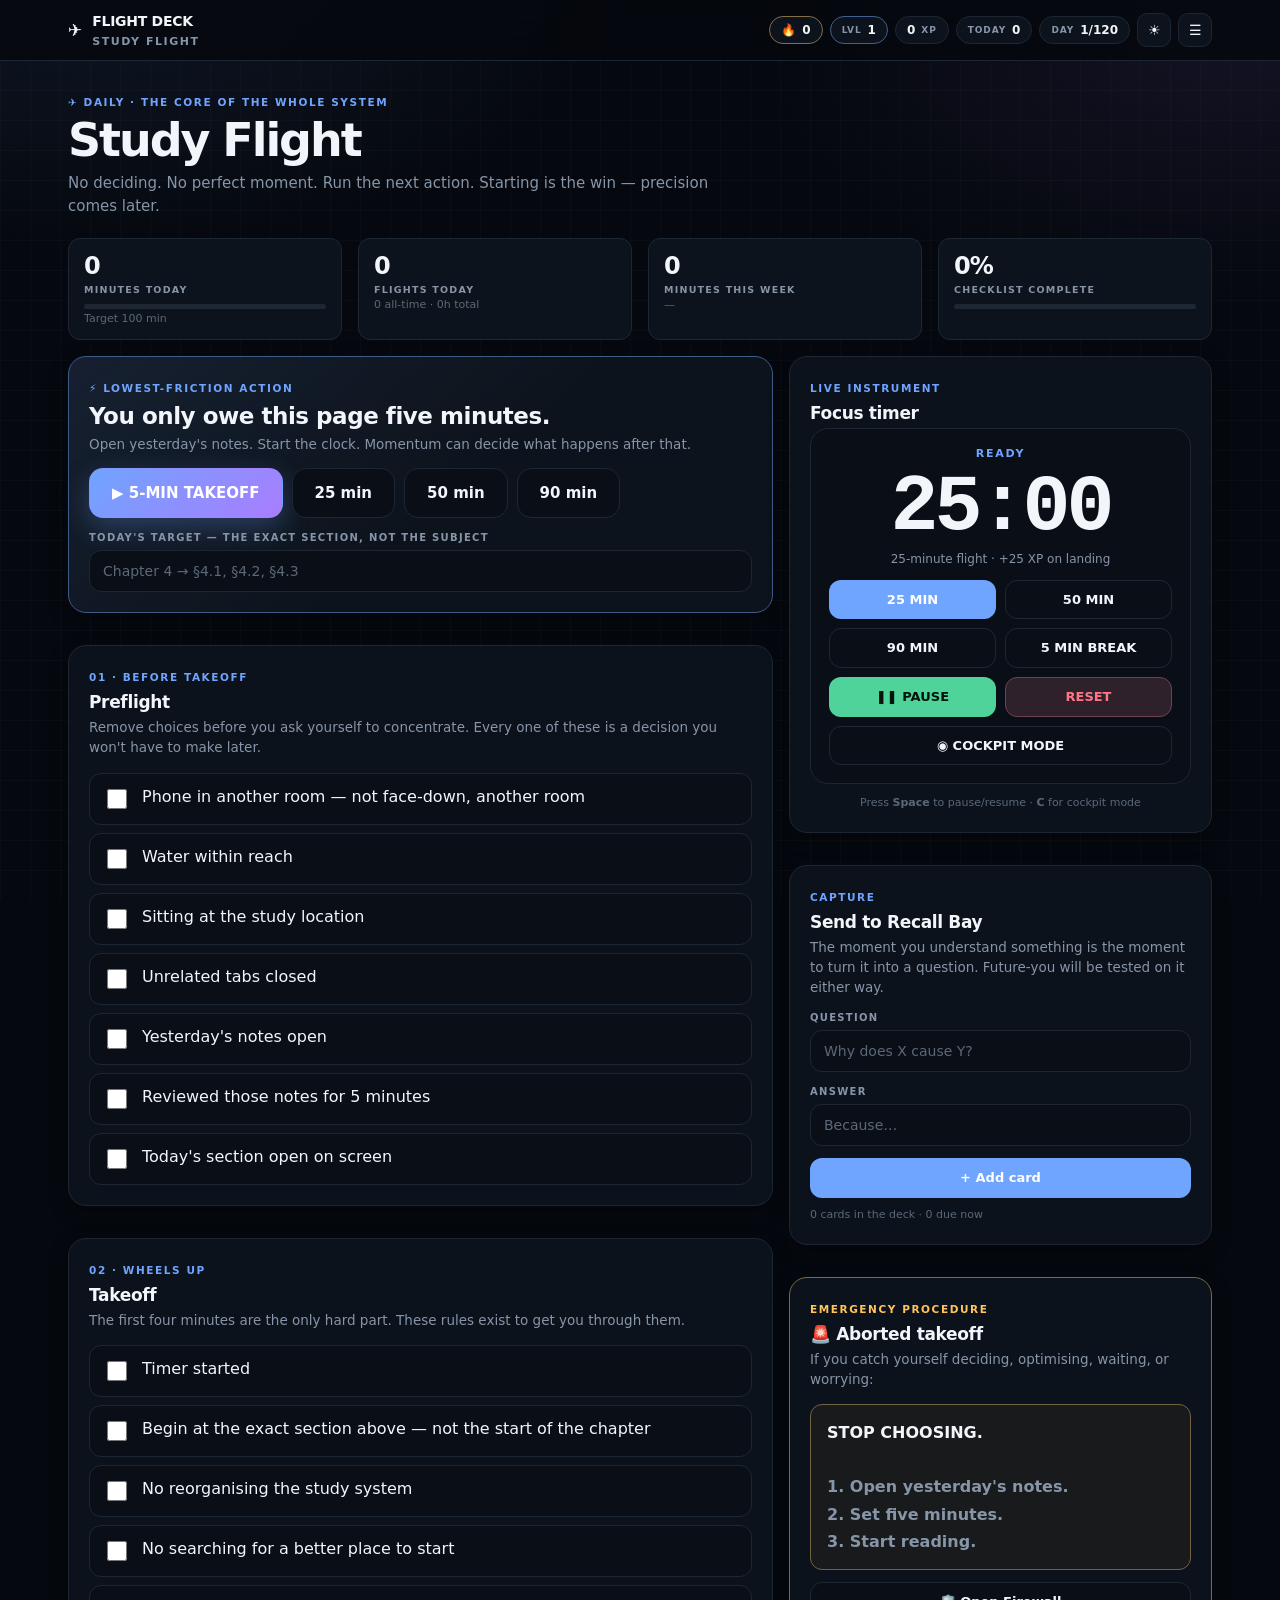
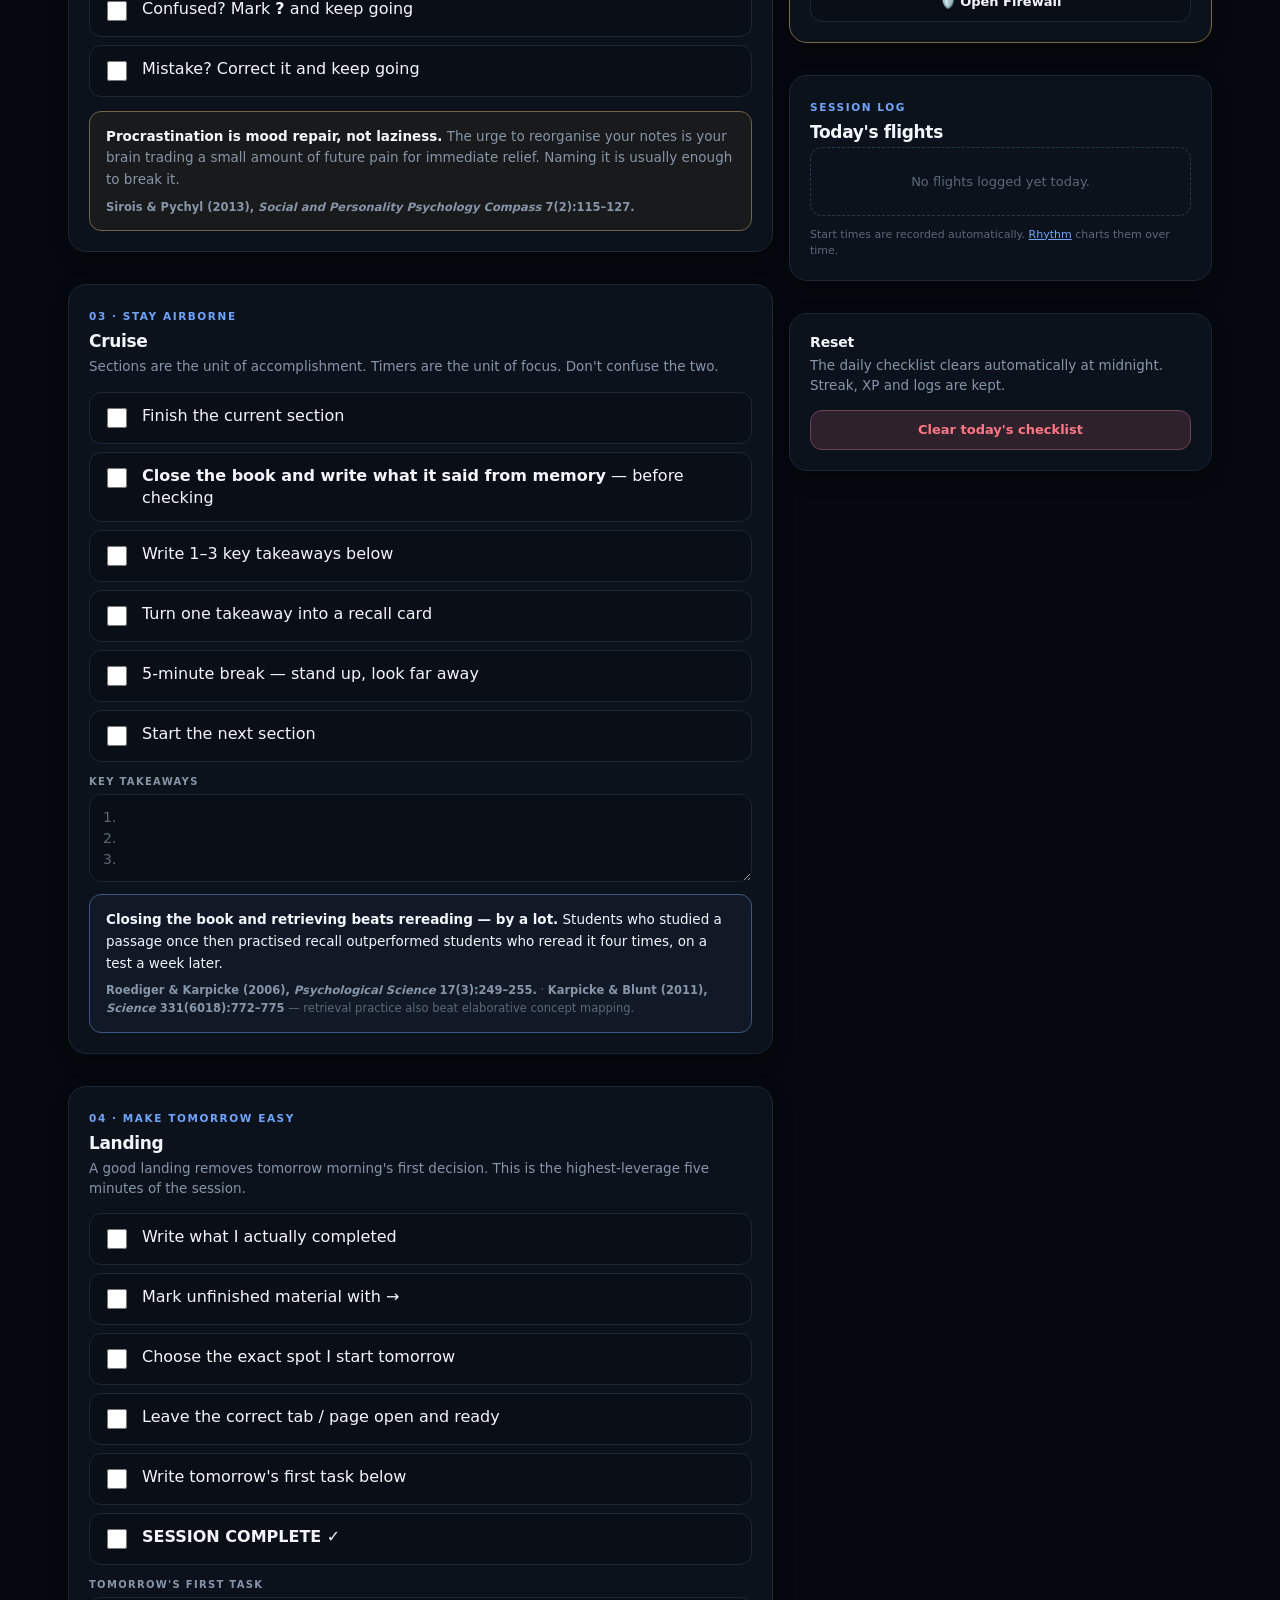
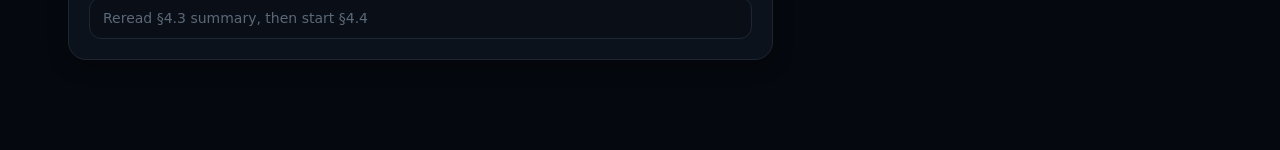
<file: apps/study.html>
<!doctype html>
<html lang="en">
<head>
<meta charset="utf-8"/>
<meta name="viewport" content="width=device-width,initial-scale=1"/>
<title>Study Flight — Flight Deck</title>
<link rel="stylesheet" href="../assets/core.css?v=2"/>
<style>
  .timerbox{border:1px solid var(--line);border-radius:var(--r);padding:18px;background:var(--panel2)}
  .tlabel{text-align:center;color:var(--accent);font-size:11px;text-transform:uppercase;letter-spacing:.16em;font-weight:900}
  .tclock{font-family:var(--mono);font-variant-numeric:tabular-nums;font-weight:800;
    font-size:clamp(52px,11vw,80px);letter-spacing:-.05em;text-align:center;margin:8px 0 4px;line-height:1}
  .tmeta{text-align:center;color:var(--muted);font-size:12px;margin-bottom:14px}
  .tring{display:block;margin:0 auto}
  body.cockpit .wrap>*:not(#cockpitZone){display:none}
  body.cockpit .fdnav{display:none}
  body.cockpit #cockpitZone{display:block;margin-top:6vh}
  body.cockpit .tclock{font-size:clamp(84px,20vw,200px)}
  body.cockpit .hideInCockpit{display:none}
  .logrow{display:flex;gap:10px;padding:9px 0;border-bottom:1px solid var(--line);font-size:13px;align-items:baseline}
  .logrow:last-child{border:0}
  .logrow .tm{font-family:var(--mono);font-size:11.5px;color:var(--faint);flex:none;width:62px}
  .phase{border-left:2px solid var(--line);padding-left:14px;margin-left:3px}
  .gaprow{font-size:11px;color:var(--faint);padding:5px 0 5px 72px;font-family:var(--mono);letter-spacing:.04em}
  .phase.active{border-color:var(--accent)}
</style>
</head>
<body data-root=".." data-module="study">
<div class="wrap">

  <div class="phead">
    <div class="kicker">✈️ Daily · the core of the whole system</div>
    <h1>Study Flight</h1>
    <div class="lede">No deciding. No perfect moment. Run the next action. Starting is the win — precision comes later.</div>
  </div>

  <div class="cols c4">
    <div class="stat"><div class="n" id="mToday">0</div><div class="l">Minutes today</div><div class="bar thin" style="margin-top:9px"><i id="mBar"></i></div><div class="sm">Target 100 min</div></div>
    <div class="stat"><div class="n" id="sToday">0</div><div class="l">Flights today</div><div class="sm" id="sAll">0 all-time</div></div>
    <div class="stat"><div class="n" id="mWeek">0</div><div class="l">Minutes this week</div><div class="sm" id="wAvg">—</div></div>
    <div class="stat"><div class="n" id="pctDone">0%</div><div class="l">Checklist complete</div><div class="bar thin good" style="margin-top:9px"><i id="cBar"></i></div></div>
  </div>

  <div class="cols main" style="margin-top:16px">
    <div class="stack">

      <section class="card accent">
        <div class="kicker">⚡ Lowest-friction action</div>
        <h2 style="font-size:23px">You only owe this page five minutes.</h2>
        <p class="sub" style="margin-bottom:14px">Open yesterday's notes. Start the clock. Momentum can decide what happens after that.</p>
        <div class="btnrow">
          <button class="btn grad big" onclick="start(5)">▶ 5-MIN TAKEOFF</button>
          <button class="btn big" onclick="start(25)">25 min</button>
          <button class="btn big" onclick="start(50)">50 min</button>
          <button class="btn big" onclick="start(90)">90 min</button>
        </div>
        <div class="field"><label>Today's target — the exact section, not the subject</label>
          <input type="text" id="target" placeholder="Chapter 4 → §4.1, §4.2, §4.3"/></div>
      </section>

      <section class="card">
        <div class="kicker">01 · Before takeoff</div>
        <h2>Preflight</h2>
        <p class="sub">Remove choices before you ask yourself to concentrate. Every one of these is a decision you won't have to make later.</p>
        <div class="checklist" data-g="1">
          <label class="check"><input type="checkbox"><span class="ctext">Phone in another room — not face-down, another room</span></label>
          <label class="check"><input type="checkbox"><span class="ctext">Water within reach</span></label>
          <label class="check"><input type="checkbox"><span class="ctext">Sitting at the study location</span></label>
          <label class="check"><input type="checkbox"><span class="ctext">Unrelated tabs closed</span></label>
          <label class="check"><input type="checkbox"><span class="ctext">Yesterday's notes open</span></label>
          <label class="check"><input type="checkbox"><span class="ctext">Reviewed those notes for 5 minutes</span></label>
          <label class="check"><input type="checkbox"><span class="ctext">Today's section open on screen</span></label>
        </div>
      </section>

      <section class="card">
        <div class="kicker">02 · Wheels up</div>
        <h2>Takeoff</h2>
        <p class="sub">The first four minutes are the only hard part. These rules exist to get you through them.</p>
        <div class="checklist" data-g="2">
          <label class="check"><input type="checkbox"><span class="ctext">Timer started</span></label>
          <label class="check"><input type="checkbox"><span class="ctext">Begin at the exact section above — not the start of the chapter</span></label>
          <label class="check"><input type="checkbox"><span class="ctext">No reorganising the study system</span></label>
          <label class="check"><input type="checkbox"><span class="ctext">No searching for a better place to start</span></label>
          <label class="check"><input type="checkbox"><span class="ctext">Confused? Mark <b>?</b> and keep going</span></label>
          <label class="check"><input type="checkbox"><span class="ctext">Mistake? Correct it and keep going</span></label>
        </div>
        <div class="note warn" style="margin-top:14px">
          <b>Procrastination is mood repair, not laziness.</b> The urge to reorganise your notes is your brain
          trading a small amount of future pain for immediate relief. Naming it is usually enough to break it.
          <div class="cite" style="margin-top:8px"><b>Sirois &amp; Pychyl (2013), <i>Social and Personality Psychology
          Compass</i> 7(2):115–127.</b></div>
        </div>
      </section>

      <section class="card">
        <div class="kicker">03 · Stay airborne</div>
        <h2>Cruise</h2>
        <p class="sub">Sections are the unit of accomplishment. Timers are the unit of focus. Don't confuse the two.</p>
        <div class="checklist" data-g="3">
          <label class="check"><input type="checkbox"><span class="ctext">Finish the current section</span></label>
          <label class="check"><input type="checkbox"><span class="ctext"><b>Close the book and write what it said from memory</b> — before checking</span></label>
          <label class="check"><input type="checkbox"><span class="ctext">Write 1–3 key takeaways below</span></label>
          <label class="check"><input type="checkbox"><span class="ctext">Turn one takeaway into a recall card</span></label>
          <label class="check"><input type="checkbox"><span class="ctext">5-minute break — stand up, look far away</span></label>
          <label class="check"><input type="checkbox"><span class="ctext">Start the next section</span></label>
        </div>
        <div class="field"><label>Key takeaways</label>
          <textarea id="takeaways" placeholder="1.&#10;2.&#10;3."></textarea></div>
        <div class="note acc" style="margin-top:12px">
          <b>Closing the book and retrieving beats rereading — by a lot.</b> Students who studied a passage once then
          practised recall outperformed students who reread it four times, on a test a week later.
          <div class="cite" style="margin-top:8px"><b>Roediger &amp; Karpicke (2006), <i>Psychological Science</i>
          17(3):249–255.</b> · <b>Karpicke &amp; Blunt (2011), <i>Science</i> 331(6018):772–775</b> — retrieval practice
          also beat elaborative concept mapping.</div>
        </div>
      </section>

      <section class="card">
        <div class="kicker">04 · Make tomorrow easy</div>
        <h2>Landing</h2>
        <p class="sub">A good landing removes tomorrow morning's first decision. This is the highest-leverage five minutes of the session.</p>
        <div class="checklist" data-g="4">
          <label class="check"><input type="checkbox"><span class="ctext">Write what I actually completed</span></label>
          <label class="check"><input type="checkbox"><span class="ctext">Mark unfinished material with →</span></label>
          <label class="check"><input type="checkbox"><span class="ctext">Choose the exact spot I start tomorrow</span></label>
          <label class="check"><input type="checkbox"><span class="ctext">Leave the correct tab / page open and ready</span></label>
          <label class="check"><input type="checkbox"><span class="ctext">Write tomorrow's first task below</span></label>
          <label class="check"><input type="checkbox"><span class="ctext"><b>SESSION COMPLETE ✓</b></span></label>
        </div>
        <div class="field"><label>Tomorrow's first task</label>
          <input type="text" id="tomorrow" placeholder="Reread §4.3 summary, then start §4.4"/></div>
      </section>

    </div>

    <div class="stack" id="rightCol">

      <section class="card" id="cockpitZone">
        <div class="kicker hideInCockpit">Live instrument</div>
        <h2 class="hideInCockpit">Focus timer</h2>
        <div class="timerbox">
          <div class="tlabel" id="tLabel">READY</div>
          <div class="tclock" id="tClock">25:00</div>
          <div class="tmeta" id="tMeta">25-minute flight · +25 XP on landing</div>
          <div class="btnrow grid2 hideInCockpit">
            <button class="btn primary" onclick="start(25)">25 MIN</button>
            <button class="btn" onclick="start(50)">50 MIN</button>
            <button class="btn" onclick="start(90)">90 MIN</button>
            <button class="btn" onclick="start(5)">5 MIN BREAK</button>
            <button class="btn good" id="pauseBtn" onclick="toggle()">PAUSE</button>
            <button class="btn danger" onclick="reset()">RESET</button>
          </div>
          <div class="btnrow" style="margin-top:9px">
            <button class="btn wide" onclick="cockpit()" id="ckBtn">◉ COCKPIT MODE</button>
          </div>
        </div>
        <div class="tiny hideInCockpit" style="margin-top:11px;text-align:center">
          Press <b>Space</b> to pause/resume · <b>C</b> for cockpit mode
        </div>
      </section>

      <section class="card">
        <div class="kicker">Capture</div>
        <h2>Send to Recall Bay</h2>
        <p class="sub">The moment you understand something is the moment to turn it into a question. Future-you will be tested on it either way.</p>
        <div class="field"><label>Question</label><input type="text" id="cq" placeholder="Why does X cause Y?"/></div>
        <div class="field"><label>Answer</label><input type="text" id="ca" placeholder="Because…"/></div>
        <button class="btn primary wide" style="margin-top:12px" onclick="capture()">+ Add card</button>
        <div class="tiny" style="margin-top:9px" id="capCount"></div>
      </section>

      <section class="card warnc">
        <div class="kicker warn">Emergency procedure</div>
        <h2>🚨 Aborted takeoff</h2>
        <p class="sub">If you catch yourself deciding, optimising, waiting, or worrying:</p>
        <div class="note warn" style="font-size:16px;font-weight:850;line-height:1.7">
          <b>STOP CHOOSING.</b><br><br>
          1. Open yesterday's notes.<br>
          2. Set five minutes.<br>
          3. Start reading.
        </div>
        <a class="btn wide" href="firewall.html" style="margin-top:12px;display:block;text-align:center;text-decoration:none">🛡️ Open Firewall</a>
      </section>

      <section class="card">
        <div class="kicker">Session log</div>
        <h2>Today's flights</h2>
        <div id="log"><div class="empty">No flights logged yet today.</div></div>
        <div class="tiny" id="logFoot" style="margin-top:11px"></div>
      </section>

      <section class="card">
        <h3>Reset</h3>
        <p class="sub">The daily checklist clears automatically at midnight. Streak, XP and logs are kept.</p>
        <button class="btn danger wide" onclick="clearToday()">Clear today's checklist</button>
      </section>

    </div>
  </div>
</div>

<script src="../assets/core.js?v=2"></script>
<script>
const M='study';
/* ---------- checklists (4 groups, one shared array) ---------- */
const boxes=FD.$$('.checklist input[type=checkbox]');
function loadChecks(){
  const st=FD.mod(M).checks||[];
  boxes.forEach((b,i)=>{ b.checked=!!st[i]; b.closest('.check').classList.toggle('done',b.checked); });
  paintChecks();
}
function paintChecks(){
  const done=boxes.filter(b=>b.checked).length;
  const p=FD.pct(done,boxes.length);
  document.getElementById('pctDone').textContent=p+'%';
  document.getElementById('cBar').style.width=p+'%';
}
boxes.forEach((b,i)=>b.addEventListener('change',()=>{
  b.closest('.check').classList.toggle('done',b.checked);
  const cur=(FD.mod(M).checks||[]).slice(); const was=!!cur[i]; cur[i]=b.checked;
  FD.setMod(M,{checks:cur});
  if(b.checked&&!was) FD.addXP(2,'Checklist step');
  paintChecks();
  if(boxes.every(x=>x.checked)&&!FD.mod(M).fullDay){
    FD.setMod(M,{fullDay:true}); FD.addXP(50,'Full study checklist'); FD.confetti(40);
  }
}));
['target','takeaways','tomorrow'].forEach(f=>FD.bindField(document.getElementById(f),M,f));

/* ---------- timer ---------- */
let total=25*60, left=total, iv=null, running=false, mins=25, mode='READY', fired=false, startedAt=null;
const R=54, C=2*Math.PI*R;
function draw(){
  const m=String(Math.floor(left/60)).padStart(2,'0'), s=String(left%60).padStart(2,'0');
  document.getElementById('tClock').textContent=m+':'+s;
  document.getElementById('tLabel').textContent=mode;
  document.title=(running?'⏱ '+m+':'+s+' — ':'')+'Study Flight';
  document.getElementById('pauseBtn').textContent=running?'❚❚ PAUSE':(left<total&&left>0?'▶ RESUME':'❚❚ PAUSE');
}
function start(n){
  clearInterval(iv); mins=n; total=n*60; left=total; fired=false; running=true;
  startedAt=FD.dayMinutes();
  mode = n===5?'BREAK':n>=90?'ULTRADIAN BLOCK':n>=50?'DEEP BLOCK':'FOCUS FLIGHT';
  document.getElementById('tMeta').textContent = n===5
    ? 'Break · stand up, look 20 feet away'
    : n+'-minute flight · +'+xpFor(n)+' XP on landing';
  iv=setInterval(tick,1000); draw();
  FD.toast(mode+' started');
}
function xpFor(n){ return n===5?5:n>=90?90:n>=50?55:25; }
function tick(){
  if(!running) return;
  left--; draw();
  if(left<=0){ clearInterval(iv); iv=null; running=false; left=0; mode='COMPLETE'; draw(); land(); }
}
function land(){
  if(fired) return; fired=true;
  FD.chime(); FD.confetti(mins>=50?46:26);
  if(mins===5){ FD.addXP(5,'Break taken'); return; }
  const d=FD.mod(M);
  const endMin=FD.dayMinutes();
  const log=(d.log||[]).concat([{t:new Date().toLocaleTimeString(undefined,{hour:'numeric',minute:'2-digit'}),
                                 mins:mins, what:(d.target||'').slice(0,80),
                                 start:(startedAt!=null?startedAt:Math.max(0,endMin-mins)), end:endMin}]);
  FD.setMod(M,{minutes:(d.minutes||0)+mins, sessions:(d.sessions||0)+1, log:log});
  FD.mutate(s=>{ s.records.totalMinutes=(s.records.totalMinutes||0)+mins;
                 s.records.totalSessions=(s.records.totalSessions||0)+1; });
  FD.addXP(xpFor(mins),mins+'-min flight landed');
  stats(); paintLog();
}
function toggle(){
  if(left<=0) return;
  running=!running;
  if(running&&!iv) iv=setInterval(tick,1000);
  if(!running&&iv){ clearInterval(iv); iv=null; }
  draw();
}
function reset(){ clearInterval(iv); iv=null; running=false; left=total=mins*60; fired=false; mode='READY'; draw(); }
function cockpit(){
  document.body.classList.toggle('cockpit');
  const on=document.body.classList.contains('cockpit');
  document.getElementById('ckBtn').textContent=on?'← EXIT COCKPIT':'◉ COCKPIT MODE';
  if(on) window.scrollTo({top:0});
}
document.addEventListener('keydown',e=>{
  if(/^(INPUT|TEXTAREA|SELECT)$/.test(document.activeElement.tagName)) return;
  if(e.code==='Space'){ e.preventDefault(); toggle(); }
  if(e.key.toLowerCase()==='c') cockpit();
  if(e.key==='Escape'&&document.body.classList.contains('cockpit')) cockpit();
});

/* ---------- capture ---------- */
function capture(){
  const q=document.getElementById('cq').value.trim(), a=document.getElementById('ca').value.trim();
  if(!q||!a){ FD.toast('⚠️ Need both a question and an answer'); return; }
  FD.mutate(s=>{ s.cards.push({id:FD.uid(),q:q,a:a,deck:'Study Flight',due:FD.key(),
                               ease:2.5,ivl:0,reps:0,lapses:0,created:FD.key()}); });
  document.getElementById('cq').value=''; document.getElementById('ca').value='';
  FD.addXP(4,'Card captured'); document.getElementById('cq').focus(); capCount();
}
function capCount(){
  const n=(FD.read().cards||[]).length;
  document.getElementById('capCount').textContent=n+' card'+(n===1?'':'s')+' in the deck · '+
    (FD.read().cards||[]).filter(c=>c.due<=FD.key()).length+' due now';
}

/* ---------- stats + log ---------- */
function stats(){
  const d=FD.mod(M), s=FD.read();
  document.getElementById('mToday').textContent=d.minutes||0;
  document.getElementById('mBar').style.width=FD.pct(d.minutes||0,100)+'%';
  document.getElementById('sToday').textContent=d.sessions||0;
  document.getElementById('sAll').textContent=(s.records.totalSessions||0)+' all-time · '+
    Math.round((s.records.totalMinutes||0)/60)+'h total';
  let wk=0,n=0;
  FD.lastDays(7).forEach(k=>{ const m=((s.days[k]||{}).mods||{}).study; if(m&&m.minutes){wk+=m.minutes;n++;} });
  document.getElementById('mWeek').textContent=wk;
  document.getElementById('wAvg').textContent=n?Math.round(wk/n)+' min on active days':'—';
}
function paintLog(){
  const log=FD.mod(M).log||[];
  let prevEnd=null, out='';
  log.forEach(l=>{
    if(prevEnd!=null && l.start!=null){
      const gap=l.start-prevEnd;
      if(gap>=5) out+='<div class="gaprow">↕ '+(gap>=60?Math.floor(gap/60)+'h '+(gap%60)+'m':gap+' min')+' gap</div>';
    }
    out+='<div class="logrow"><span class="tm">'+FD.esc(l.t)+'</span>'+
         '<span><b>'+l.mins+' min</b>'+(l.what?' · '+FD.esc(l.what):'')+'</span></div>';
    if(l.end!=null) prevEnd=l.end;
  });
  document.getElementById('log').innerHTML = log.length ? out
    : '<div class="empty">No flights logged yet today.</div>';
  const fl=document.getElementById('logFoot');
  if(fl) fl.innerHTML = log.length
    ? 'First block '+FD.fmtMin(log[0].start,true)+' · last ended '+FD.fmtMin(log[log.length-1].end,true)+
      '. <a href="rhythm.html">See your timing over time →</a>'
    : 'Start times are recorded automatically. <a href="rhythm.html">Rhythm</a> charts them over time.';
}
function clearToday(){
  if(!confirm("Clear today's checklist and notes? Your minutes, streak and XP stay.")) return;
  FD.setMod(M,{checks:[],fullDay:false});
  boxes.forEach(b=>{ b.checked=false; b.closest('.check').classList.remove('done'); });
  paintChecks(); FD.toast('Checklist cleared');
}
loadChecks(); stats(); paintLog(); capCount(); draw();
</script>
</body>
</html>
</file>
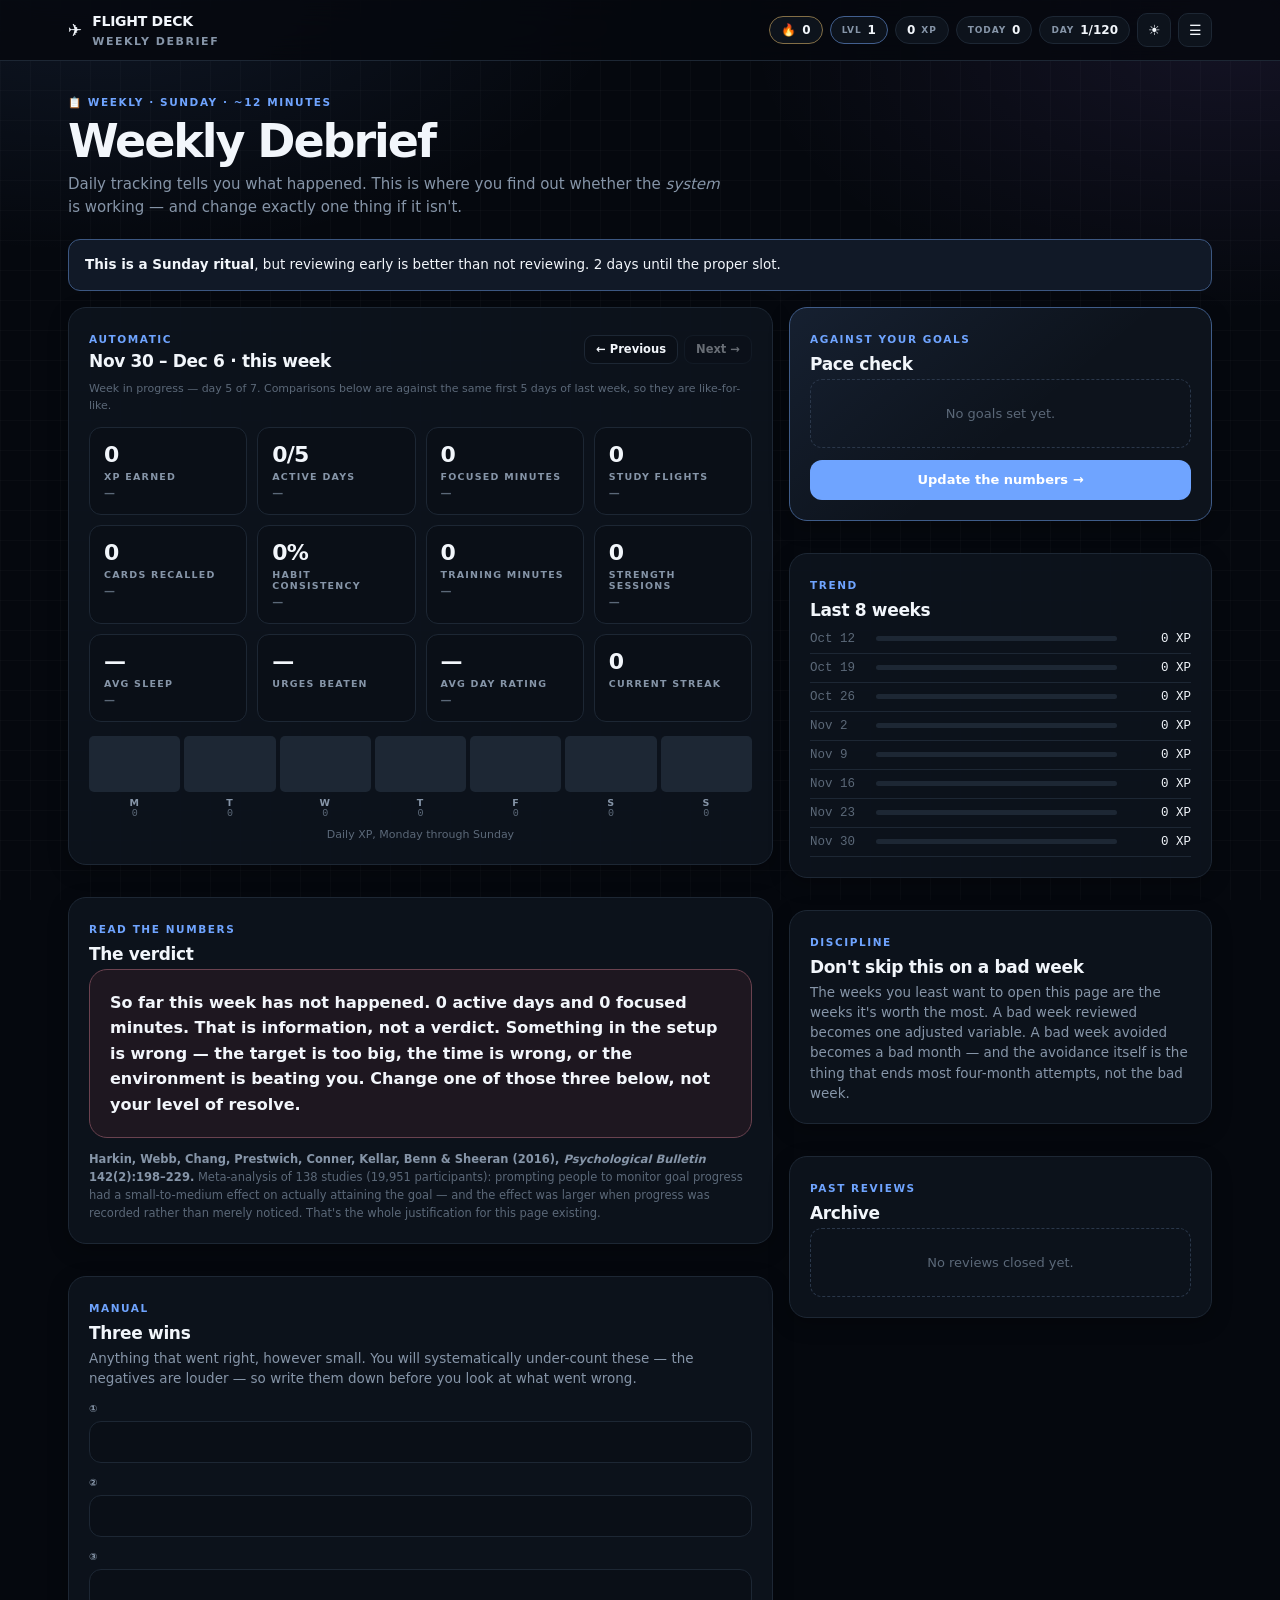
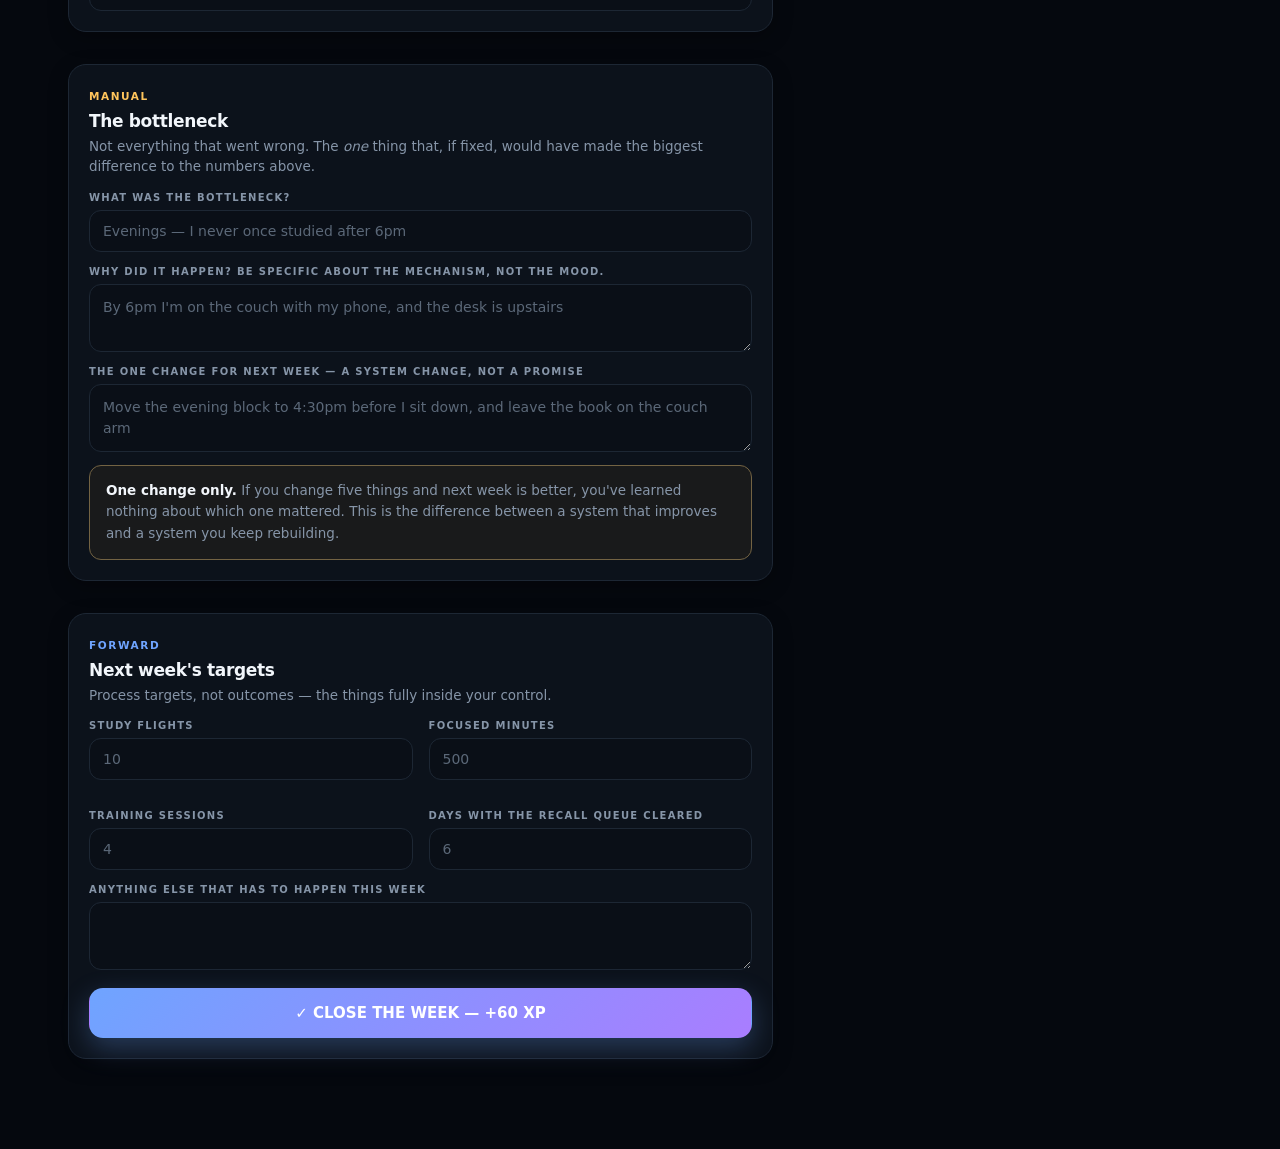
<file: apps/weekly.html>
<!doctype html>
<html lang="en">
<head>
<meta charset="utf-8"/>
<meta name="viewport" content="width=device-width,initial-scale=1"/>
<title>Weekly Debrief — Flight Deck</title>
<link rel="stylesheet" href="../assets/core.css?v=2"/>
<style>
  .score{display:grid;grid-template-columns:repeat(auto-fit,minmax(148px,1fr));gap:10px}
  .sc{background:var(--panel2);border:1px solid var(--line);border-radius:var(--r-sm);padding:14px}
  .sc .n{font-size:22px;font-weight:900;letter-spacing:-.035em;font-variant-numeric:tabular-nums}
  .sc .l{font-size:9.5px;text-transform:uppercase;letter-spacing:.13em;color:var(--muted);font-weight:900;margin-top:4px}
  .sc .d{font-size:11px;font-weight:900;margin-top:5px}
  .sc .d.up{color:var(--good)} .sc .d.dn{color:var(--danger)} .sc .d.fl{color:var(--faint)}
  .wkbar{display:flex;gap:4px;margin-top:14px}
  .wkbar div{flex:1;text-align:center}
  .wkbar .b{height:56px;background:var(--line);border-radius:5px;position:relative;overflow:hidden}
  .wkbar .b i{position:absolute;bottom:0;left:0;right:0;background:linear-gradient(180deg,var(--accent),var(--accent2));border-radius:5px}
  .wkbar .d{font-size:9.5px;color:var(--muted);margin-top:5px;font-weight:900;letter-spacing:.08em}
  .wkbar .v{font-size:10px;color:var(--faint);font-family:var(--mono)}
  .verdict{padding:20px;border-radius:var(--r);font-size:16px;line-height:1.6;font-weight:750}
  .verdict.good{background:color-mix(in srgb,var(--good) 10%,var(--panel2));border:1px solid color-mix(in srgb,var(--good) 38%,var(--line))}
  .verdict.mid{background:color-mix(in srgb,var(--warn) 9%,var(--panel2));border:1px solid color-mix(in srgb,var(--warn) 38%,var(--line))}
  .verdict.bad{background:color-mix(in srgb,var(--danger) 8%,var(--panel2));border:1px solid color-mix(in srgb,var(--danger) 34%,var(--line))}
</style>
</head>
<body data-root=".." data-module="weekly">
<div class="wrap">

  <div class="phead">
    <div class="kicker">📋 Weekly · Sunday · ~12 minutes</div>
    <h1>Weekly Debrief</h1>
    <div class="lede">Daily tracking tells you what happened. This is where you find out whether the <i>system</i> is
      working — and change exactly one thing if it isn't.</div>
  </div>

  <div class="note acc" id="whenNote" style="margin-bottom:16px"></div>

  <div class="cols main">
    <div class="stack">

      <section class="card">
        <div class="row" style="margin-bottom:14px">
          <div><div class="kicker" style="margin:0">Automatic</div>
            <h2 style="margin:4px 0 0" id="wkTitle">This week</h2></div>
          <div class="row right" style="gap:6px">
            <button class="btn sm" onclick="shiftWeek(-1)">← Previous</button>
            <button class="btn sm" onclick="shiftWeek(1)" id="nextBtn">Next →</button>
          </div>
        </div>
        <div class="tiny" id="partialNote" style="margin:-4px 0 13px"></div>
        <div class="score" id="score"></div>
        <div class="wkbar" id="wkbar"></div>
        <div class="tiny" style="margin-top:8px;text-align:center">Daily XP, Monday through Sunday</div>
      </section>

      <section class="card">
        <div class="kicker">Read the numbers</div>
        <h2>The verdict</h2>
        <div class="verdict" id="verdict"></div>
        <div class="cite" style="margin-top:13px"><b>Harkin, Webb, Chang, Prestwich, Conner, Kellar, Benn &amp;
          Sheeran (2016), <i>Psychological Bulletin</i> 142(2):198–229.</b> Meta-analysis of 138 studies (19,951
          participants): prompting people to monitor goal progress had a small-to-medium effect on actually attaining
          the goal — and the effect was larger when progress was recorded rather than merely noticed. That's the whole
          justification for this page existing.</div>
      </section>

      <section class="card">
        <div class="kicker">Manual</div>
        <h2>Three wins</h2>
        <p class="sub">Anything that went right, however small. You will systematically under-count these — the
          negatives are louder — so write them down before you look at what went wrong.</p>
        <div class="field" style="margin-top:0"><label>① </label><input type="text" id="w1"/></div>
        <div class="field"><label>②</label><input type="text" id="w2"/></div>
        <div class="field"><label>③</label><input type="text" id="w3"/></div>
      </section>

      <section class="card">
        <div class="kicker warn">Manual</div>
        <h2>The bottleneck</h2>
        <p class="sub">Not everything that went wrong. The <i>one</i> thing that, if fixed, would have made the
          biggest difference to the numbers above.</p>
        <div class="field" style="margin-top:0"><label>What was the bottleneck?</label>
          <input type="text" id="obstacle" placeholder="Evenings — I never once studied after 6pm"/></div>
        <div class="field"><label>Why did it happen? Be specific about the mechanism, not the mood.</label>
          <textarea id="cause" style="min-height:66px" placeholder="By 6pm I'm on the couch with my phone, and the desk is upstairs"></textarea></div>
        <div class="field"><label>The one change for next week — a system change, not a promise</label>
          <textarea id="change" style="min-height:66px" placeholder="Move the evening block to 4:30pm before I sit down, and leave the book on the couch arm"></textarea></div>
        <div class="note warn" style="margin-top:13px">
          <b>One change only.</b> If you change five things and next week is better, you've learned nothing about
          which one mattered. This is the difference between a system that improves and a system you keep rebuilding.
        </div>
      </section>

      <section class="card">
        <div class="kicker">Forward</div>
        <h2>Next week's targets</h2>
        <p class="sub">Process targets, not outcomes — the things fully inside your control.</p>
        <div class="cols c2">
          <div class="field" style="margin:0"><label>Study flights</label><input type="number" id="tFlights" placeholder="10"/></div>
          <div class="field" style="margin:0"><label>Focused minutes</label><input type="number" id="tMinutes" placeholder="500"/></div>
          <div class="field"><label>Training sessions</label><input type="number" id="tTrain" placeholder="4"/></div>
          <div class="field"><label>Days with the recall queue cleared</label><input type="number" id="tRecall" placeholder="6"/></div>
        </div>
        <div class="field"><label>Anything else that has to happen this week</label>
          <textarea id="tNotes" style="min-height:60px"></textarea></div>
        <button class="btn grad big wide" id="commit" style="margin-top:18px">✓ CLOSE THE WEEK — +60 XP</button>
      </section>

    </div>

    <div class="stack">

      <section class="card accent">
        <div class="kicker">Against your goals</div>
        <h2>Pace check</h2>
        <div id="goals"></div>
        <a class="btn wide primary" href="flightplan.html" style="margin-top:12px;display:block;text-align:center;text-decoration:none">Update the numbers →</a>
      </section>

      <section class="card">
        <div class="kicker">Trend</div>
        <h2>Last 8 weeks</h2>
        <div id="trend"></div>
      </section>

      <section class="card">
        <div class="kicker">Discipline</div>
        <h2>Don't skip this on a bad week</h2>
        <p class="sub" style="margin-bottom:0">The weeks you least want to open this page are the weeks it's worth
          the most. A bad week reviewed becomes one adjusted variable. A bad week avoided becomes a bad month —
          and the avoidance itself is the thing that ends most four-month attempts, not the bad week.</p>
      </section>

      <section class="card">
        <div class="kicker">Past reviews</div>
        <h2>Archive</h2>
        <div id="archive"></div>
      </section>

    </div>
  </div>
</div>

<script src="../assets/core.js?v=2"></script>
<script>
let offset=0;
const F=['w1','w2','w3','obstacle','cause','change','tFlights','tMinutes','tTrain','tRecall','tNotes'];

function wkStart(o){ return FD.shift(FD.weekKey(),(o||0)*7); }
function weekDays(o){ const s=wkStart(o); return Array.from({length:7},(_,i)=>FD.shift(s,i)); }
function rec(o){ const w=FD.read().weeks||{}; return w[wkStart(o)]||{}; }
function saveWeek(patch){
  FD.mutate(s=>{ s.weeks=s.weeks||{}; const k=wkStart(offset);
    s.weeks[k]=Object.assign({},s.weeks[k]||{},patch); });
}
function daysElapsed(o){ return o===0 ? (FD.dow()+6)%7+1 : 7; }
function stats(o,limit){
  const s=FD.read(); let xp=0,min=0,fl=0,rev=0,hb=0,hbP=0,tr=0,trs=0,sl=[],urg=0,urgW=0,act=0,rate=[];
  const hs=(s.habits||[]).filter(h=>!h.archived);
  const span=weekDays(o).slice(0,limit||7);
  span.forEach(k=>{
    const d=s.days[k]||{}, m=d.mods||{};
    xp+=d.xp||0; if(d.xp>0) act++;
    if(m.study){ min+=m.study.minutes||0; fl+=m.study.sessions||0; }
    if(m.recall) rev+=m.recall.reviewed||0;
    if(m.habits){ hb+=Object.keys(m.habits.done||{}).length; }
    hbP+=hs.length;
    if(m.body){ tr+=Number(m.body.trainMin)||0;
      if(m.body.trainType==='Strength'||m.body.trainType==='Mixed') trs++;
      if(m.body.sleepHours) sl.push(Number(m.body.sleepHours)); }
    if(m.debrief&&m.debrief.rating) rate.push(m.debrief.rating);
  });
  (s.urges||[]).forEach(u=>{ if(span.includes(u.date)){ urg++; if(u.won) urgW++; } });
  return {xp,min,fl,rev,hb,hbPct:FD.pct(hb,hbP),tr,trs,
          sleep:sl.length?(sl.reduce((a,b)=>a+b,0)/sl.length):0,
          urg,urgW,act,mood:rate.length?(rate.reduce((a,b)=>a+b,0)/rate.length):0};
}
function delta(now,prev,unit,invert){
  if(prev===0&&now===0) return '<div class="d fl">—</div>';
  if(prev===0) return '<div class="d up">new</div>';
  const p=Math.round((now-prev)/prev*100);
  const good=invert?p<0:p>0;
  return '<div class="d '+(p===0?'fl':good?'up':'dn')+'">'+(p>0?'▲ +':p<0?'▼ ':'')+p+'% vs last week</div>';
}
function sc(n,l,d){ return '<div class="sc"><div class="n">'+n+'</div><div class="l">'+l+'</div>'+(d||'')+'</div>'; }

function paint(){
  const el=daysElapsed(offset), partial=el<7;
  const a=stats(offset,el), b=stats(offset-1,el);
  const start=wkStart(offset), end=FD.shift(start,6);
  document.getElementById('wkTitle').textContent=
    FD.parseKey(start).toLocaleDateString(undefined,{month:'short',day:'numeric'})+' – '+
    FD.parseKey(end).toLocaleDateString(undefined,{month:'short',day:'numeric'})+
    (offset===0?' · this week':offset===-1?' · last week':'');
  document.getElementById('partialNote').textContent = partial
    ? 'Week in progress — day '+el+' of 7. Comparisons below are against the same first '+el+
      ' day'+(el===1?'':'s')+' of last week, so they are like-for-like.'
    : 'Complete week. Comparisons are full week against full week.';
  document.getElementById('nextBtn').disabled=offset>=0;

  document.getElementById('score').innerHTML=
    sc(a.xp,'XP earned',delta(a.xp,b.xp))+
    sc(a.act+'/'+el,'Active days',delta(a.act,b.act))+
    sc(a.min,'Focused minutes',delta(a.min,b.min))+
    sc(a.fl,'Study flights',delta(a.fl,b.fl))+
    sc(a.rev,'Cards recalled',delta(a.rev,b.rev))+
    sc(a.hbPct+'%','Habit consistency',delta(a.hbPct,b.hbPct))+
    sc(a.tr,'Training minutes',delta(a.tr,b.tr))+
    sc(a.trs,'Strength sessions',delta(a.trs,b.trs))+
    sc(a.sleep?a.sleep.toFixed(1)+'h':'—','Avg sleep',delta(Math.round(a.sleep*10),Math.round(b.sleep*10)))+
    sc(a.urg?a.urgW+'/'+a.urg:'—','Urges beaten','')+
    sc(a.mood?a.mood.toFixed(1):'—','Avg day rating',delta(Math.round(a.mood*10),Math.round(b.mood*10)))+
    sc(FD.streak(),'Current streak','');

  const s=FD.read(), vals=weekDays(offset).map(k=>(s.days[k]||{}).xp||0);
  const max=Math.max(60,...vals);
  document.getElementById('wkbar').innerHTML=vals.map((v,i)=>
    '<div><div class="b"><i style="height:'+FD.pct(v,max)+'%"></i></div>'+
    '<div class="d">'+['M','T','W','T','F','S','S'][i]+'</div><div class="v">'+v+'</div></div>').join('');

  const f=el/7;   // scale full-week thresholds to how much of the week has run
  const score=(a.act>=6*f?2:a.act>=4*f?1:0)+(a.min>=300*f?2:a.min>=150*f?1:0)+
              (a.hbPct>=75?2:a.hbPct>=50?1:0)+(a.tr>=150*f?1:0);
  const noun=partial?'So far this week':'This week';
  const v=document.getElementById('verdict');
  if(score>=6){ v.className='verdict good';
    v.innerHTML='<b>'+noun+' is strong.</b> '+a.act+' active days, '+a.min+' focused minutes and '+a.hbPct+
    '% habit consistency. Don’t redesign anything — the system is working. Write down what made it work so you can reproduce it.'; }
  else if(score>=3){ v.className='verdict mid';
    v.innerHTML='<b>'+noun+': working, not great.</b> '+a.act+' of '+el+' days active, '+a.min+' focused minutes. '+
    'This is the pace that actually compounds over four months, so it’s fine — but find the one bottleneck below and move it.'; }
  else { v.className='verdict bad';
    v.innerHTML='<b>'+noun+' has not happened.</b> '+a.act+' active days and '+a.min+' focused minutes. '+
    'That is information, not a verdict. Something in the setup is wrong — the target is too big, the time is wrong, '+
    'or the environment is beating you. Change one of those three below, not your level of resolve.'; }

  const pr=FD.program();
  document.getElementById('goals').innerHTML=(s.goals||[]).length ? (s.goals||[]).map(g=>{
    const span=Number(g.target)-Number(g.start||0), made=Number(g.current||0)-Number(g.start||0);
    const exp=span*(pr.dayNo/pr.total), ratio=exp>0?made/exp:0;
    return '<div style="margin-bottom:14px"><div class="row" style="gap:6px;margin-bottom:6px">'+
      '<b style="font-size:13px">'+FD.esc(g.title)+'</b>'+
      '<span class="right pill '+(ratio>=.95?'on':ratio>=.75?'due':'off')+'">'+Math.round(ratio*100)+'% of pace</span></div>'+
      '<div class="bar thin"><i style="width:'+FD.pct(made,span)+'%"></i></div>'+
      '<div class="tiny" style="margin-top:4px">'+FD.esc(g.current||0)+' / '+FD.esc(g.target)+' '+FD.esc(g.unit||'')+
      ' · should be near '+Math.round(Number(g.start||0)+exp)+' by now</div></div>';
  }).join('') : '<div class="empty">No goals set yet.</div>';

  let out='';
  for(let i=-7;i<=0;i++){
    const st=stats(i,daysElapsed(i)), w=wkStart(i);
    out+='<div class="row" style="padding:7px 0;border-bottom:1px solid var(--line);font-size:12.5px">'+
      '<span class="mono" style="color:var(--faint);width:56px">'+FD.parseKey(w).toLocaleDateString(undefined,{month:'short',day:'numeric'})+'</span>'+
      '<span class="bar thin" style="flex:1"><i style="width:'+FD.pct(st.xp,Math.max(600,st.xp))+'%"></i></span>'+
      '<span class="mono right" style="width:64px;text-align:right">'+st.xp+' XP</span></div>';
  }
  document.getElementById('trend').innerHTML=out;

  const ws=FD.read().weeks||{};
  const keys=Object.keys(ws).filter(k=>ws[k].committed).sort().reverse().slice(0,8);
  document.getElementById('archive').innerHTML = keys.length ? keys.map(k=>
    '<div style="padding:9px 0;border-bottom:1px solid var(--line);font-size:12.5px">'+
    '<b class="mono">'+FD.parseKey(k).toLocaleDateString(undefined,{month:'short',day:'numeric'})+'</b>'+
    (ws[k].change?'<div class="muted" style="margin-top:3px">Changed: '+FD.esc(ws[k].change)+'</div>':'')+
    '</div>').join('') : '<div class="empty">No reviews closed yet.</div>';

  // load fields for the viewed week
  const r=rec(offset);
  F.forEach(f=>{ document.getElementById(f).value=r[f]||''; });
  document.getElementById('commit').textContent=r.committed?'✓ WEEK CLOSED — update':'✓ CLOSE THE WEEK — +60 XP';

  const dow=FD.dow();
  document.getElementById('whenNote').innerHTML = dow===0
    ? '<b>It’s Sunday — this is the day.</b> Twelve minutes now sets the whole of next week.'
    : '<b>This is a Sunday ritual</b>, but reviewing early is better than not reviewing. '+
      ((7-dow)%7)+' day'+(((7-dow)%7)===1?'':'s')+' until the proper slot.';
}
function shiftWeek(n){ offset=Math.min(0,offset+n); paint(); }
F.forEach(f=>{
  const el=document.getElementById(f);
  let t; el.addEventListener('input',()=>{ clearTimeout(t); t=setTimeout(()=>{
    const p={}; p[f]=el.value; saveWeek(p); },320); });
});
document.getElementById('commit').onclick=()=>{
  const r=rec(offset);
  if(!document.getElementById('change').value.trim()){
    FD.toast('⚠️ Name the one change for next week'); document.getElementById('change').focus(); return;
  }
  const already=r.committed;
  saveWeek({committed:true});
  if(!already){ FD.addXP(60,'Week closed'); FD.confetti(44); FD.chime(); }
  else FD.toast('Review updated');
  paint();
};
paint();
</script>
</body>
</html>
</file>
<file: assets/core.css>
/* ============================================================
   FLIGHT DECK — shared design system
   ============================================================ */
:root{
  --bg:#05080e;
  --panel:#0d131c;
  --panel2:#0a0f17;
  --panel3:#121a25;
  --text:#f2f6fb;
  --muted:#8695a8;
  --faint:#5b6878;
  --line:#1d2734;
  --line2:#2a374a;
  --accent:#6fa4ff;
  --accent2:#a97dff;
  --good:#4fd39a;
  --warn:#ffc55c;
  --danger:#ff7784;
  --shadow:0 20px 60px rgba(0,0,0,.45);
  --shadow-sm:0 6px 20px rgba(0,0,0,.28);
  --r:18px;
  --r-sm:12px;
  --mono:ui-monospace,SFMono-Regular,"SF Mono",Menlo,Consolas,monospace;
  --sans:ui-sans-serif,system-ui,-apple-system,"SF Pro Text","Segoe UI",Roboto,sans-serif;
}
[data-theme="light"]{
  --bg:#eef2f8;
  --panel:#ffffff;
  --panel2:#f6f8fc;
  --panel3:#eef2f8;
  --text:#111d2e;
  --muted:#5f6d80;
  --faint:#8492a4;
  --line:#dce3ed;
  --line2:#c6d1df;
  --accent:#2f6ddb;
  --accent2:#7a4fd6;
  --good:#12885a;
  --warn:#8a5b00;
  --danger:#c8434f;
  --shadow:0 18px 50px rgba(28,48,80,.10);
  --shadow-sm:0 4px 16px rgba(28,48,80,.07);
}
*{box-sizing:border-box}
html{scroll-behavior:smooth;-webkit-text-size-adjust:100%}
body{
  margin:0;font-family:var(--sans);color:var(--text);min-height:100vh;
  background:
    radial-gradient(900px 500px at 8% -5%,rgba(111,164,255,.10),transparent 60%),
    radial-gradient(800px 460px at 96% 4%,rgba(169,125,255,.09),transparent 60%),
    linear-gradient(rgba(255,255,255,.018) 1px,transparent 1px),
    linear-gradient(90deg,rgba(255,255,255,.018) 1px,transparent 1px),
    var(--bg);
  background-size:auto,auto,30px 30px,30px 30px,auto;
  background-attachment:fixed;
  transition:background-color .2s,color .2s;
}
[data-theme="light"] body{
  background:
    radial-gradient(900px 500px at 8% -5%,rgba(47,109,219,.07),transparent 60%),
    radial-gradient(800px 460px at 96% 4%,rgba(122,79,214,.06),transparent 60%),
    linear-gradient(rgba(17,29,46,.026) 1px,transparent 1px),
    linear-gradient(90deg,rgba(17,29,46,.026) 1px,transparent 1px),
    var(--bg);
  background-size:auto,auto,30px 30px,30px 30px,auto;
  background-attachment:fixed;
}
::selection{background:color-mix(in srgb,var(--accent) 35%,transparent)}

/* ---------- nav ---------- */
.fdnav{
  position:sticky;top:0;z-index:60;backdrop-filter:blur(16px);
  background:color-mix(in srgb,var(--bg) 82%,transparent);
  border-bottom:1px solid var(--line);
}
.fdnav-in{
  max-width:1180px;margin:0 auto;padding:11px 18px;
  display:flex;align-items:center;gap:14px;flex-wrap:wrap;
}
.fdbrand{display:flex;align-items:center;gap:10px;text-decoration:none;color:var(--text);flex:none}
.fdbrand b{font-size:14px;letter-spacing:-.02em;font-weight:900}
.fdbrand .mod{font-size:11px;color:var(--muted);text-transform:uppercase;letter-spacing:.14em;font-weight:800}
.fdchips{display:flex;gap:7px;margin-left:auto;align-items:center;flex-wrap:wrap}
.chip{
  display:inline-flex;align-items:center;gap:6px;padding:6px 11px;border-radius:999px;
  border:1px solid var(--line);background:var(--panel);font-size:12px;font-weight:800;
  font-variant-numeric:tabular-nums;white-space:nowrap
}
.chip small{color:var(--muted);font-weight:800;text-transform:uppercase;letter-spacing:.10em;font-size:9px}
.chip.hot{border-color:color-mix(in srgb,var(--warn) 45%,var(--line))}
.chip.lvl{border-color:color-mix(in srgb,var(--accent) 45%,var(--line))}
.iconbtn{
  border:1px solid var(--line);background:var(--panel);color:var(--text);width:34px;height:34px;
  border-radius:10px;cursor:pointer;font-size:14px;display:grid;place-items:center;flex:none;transition:.15s
}
.iconbtn:hover{border-color:var(--accent);transform:translateY(-1px)}

/* ---------- drawer ---------- */
.fddrawer{
  position:fixed;inset:0;z-index:200;background:color-mix(in srgb,var(--bg) 88%,transparent);
  backdrop-filter:blur(20px);display:none;overflow:auto;padding:26px 18px 60px
}
.fddrawer.open{display:block}
.fddrawer-in{max-width:1000px;margin:0 auto}
.fddrawer h3{font-size:12px;letter-spacing:.16em;text-transform:uppercase;color:var(--muted);margin:0 0 14px}
.modgrid{display:grid;grid-template-columns:repeat(auto-fill,minmax(215px,1fr));gap:11px}
.modlink{
  display:block;text-decoration:none;color:var(--text);border:1px solid var(--line);
  background:var(--panel);border-radius:var(--r-sm);padding:14px;transition:.16s
}
.modlink:hover{border-color:var(--accent);transform:translateY(-2px);box-shadow:var(--shadow-sm)}
.modlink .ic{font-size:20px}
.modlink .nm{font-weight:900;margin-top:6px;letter-spacing:-.01em}
.modlink .cd{font-size:9.5px;color:var(--accent);text-transform:uppercase;letter-spacing:.13em;font-weight:900;margin-top:3px}
.modlink.here{border-color:var(--accent);background:color-mix(in srgb,var(--accent) 8%,var(--panel))}

/* ---------- layout ---------- */
.wrap{max-width:1180px;margin:0 auto;padding:24px 18px 90px}
.wrap-narrow{max-width:820px}
.phead{margin:6px 0 20px}
.phead h1{margin:0;font-size:clamp(30px,5.5vw,46px);letter-spacing:-.045em;line-height:1.02;font-weight:900}
.phead .lede{color:var(--muted);margin-top:8px;font-size:15px;max-width:70ch;line-height:1.55}
.kicker{
  display:inline-flex;align-items:center;gap:7px;font-size:10.5px;font-weight:900;letter-spacing:.15em;
  text-transform:uppercase;color:var(--accent);margin-bottom:9px
}
.kicker.warn{color:var(--warn)} .kicker.good{color:var(--good)} .kicker.muted{color:var(--muted)}

.card{
  background:color-mix(in srgb,var(--panel) 97%,transparent);border:1px solid var(--line);
  border-radius:var(--r);padding:20px;box-shadow:var(--shadow-sm)
}
.card+.card{margin-top:16px}
.card h2{font-size:17px;margin:0 0 5px;letter-spacing:-.02em}
.card h3{font-size:14px;margin:0 0 5px;letter-spacing:-.01em}
.card p.sub{margin:0 0 15px;color:var(--muted);font-size:13.5px;line-height:1.5}
.card.accent{border-color:color-mix(in srgb,var(--accent) 42%,var(--line));
  background:linear-gradient(140deg,color-mix(in srgb,var(--accent) 9%,transparent),transparent 55%),var(--panel)}
.card.good{border-color:color-mix(in srgb,var(--good) 40%,var(--line))}
.card.warnc{border-color:color-mix(in srgb,var(--warn) 42%,var(--line))}

.cols{display:grid;gap:16px}
.cols.c2{grid-template-columns:1fr 1fr}
.cols.c3{grid-template-columns:repeat(3,1fr)}
.cols.c4{grid-template-columns:repeat(4,1fr)}
.cols.main{grid-template-columns:1.25fr .75fr;align-items:start}
.stack{display:grid;gap:16px}

/* ---------- stats ---------- */
.stat{background:var(--panel);border:1px solid var(--line);border-radius:var(--r-sm);padding:14px 15px}
.stat .n{font-size:24px;font-weight:900;letter-spacing:-.035em;font-variant-numeric:tabular-nums;line-height:1.1}
.stat .l{font-size:9.5px;color:var(--muted);text-transform:uppercase;letter-spacing:.13em;font-weight:900;margin-top:4px}
.stat .sm{font-size:11px;color:var(--faint);margin-top:3px}

.bar{height:8px;background:var(--line);border-radius:999px;overflow:hidden}
.bar>i{display:block;height:100%;width:0;border-radius:999px;background:linear-gradient(90deg,var(--accent),var(--accent2));transition:width .4s cubic-bezier(.2,.8,.2,1)}
.bar.good>i{background:linear-gradient(90deg,var(--good),#7ee6b8)}
.bar.warn>i{background:linear-gradient(90deg,var(--warn),#ffe0a0)}
.bar.thin{height:5px}

/* ---------- controls ---------- */
.btn{
  border:1px solid var(--line);background:var(--panel2);color:var(--text);padding:11px 15px;
  border-radius:var(--r-sm);font-weight:850;cursor:pointer;font-size:13px;font-family:inherit;
  transition:.15s transform,.15s filter,.15s border-color;line-height:1.2;
  text-decoration:none;display:inline-block;text-align:center
}
a.btn{color:var(--text)}
a.btn.grad,a.btn.primary,a.btn.good{color:#fff}
.btn:hover{filter:brightness(1.12);transform:translateY(-1px);border-color:var(--line2)}
.btn:active{transform:translateY(0)}
.btn:disabled{opacity:.4;cursor:not-allowed;transform:none}
.btn.primary{background:var(--accent);color:#fff;border-color:transparent}
.btn.grad{background:linear-gradient(135deg,var(--accent),var(--accent2));color:#fff;border-color:transparent;box-shadow:0 10px 28px color-mix(in srgb,var(--accent) 28%,transparent)}
.btn.good{background:var(--good);color:#04140d;border-color:transparent}
.btn.warn{background:var(--warn);color:#241800;border-color:transparent}
.btn.danger{background:color-mix(in srgb,var(--danger) 14%,var(--panel));color:var(--danger);border-color:color-mix(in srgb,var(--danger) 35%,var(--line))}
.btn.ghost{background:transparent}
.btn.big{padding:15px 22px;font-size:15px;border-radius:14px}
.btn.wide{width:100%}
.btn.sm{padding:7px 11px;font-size:11.5px;border-radius:9px}
.btnrow{display:flex;gap:9px;flex-wrap:wrap}
.btnrow.grid2{display:grid;grid-template-columns:1fr 1fr}
.btnrow.grid4{display:grid;grid-template-columns:repeat(4,1fr)}

.field{display:grid;gap:7px;margin:14px 0 0}
.field label,.flabel{
  color:var(--muted);font-size:10px;font-weight:900;text-transform:uppercase;letter-spacing:.13em
}
input[type=text],input[type=number],input[type=date],input[type=time],textarea,select{
  width:100%;border:1px solid var(--line);background:var(--panel2);color:var(--text);
  padding:12px 13px;border-radius:var(--r-sm);font:inherit;font-size:14px;outline:none;transition:.15s
}
textarea{min-height:88px;resize:vertical;line-height:1.5}
input:focus,textarea:focus,select:focus{border-color:var(--accent);box-shadow:0 0 0 3px color-mix(in srgb,var(--accent) 16%,transparent)}
input::placeholder,textarea::placeholder{color:var(--faint)}
input[type=range]{width:100%;accent-color:var(--accent)}
input[type=checkbox]{width:20px;height:20px;accent-color:var(--good);flex:none;cursor:pointer}

.check{
  display:flex;gap:12px;align-items:flex-start;padding:12px 13px;border:1px solid var(--line);
  border-radius:var(--r-sm);background:var(--panel2);cursor:pointer;transition:.15s;line-height:1.4
}
.check:hover{border-color:color-mix(in srgb,var(--accent) 50%,var(--line));transform:translateY(-1px)}
.check.done{background:color-mix(in srgb,var(--good) 8%,var(--panel2));border-color:color-mix(in srgb,var(--good) 28%,var(--line))}
.check.done .ctext{text-decoration:line-through;color:var(--muted)}
.checklist{display:grid;gap:8px}

.pill{
  display:inline-flex;align-items:center;gap:5px;padding:4px 9px;border-radius:999px;
  border:1px solid var(--line);background:var(--panel2);font-size:10.5px;font-weight:900;
  text-transform:uppercase;letter-spacing:.09em;color:var(--muted)
}
.pill.on{color:var(--good);border-color:color-mix(in srgb,var(--good) 40%,var(--line))}
.pill.due{color:var(--warn);border-color:color-mix(in srgb,var(--warn) 40%,var(--line))}
.pill.off{color:var(--faint)}
.pill.acc{color:var(--accent);border-color:color-mix(in srgb,var(--accent) 40%,var(--line))}

.note{
  padding:14px 16px;border:1px solid var(--line);border-radius:var(--r-sm);
  background:var(--panel2);font-size:13.5px;line-height:1.6;color:var(--muted)
}
.note.acc{border-color:color-mix(in srgb,var(--accent) 38%,var(--line));background:color-mix(in srgb,var(--accent) 7%,var(--panel2));color:var(--text)}
.note.warn{border-color:color-mix(in srgb,var(--warn) 38%,var(--line));background:color-mix(in srgb,var(--warn) 6%,var(--panel2))}
.note b{color:var(--text)}
.cite{font-size:11.5px;color:var(--faint);line-height:1.55;margin-top:10px}
.cite b{color:var(--muted)}
.mono{font-family:var(--mono);font-variant-numeric:tabular-nums}
.muted{color:var(--muted)}
.tiny{font-size:11px;color:var(--faint);line-height:1.5}
.hr{height:1px;background:var(--line);margin:16px 0;border:0}
.empty{padding:26px;text-align:center;color:var(--faint);border:1px dashed var(--line2);border-radius:var(--r-sm);font-size:13px}
.right{margin-left:auto}
.row{display:flex;align-items:center;gap:10px;flex-wrap:wrap}

table.tbl{width:100%;border-collapse:collapse;font-size:13px}
table.tbl th{
  text-align:left;font-size:9.5px;text-transform:uppercase;letter-spacing:.13em;color:var(--muted);
  font-weight:900;padding:8px 10px;border-bottom:1px solid var(--line)
}
table.tbl td{padding:10px;border-bottom:1px solid var(--line);vertical-align:top}
table.tbl tr:last-child td{border-bottom:0}
.scrollx{overflow-x:auto}

/* ---------- feedback ---------- */
.toast{
  position:fixed;left:50%;bottom:26px;transform:translate(-50%,22px);opacity:0;pointer-events:none;
  background:var(--text);color:var(--bg);padding:12px 18px;border-radius:999px;font-weight:900;
  box-shadow:var(--shadow);z-index:300;transition:.22s;font-size:13.5px;max-width:90vw;text-align:center
}
.toast.show{opacity:1;transform:translate(-50%,0)}
.toast.big{background:linear-gradient(135deg,var(--accent),var(--accent2));color:#fff}
.confetti{position:fixed;inset:0;pointer-events:none;overflow:hidden;z-index:290}
.confetti i{position:absolute;top:-24px;width:8px;height:14px;border-radius:2px;animation:fdfall 1.7s linear forwards}
@keyframes fdfall{to{transform:translateY(112vh) rotate(680deg);opacity:.15}}
@keyframes fdpop{0%{transform:scale(.94);opacity:0}100%{transform:scale(1);opacity:1}}
.pop{animation:fdpop .22s ease}
@keyframes fdpulse{50%{transform:scale(1.03)}}
.pulse{animation:fdpulse .5s ease}

/* ---------- misc ---------- */
.ring-wrap{display:grid;place-items:center;position:relative}
.ring-wrap .val{position:absolute;text-align:center}
.ring-wrap .val .b{font-size:22px;font-weight:900;letter-spacing:-.03em;font-variant-numeric:tabular-nums}
.ring-wrap .val .s{font-size:9px;text-transform:uppercase;letter-spacing:.13em;color:var(--muted);font-weight:900}

.heat{display:grid;grid-auto-flow:column;grid-template-rows:repeat(7,1fr);gap:3px}
.heat i{width:11px;height:11px;border-radius:2.5px;background:var(--line);display:block}
.heat i[data-l="1"]{background:color-mix(in srgb,var(--accent) 28%,var(--line))}
.heat i[data-l="2"]{background:color-mix(in srgb,var(--accent) 52%,var(--line))}
.heat i[data-l="3"]{background:color-mix(in srgb,var(--accent) 76%,var(--line))}
.heat i[data-l="4"]{background:var(--accent)}
.heat i[data-l="5"]{background:linear-gradient(135deg,var(--accent),var(--accent2))}
.heat i[data-today="1"]{outline:1.5px solid var(--text);outline-offset:1px}

a{color:var(--accent)}
a.plain{text-decoration:none}
@media(max-width:900px){
  .cols.c4{grid-template-columns:repeat(2,1fr)}
  .cols.c3{grid-template-columns:1fr}
  .cols.main{grid-template-columns:1fr}
}
@media(max-width:640px){
  .cols.c2{grid-template-columns:1fr}
  .wrap{padding:18px 14px 80px}
  .fdchips .chip.opt{display:none}
}
@media(prefers-reduced-motion:reduce){
  *{animation-duration:.01ms!important;transition-duration:.01ms!important}
  html{scroll-behavior:auto}
}

/* after-midnight indicator */
.chip.night{
  border-color:color-mix(in srgb,var(--accent2) 55%,var(--line));
  background:color-mix(in srgb,var(--accent2) 14%,var(--panel));
  color:var(--accent2)
}
</file>
